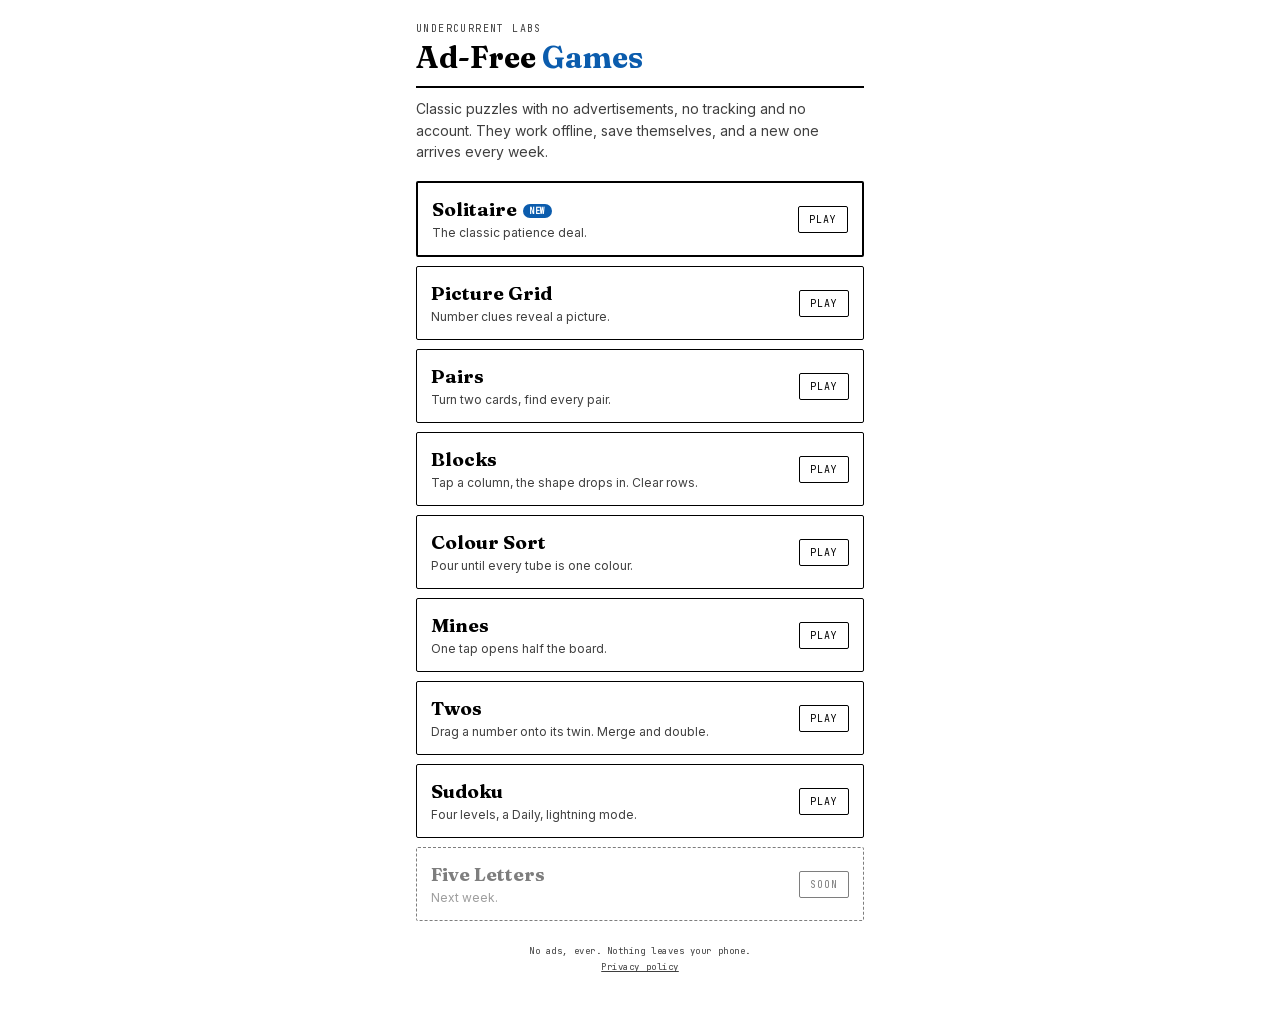
<file: docs/index.html>
<!DOCTYPE html>
<html lang="en"><head><meta charset="UTF-8">
<meta name="viewport" content="width=device-width, initial-scale=1.0">
<title>Undercurrent Labs — Ad-Free Games</title>
<style>
@font-face{font-family:'Fraunces';src:url([data-uri]) format('woff2');font-weight:600 700;font-style:normal;font-display:block}
@font-face{font-family:'Inter';src:url([data-uri]) format('woff2');font-weight:400 700;font-style:normal;font-display:block}
@font-face{font-family:'JetBrains Mono';src:url([data-uri]) format('woff2');font-weight:400 500;font-style:normal;font-display:block}
</style>
<style>
:root{
  --cream:#FCFAF6; --ink:#22201A; --gold:#B08D3E; --gold-deep:#8C6D2C;
  --muted:#8A8578; --line:#E4DECF; --line-strong:#22201A;
  --sel:#F2EAD8; --peer:#F7F3E9; --same:#EADFC4; --err:#A63D2F; --err-bg:#F6E4E0;
  --ok:#4A6B4F; --cellbg:#FFFFFF; --radius:2px;
}
[data-theme="clear"]{
  --cream:#FFFFFF; --ink:#000000; --gold:#0B5CAD; --gold-deep:#084A8C;
  --muted:#3F3F3F; --line:#ABABAB; --sel:#CFE5FB; --peer:#EFF5FB; --same:#B4D6F6;
  --err:#C62828; --err-bg:#FBDCDC; --cellbg:#FFFFFF; --radius:2px;
}
[data-theme="night"]{
  --cream:#171612; --ink:#F2EFE7; --gold:#D2A94E; --gold-deep:#E4C06A;
  --muted:#9A947F; --line:#3A372E; --sel:#3A3320; --peer:#22201A; --same:#4A3E1E;
  --err:#E06552; --err-bg:#46231D; --cellbg:#211F1A; --radius:2px;
}
[data-theme="candy"]{
  --cream:#FFF6E5; --ink:#3D2B56; --gold:#F26B3A; --gold-deep:#D8541F;
  --muted:#8A7AA0; --line:#F0DBB2; --sel:#FFE3B3; --peer:#FFF0D6; --same:#FFD48A;
  --err:#E5484D; --err-bg:#FFE1E1; --cellbg:#FFFFFF; --radius:12px;
}
[data-theme="forest"]{
  --cream:#F2F6EF; --ink:#1E2A20; --gold:#3F6B45; --gold-deep:#2E5133;
  --muted:#6E7C6F; --line:#D3DFD1; --sel:#DCEBDA; --peer:#EDF3EB; --same:#C3DDC0;
  --err:#A63D2F; --err-bg:#F6E4E0; --cellbg:#FFFFFF; --radius:4px;
}
[data-theme="ocean"]{
  --cream:#F1F6FA; --ink:#12242E; --gold:#1C6E8C; --gold-deep:#14556E;
  --muted:#69808C; --line:#CFDFE8; --sel:#D8EBF4; --peer:#EAF3F8; --same:#B7DCEC;
  --err:#B3402F; --err-bg:#F8E3DE; --cellbg:#FFFFFF; --radius:4px;
}
[data-theme="rose"]{
  --cream:#FDF3F3; --ink:#2B1A1E; --gold:#A8455C; --gold-deep:#87344A;
  --muted:#8C7076; --line:#EBD5D8; --sel:#F8E1E6; --peer:#FCEFF1; --same:#F3C9D3;
  --err:#9E3B2F; --err-bg:#F8E2DE; --cellbg:#FFFFFF; --radius:8px;
}
html{background:var(--cream)} *{margin:0;padding:0;box-sizing:border-box}
body{background:var(--cream);color:var(--ink);font-family:'Inter',system-ui,sans-serif;display:flex;justify-content:center}
.hub{width:100%;max-width:480px;padding:22px 16px 40px}
.eyebrow{font-family:'JetBrains Mono',monospace;font-size:10px;letter-spacing:.14em;text-transform:uppercase;color:var(--muted)}
h1{font-family:'Fraunces',serif;font-weight:700;font-size:30px;line-height:1.1;margin:6px 0 10px;border-bottom:2px solid var(--ink);padding-bottom:12px}
h1 span{color:var(--gold)}
.lead{font-size:14px;line-height:1.55;color:var(--muted);margin-bottom:18px}
.game{display:flex;justify-content:space-between;align-items:center;gap:12px;border:1px solid var(--ink);background:var(--cellbg);border-radius:var(--radius);padding:14px;margin-bottom:9px;text-decoration:none;color:var(--ink)}
.game b{font-family:'Fraunces',serif;font-weight:700;font-size:19px;display:block}
.game small{font-size:12px;color:var(--muted)}
.game .go{font-family:'JetBrains Mono',monospace;font-size:10px;letter-spacing:.1em;text-transform:uppercase;border:1px solid var(--ink);padding:6px 10px;border-radius:var(--radius);white-space:nowrap}
.game.new{border-width:2px} .game.soon{opacity:.5;border-style:dashed;pointer-events:none}
.tag{font-family:'JetBrains Mono',monospace;font-size:8px;letter-spacing:.08em;background:var(--gold);color:#fff;border-radius:999px;padding:2px 6px;margin-left:6px;vertical-align:middle}
.foot{text-align:center;font-family:'JetBrains Mono',monospace;font-size:9px;letter-spacing:.06em;color:var(--muted);margin-top:22px;line-height:1.8}
.foot a{color:var(--muted)}
</style></head>
<body><div class="hub">
  <div class="eyebrow">Undercurrent Labs</div>
  <h1>Ad-Free <span>Games</span></h1>
  <p class="lead">Classic puzzles with no advertisements, no tracking and no account. They work offline, save themselves, and a new one arrives every week.</p>
  <div id="list"></div>
  <div class="foot">No ads, ever. Nothing leaves your phone.<br><a href="privacy/">Privacy policy</a></div>
</div>
<script>
/* One line per game. Newest first. status: "new" | "live" | "soon" */
const GAMES = [
  {name:"Solitaire", blurb:"The classic patience deal.",            url:"solitaire/", status:"new"},
  {name:"Picture Grid", blurb:"Number clues reveal a picture.",     url:"grid/",   status:"live"},
  {name:"Pairs",  blurb:"Turn two cards, find every pair.",         url:"pairs/",  status:"live"},
  {name:"Blocks", blurb:"Tap a column, the shape drops in. Clear rows.", url:"blocks/", status:"live"},
  {name:"Colour Sort", blurb:"Pour until every tube is one colour.",  url:"sort/",   status:"live"},
  {name:"Mines",  blurb:"One tap opens half the board.",            url:"mines/",  status:"live"},
  {name:"Twos",   blurb:"Drag a number onto its twin. Merge and double.", url:"twos/", status:"live"},
  {name:"Sudoku", blurb:"Four levels, a Daily, lightning mode.",    url:"../adfreesudoku/", status:"live"},
  {name:"Five Letters", blurb:"Next week.",                         url:"#",       status:"soon"}
];
const FAMILY_HASH = "fc0b91ea84d8294bbaacbaf19726c66b726bd75bb28d8acf3cd7e9646d3e2efc";  /* SHA-256 of the family key; the key itself is not stored here */
function ulHash(s){const K=[],H=[1779033703,-1150833019,1013904242,-1521486534,1359893119,-1694144372,528734635,1541459225];
for(let n=2,c=0;c<64;n++){let p=1;for(let d=2;d*d<=n;d++)if(n%d===0){p=0;break}if(p)K[c++]=(Math.pow(n,1/3)%1)*4294967296|0}
const b=unescape(encodeURIComponent(s)),l=b.length,w=[];for(let i=0;i<l;i++)w[i>>2]|=b.charCodeAt(i)<<(24-(i%4)*8);
w[l>>2]|=0x80<<(24-(l%4)*8);w[((l+8>>6)+1)*16-1]=l*8;
for(let j=0;j<w.length;j+=16){const W=[],a=H.slice();for(let i=0;i<64;i++){if(i<16)W[i]=w[j+i]|0;else{const x=W[i-15],y=W[i-2];
W[i]=(((x>>>7|x<<25)^(x>>>18|x<<14)^x>>>3)+W[i-7]+((y>>>17|y<<15)^(y>>>19|y<<13)^y>>>10)+W[i-16])|0}
const e=a[4],t1=a[7]+((e>>>6|e<<26)^(e>>>11|e<<21)^(e>>>25|e<<7))+((e&a[5])^(~e&a[6]))+K[i]+W[i],o=a[0],
t2=((o>>>2|o<<30)^(o>>>13|o<<19)^(o>>>22|o<<10))+((o&a[1])^(o&a[2])^(a[1]&a[2]));a.pop();a.unshift((t1+t2)|0);a[4]=(a[4]+t1)|0}
for(let i=0;i<8;i++)H[i]=(H[i]+a[i])|0}return H.map(h=>(h>>>0).toString(16).padStart(8,"0")).join("")}
let key = "";
try{ const k = new URLSearchParams(location.search).get("k"); if(k && ulHash(k)===FAMILY_HASH){ key = "?k="+k; localStorage.setItem("ul_pro","true"); }
     document.documentElement.setAttribute("data-theme", JSON.parse(localStorage.getItem("ul_theme")||localStorage.getItem("sdk_theme2")||'"clear"')); }catch(e){ document.documentElement.setAttribute("data-theme","clear"); }
document.getElementById("list").innerHTML = GAMES.map(g =>
  '<a class="game '+g.status+'" href="'+g.url+(g.status==="soon"?"":key)+'"><span><b>'+g.name+(g.status==="new"?'<span class="tag">NEW</span>':'')+'</b><small>'+g.blurb+'</small></span>'+
  '<span class="go">'+(g.status==="soon"?"Soon":"Play")+'</span></a>').join("");
</script></body></html>
</file>
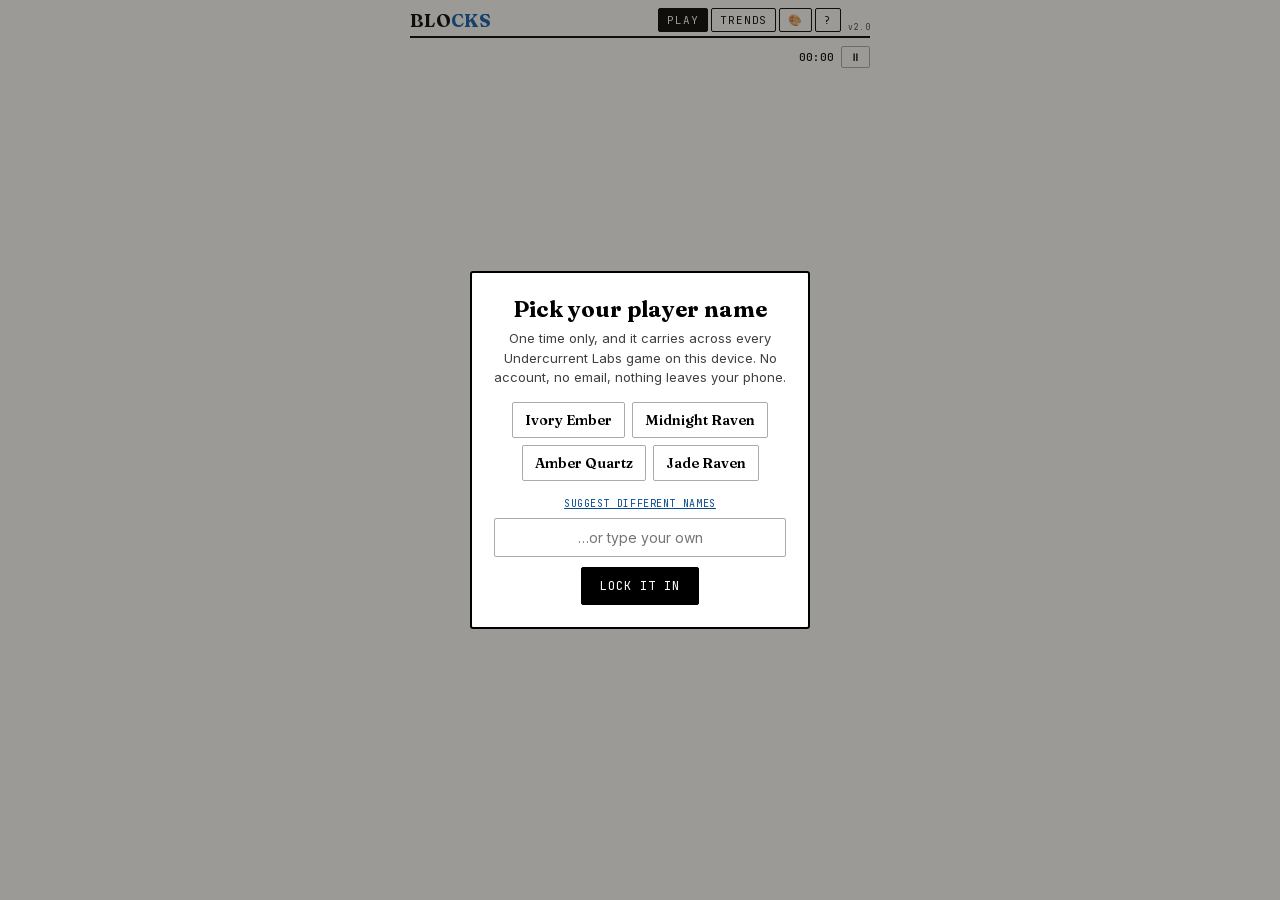
<file: docs/blocks/index.html>
<!DOCTYPE html>
<html lang="en">
<head>
<meta charset="UTF-8">
<meta name="viewport" content="width=device-width, initial-scale=1.0, maximum-scale=1.0, user-scalable=no">
<meta name="theme-color" content="#101820">
<title>Undercurrent Labs Ad-Free Games</title>
<style>
/* ---- fonts, built in so the game looks the same offline ---- */
@font-face{font-family:'Fraunces';src:url([data-uri]) format('woff2');font-weight:600 700;font-style:normal;font-display:block}
@font-face{font-family:'Inter';src:url([data-uri]) format('woff2');font-weight:400 700;font-style:normal;font-display:block}
@font-face{font-family:'JetBrains Mono';src:url([data-uri]) format('woff2');font-weight:400 500;font-style:normal;font-display:block}
</style>
<style>
/* ---- SHELL STYLES (shared, do not edit per game) ---- */
:root{
  --cream:#FCFAF6; --ink:#22201A; --gold:#B08D3E; --gold-deep:#8C6D2C;
  --muted:#8A8578; --line:#E4DECF; --line-strong:#22201A;
  --sel:#F2EAD8; --peer:#F7F3E9; --same:#EADFC4; --err:#A63D2F; --err-bg:#F6E4E0;
  --ok:#4A6B4F; --cellbg:#FFFFFF; --radius:2px;
}
[data-theme="clear"]{
  --cream:#FFFFFF; --ink:#000000; --gold:#0B5CAD; --gold-deep:#084A8C;
  --muted:#3F3F3F; --line:#ABABAB; --sel:#CFE5FB; --peer:#EFF5FB; --same:#B4D6F6;
  --err:#C62828; --err-bg:#FBDCDC; --cellbg:#FFFFFF; --radius:2px;
}
[data-theme="night"]{
  --cream:#171612; --ink:#F2EFE7; --gold:#D2A94E; --gold-deep:#E4C06A;
  --muted:#9A947F; --line:#3A372E; --sel:#3A3320; --peer:#22201A; --same:#4A3E1E;
  --err:#E06552; --err-bg:#46231D; --cellbg:#211F1A; --radius:2px;
}
[data-theme="candy"]{
  --cream:#FFF6E5; --ink:#3D2B56; --gold:#F26B3A; --gold-deep:#D8541F;
  --muted:#8A7AA0; --line:#F0DBB2; --sel:#FFE3B3; --peer:#FFF0D6; --same:#FFD48A;
  --err:#E5484D; --err-bg:#FFE1E1; --cellbg:#FFFFFF; --radius:12px;
}
[data-theme="forest"]{
  --cream:#F2F6EF; --ink:#1E2A20; --gold:#3F6B45; --gold-deep:#2E5133;
  --muted:#6E7C6F; --line:#D3DFD1; --sel:#DCEBDA; --peer:#EDF3EB; --same:#C3DDC0;
  --err:#A63D2F; --err-bg:#F6E4E0; --cellbg:#FFFFFF; --radius:4px;
}
[data-theme="ocean"]{
  --cream:#F1F6FA; --ink:#12242E; --gold:#1C6E8C; --gold-deep:#14556E;
  --muted:#69808C; --line:#CFDFE8; --sel:#D8EBF4; --peer:#EAF3F8; --same:#B7DCEC;
  --err:#B3402F; --err-bg:#F8E3DE; --cellbg:#FFFFFF; --radius:4px;
}
[data-theme="rose"]{
  --cream:#FDF3F3; --ink:#2B1A1E; --gold:#A8455C; --gold-deep:#87344A;
  --muted:#8C7076; --line:#EBD5D8; --sel:#F8E1E6; --peer:#FCEFF1; --same:#F3C9D3;
  --err:#9E3B2F; --err-bg:#F8E2DE; --cellbg:#FFFFFF; --radius:8px;
}
html{background:var(--cream)}
*{margin:0;padding:0;box-sizing:border-box;-webkit-tap-highlight-color:transparent}
button,.chip,.lvl,.ctrl,.tab{touch-action:manipulation}
html,body{height:100%}
body{background:var(--cream);color:var(--ink);font-family:'Inter',system-ui,sans-serif;display:flex;justify-content:center;
  user-select:none;-webkit-user-select:none;overscroll-behavior:none}
.app{width:100%;max-width:480px;padding:8px 10px 10px;display:flex;flex-direction:column;gap:7px}

.masthead{display:flex;align-items:center;justify-content:space-between;border-bottom:2px solid var(--ink);padding-bottom:4px}
.masthead h1{font-family:'Fraunces',serif;font-weight:700;font-size:18px;letter-spacing:.02em;text-transform:uppercase}
.masthead h1 span{color:var(--gold)}
.tabs{display:flex;gap:3px;align-items:center}
.tab{font-family:'JetBrains Mono',monospace;font-size:11px;letter-spacing:.08em;text-transform:uppercase;
  padding:4px 8px;border:1px solid var(--ink);background:transparent;color:var(--ink);cursor:pointer;border-radius:var(--radius)}
.tab.active{background:var(--ink);color:var(--cream)}
.vchip{font-family:'JetBrains Mono',monospace;font-size:8px;letter-spacing:.06em;color:var(--muted);border:none;background:none;cursor:pointer;padding:0 0 0 4px;align-self:flex-end}

.statusbar{display:flex;justify-content:space-between;align-items:center;font-family:'JetBrains Mono',monospace;font-size:11px;color:var(--muted);min-height:24px}
.statusbar b{color:var(--ink);font-weight:500}
#pauseBtn{border:1px solid var(--line);background:var(--cellbg);border-radius:var(--radius);padding:3px 8px;cursor:pointer;font-family:inherit;font-size:11px;color:var(--ink)}

/* The stage is the square the game draws in. It always fits one phone screen with the controls below it. */
.stage-wrap{position:relative;margin:0 auto;width:min(100%, max(250px, calc(100dvh - 265px)))}
#stage{position:relative;width:100%;aspect-ratio:1;touch-action:none}
.pause-veil{position:absolute;inset:0;background:var(--cream);border:2px solid var(--ink);display:none;flex-direction:column;align-items:center;justify-content:center;gap:10px;z-index:30}
.pause-veil.show{display:flex}
.pause-veil p{font-family:'Fraunces',serif;font-weight:600;font-size:20px}

.controls{display:grid;grid-auto-flow:column;grid-auto-columns:1fr;gap:4px}
.ctrl{border:1px solid var(--line);background:var(--cellbg);border-radius:var(--radius);padding:6px 2px;cursor:pointer;
  display:flex;flex-direction:column;align-items:center;gap:2px;color:var(--ink)}
.ctrl svg{width:15px;height:15px;stroke:var(--ink);fill:none;stroke-width:1.6;stroke-linecap:round;stroke-linejoin:round}
.ctrl small{font-family:'JetBrains Mono',monospace;font-size:8px;letter-spacing:.03em;text-transform:uppercase;color:var(--muted);white-space:nowrap}
.ctrl.on{border-color:var(--gold);background:var(--sel)}
.ctrl.on small{color:var(--gold-deep)}
.ctrl.dim{opacity:.35}
.ctrl:active{transform:translateY(1px)}

.veil{position:fixed;inset:0;background:rgba(34,32,26,.45);display:none;align-items:center;justify-content:center;padding:20px;z-index:50}
.veil.show{display:flex}
.card{background:var(--cream);border:2px solid var(--ink);border-radius:calc(var(--radius) + 1px);max-width:340px;width:100%;padding:22px;text-align:center;max-height:92dvh;overflow:auto}
.card h2{font-family:'Fraunces',serif;font-weight:700;font-size:22px;margin-bottom:6px}
.card p{font-size:13px;color:var(--muted);margin-bottom:14px;line-height:1.5}
.lvl-list{display:flex;flex-direction:column;gap:8px;margin-top:6px}
.lvl{border:1px solid var(--ink);background:var(--cellbg);padding:11px;cursor:pointer;border-radius:var(--radius);display:flex;justify-content:space-between;align-items:center;color:var(--ink)}
.lvl b{font-family:'Fraunces',serif;font-weight:600;font-size:16px}
.lvl small{font-family:'JetBrains Mono',monospace;font-size:10px;color:var(--muted)}
.lvl.locked{opacity:.6}
.lvl.picked{border-color:var(--gold);background:var(--sel)}
.btn{border:1px solid var(--ink);background:var(--ink);color:var(--cream);padding:10px 18px;border-radius:var(--radius);cursor:pointer;
  font-family:'JetBrains Mono',monospace;font-size:12px;letter-spacing:.08em;text-transform:uppercase;margin-top:10px}
.btn.ghost{background:transparent;color:var(--ink)}
.big-score{font-family:'Fraunces',serif;font-weight:700;font-size:40px;color:var(--gold);margin:8px 0 2px}
.probadge{font-family:'JetBrains Mono',monospace;font-size:8px;letter-spacing:.08em;background:var(--gold);color:#fff;border-radius:999px;padding:2px 6px;margin-left:5px;vertical-align:middle}
.pay-list{text-align:left;margin:10px 0;font-size:13px;line-height:1.75}
.pay-list div{display:flex;gap:8px}
.pay-list span{color:var(--gold-deep)}
.price{font-family:'Fraunces',serif;font-weight:700;font-size:34px;color:var(--gold);margin:6px 0 0}
.price small{font-size:12px;color:var(--muted);font-family:'Inter',sans-serif;font-weight:400;display:block;margin-top:2px}
.note{font-size:10px;color:var(--muted);line-height:1.5;margin-top:8px}
.chips{display:flex;flex-wrap:wrap;gap:7px;justify-content:center;margin:8px 0 10px}
.chip{border:1px solid var(--line);background:var(--cellbg);border-radius:var(--radius);padding:8px 12px;cursor:pointer;font-family:'Fraunces',serif;font-weight:600;font-size:14px;color:var(--ink)}
.chip.picked{border-color:var(--gold);background:var(--sel);box-shadow:inset 0 0 0 1px var(--gold)}
.linkbtn{background:none;border:none;color:var(--gold-deep);cursor:pointer;font-family:'JetBrains Mono',monospace;font-size:10px;letter-spacing:.06em;text-transform:uppercase;text-decoration:underline;margin-bottom:8px}
.name-input{width:100%;border:1px solid var(--line);border-radius:var(--radius);padding:10px;font-family:'Inter',sans-serif;font-size:14px;text-align:center;background:var(--cellbg);color:var(--ink)}
.name-input:focus{outline:none;border-color:var(--gold)}
.tut-step{font-family:'JetBrains Mono',monospace;font-size:10px;letter-spacing:.1em;color:var(--gold-deep);margin-bottom:4px}
.tut-icon{font-size:30px;margin-bottom:6px}
.upd-list{text-align:left;font-size:12px;line-height:1.6;margin:8px 0 4px}
.upd-list b{font-family:'JetBrains Mono',monospace;font-size:10px;color:var(--gold-deep);display:block;margin-top:8px}
.sw{width:15px;height:15px;border-radius:50%;display:inline-block;border:1px solid rgba(0,0,0,.2);margin-left:4px;vertical-align:middle}
.theme-row .tname{display:flex;flex-direction:column;gap:2px;text-align:left}
.theme-row .tname small{font-family:'Inter',sans-serif;font-size:11px;letter-spacing:0;text-transform:none}

.view{display:none;flex-direction:column;gap:12px}
.view.show{display:flex}
.trend-grid{display:grid;grid-template-columns:1fr 1fr;gap:8px}
.tcard{border:1px solid var(--line);background:var(--cellbg);border-radius:var(--radius);padding:12px}
.tcard small{font-family:'JetBrains Mono',monospace;font-size:9px;letter-spacing:.08em;text-transform:uppercase;color:var(--muted);display:block;margin-bottom:4px}
.tcard b{font-family:'Fraunces',serif;font-size:22px;font-weight:600}
.tcard span{font-size:11px;color:var(--muted)}
.chart-card{border:1px solid var(--line);background:var(--cellbg);border-radius:var(--radius);padding:14px}
.chart-card h3{font-family:'Fraunces',serif;font-weight:600;font-size:15px;margin-bottom:8px}
canvas{width:100%;height:auto;display:block}
.diff-table{width:100%;border-collapse:collapse;font-size:12px}
.diff-table th{font-family:'JetBrains Mono',monospace;font-size:9px;letter-spacing:.08em;text-transform:uppercase;color:var(--muted);text-align:left;padding:6px 4px;border-bottom:1px solid var(--line)}
.diff-table td{padding:7px 4px;border-bottom:1px solid var(--line);font-family:'JetBrains Mono',monospace}
.rank-card{border:2px solid var(--ink);background:var(--cellbg);border-radius:calc(var(--radius) + 1px);padding:16px;text-align:center}
.rank-card .pname{font-family:'Fraunces',serif;font-size:22px;font-weight:700}
.rank-card .rating{font-family:'Fraunces',serif;font-weight:700;font-size:38px;color:var(--gold)}
.rank-card .sub{font-size:11px;color:var(--muted);margin-top:2px}
.empty-note{text-align:center;color:var(--muted);font-size:13px;padding:30px 10px;line-height:1.6}
.footer-note{text-align:center;font-family:'JetBrains Mono',monospace;font-size:9px;letter-spacing:.06em;color:var(--muted);margin-top:4px}

.toast{position:fixed;top:14px;left:50%;transform:translateX(-50%);background:var(--ink);color:var(--cream);padding:10px 16px;border-radius:var(--radius);
  font-family:'JetBrains Mono',monospace;font-size:11px;z-index:90;opacity:0;transition:opacity .25s;pointer-events:none;max-width:92%;text-align:center;line-height:1.5}
.toast.show{opacity:1}

/* Reward beats, shared by every game */
.praise{position:absolute;transform:translate(-50%,-100%);z-index:45;pointer-events:none;white-space:nowrap;font-family:'Fraunces',serif;font-weight:700;font-size:15px;color:var(--gold-deep);
  background:var(--cellbg);border:1px solid var(--gold);border-radius:999px;padding:4px 11px;box-shadow:0 3px 10px rgba(0,0,0,.18);animation:praiseUp .95s ease-out forwards}
.praise.big{font-size:19px;padding:6px 15px;border-width:2px;box-shadow:0 5px 18px rgba(0,0,0,.26);animation-duration:1.2s}
@keyframes praiseUp{0%{opacity:0;margin-top:4px}18%{opacity:1}75%{opacity:1}100%{opacity:0;margin-top:-36px}}
@keyframes ulpop{0%{transform:scale(.6)}70%{transform:scale(1.15)}100%{transform:scale(1)}}
.ul-pop{animation:ulpop .18s ease-out}
@keyframes ulsweep{0%{filter:brightness(1)}40%{filter:brightness(1.18) saturate(1.5)}100%{filter:brightness(1)}}
.ul-sweep{animation:ulsweep .55s ease-out}
@keyframes ulshake{0%,100%{transform:translateX(0)}25%{transform:translateX(-5px)}75%{transform:translateX(5px)}}
.ul-shake{animation:ulshake .22s ease-in-out}
@media (prefers-reduced-motion: reduce){.praise,.ul-pop,.ul-sweep,.ul-shake{animation-duration:.01s}}

/* ==== GAME STYLES START ==== */
/* Ad Free Blocks. Theme tokens only: each shape family is a different shade of the theme colour. */
.bk-wrap{position:absolute;inset:0}
.bk-board{position:absolute;inset:0;display:grid;grid-template-columns:repeat(var(--n),1fr);grid-template-rows:repeat(var(--n),1fr);gap:3px;padding:5px;
  border:2px solid var(--ink);border-radius:calc(var(--radius) + 6px);background:color-mix(in srgb, var(--gold) 12%, var(--cellbg))}
.bk-cell{position:relative;border-radius:calc(var(--radius) + 3px);background:color-mix(in srgb, var(--gold) 4%, var(--cellbg));
  box-shadow:inset 0 0 0 1px color-mix(in srgb, var(--gold) 16%, var(--cellbg))}
.bk-cell.on,.bk-piece i{box-shadow:inset 0 -3px 0 color-mix(in srgb, var(--gold-deep) 55%, transparent), inset 0 2px 0 color-mix(in srgb, var(--cellbg) 45%, transparent)}
.bk-cell.f0,.bk-piece.f0 i{background:color-mix(in srgb, var(--gold) 38%, var(--cellbg))}
.bk-cell.f1,.bk-piece.f1 i{background:color-mix(in srgb, var(--gold) 55%, var(--cellbg))}
.bk-cell.f2,.bk-piece.f2 i{background:color-mix(in srgb, var(--gold) 72%, var(--cellbg))}
.bk-cell.f3,.bk-piece.f3 i{background:color-mix(in srgb, var(--gold) 88%, var(--cellbg))}
.bk-cell.f4,.bk-piece.f4 i{background:color-mix(in srgb, var(--gold-deep) 92%, var(--ink))}
.bk-cell.ghost{background:color-mix(in srgb, var(--gold) 26%, var(--cellbg));box-shadow:inset 0 0 0 2px var(--gold-deep)}
.bk-cell.clearing{outline:2px solid var(--gold-deep);outline-offset:-1px}
.bk-cell.clearing.on{background:color-mix(in srgb, var(--gold) 45%, var(--cellbg))}
.bk-cell.bk-gone::after{content:"";position:absolute;inset:0;border-radius:inherit;background:var(--gold);animation:bk-gone .24s ease-out forwards}
@keyframes bk-gone{from{opacity:.95;transform:scale(1)}to{opacity:0;transform:scale(.35)}}
/* the queue under the board: the shape to drop now, and the next ones */
.bk-queue{display:grid;grid-template-columns:1.5fr 1fr 1fr;gap:6px;margin-top:6px}
.bk-queue:has(.hold){grid-template-columns:1.4fr 1fr 1fr 1fr}
.bk-q{position:relative;height:118px;display:flex;align-items:center;justify-content:center;border:1px solid var(--line);border-radius:calc(var(--radius) + 4px);background:var(--cellbg)}
.bk-q.now{border:2px solid var(--gold-deep)}
.bk-q.hold{border-style:dashed}
.bk-q small{position:absolute;top:5px;left:0;right:0;text-align:center;font-family:'JetBrains Mono',monospace;font-size:10px;letter-spacing:.08em;color:var(--muted)}
.bk-q.now small{color:var(--gold-deep);font-weight:700}
.bk-piece{--cs:15px;display:grid;grid-template-columns:repeat(var(--w),var(--cs));grid-template-rows:repeat(var(--h),var(--cs));gap:2px;pointer-events:none;margin-top:10px}
.bk-q.now .bk-piece{--cs:21px}
.bk-piece i{border-radius:calc(var(--radius) + 2px)}
.bk-board{touch-action:none;cursor:pointer}
/* the falling shape */
.bk-fall{position:absolute;z-index:4;margin:0;gap:3px;animation:bk-fall linear both}
@keyframes bk-fall{from{transform:translateY(var(--from))}to{transform:translateY(0)}}
@media (max-height:760px){.bk-q{height:96px}.bk-q.now .bk-piece{--cs:17px}.bk-piece{--cs:12px}}
@media (max-height:660px){.bk-q{height:82px}.bk-q.now .bk-piece{--cs:14px}.bk-piece{--cs:10px}}
@media (prefers-reduced-motion: reduce){.bk-cell.bk-gone::after,.bk-fall{animation-duration:.01s !important}}
/* ==== GAME STYLES END ==== */
</style>
</head>
<body>
<div class="app">
  <div class="masthead">
    <h1 id="ulTitle"></h1>
    <div class="tabs">
      <button class="tab active" id="tabPlay">Play</button>
      <button class="tab" id="tabTrends">Trends</button>
      <button class="tab" id="themeBtn" title="Themes">🎨</button>
      <button class="tab" id="helpBtn" title="How to play">?</button>
      <button class="vchip" id="verChip" title="Version"></button>
      <button class="tab" id="proChip" title="Pro" style="display:none">★</button>
    </div>
  </div>

  <div class="view show" id="viewPlay">
    <div class="statusbar">
      <span id="ulLevel"></span>
      <span id="ulStatA"></span>
      <span id="ulStatB"></span>
      <span><b id="ulTimer">00:00</b> <button id="pauseBtn">⏸</button></span>
    </div>
    <div class="stage-wrap" id="stageWrap">
      <div id="stage"></div>
      <div class="pause-veil" id="pauseVeil">
        <p>Paused</p>
        <button class="btn" id="resumeBtn">Resume</button>
        <button class="btn ghost" id="pauseRestart">Restart this game</button>
      </div>
    </div>
    <div class="controls" id="controls"></div>
    <div id="below"></div>
  </div>

  <div class="view" id="viewTrends">
    <div id="trendsBody"></div>
    <div class="footer-note" id="footNote"></div>
  </div>
</div>

<div class="toast" id="toast"></div>

<div class="veil" id="lvlVeil"><div class="card">
  <h2>New game</h2>
  <p id="lvlBlurb"></p>
  <div class="lvl-list" id="lvlList"></div>
  <button class="btn ghost" id="lvlCancel">Cancel</button>
</div></div>

<div class="veil" id="endVeil"><div class="card">
  <h2 id="endTitle"></h2>
  <div class="big-score" id="endScore"></div>
  <p id="endDetail"></p>
  <button class="btn" id="waShare">Share on WhatsApp</button>
  <button class="btn ghost" id="endNew">New game</button>
  <button class="btn ghost" id="endClose">View the board</button>
</div></div>

<div class="veil" id="nameVeil"><div class="card">
  <h2>Pick your player name</h2>
  <p>One time only, and it carries across every Undercurrent Labs game on this device. No account, no email, nothing leaves your phone.</p>
  <div class="chips" id="nameChips"></div>
  <button class="linkbtn" id="reroll">Suggest different names</button>
  <input class="name-input" id="nameInput" maxlength="20" placeholder="…or type your own">
  <button class="btn" id="nameSave">Lock it in</button>
</div></div>

<div class="veil" id="tutVeil"><div class="card">
  <div class="tut-step" id="tutStep"></div>
  <div class="tut-icon" id="tutIcon"></div>
  <h2 id="tutTitle"></h2>
  <p id="tutBody"></p>
  <button class="btn" id="tutNext">Next</button>
  <button class="btn ghost" id="tutSkip">Skip</button>
</div></div>

<div class="veil" id="themeVeil"><div class="card">
  <h2>Theme</h2>
  <p>Your choice carries across every Undercurrent Labs game.</p>
  <div class="lvl-list" id="themeList"></div>
  <button class="btn" id="themeDone">Done</button>
</div></div>

<div class="veil" id="proVeil"><div class="card">
  <h2 id="proTitle">Pro</h2>
  <p id="proWhy"></p>
  <div class="pay-list" id="proPerks"></div>
  <div class="price" id="proPrice"></div>
  <button class="btn" id="proBuy">Unlock Pro</button>
  <div class="note" id="webNote" style="display:none">Pro unlocks are handled by Google Play, so they're available in the Android app.</div>
  <button class="btn ghost" id="proRestore">Restore purchase</button>
  <button class="btn ghost" id="proClose">Not now</button>
</div></div>

<div class="veil" id="verVeil"><div class="card">
  <h2 id="verTitle"></h2>
  <p>Ad-free, offline, private. Made by Undercurrent Labs.</p>
  <div class="upd-list" id="verNotes"></div>
  <button class="btn" id="verGoPro">Unlock Pro</button>
  <button class="btn ghost" id="verReset">Reset scores &amp; start clean</button>
  <button class="btn ghost" id="verClose">Close</button>
</div></div>

<script>
"use strict";
/* =====================================================================
   UNDERCURRENT LABS — AD-FREE GAMES SHELL  (shared by every game)
   Do not edit per game. A game supplies a GAME object (see GAME CONTRACT
   in the game section below) and draws inside #stage. Everything else —
   player name, themes, Pro, saving, timer, trends, rewards, sharing,
   tutorial, versioning — lives here.
   ===================================================================== */
const SHELL_VERSION = "1.0";
/* Family unlock: only a SHA-256 fingerprint of the key lives here, never the key itself. */
const FAMILY_HASH = "fc0b91ea84d8294bbaacbaf19726c66b726bd75bb28d8acf3cd7e9646d3e2efc";
function ulHash(s){const K=[],H=[1779033703,-1150833019,1013904242,-1521486534,1359893119,-1694144372,528734635,1541459225];
for(let n=2,c=0;c<64;n++){let p=1;for(let d=2;d*d<=n;d++)if(n%d===0){p=0;break}if(p)K[c++]=(Math.pow(n,1/3)%1)*4294967296|0}
const b=unescape(encodeURIComponent(s)),l=b.length,w=[];for(let i=0;i<l;i++)w[i>>2]|=b.charCodeAt(i)<<(24-(i%4)*8);
w[l>>2]|=0x80<<(24-(l%4)*8);w[((l+8>>6)+1)*16-1]=l*8;
for(let j=0;j<w.length;j+=16){const W=[],a=H.slice();for(let i=0;i<64;i++){if(i<16)W[i]=w[j+i]|0;else{const x=W[i-15],y=W[i-2];
W[i]=(((x>>>7|x<<25)^(x>>>18|x<<14)^x>>>3)+W[i-7]+((y>>>17|y<<15)^(y>>>19|y<<13)^y>>>10)+W[i-16])|0}
const e=a[4],t1=a[7]+((e>>>6|e<<26)^(e>>>11|e<<21)^(e>>>25|e<<7))+((e&a[5])^(~e&a[6]))+K[i]+W[i],o=a[0],
t2=((o>>>2|o<<30)^(o>>>13|o<<19)^(o>>>22|o<<10))+((o&a[1])^(o&a[2])^(a[1]&a[2]));a.pop();a.unshift((t1+t2)|0);a[4]=(a[4]+t1)|0}
for(let i=0;i<8;i++)H[i]=(H[i]+a[i])|0}return H.map(h=>(h>>>0).toString(16).padStart(8,"0")).join("")}
const $ = id => document.getElementById(id);

const store = (() => {
  let mem = {}, ok = false;
  try { localStorage.setItem("__t","1"); localStorage.removeItem("__t"); ok = true; } catch(e){ ok = false; }
  return {
    get(k, fb){ try { if(ok){ const v = localStorage.getItem(k); return v==null ? fb : JSON.parse(v); } } catch(e){} return (k in mem) ? mem[k] : fb; },
    set(k, v){ try { if(ok){ localStorage.setItem(k, JSON.stringify(v)); return; } } catch(e){} mem[k] = v; }
  };
})();

const UL = {};
UL.store = store;
UL.kv    = (k, fb) => store.get("ul_"+GAME.id+"_"+k, fb);      // storage scoped to this game
UL.setKv = (k, v)  => store.set("ul_"+GAME.id+"_"+k, v);

/* ---------- seeded randomness: every game is replayable from its seed ---------- */
function mulberry(seed){
  return { s: seed|0, next(){ this.s = (this.s + 0x6D2B79F5)|0; let t = Math.imul(this.s ^ this.s>>>15, 1|this.s);
    t = t + Math.imul(t ^ t>>>7, 61|t) ^ t; return ((t ^ t>>>14)>>>0) / 4294967296; } };
}
UL.rng = mulberry(1);
UL.random  = () => UL.rng.next();
UL.rnd     = n => Math.floor(UL.rng.next()*n);
UL.pick    = a => a[UL.rnd(a.length)];
UL.shuffle = a => { a = a.slice(); for(let i=a.length-1;i>0;i--){ const j=UL.rnd(i+1); [a[i],a[j]]=[a[j],a[i]]; } return a; };
function strHash(s){ let h=2166136261; for(let i=0;i<s.length;i++){ h^=s.charCodeAt(i); h=Math.imul(h,16777619); } return h>>>0; }
UL.dailyNum = () => { const d=new Date(); return Math.floor((Date.UTC(d.getFullYear(),d.getMonth(),d.getDate())-Date.UTC(2026,0,1))/86400000)+1; };
const dailySeed = n => ((strHash(GAME.id)%100000)*7919 + n*2654435761) % 2147483647 | 0;

/* ---------- small utilities ---------- */
UL.fmtTime = sec => String(Math.floor(sec/60)).padStart(2,"0")+":"+String(sec%60).padStart(2,"0");
const BZ = { tap:10, act:15, err:180, wow:[16,38,24], win:[40,60,40,60,180] };
UL.buzz = p => { const v = (typeof p==="string") ? BZ[p] : p; if(navigator.vibrate){ try{ navigator.vibrate(v); }catch(e){} } };
let toastTimer = null;
UL.toast = (msg, ms) => { const t=$("toast"); t.textContent=msg; t.classList.add("show"); clearTimeout(toastTimer); toastTimer=setTimeout(()=>t.classList.remove("show"), ms||2600); };
const animOnce = (el, cls) => { if(!el) return; el.classList.remove(cls); void el.offsetWidth; el.classList.add(cls);
  el.addEventListener("animationend", ()=>el.classList.remove(cls), {once:true}); };
UL.pop   = el => animOnce(el, "ul-pop");
UL.shake = el => animOnce(el, "ul-shake");
UL.sweep = (els, stepMs) => { [...els].forEach((el,i)=>{ if(!el) return; el.style.animationDelay=(i*(stepMs==null?32:stepMs))+"ms"; animOnce(el,"ul-sweep");
  el.addEventListener("animationend", ()=>{ el.style.animationDelay=""; }, {once:true}); }); };
UL.isNative = () => !!(window.Capacitor && window.Capacitor.isNativePlatform && window.Capacitor.isNativePlatform());

/* ---------- reward beats ---------- */
const PRAISE = {
  1:{odds:0.30, icon:"",   words:["Nice","Clean","Tidy","Neat","Smooth","Crisp","Steady"]},
  2:{odds:0.60, icon:"✦",  words:["Sharp","Slick","Good eye","Well spotted","Eagle-eyed","Nicely seen","Keen"]},
  3:{odds:1,    icon:"💎", words:["Clever","Intelligent","Shrewd","Astute","Incisive","Canny","Crafty"]},
  4:{odds:1,    icon:"🔥", big:1, words:["Genius!","Brilliant!","Masterful!","Outstanding!","Remarkable!","Virtuoso!","Inspired!"]}
};
let lastWord = "", lastBadgeAt = 0;
/* target: an element inside the stage, or {x,y} in px relative to the stage wrap */
UL.badge = (target, text, big, hold) => {
  const wrap = $("stageWrap"); if(!wrap) return;
  wrap.querySelectorAll(".praise").forEach(e=>e.remove());            // one at a time, newest wins
  const el = document.createElement("div");
  el.className = "praise"+(big?" big":""); el.textContent = text;
  const wr = wrap.getBoundingClientRect();
  let x = wr.width/2, y = wr.height*0.3;
  try{
    if(target && target.getBoundingClientRect){ const r=target.getBoundingClientRect(); x=r.left-wr.left+r.width/2; y=r.top-wr.top; }
    else if(target && typeof target.x==="number"){ x=target.x; y=target.y; }
  }catch(e){}
  el.style.left = x+"px"; el.style.top = y+"px";
  wrap.appendChild(el);
  try{
    const br = el.getBoundingClientRect(), pad = 6; let shift = 0;
    if(br.left < wr.left+pad)   shift = (wr.left+pad) - br.left;
    if(br.right > wr.right-pad) shift = (wr.right-pad) - br.right;
    if(shift) el.style.left = (x+shift)+"px";
    if(y < br.height+pad) el.style.top = (br.height+pad)+"px";
  }catch(e){}
  lastBadgeAt = Date.now();
  setTimeout(()=>el.remove(), hold || (big?1250:1000));
};
/* tier 1 = routine good move … tier 4 = measurably hard. Tiers 1-2 are throttled, 3-4 always show. */
UL.praise = (target, tier) => {
  const P = PRAISE[tier]; if(!P) return false;
  const now = Date.now();
  if(P.odds < 1){ if(Math.random() > P.odds) return false; if(now-lastBadgeAt < 1600) return false; }
  let w = P.words[Math.floor(Math.random()*P.words.length)], g = 0;
  while(w===lastWord && g++<6) w = P.words[Math.floor(Math.random()*P.words.length)];
  lastWord = w;
  if(P.big) UL.buzz("wow");
  UL.badge(target, (P.icon?P.icon+" ":"")+w, P.big);
  return true;
};
/* a rare, named moment: "✨ Row and box complete", "✨ 512!" */
UL.milestone = (target, text) => { UL.buzz("wow"); UL.badge(target, "✨ "+text, true, 1300); };
UL.confetti = () => {
  const wrap = $("stageWrap"), cv = document.createElement("canvas");
  cv.style.cssText = "position:absolute;inset:0;width:100%;height:100%;pointer-events:none;z-index:40";
  cv.width = wrap.clientWidth||360; cv.height = wrap.clientHeight||360; wrap.appendChild(cv);
  const ctx = cv.getContext && cv.getContext("2d"); if(!ctx){ cv.remove(); return; }
  const css = getComputedStyle(document.documentElement);
  const cols = [css.getPropertyValue("--gold"), css.getPropertyValue("--err"), "#4A6B4F", "#0B5CAD", "#7C4DFF"].map(s=>s.trim()||"#B08D3E");
  const P = []; for(let i=0;i<90;i++) P.push({x:Math.random()*cv.width, y:-10-Math.random()*90, vy:2+Math.random()*3, vx:-1+Math.random()*2, s:3+Math.random()*4, c:cols[i%cols.length], r:Math.random()*6.3});
  let t = 0; const id = setInterval(()=>{ t++; ctx.clearRect(0,0,cv.width,cv.height);
    for(const p of P){ p.x+=p.vx; p.y+=p.vy; p.r+=.1; ctx.save(); ctx.translate(p.x,p.y); ctx.rotate(p.r); ctx.fillStyle=p.c; ctx.fillRect(-p.s/2,-p.s/2,p.s,p.s*1.6); ctx.restore(); }
    if(t>110){ clearInterval(id); cv.remove(); } }, 16);
};

/* ---------- Pro ---------- */
let PRO = store.get("ul_pro", false) || store.get("sdk_pro", false);
(function familyUnlock(){ try{ const k = new URLSearchParams(location.search).get("k");
  if(k && ulHash(k)===FAMILY_HASH){ PRO = true; store.set("ul_pro", true); history.replaceState(null, "", location.pathname); } }catch(e){} })();
UL.isPro = () => !!PRO;
function applyPro(){
  document.body.classList.toggle("pro", UL.isPro());
  $("proChip").style.display = UL.isPro() ? "" : "none";
  $("webNote").style.display = (!UL.isNative() && !UL.isPro()) ? "" : "none";
}
function grantPro(){ PRO = true; store.set("ul_pro", true); applyPro(); $("proVeil").classList.remove("show");
  UL.toast("Pro unlocked. Thank you — enjoy the full game."); if(GAME.onPro) GAME.onPro(); }
UL.paywall = reason => {
  $("proTitle").textContent = GAME.name+" Pro";
  $("proWhy").textContent = reason || "No ads in either version — Pro opens the rest of the game. One payment, no subscription.";
  $("proPerks").innerHTML = (GAME.proPerks||[]).map((p,i)=>"<div><span>✓</span>"+(i===0?"<b>"+p+"</b>":p)+"</div>").join("");
  $("proPrice").innerHTML = (GAME.price||"₹99")+"<small>one-time · includes every future update</small>";
  pauseGame(); $("proVeil").classList.add("show");
};
/* use at the top of any Pro-only action:  if(!UL.requirePro("Unlimited undo is part of Pro.")) return; */
UL.requirePro = reason => { if(UL.isPro()) return true; UL.paywall(reason); return false; };
const Billing = {
  async purchase(sku){
    if(window.PlayBilling && window.PlayBilling.purchase) return await window.PlayBilling.purchase(sku);
    if(UL.isNative()){ UL.toast("Pro isn't on sale yet — coming in the next update."); return false; }
    const localDev = ["localhost","127.0.0.1","::1"].includes(location.hostname) || location.protocol==="file:";
    if(localDev) return confirm("[Local build] Simulate a successful purchase for testing?");
    UL.toast("Pro is available in the Android app on Google Play."); return false;
  },
  async restore(){
    if(window.PlayBilling && window.PlayBilling.restore) return await window.PlayBilling.restore();
    UL.toast(UL.isNative() ? "Pro isn't on sale yet — coming in the next update." : "Purchases are restored in the Android app on Google Play."); return false;
  }
};
$("proClose").addEventListener("click", ()=>$("proVeil").classList.remove("show"));
$("proBuy").addEventListener("click", async ()=>{ try{ if(await Billing.purchase(GAME.sku||"ul_pro_unlock")) grantPro(); }catch(e){ UL.toast("Purchase could not be completed."); } });
$("proRestore").addEventListener("click", async ()=>{ try{ if(await Billing.restore()) grantPro(); }catch(e){ UL.toast("Could not reach Google Play."); } });
$("proChip").addEventListener("click", ()=>UL.toast("Pro is active on this device. Thank you."));

/* ---------- themes (shared across games) ---------- */
const THEMES = [
  {id:"clear",   name:"Clear",        desc:"Big contrast, easy reading", sw:["#FFFFFF","#0B5CAD","#000000"]},
  {id:"classic", name:"Classic Gold", desc:"Warm and calm", sw:["#FCFAF6","#B08D3E","#22201A"]},
  {id:"night",   name:"Night",        desc:"Easy on the eyes after dark", sw:["#171612","#D2A94E","#F2EFE7"]},
  {id:"candy",   name:"Candy",        desc:"Bright and fun for kids", sw:["#FFF6E5","#F26B3A","#3D2B56"]},
  {id:"forest",  name:"Forest", pro:1, desc:"Deep green, low glare", sw:["#F2F6EF","#3F6B45","#1E2A20"]},
  {id:"ocean",   name:"Ocean",  pro:1, desc:"Cool blues, calm focus", sw:["#F1F6FA","#1C6E8C","#12242E"]},
  {id:"rose",    name:"Rose",   pro:1, desc:"Soft and warm", sw:["#FDF3F3","#A8455C","#2B1A1E"]},
];
function applyTheme(id){
  const t = THEMES.find(x=>x.id===id); if(!t || (t.pro && !UL.isPro())) id = "clear";
  document.documentElement.setAttribute("data-theme", id); store.set("ul_theme", id);
  document.querySelectorAll(".theme-row").forEach(r=>r.classList.toggle("picked", r.dataset.t===id));
  if(GAME.onTheme) GAME.onTheme(id);
  if($("viewTrends").classList.contains("show")) renderTrends();
}
function buildThemeList(){
  const list = $("themeList"); list.innerHTML = "";
  for(const t of THEMES){
    const locked = t.pro && !UL.isPro(), b = document.createElement("button");
    b.className = "lvl theme-row"+(locked?" locked":""); b.dataset.t = t.id;
    b.innerHTML = '<span class="tname"><b>'+t.name+(t.pro?'<span class="probadge">PRO</span>':'')+'</b><small>'+t.desc+'</small></span><span>'+
      (locked ? "🔒" : t.sw.map(c=>'<span class="sw" style="background:'+c+'"></span>').join(""))+'</span>';
    b.addEventListener("click", ()=>{ if(locked){ $("themeVeil").classList.remove("show"); UL.paywall("Forest, Ocean and Rose are Pro themes."); return; } applyTheme(t.id); });
    list.appendChild(b);
  }
}
$("themeBtn").addEventListener("click", ()=>{ buildThemeList(); applyTheme(document.documentElement.getAttribute("data-theme")||"clear"); $("themeVeil").classList.add("show"); });
$("themeDone").addEventListener("click", ()=>$("themeVeil").classList.remove("show"));

/* ---------- player name (shared across games) ---------- */
let profile = store.get("ul_profile", null) || store.get("sdk_profile", null);
UL.playerName = () => profile ? profile.name : "Player";
const ADJ = ["Blue","Crimson","Indigo","Golden","Silver","Emerald","Cobalt","Amber","Ivory","Onyx","Scarlet","Teal","Violet","Copper","Jade","Slate","Coral","Saffron","Pearl","Midnight"];
const NOUN = ["Tokai","Falcon","Panther","Lotus","Comet","Harbour","Summit","Willow","Orchid","Raven","Tiger","Heron","Cedar","Nimbus","Ember","Delta","Quartz","Mango","Monsoon","Peak"];
let chosenChip = "";
function fillChips(){
  chosenChip = ""; const wrap = $("nameChips"); wrap.innerHTML = ""; const seen = new Set();
  while(seen.size < 4) seen.add(ADJ[Math.floor(Math.random()*ADJ.length)]+" "+NOUN[Math.floor(Math.random()*NOUN.length)]);
  for(const nm of seen){ const b = document.createElement("button"); b.className = "chip"; b.textContent = nm;
    b.addEventListener("click", ()=>{ chosenChip = nm; $("nameInput").value = ""; wrap.querySelectorAll(".chip").forEach(c=>c.classList.toggle("picked", c===b)); });
    wrap.appendChild(b); }
}
$("reroll").addEventListener("click", fillChips);
$("nameInput").addEventListener("input", ()=>{ chosenChip = ""; $("nameChips").querySelectorAll(".chip").forEach(c=>c.classList.remove("picked")); });
$("nameSave").addEventListener("click", ()=>{
  const name = ($("nameInput").value.trim() || chosenChip).replace(/\s+/g," ").slice(0,20); if(name.length < 3) return;
  profile = {name, created:Date.now()}; store.set("ul_profile", profile); $("nameVeil").classList.remove("show"); afterName();
});

/* ---------- tutorial ---------- */
const COMMON_TUT = [
  {icon:"↻", title:"Start over", body:"Pause, or tap New game, and choose Restart to replay the very same game from the beginning."},
  {icon:"⏸️", title:"Leave anytime", body:"Your game saves itself. Close the app and come back whenever — it will be waiting exactly where you left it."}
];
let tutIdx = 0, tutAfter = null, tutSteps = [];
function showTutorial(after){ tutSteps = (GAME.tutorial||[]).concat(COMMON_TUT); tutIdx = 0; tutAfter = after||null; renderTut(); $("tutVeil").classList.add("show"); }
function renderTut(){ const s = tutSteps[tutIdx]; $("tutStep").textContent = (tutIdx+1)+" / "+tutSteps.length; $("tutIcon").textContent = s.icon;
  $("tutTitle").textContent = s.title; $("tutBody").textContent = s.body; $("tutNext").textContent = tutIdx===tutSteps.length-1 ? "Let's play" : "Next"; }
function endTut(){ $("tutVeil").classList.remove("show"); UL.setKv("tut", true); if(tutAfter){ const f = tutAfter; tutAfter = null; f(); } }
$("tutNext").addEventListener("click", ()=>{ tutIdx++; if(tutIdx >= tutSteps.length) endTut(); else renderTut(); });
$("tutSkip").addEventListener("click", endTut);
$("helpBtn").addEventListener("click", ()=>{ pauseGame(); showTutorial(null); });

/* ---------- the running game ---------- */
UL.cur = null;                    // {level, daily, seed, sec, score, over, paused}
let wakeLock = null;
async function keepAwake(){ try{ if(navigator.wakeLock && !wakeLock){ wakeLock = await navigator.wakeLock.request("screen"); wakeLock.addEventListener("release", ()=>{ wakeLock = null; }); } }catch(e){ wakeLock = null; } }
function releaseWake(){ try{ if(wakeLock){ wakeLock.release(); wakeLock = null; } }catch(e){} }
const levelOf = id => GAME.levels.find(l=>l.id===id) || GAME.levels[0];
UL.setScore = n => { if(UL.cur) UL.cur.score = n; $("ulStatB").innerHTML = "Score <b>"+n+"</b>"; };
UL.addScore = n => UL.setScore((UL.cur?UL.cur.score:0)+n);
UL.setStat  = html => { $("ulStatA").innerHTML = html||""; };             // the game's own status slot
function tickLabel(){ $("ulTimer").textContent = UL.fmtTime(UL.cur ? UL.cur.sec : 0); }

const ICONS = {
  undo:'<path d="M9 14L4 9l5-5"/><path d="M4 9h11a5 5 0 0 1 0 10h-3"/>',
  erase:'<path d="M20 20H8L3 15a2 2 0 0 1 0-3l8-8a2 2 0 0 1 3 0l6 6a2 2 0 0 1 0 3l-6 7"/>',
  pencil:'<path d="M17 3a2.8 2.8 0 1 1 4 4L7.5 20.5 2 22l1.5-5.5Z"/>',
  bolt:'<path d="M13 2L4 14h6l-1 8 9-12h-6l1-8z"/>',
  hint:'<path d="M9 18h6"/><path d="M10 22h4"/><path d="M12 2a7 7 0 0 1 4.9 12 5 5 0 0 0-1.4 2.5V18h-7v-1.5A5 5 0 0 0 7.1 14 7 7 0 0 1 12 2z"/>',
  fresh:'<path d="M21 12a9 9 0 1 1-2.64-6.36"/><path d="M21 3v6h-6"/>',
  flag:'<path d="M5 22V4"/><path d="M5 4h12l-2 4 2 4H5"/>',
  shuffle:'<path d="M16 3h5v5"/><path d="M4 20L21 3"/><path d="M21 16v5h-5"/><path d="M15 15l6 6"/><path d="M4 4l5 5"/>'
};
/* add a button to the control row. Returns the element; el.setLabel("Undo 2") updates its caption. */
UL.ctrl = ({icon, label, onTap}) => {
  const b = document.createElement("button"); b.className = "ctrl";
  b.innerHTML = '<svg viewBox="0 0 24 24">'+(ICONS[icon]||ICONS.fresh)+'</svg><small></small>';
  b.setLabel = t => { b.querySelector("small").textContent = t; }; b.setLabel(label);
  b.addEventListener("pointerdown", e=>{ e.preventDefault(); UL.buzz("tap"); if(UL.cur && UL.cur.paused) return; onTap(b); });
  $("controls").appendChild(b); return b;
};

UL.start = (levelId, opts) => {
  opts = opts||{};
  const lvl = levelOf(levelId), sv = opts.restore||null;
  const seed = sv ? sv.seed : (opts.seed!=null ? opts.seed : (opts.daily ? dailySeed(opts.daily) : (Math.random()*2147483647)|0));
  UL.cur = {level:lvl.id, daily:opts.daily||null, seed, sec:0, score:0, over:false, paused:false};
  UL.rng = mulberry(seed); lastBadgeAt = 0;
  $("stage").innerHTML = ""; $("controls").innerHTML = ""; $("below").innerHTML = "";
  $("stageWrap").querySelectorAll(".praise,canvas").forEach(e=>e.remove());
  $("ulLevel").innerHTML = "<b>"+(UL.cur.daily ? "Daily #"+UL.cur.daily : lvl.name)+"</b>";
  $("ulTimer").style.visibility = (GAME.timer===false || lvl.timer===false) ? "hidden" : "";
  UL.setScore(0); UL.setStat("");
  $("pauseVeil").classList.remove("show"); $("endVeil").classList.remove("show");
  GAME.start({level:lvl, daily:UL.cur.daily, restore: sv ? sv.state : null});
  UL.ctrl({icon:"fresh", label:"New game", onTap:()=>showLevelPicker()});
  if(sv){ UL.cur.sec = sv.sec||0; UL.setScore(sv.score||0); UL.rng.s = sv.rng|0; UL.cur.paused = true; $("pauseVeil").classList.add("show"); }
  else { keepAwake(); UL.save(); }
  tickLabel();
};
UL.save = () => {
  if(!UL.cur || UL.cur.over){ UL.setKv("save", null); return; }
  let state = null; try{ state = GAME.serialize(); }catch(e){ return; }
  UL.setKv("save", {level:UL.cur.level, daily:UL.cur.daily, seed:UL.cur.seed, sec:UL.cur.sec, score:UL.cur.score, rng:UL.rng.s, state});
};
UL.restart = () => {
  if(!UL.cur) return;
  if(!UL.cur.over && UL.cur.sec > 20 && !confirm("Restart this game?\n\nThe same game starts over — your progress, score and timer all reset.")) return;
  $("lvlVeil").classList.remove("show");
  UL.start(UL.cur.level, {daily:UL.cur.daily, seed:UL.cur.seed});
  UL.toast("Same game, fresh start.");
};
setInterval(()=>{ const c = UL.cur; if(c && !c.paused && !c.over){ c.sec++; tickLabel(); if(c.sec%5===0) UL.save(); } }, 1000);

function pauseGame(){ const c = UL.cur; if(!c || c.over || c.paused) return; c.paused = true; $("pauseVeil").classList.add("show"); releaseWake(); UL.save(); if(GAME.onPause) GAME.onPause(); }
function resumeGame(){ const c = UL.cur; if(!c || !c.paused) return; c.paused = false; $("pauseVeil").classList.remove("show"); keepAwake(); if(GAME.onResume) GAME.onResume(); }
UL.paused = () => !UL.cur || UL.cur.paused || UL.cur.over;       // games check this before accepting input
$("pauseBtn").addEventListener("click", pauseGame);
$("resumeBtn").addEventListener("click", resumeGame);
$("pauseRestart").addEventListener("click", ()=>UL.restart());
document.addEventListener("visibilitychange", ()=>{ if(document.hidden) pauseGame(); });
window.addEventListener("pagehide", ()=>UL.save());

/* the game calls this exactly once when a game finishes.
   won: did the player reach the goal · title: heading · line: one factual sentence for the end card and the share text */
UL.end = ({won, title, line}) => {
  const c = UL.cur; if(!c || c.over) return;
  c.over = true; UL.setKv("save", null); releaseWake();
  const recs = UL.kv("records", []);
  recs.push({t:Date.now(), lvl:c.level, sec:c.sec, sc:c.score, w:won?1:0, dl:c.daily||0});
  if(recs.length > 500) recs.splice(0, recs.length-500);
  UL.setKv("records", recs);
  const best = Math.max(...recs.filter(r=>r.lvl===c.level).map(r=>r.sc));
  const isBest = c.score > 0 && c.score >= best && recs.filter(r=>r.lvl===c.level).length > 1;
  const head = c.daily ? "⭐ "+GAME.name+" Daily #"+c.daily : (GAME.icon||"🎮")+" "+GAME.name+" · "+levelOf(c.level).name;
  c.shareTxt = head+" — "+UL.playerName()+"\n"+(line?line+" · ":"")+"Score "+c.score+(GAME.timer===false?"":" · "+UL.fmtTime(c.sec))+"\n"+(won?"Beat that 😎":"Can you do better?");
  $("endTitle").textContent = title || (won ? "Solved" : "Game over");
  $("endScore").textContent = c.score;
  $("endDetail").innerHTML = (line||"")+(isBest ? "<br><b>New personal best.</b>" : "");
  if(won){ UL.buzz("win"); UL.confetti(); setTimeout(()=>$("endVeil").classList.add("show"), 1200); }
  else $("endVeil").classList.add("show");
};
$("waShare").addEventListener("click", ()=>{ if(UL.cur) window.open("https://wa.me/?text="+encodeURIComponent(UL.cur.shareTxt||""), "_blank"); });
$("endNew").addEventListener("click", ()=>{ $("endVeil").classList.remove("show"); showLevelPicker(); });
$("endClose").addEventListener("click", ()=>$("endVeil").classList.remove("show"));

/* ---------- level picker ---------- */
function showLevelPicker(){
  const list = $("lvlList"); list.innerHTML = "";
  $("lvlBlurb").textContent = GAME.blurb || "Pick a level.";
  const row = (html, onClick, cls) => { const b = document.createElement("button"); b.className = "lvl"+(cls?" "+cls:""); b.innerHTML = html; b.addEventListener("click", onClick); list.appendChild(b); return b; };
  if(UL.cur && !UL.cur.over) row("<b>↻ Restart this game</b><small>same game, fresh start</small>", ()=>UL.restart());
  if(GAME.daily){
    const n = UL.dailyNum(), done = UL.kv("records", []).some(r=>r.dl===n && r.w);
    const b = row("<b>⭐ Daily #"+n+"</b><small>"+(done?"✓ done — play again anytime":"same game for everyone today")+"</small>",
      ()=>{ $("lvlVeil").classList.remove("show"); switchTab(true); UL.start(GAME.daily, {daily:n}); });
    b.style.borderWidth = "2px";
  }
  for(const l of GAME.levels){
    const locked = l.pro && !UL.isPro();
    row("<b>"+l.name+"</b><small>"+(locked?"🔒 Pro":(l.note||""))+"</small>", ()=>{
      $("lvlVeil").classList.remove("show");
      if(locked){ UL.paywall(l.name+" is part of Pro."); return; }
      switchTab(true); UL.start(l.id);
    }, locked?"locked":"");
  }
  $("lvlCancel").style.display = UL.cur ? "" : "none";
  pauseGame(); $("lvlVeil").classList.add("show");
}
UL.newGame = showLevelPicker;
$("lvlCancel").addEventListener("click", ()=>{ $("lvlVeil").classList.remove("show"); });

/* ---------- trends ---------- */
function switchTab(play){
  $("tabPlay").classList.toggle("active", play); $("tabTrends").classList.toggle("active", !play);
  $("viewPlay").classList.toggle("show", play); $("viewTrends").classList.toggle("show", !play);
  if(!play){ pauseGame(); renderTrends(); }
}
$("tabPlay").addEventListener("click", ()=>switchTab(true));
$("tabTrends").addEventListener("click", ()=>switchTab(false));
function renderTrends(){
  const recs = UL.kv("records", []), body = $("trendsBody");
  const best = recs.length ? Math.max(...recs.map(r=>r.sc)) : 0, wins = recs.filter(r=>r.w).length;
  let streak = 0; for(let i=recs.length-1;i>=0;i--){ if(recs[i].w) streak++; else break; }
  const rank = '<div class="rank-card"><div class="pname">'+UL.playerName()+'</div><div class="rating">'+(best||"—")+'</div>'+
    '<div class="sub">best score in '+GAME.name+'</div><button class="btn" id="shareRank">Share my stats</button></div>';
  if(!recs.length){ body.innerHTML = rank+'<div class="empty-note">No games finished yet.<br>Your scores and streaks will build up here.</div>'; wireRank(recs, best); return; }
  const avg = Math.round(recs.reduce((a,r)=>a+r.sc,0)/recs.length);
  let rows = "";
  for(const l of GAME.levels){ const g = recs.filter(r=>r.lvl===l.id); if(!g.length) continue; const gw = g.filter(r=>r.w);
    rows += "<tr><td>"+l.name+"</td><td>"+g.length+"</td><td>"+Math.max(...g.map(r=>r.sc))+"</td><td>"+(gw.length&&GAME.timer!==false?UL.fmtTime(Math.min(...gw.map(r=>r.sec))):"—")+"</td><td>"+Math.round(100*gw.length/g.length)+"%</td></tr>"; }
  body.innerHTML = rank+
    '<div class="trend-grid"><div class="tcard"><small>Games played</small><b>'+recs.length+'</b> <span>'+Math.round(100*wins/recs.length)+'% won</span></div>'+
    '<div class="tcard"><small>Average score</small><b>'+avg+'</b></div>'+
    '<div class="tcard"><small>Win streak</small><b>'+streak+'</b></div>'+
    '<div class="tcard"><small>Dailies done</small><b>'+new Set(recs.filter(r=>r.dl&&r.w).map(r=>r.dl)).size+'</b></div></div>'+
    (UL.isPro()
      ? '<div class="chart-card"><h3>Score trend — last 20 games</h3><canvas id="chScore" width="640" height="220"></canvas></div>'+
        '<div class="chart-card"><h3>By level</h3><table class="diff-table"><tr><th>Level</th><th>Games</th><th>Best</th><th>Fastest</th><th>Won</th></tr>'+rows+'</table></div>'
      : '<div class="chart-card"><h3>Trends &amp; charts</h3><div class="note">The score chart and per-level breakdown are part of Pro.</div><button class="btn" id="trendPro" style="width:100%">See Pro</button></div>');
  wireRank(recs, best);
  const tp = $("trendPro"); if(tp) tp.onclick = ()=>UL.paywall("Full trends and charts are part of Pro.");
  if(UL.isPro()) drawLine($("chScore"), recs.slice(-20).map(r=>r.sc), recs.slice(-20).map(r=>r.w));
}
function wireRank(recs, best){ const b = $("shareRank"); if(!b) return; b.onclick = ()=>{
  const txt = (GAME.icon||"🎮")+" "+GAME.name+" — "+UL.playerName()+"\nBest score "+best+" · "+recs.filter(r=>r.w).length+"/"+recs.length+" won";
  window.open("https://wa.me/?text="+encodeURIComponent(txt), "_blank"); }; }
function drawLine(cv, data, flags){
  const ctx = cv && cv.getContext && cv.getContext("2d"); if(!ctx || !data.length) return;
  const css = getComputedStyle(document.documentElement), g = k => css.getPropertyValue(k).trim();
  const W = cv.width, H = cv.height, P = 30, min = Math.min(...data), max = Math.max(...data), span = (max-min)||1;
  const x = i => P+(W-2*P)*(data.length===1?0.5:i/(data.length-1)), y = v => H-P-(H-2*P)*((v-min)/span);
  ctx.clearRect(0,0,W,H); ctx.strokeStyle = g("--line"); ctx.lineWidth = 1;
  for(let k=0;k<4;k++){ const gy = P+(H-2*P)*k/3; ctx.beginPath(); ctx.moveTo(P,gy); ctx.lineTo(W-P,gy); ctx.stroke(); }
  ctx.strokeStyle = g("--gold"); ctx.lineWidth = 2.5; ctx.beginPath(); data.forEach((v,i)=>{ i?ctx.lineTo(x(i),y(v)):ctx.moveTo(x(i),y(v)); }); ctx.stroke();
  data.forEach((v,i)=>{ ctx.beginPath(); ctx.arc(x(i),y(v),4,0,7); ctx.fillStyle = flags[i]?g("--gold"):g("--err"); ctx.fill(); });
  ctx.font = "11px JetBrains Mono, monospace"; ctx.fillStyle = g("--muted"); ctx.fillText(max, 4, y(max)+4); ctx.fillText(min, 4, y(min)+4);
}

/* ---------- version card ---------- */
$("verChip").addEventListener("click", ()=>{
  $("verTitle").textContent = GAME.name+" v"+GAME.version+(UL.isPro()?" Pro":"");
  $("verNotes").innerHTML = (GAME.changelog||[]).map(c=>"<b>v"+c[0]+"</b>"+c[1]).join("");
  $("verGoPro").style.display = UL.isPro() ? "none" : ""; pauseGame(); $("verVeil").classList.add("show");
});
$("verClose").addEventListener("click", ()=>$("verVeil").classList.remove("show"));
$("verGoPro").addEventListener("click", ()=>{ $("verVeil").classList.remove("show"); UL.paywall(); });
$("verReset").addEventListener("click", ()=>{
  if(!confirm("Clear all scores, trends and the saved game for "+GAME.name+"? Your player name and theme stay.")) return;
  UL.setKv("records", []); UL.setKv("save", null); if(GAME.onReset) GAME.onReset();
  $("verVeil").classList.remove("show"); UL.toast("Scores cleared. Fresh start.");
  if($("viewTrends").classList.contains("show")) renderTrends();
});

/* ---------- boot ---------- */
function afterName(){ if(!UL.kv("tut", false)) showTutorial(()=>showLevelPicker()); else showLevelPicker(); }
UL.boot = () => {
  document.title = GAME.name+" — Undercurrent Labs";
  const t = GAME.title || [GAME.name, ""]; $("ulTitle").innerHTML = t[0]+"<span>"+(t[1]||"")+"</span>";
  $("verChip").textContent = "v"+GAME.version;
  $("footNote").textContent = "v"+GAME.version+" · No ads, ever. No tracking. Your stats stay on this device.";
  applyPro(); applyTheme(store.get("ul_theme", null) || store.get("sdk_theme2", "clear"));
  const seen = UL.kv("seen", null); if(seen !== GAME.version){ UL.setKv("seen", GAME.version); if(seen) setTimeout(()=>UL.toast("Updated to v"+GAME.version+"."), 600); }
  if(GAME.mount) GAME.mount($("stage"));
  const sv = UL.kv("save", null);
  if(!profile){ fillChips(); $("nameVeil").classList.add("show"); }
  else if(sv && sv.state){ try{ UL.start(sv.level, {daily:sv.daily, restore:sv}); }catch(e){ UL.setKv("save", null); afterName(); } }
  else afterName();
};

/* ==== GAME START ==== */
/* ===================== AD FREE BLOCKS ===================== */
/* A drop puzzle: tap a column and the shape drops straight down. Full rows clear and the rows above fall. */
const BK_FAM = ["single","line","square","corner","bend"];
const BK_SHAPES = (()=>{          // every shape in its fixed orientation, with a weight for the bag and a family for its shade
  const norm = cs => { const mx = Math.min(...cs.map(c=>c[0])), my = Math.min(...cs.map(c=>c[1]));
    return cs.map(c=>[c[0]-mx, c[1]-my]).sort((a,b)=>a[1]-b[1] || a[0]-b[0]); };
  const key = cs => norm(cs).map(c=>c.join(",")).join(";");
  const rots = cs => { const out = [], seen = new Set(); let cur = cs;
    for(let r=0;r<4;r++){ const k = key(cur); if(!seen.has(k)){ seen.add(k); out.push(norm(cur)); } cur = cur.map(([x,y])=>[-y, x]); } return out; };
  const base = [
    ["single",0,[[0,0]],4], ["domino",1,[[0,0],[1,0]],3], ["line3",1,[[0,0],[1,0],[2,0]],3], ["line4",1,[[0,0],[1,0],[2,0],[3,0]],2.5],
    ["line5",1,[[0,0],[1,0],[2,0],[3,0],[4,0]],1.5], ["sq2",2,[[0,0],[1,0],[0,1],[1,1]],5], ["sq3",2,[[0,0],[1,0],[2,0],[0,1],[1,1],[2,1],[0,2],[1,2],[2,2]],1.6],
    ["l3",3,[[0,0],[0,1],[1,1]],1.5], ["l5",3,[[0,0],[0,1],[0,2],[1,2],[2,2]],0.8],
    ["t4",4,[[0,0],[1,0],[2,0],[1,1]],1], ["s4",4,[[1,0],[2,0],[0,1],[1,1]],1], ["z4",4,[[0,0],[1,0],[1,1],[2,1]],1]
  ];
  const out = [];
  for(const [name, fam, cells, w] of base){ const rs = rots(cells); rs.forEach(c=>out.push({key:key(c), name, fam, cells:c, w:w/rs.length*2})); }
  return out;
})();
const BK_BYKEY = Object.fromEntries(BK_SHAPES.map(s=>[s.key, s]));

const GAME = {
  id: "blocks",
  name: "Ad Free Blocks",
  title: ["BLO","CKS"],
  icon: "🟨",
  version: "2.0",
  changelog: [["2.0","A new way to play: the board fills the screen and each shape drops straight down where you tap. Full rows clear and everything above falls."],
    ["1.0","First release: Classic, Quick, Big and Master boards, a Daily, line streaks."]],
  blurb: "Tap a column and the shape drops in. Fill a row to clear it.",
  timer: false,
  daily: "classic",
  levels: [
    {id:"classic", name:"Classic 8×8", note:"play until a shape won't fit",  n:8},
    {id:"quick",   name:"Quick 6×6",   note:"30 shapes, highest score",     n:6, limit:30},
    {id:"big",     name:"Big 10×10",   note:"more room to plan",     pro:1, n:10},
    {id:"master",  name:"Master 8×8",  note:"rotate and hold shapes", pro:1, n:8, master:1}
  ],
  proPerks: ["Big 10×10 board","Master mode with rotate and hold","Three extra themes","Score chart and level breakdown"],
  tutorial: [
    {icon:"👆", title:"Tap to drop", body:"Touch the board: a shadow shows where the shape will land. Slide left or right to choose the column, then let go and it drops straight down."},
    {icon:"➖", title:"Fill a row to clear it", body:"A full row clears and everything above falls down. Clearing two rows at once, or one after another, scores much more."},
    {icon:"👀", title:"Plan ahead", body:"The next shapes wait under the board. The game ends when a shape no longer fits anywhere."}
  ],
  st: null, lvl: null, cells: [], board: null, tray: null, aim: null,

  /* ---------- pure logic (also used by the tests) ---------- */
  fits(b, n, sh, x, y){ for(const [dx,dy] of sh.cells){ const X = x+dx, Y = y+dy; if(X<0||Y<0||X>=n||Y>=n||b[Y*n+X]) return false; } return true; },
  width(sh){ return Math.max(...sh.cells.map(c=>c[0]))+1; },
  height(sh){ return Math.max(...sh.cells.map(c=>c[1]))+1; },
  /* where a shape dropped in column x comes to rest; -1 if it cannot enter */
  landing(b, n, sh, x){ if(x < 0 || x + this.width(sh) > n || !this.fits(b, n, sh, x, 0)) return -1; let y = 0; while(this.fits(b, n, sh, x, y+1)) y++; return y; },
  rotate(sh){ const c = sh.cells.map(([x,y])=>[-y, x]), mx = Math.min(...c.map(p=>p[0])), my = Math.min(...c.map(p=>p[1]));
    const k = c.map(p=>[p[0]-mx, p[1]-my]).sort((a,b)=>a[1]-b[1]||a[0]-b[0]).map(p=>p.join(",")).join(";"); return BK_BYKEY[k]; },
  forms(sh, master){ if(!master) return [sh]; const out = [sh]; let c = sh; for(let i=0;i<3;i++){ c = this.rotate(c); if(!out.includes(c)) out.push(c); } return out; },
  dropsAnywhere(b, n, sh){ for(let x=0;x+this.width(sh)<=n;x++) if(this.landing(b, n, sh, x) >= 0) return true; return false; },
  canPlay(st){
    const list = [st.queue[0]].concat(st.master && st.hold ? [st.hold] : []).map(k=>BK_BYKEY[k]);
    return list.some(sh=>this.forms(sh, st.master).some(f=>this.dropsAnywhere(st.board, st.n, f)));
  },
  /* drop the current shape into column x. Full rows clear and the rows above fall. */
  drop(st, x){
    const key = st.queue[0], sh = BK_BYKEY[key], n = st.n, b = st.board, y = this.landing(b, n, sh, x);
    if(y < 0) return null;
    const placed = sh.cells.map(([dx,dy])=>(y+dy)*n + x+dx); placed.forEach(i=>b[i] = sh.fam+1);
    const rows = []; for(let r=0;r<n;r++){ let f = true; for(let c=0;c<n;c++) if(!b[r*n+c]){ f = false; break; } if(f) rows.push(r); }
    if(rows.length){ const keep = []; for(let r=0;r<n;r++) if(!rows.includes(r)) keep.push(b.slice(r*n, r*n+n));
      const fresh = []; for(let k=0;k<rows.length;k++) fresh.push(new Array(n).fill(0));
      const nb = fresh.concat(keep).flat(); for(let i=0;i<n*n;i++) b[i] = nb[i]; }
    const lines = rows.length;
    st.streak = lines ? st.streak + 1 : 0;
    const points = sh.cells.length + 10*lines*lines + (lines ? st.streak*5 : 0);
    st.placed++; st.lines += lines;
    st.queue.shift(); this.refill(st);
    return {placed, y, rows, lines, points, empty: b.every(v=>!v), streak: st.streak};
  },
  bag(n){ return n <= 6 ? BK_SHAPES.filter(s=>!["sq3","line5","l5"].includes(s.name)) : BK_SHAPES; },
  drawShape(n){ const bag = this.bag(n||8), tot = bag.reduce((a,s)=>a+s.w, 0); let r = UL.random()*tot; for(const s of bag){ r -= s.w; if(r <= 0) return s; } return bag[0]; },
  /* keep three shapes waiting; the next one to play is never a dead shape while a shape that fits exists */
  refill(st){
    while(st.queue.length < 3) st.queue.push(this.drawShape(st.n).key);
    const cur = BK_BYKEY[st.queue[0]];
    if(!this.forms(cur, st.master).some(f=>this.dropsAnywhere(st.board, st.n, f))){
      for(let t=0;t<12;t++){ const c = this.drawShape(st.n); if(this.dropsAnywhere(st.board, st.n, c)){ st.queue[0] = c.key; break; } }
    }
  },

  /* ---------- game ---------- */
  start({level, restore}){
    this.lvl = level; this.aim = null; this.ending = false;
    let st = restore ? JSON.parse(JSON.stringify(restore)) : null;
    if(!st || !st.queue) st = {n:level.n, board:new Array(level.n*level.n).fill(0), queue:[], hold:null, placed:0, lines:0, streak:0, master:!!level.master, limit:level.limit||0};
    this.st = st; if(!st.queue.length) this.refill(st);
    const stage = document.getElementById("stage"), wrap = document.createElement("div"); wrap.className = "bk-wrap";
    const b = this.board = document.createElement("div"); b.className = "bk-board"; b.style.setProperty("--n", st.n);
    this.cells = [];
    for(let i=0;i<st.n*st.n;i++){ const c = document.createElement("div"); c.className = "bk-cell"; b.appendChild(c); this.cells.push(c); }
    wrap.appendChild(b); stage.appendChild(wrap);
    if(st.master){ UL.ctrl({icon:"fresh", label:"Rotate", onTap:()=>this.rotateCur()}); UL.ctrl({icon:"shuffle", label:"Hold", onTap:()=>this.hold()}); }
    const tray = this.tray = document.createElement("div"); tray.className = "bk-queue"; document.getElementById("below").appendChild(tray);
    this.paintBoard(); this.paintQueue(); this.hud(); this.bind();
  },
  serialize(){ return JSON.parse(JSON.stringify(this.st)); },
  best(){ return UL.kv("best_"+this.lvl.id, 0); },
  hud(){ const s = this.st;
    UL.setStat((s.limit ? "Shape <b>"+Math.min(s.placed+1, s.limit)+"/"+s.limit+"</b> · " : "")+"Best <b>"+this.best()+"</b>"+(s.streak >= 2 ? " · streak <b>"+s.streak+"</b>" : "")); },
  paintBoard(){ const s = this.st; this.cells.forEach((c, i)=>{ const v = s.board[i]; c.className = "bk-cell"+(v ? " on f"+(v-1) : ""); }); this.paintAim(); },
  piece(key){
    const sh = BK_BYKEY[key], el = document.createElement("div"); el.className = "bk-piece f"+sh.fam; el.style.setProperty("--w", this.width(sh)); el.style.setProperty("--h", this.height(sh));
    sh.cells.forEach(([x,y])=>{ const c = document.createElement("i"); c.style.gridColumn = (x+1); c.style.gridRow = (y+1); el.appendChild(c); });
    return el;
  },
  paintQueue(){
    const s = this.st, t = this.tray; t.innerHTML = "";
    const slot = (k, cls, label) => { const d = document.createElement("div"); d.className = "bk-q "+cls; const l = document.createElement("small"); l.textContent = label; d.appendChild(l); if(k) d.appendChild(this.piece(k)); t.appendChild(d); return d; };
    slot(s.queue[0], "now", "Now"); slot(s.queue[1], "next", "Next"); slot(s.queue[2], "next", "Then");
    if(s.master) slot(s.hold, "next hold", "Hold");
  },
  cellSize(){ return this.board.getBoundingClientRect().width / this.st.n; },
  /* the shadow: where the current shape lands in the aimed column */
  paintAim(){
    this.cells.forEach(c=>c.classList.remove("ghost","clearing"));
    if(this.aim == null) return;
    const s = this.st, n = s.n, sh = BK_BYKEY[s.queue[0]], y = this.landing(s.board, n, sh, this.aim);
    if(y < 0) return;
    const b = s.board.slice(); sh.cells.forEach(([dx,dy])=>{ const i = (y+dy)*n + this.aim+dx; this.cells[i].classList.add("ghost"); b[i] = 9; });
    for(let r=0;r<n;r++){ let f = true; for(let c=0;c<n;c++) if(!b[r*n+c]){ f = false; break; } if(f) for(let c=0;c<n;c++) this.cells[r*n+c].classList.add("clearing"); }
  },
  colAt(clientX){ const s = this.st, sh = BK_BYKEY[s.queue[0]], r = this.board.getBoundingClientRect(), cs = r.width/s.n, w = this.width(sh);
    return Math.max(0, Math.min(s.n - w, Math.round((clientX - r.left)/cs - w/2))); },
  bind(){
    const b = this.board;
    b.addEventListener("pointerdown", e=>{ if(UL.paused() || this.ending) return; e.preventDefault(); try{ b.setPointerCapture(e.pointerId); }catch(err){}
      this.pid = e.pointerId; this.aim = this.colAt(e.clientX); this.paintAim(); });
    b.addEventListener("pointermove", e=>{ if(this.pid !== e.pointerId || this.aim == null) return; const c = this.colAt(e.clientX); if(c !== this.aim){ this.aim = c; this.paintAim(); UL.buzz("tap"); } });
    b.addEventListener("pointerup", e=>{ if(this.pid !== e.pointerId || this.aim == null) return; this.pid = null; const c = this.aim; this.aim = null; this.play(c); });
    b.addEventListener("pointercancel", ()=>{ this.pid = null; this.aim = null; this.paintAim(); });
    if(this.bound) return; this.bound = true;
    document.addEventListener("keydown", e=>{ if(!this.st || !this.board || UL.paused() || document.activeElement.tagName === "INPUT") return;
      const s = this.st, w = this.width(BK_BYKEY[s.queue[0]]);
      if(e.key==="ArrowLeft"||e.key==="ArrowRight"){ e.preventDefault(); this.aim = Math.max(0, Math.min(s.n - w, (this.aim == null ? Math.floor((s.n - w)/2) : this.aim) + (e.key==="ArrowLeft" ? -1 : 1))); this.paintAim(); }
      else if((e.key===" "||e.key==="ArrowDown"||e.key==="Enter") && this.aim != null){ e.preventDefault(); const c = this.aim; this.aim = null; this.play(c); }
      else if((e.key==="r"||e.key==="ArrowUp") && s.master){ e.preventDefault(); this.rotateCur(); } });
  },
  rotateCur(){ if(UL.paused() || this.ending) return; const s = this.st; s.queue[0] = this.rotate(BK_BYKEY[s.queue[0]]).key; UL.buzz("tap"); this.paintQueue(); this.paintAim(); UL.pop(this.tray.querySelector(".now .bk-piece")); UL.save(); },
  hold(){ if(UL.paused() || this.ending) return; const s = this.st, k = s.queue[0];
    if(s.hold){ s.queue[0] = s.hold; } else { s.queue.shift(); this.refill(s); } s.hold = k; UL.buzz("tap"); this.paintQueue(); this.paintAim(); UL.save(); this.checkEnd(); },
  /* drop the current shape into column x, with a short fall */
  play(x){
    if(UL.paused() || this.ending) return false;
    const s = this.st, key = s.queue[0], sh = BK_BYKEY[key];
    const res = this.drop(s, x);
    if(!res){ UL.shake(this.board); UL.buzz("err"); this.paintAim(); return false; }
    UL.addScore(res.points);
    // the fall: a copy of the shape slides down from the top to where it landed (transform only, under 250ms)
    const anchor = this.cells[res.y*s.n + x], cw = anchor.offsetWidth, step = (this.cells[1].offsetLeft - this.cells[0].offsetLeft) || cw;
    const fall = this.piece(key); fall.classList.add("bk-fall"); fall.style.setProperty("--cs", cw+"px"); fall.style.gap = (step - cw)+"px";
    fall.style.left = anchor.offsetLeft+"px"; fall.style.top = anchor.offsetTop+"px"; fall.style.setProperty("--from", (-(res.y + this.height(sh))*step)+"px");
    fall.style.animationDuration = Math.min(240, 90 + res.y*18)+"ms"; this.board.appendChild(fall);
    const done = () => { fall.remove(); this.paintBoard();
      if(!res.lines) res.placed.forEach(i=>UL.pop(this.cells[i]));
      this.cells.forEach(c=>c.classList.remove("bk-gone"));
    };
    if(res.lines){                                     // flash the full rows before they clear
      const before = this.cells; res.rows.forEach(r=>{ for(let c=0;c<s.n;c++){ const cell = before[r*s.n+c]; cell.className = "bk-cell on f"+sh.fam+" bk-gone"; } });
      UL.sweep(res.rows.flatMap(r=>[...Array(s.n).keys()].map(c=>before[r*s.n+c])), Math.min(18, 200/(res.rows.length*s.n)));
      const mid = before[res.rows[0]*s.n + Math.floor(s.n/2)];
      const tier = (res.streak >= 5 || res.lines >= 4 || res.empty) ? 4 : res.lines >= 3 ? 3 : res.lines === 2 ? 2 : 1;
      UL.praise(mid, tier);
    }
    setTimeout(done, res.lines ? 240 : Math.min(240, 90 + res.y*18));
    UL.buzz(res.lines ? "act" : "tap");
    this.paintQueue(); this.hud(); UL.save();
    setTimeout(()=>this.checkEnd(), res.lines ? 260 : 120);
    return true;
  },
  checkEnd(){
    const s = this.st; if(this.ending) return;
    if(s.limit && s.placed >= s.limit) return this.finish("30 shapes placed");
    if(!this.canPlay(s)) return this.finish("No room for the next shape");
  },
  finish(why){
    if(this.ending) return; this.ending = true;
    const s = this.st, sc = UL.cur.score, best = this.best(), pb = sc > best;
    if(pb){ UL.setKv("best_"+this.lvl.id, sc); UL.milestone(this.board, "New best!"); }
    this.hud();
    setTimeout(()=>UL.end({won:true, title: pb ? "New best" : "Well played", line: why+" · "+s.lines+" row"+(s.lines===1?"":"s")+" cleared"}), 450);
  },
  onPause(){ this.aim = null; this.pid = null; if(this.board) this.paintAim(); },
  onPro(){ if(this.tray) this.paintQueue(); }
};
/* ==== GAME END ==== */

UL.boot();
</script>
</body>
</html>
</file>
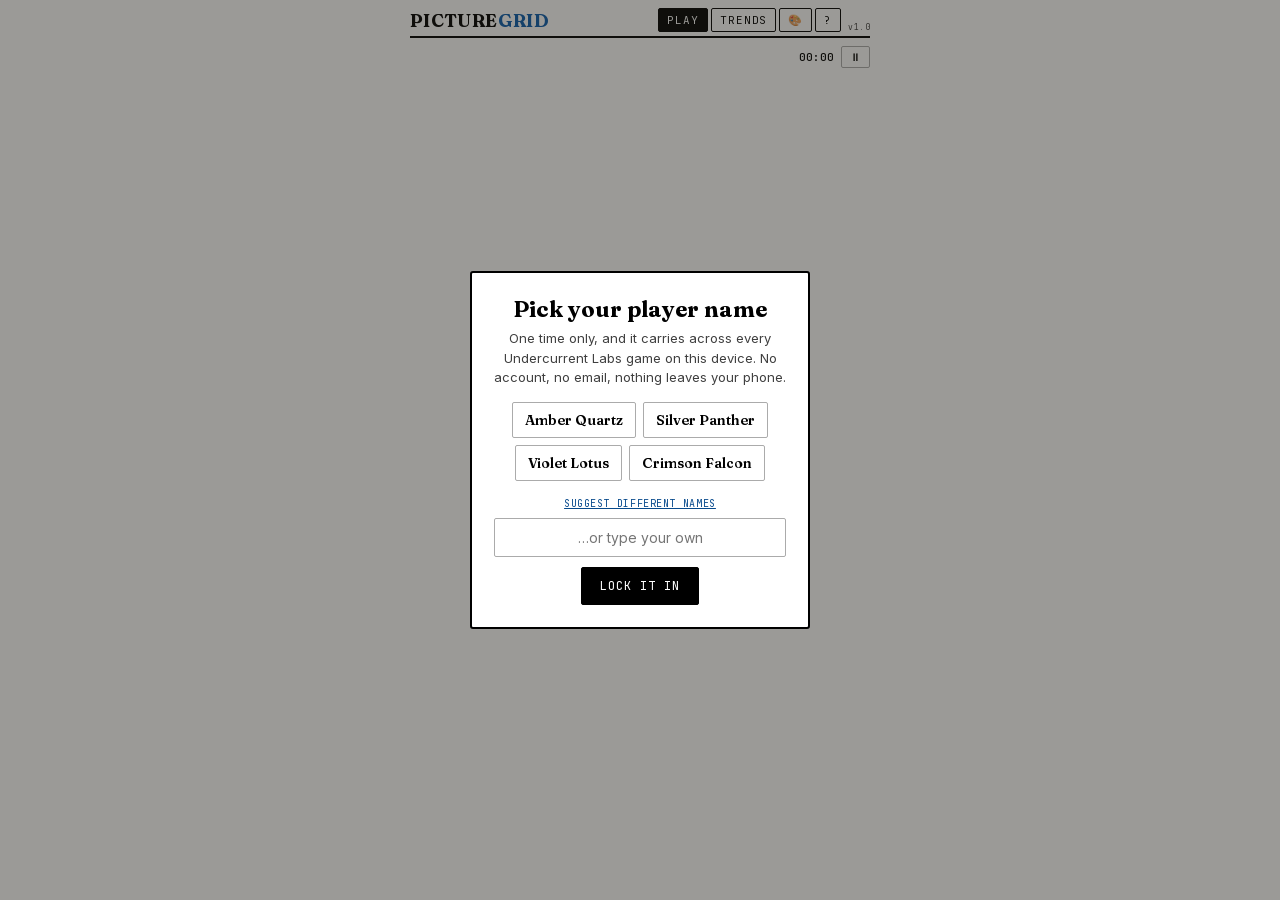
<file: docs/grid/index.html>
<!DOCTYPE html>
<html lang="en">
<head>
<meta charset="UTF-8">
<meta name="viewport" content="width=device-width, initial-scale=1.0, maximum-scale=1.0, user-scalable=no">
<meta name="theme-color" content="#101820">
<title>Undercurrent Labs Ad-Free Games</title>
<style>
/* ---- fonts, built in so the game looks the same offline ---- */
@font-face{font-family:'Fraunces';src:url([data-uri]) format('woff2');font-weight:600 700;font-style:normal;font-display:block}
@font-face{font-family:'Inter';src:url([data-uri]) format('woff2');font-weight:400 700;font-style:normal;font-display:block}
@font-face{font-family:'JetBrains Mono';src:url([data-uri]) format('woff2');font-weight:400 500;font-style:normal;font-display:block}
</style>
<style>
/* ---- SHELL STYLES (shared, do not edit per game) ---- */
:root{
  --cream:#FCFAF6; --ink:#22201A; --gold:#B08D3E; --gold-deep:#8C6D2C;
  --muted:#8A8578; --line:#E4DECF; --line-strong:#22201A;
  --sel:#F2EAD8; --peer:#F7F3E9; --same:#EADFC4; --err:#A63D2F; --err-bg:#F6E4E0;
  --ok:#4A6B4F; --cellbg:#FFFFFF; --radius:2px;
}
[data-theme="clear"]{
  --cream:#FFFFFF; --ink:#000000; --gold:#0B5CAD; --gold-deep:#084A8C;
  --muted:#3F3F3F; --line:#ABABAB; --sel:#CFE5FB; --peer:#EFF5FB; --same:#B4D6F6;
  --err:#C62828; --err-bg:#FBDCDC; --cellbg:#FFFFFF; --radius:2px;
}
[data-theme="night"]{
  --cream:#171612; --ink:#F2EFE7; --gold:#D2A94E; --gold-deep:#E4C06A;
  --muted:#9A947F; --line:#3A372E; --sel:#3A3320; --peer:#22201A; --same:#4A3E1E;
  --err:#E06552; --err-bg:#46231D; --cellbg:#211F1A; --radius:2px;
}
[data-theme="candy"]{
  --cream:#FFF6E5; --ink:#3D2B56; --gold:#F26B3A; --gold-deep:#D8541F;
  --muted:#8A7AA0; --line:#F0DBB2; --sel:#FFE3B3; --peer:#FFF0D6; --same:#FFD48A;
  --err:#E5484D; --err-bg:#FFE1E1; --cellbg:#FFFFFF; --radius:12px;
}
[data-theme="forest"]{
  --cream:#F2F6EF; --ink:#1E2A20; --gold:#3F6B45; --gold-deep:#2E5133;
  --muted:#6E7C6F; --line:#D3DFD1; --sel:#DCEBDA; --peer:#EDF3EB; --same:#C3DDC0;
  --err:#A63D2F; --err-bg:#F6E4E0; --cellbg:#FFFFFF; --radius:4px;
}
[data-theme="ocean"]{
  --cream:#F1F6FA; --ink:#12242E; --gold:#1C6E8C; --gold-deep:#14556E;
  --muted:#69808C; --line:#CFDFE8; --sel:#D8EBF4; --peer:#EAF3F8; --same:#B7DCEC;
  --err:#B3402F; --err-bg:#F8E3DE; --cellbg:#FFFFFF; --radius:4px;
}
[data-theme="rose"]{
  --cream:#FDF3F3; --ink:#2B1A1E; --gold:#A8455C; --gold-deep:#87344A;
  --muted:#8C7076; --line:#EBD5D8; --sel:#F8E1E6; --peer:#FCEFF1; --same:#F3C9D3;
  --err:#9E3B2F; --err-bg:#F8E2DE; --cellbg:#FFFFFF; --radius:8px;
}
html{background:var(--cream)}
*{margin:0;padding:0;box-sizing:border-box;-webkit-tap-highlight-color:transparent}
button,.chip,.lvl,.ctrl,.tab{touch-action:manipulation}
html,body{height:100%}
body{background:var(--cream);color:var(--ink);font-family:'Inter',system-ui,sans-serif;display:flex;justify-content:center;
  user-select:none;-webkit-user-select:none;overscroll-behavior:none}
.app{width:100%;max-width:480px;padding:8px 10px 10px;display:flex;flex-direction:column;gap:7px}

.masthead{display:flex;align-items:center;justify-content:space-between;border-bottom:2px solid var(--ink);padding-bottom:4px}
.masthead h1{font-family:'Fraunces',serif;font-weight:700;font-size:18px;letter-spacing:.02em;text-transform:uppercase}
.masthead h1 span{color:var(--gold)}
.tabs{display:flex;gap:3px;align-items:center}
.tab{font-family:'JetBrains Mono',monospace;font-size:11px;letter-spacing:.08em;text-transform:uppercase;
  padding:4px 8px;border:1px solid var(--ink);background:transparent;color:var(--ink);cursor:pointer;border-radius:var(--radius)}
.tab.active{background:var(--ink);color:var(--cream)}
.vchip{font-family:'JetBrains Mono',monospace;font-size:8px;letter-spacing:.06em;color:var(--muted);border:none;background:none;cursor:pointer;padding:0 0 0 4px;align-self:flex-end}

.statusbar{display:flex;justify-content:space-between;align-items:center;font-family:'JetBrains Mono',monospace;font-size:11px;color:var(--muted);min-height:24px}
.statusbar b{color:var(--ink);font-weight:500}
#pauseBtn{border:1px solid var(--line);background:var(--cellbg);border-radius:var(--radius);padding:3px 8px;cursor:pointer;font-family:inherit;font-size:11px;color:var(--ink)}

/* The stage is the square the game draws in. It always fits one phone screen with the controls below it. */
.stage-wrap{position:relative;margin:0 auto;width:min(100%, max(250px, calc(100dvh - 265px)))}
#stage{position:relative;width:100%;aspect-ratio:1;touch-action:none}
.pause-veil{position:absolute;inset:0;background:var(--cream);border:2px solid var(--ink);display:none;flex-direction:column;align-items:center;justify-content:center;gap:10px;z-index:30}
.pause-veil.show{display:flex}
.pause-veil p{font-family:'Fraunces',serif;font-weight:600;font-size:20px}

.controls{display:grid;grid-auto-flow:column;grid-auto-columns:1fr;gap:4px}
.ctrl{border:1px solid var(--line);background:var(--cellbg);border-radius:var(--radius);padding:6px 2px;cursor:pointer;
  display:flex;flex-direction:column;align-items:center;gap:2px;color:var(--ink)}
.ctrl svg{width:15px;height:15px;stroke:var(--ink);fill:none;stroke-width:1.6;stroke-linecap:round;stroke-linejoin:round}
.ctrl small{font-family:'JetBrains Mono',monospace;font-size:8px;letter-spacing:.03em;text-transform:uppercase;color:var(--muted);white-space:nowrap}
.ctrl.on{border-color:var(--gold);background:var(--sel)}
.ctrl.on small{color:var(--gold-deep)}
.ctrl.dim{opacity:.35}
.ctrl:active{transform:translateY(1px)}

.veil{position:fixed;inset:0;background:rgba(34,32,26,.45);display:none;align-items:center;justify-content:center;padding:20px;z-index:50}
.veil.show{display:flex}
.card{background:var(--cream);border:2px solid var(--ink);border-radius:calc(var(--radius) + 1px);max-width:340px;width:100%;padding:22px;text-align:center;max-height:92dvh;overflow:auto}
.card h2{font-family:'Fraunces',serif;font-weight:700;font-size:22px;margin-bottom:6px}
.card p{font-size:13px;color:var(--muted);margin-bottom:14px;line-height:1.5}
.lvl-list{display:flex;flex-direction:column;gap:8px;margin-top:6px}
.lvl{border:1px solid var(--ink);background:var(--cellbg);padding:11px;cursor:pointer;border-radius:var(--radius);display:flex;justify-content:space-between;align-items:center;color:var(--ink)}
.lvl b{font-family:'Fraunces',serif;font-weight:600;font-size:16px}
.lvl small{font-family:'JetBrains Mono',monospace;font-size:10px;color:var(--muted)}
.lvl.locked{opacity:.6}
.lvl.picked{border-color:var(--gold);background:var(--sel)}
.btn{border:1px solid var(--ink);background:var(--ink);color:var(--cream);padding:10px 18px;border-radius:var(--radius);cursor:pointer;
  font-family:'JetBrains Mono',monospace;font-size:12px;letter-spacing:.08em;text-transform:uppercase;margin-top:10px}
.btn.ghost{background:transparent;color:var(--ink)}
.big-score{font-family:'Fraunces',serif;font-weight:700;font-size:40px;color:var(--gold);margin:8px 0 2px}
.probadge{font-family:'JetBrains Mono',monospace;font-size:8px;letter-spacing:.08em;background:var(--gold);color:#fff;border-radius:999px;padding:2px 6px;margin-left:5px;vertical-align:middle}
.pay-list{text-align:left;margin:10px 0;font-size:13px;line-height:1.75}
.pay-list div{display:flex;gap:8px}
.pay-list span{color:var(--gold-deep)}
.price{font-family:'Fraunces',serif;font-weight:700;font-size:34px;color:var(--gold);margin:6px 0 0}
.price small{font-size:12px;color:var(--muted);font-family:'Inter',sans-serif;font-weight:400;display:block;margin-top:2px}
.note{font-size:10px;color:var(--muted);line-height:1.5;margin-top:8px}
.chips{display:flex;flex-wrap:wrap;gap:7px;justify-content:center;margin:8px 0 10px}
.chip{border:1px solid var(--line);background:var(--cellbg);border-radius:var(--radius);padding:8px 12px;cursor:pointer;font-family:'Fraunces',serif;font-weight:600;font-size:14px;color:var(--ink)}
.chip.picked{border-color:var(--gold);background:var(--sel);box-shadow:inset 0 0 0 1px var(--gold)}
.linkbtn{background:none;border:none;color:var(--gold-deep);cursor:pointer;font-family:'JetBrains Mono',monospace;font-size:10px;letter-spacing:.06em;text-transform:uppercase;text-decoration:underline;margin-bottom:8px}
.name-input{width:100%;border:1px solid var(--line);border-radius:var(--radius);padding:10px;font-family:'Inter',sans-serif;font-size:14px;text-align:center;background:var(--cellbg);color:var(--ink)}
.name-input:focus{outline:none;border-color:var(--gold)}
.tut-step{font-family:'JetBrains Mono',monospace;font-size:10px;letter-spacing:.1em;color:var(--gold-deep);margin-bottom:4px}
.tut-icon{font-size:30px;margin-bottom:6px}
.upd-list{text-align:left;font-size:12px;line-height:1.6;margin:8px 0 4px}
.upd-list b{font-family:'JetBrains Mono',monospace;font-size:10px;color:var(--gold-deep);display:block;margin-top:8px}
.sw{width:15px;height:15px;border-radius:50%;display:inline-block;border:1px solid rgba(0,0,0,.2);margin-left:4px;vertical-align:middle}
.theme-row .tname{display:flex;flex-direction:column;gap:2px;text-align:left}
.theme-row .tname small{font-family:'Inter',sans-serif;font-size:11px;letter-spacing:0;text-transform:none}

.view{display:none;flex-direction:column;gap:12px}
.view.show{display:flex}
.trend-grid{display:grid;grid-template-columns:1fr 1fr;gap:8px}
.tcard{border:1px solid var(--line);background:var(--cellbg);border-radius:var(--radius);padding:12px}
.tcard small{font-family:'JetBrains Mono',monospace;font-size:9px;letter-spacing:.08em;text-transform:uppercase;color:var(--muted);display:block;margin-bottom:4px}
.tcard b{font-family:'Fraunces',serif;font-size:22px;font-weight:600}
.tcard span{font-size:11px;color:var(--muted)}
.chart-card{border:1px solid var(--line);background:var(--cellbg);border-radius:var(--radius);padding:14px}
.chart-card h3{font-family:'Fraunces',serif;font-weight:600;font-size:15px;margin-bottom:8px}
canvas{width:100%;height:auto;display:block}
.diff-table{width:100%;border-collapse:collapse;font-size:12px}
.diff-table th{font-family:'JetBrains Mono',monospace;font-size:9px;letter-spacing:.08em;text-transform:uppercase;color:var(--muted);text-align:left;padding:6px 4px;border-bottom:1px solid var(--line)}
.diff-table td{padding:7px 4px;border-bottom:1px solid var(--line);font-family:'JetBrains Mono',monospace}
.rank-card{border:2px solid var(--ink);background:var(--cellbg);border-radius:calc(var(--radius) + 1px);padding:16px;text-align:center}
.rank-card .pname{font-family:'Fraunces',serif;font-size:22px;font-weight:700}
.rank-card .rating{font-family:'Fraunces',serif;font-weight:700;font-size:38px;color:var(--gold)}
.rank-card .sub{font-size:11px;color:var(--muted);margin-top:2px}
.empty-note{text-align:center;color:var(--muted);font-size:13px;padding:30px 10px;line-height:1.6}
.footer-note{text-align:center;font-family:'JetBrains Mono',monospace;font-size:9px;letter-spacing:.06em;color:var(--muted);margin-top:4px}

.toast{position:fixed;top:14px;left:50%;transform:translateX(-50%);background:var(--ink);color:var(--cream);padding:10px 16px;border-radius:var(--radius);
  font-family:'JetBrains Mono',monospace;font-size:11px;z-index:90;opacity:0;transition:opacity .25s;pointer-events:none;max-width:92%;text-align:center;line-height:1.5}
.toast.show{opacity:1}

/* Reward beats, shared by every game */
.praise{position:absolute;transform:translate(-50%,-100%);z-index:45;pointer-events:none;white-space:nowrap;font-family:'Fraunces',serif;font-weight:700;font-size:15px;color:var(--gold-deep);
  background:var(--cellbg);border:1px solid var(--gold);border-radius:999px;padding:4px 11px;box-shadow:0 3px 10px rgba(0,0,0,.18);animation:praiseUp .95s ease-out forwards}
.praise.big{font-size:19px;padding:6px 15px;border-width:2px;box-shadow:0 5px 18px rgba(0,0,0,.26);animation-duration:1.2s}
@keyframes praiseUp{0%{opacity:0;margin-top:4px}18%{opacity:1}75%{opacity:1}100%{opacity:0;margin-top:-36px}}
@keyframes ulpop{0%{transform:scale(.6)}70%{transform:scale(1.15)}100%{transform:scale(1)}}
.ul-pop{animation:ulpop .18s ease-out}
@keyframes ulsweep{0%{filter:brightness(1)}40%{filter:brightness(1.18) saturate(1.5)}100%{filter:brightness(1)}}
.ul-sweep{animation:ulsweep .55s ease-out}
@keyframes ulshake{0%,100%{transform:translateX(0)}25%{transform:translateX(-5px)}75%{transform:translateX(5px)}}
.ul-shake{animation:ulshake .22s ease-in-out}
@media (prefers-reduced-motion: reduce){.praise,.ul-pop,.ul-sweep,.ul-shake{animation-duration:.01s}}

/* ==== GAME STYLES START ==== */
/* Ad Free Picture Grid. Theme tokens only. */
.pg-wrap{position:absolute;inset:0}
.pg-cc,.pg-rc{position:absolute;display:flex}
.pg-cc{flex-direction:row}
.pg-rc{flex-direction:column}
.pg-clue{flex:1;display:flex;align-items:center;justify-content:flex-end;gap:calc(var(--cs) * .16);font-family:'JetBrains Mono',monospace;font-weight:700;
  font-size:max(9px, calc(var(--cs) * .5));color:var(--ink);line-height:1}
.pg-cc .pg-clue{flex-direction:column;justify-content:flex-end;padding-bottom:calc(var(--cs) * .14)}
.pg-rc .pg-clue{padding-right:calc(var(--cs) * .18)}
.pg-clue.ok{color:var(--muted);opacity:.45}
.pg-clue.act{background:var(--peer);border-radius:var(--radius)}
.pg-board{position:absolute;display:grid;grid-template-columns:repeat(var(--n),1fr);grid-template-rows:repeat(var(--n),1fr);
  border:2px solid var(--ink);background:var(--cellbg);touch-action:none;box-sizing:content-box;margin:-2px 0 0 -2px}
.pg-cell{position:relative;border-right:1px solid var(--line);border-bottom:1px solid var(--line)}
.pg-cell.br{border-right:2px solid var(--ink)}
.pg-cell.bb{border-bottom:2px solid var(--ink)}
.pg-cell.act{background:var(--peer)}
.pg-cell.on{background:var(--ink)}
.pg-cell.x::before,.pg-cell.x::after{content:"";position:absolute;left:22%;right:22%;top:50%;height:max(1.5px, calc(var(--cs) * .09));margin-top:calc(var(--cs) * -.045);
  background:var(--gold-deep);border-radius:2px;transform:rotate(45deg)}
.pg-cell.x::after{transform:rotate(-45deg)}
/* finished: the grid lines fade so the picture stands out */
.pg-board.pg-done{border-color:transparent;transition:border-color .2s}
.pg-board.pg-done .pg-cell{border-color:transparent;transition:border-color .2s, background .2s}
.pg-board.pg-done .pg-cell.x::before,.pg-board.pg-done .pg-cell.x::after{opacity:0}
.pg-wrap.pg-done .pg-clue{opacity:.25}
.pg-opt{display:block;margin:8px auto 0;border:1px solid var(--line);background:var(--cellbg);color:var(--muted);border-radius:var(--radius);
  font-family:'JetBrains Mono',monospace;font-size:11px;padding:9px 14px;min-height:40px;cursor:pointer}
@media (prefers-reduced-motion: reduce){.pg-board.pg-done,.pg-board.pg-done .pg-cell{transition:none}}
/* ==== GAME STYLES END ==== */
</style>
</head>
<body>
<div class="app">
  <div class="masthead">
    <h1 id="ulTitle"></h1>
    <div class="tabs">
      <button class="tab active" id="tabPlay">Play</button>
      <button class="tab" id="tabTrends">Trends</button>
      <button class="tab" id="themeBtn" title="Themes">🎨</button>
      <button class="tab" id="helpBtn" title="How to play">?</button>
      <button class="vchip" id="verChip" title="Version"></button>
      <button class="tab" id="proChip" title="Pro" style="display:none">★</button>
    </div>
  </div>

  <div class="view show" id="viewPlay">
    <div class="statusbar">
      <span id="ulLevel"></span>
      <span id="ulStatA"></span>
      <span id="ulStatB"></span>
      <span><b id="ulTimer">00:00</b> <button id="pauseBtn">⏸</button></span>
    </div>
    <div class="stage-wrap" id="stageWrap">
      <div id="stage"></div>
      <div class="pause-veil" id="pauseVeil">
        <p>Paused</p>
        <button class="btn" id="resumeBtn">Resume</button>
        <button class="btn ghost" id="pauseRestart">Restart this game</button>
      </div>
    </div>
    <div class="controls" id="controls"></div>
    <div id="below"></div>
  </div>

  <div class="view" id="viewTrends">
    <div id="trendsBody"></div>
    <div class="footer-note" id="footNote"></div>
  </div>
</div>

<div class="toast" id="toast"></div>

<div class="veil" id="lvlVeil"><div class="card">
  <h2>New game</h2>
  <p id="lvlBlurb"></p>
  <div class="lvl-list" id="lvlList"></div>
  <button class="btn ghost" id="lvlCancel">Cancel</button>
</div></div>

<div class="veil" id="endVeil"><div class="card">
  <h2 id="endTitle"></h2>
  <div class="big-score" id="endScore"></div>
  <p id="endDetail"></p>
  <button class="btn" id="waShare">Share on WhatsApp</button>
  <button class="btn ghost" id="endNew">New game</button>
  <button class="btn ghost" id="endClose">View the board</button>
</div></div>

<div class="veil" id="nameVeil"><div class="card">
  <h2>Pick your player name</h2>
  <p>One time only, and it carries across every Undercurrent Labs game on this device. No account, no email, nothing leaves your phone.</p>
  <div class="chips" id="nameChips"></div>
  <button class="linkbtn" id="reroll">Suggest different names</button>
  <input class="name-input" id="nameInput" maxlength="20" placeholder="…or type your own">
  <button class="btn" id="nameSave">Lock it in</button>
</div></div>

<div class="veil" id="tutVeil"><div class="card">
  <div class="tut-step" id="tutStep"></div>
  <div class="tut-icon" id="tutIcon"></div>
  <h2 id="tutTitle"></h2>
  <p id="tutBody"></p>
  <button class="btn" id="tutNext">Next</button>
  <button class="btn ghost" id="tutSkip">Skip</button>
</div></div>

<div class="veil" id="themeVeil"><div class="card">
  <h2>Theme</h2>
  <p>Your choice carries across every Undercurrent Labs game.</p>
  <div class="lvl-list" id="themeList"></div>
  <button class="btn" id="themeDone">Done</button>
</div></div>

<div class="veil" id="proVeil"><div class="card">
  <h2 id="proTitle">Pro</h2>
  <p id="proWhy"></p>
  <div class="pay-list" id="proPerks"></div>
  <div class="price" id="proPrice"></div>
  <button class="btn" id="proBuy">Unlock Pro</button>
  <div class="note" id="webNote" style="display:none">Pro unlocks are handled by Google Play, so they're available in the Android app.</div>
  <button class="btn ghost" id="proRestore">Restore purchase</button>
  <button class="btn ghost" id="proClose">Not now</button>
</div></div>

<div class="veil" id="verVeil"><div class="card">
  <h2 id="verTitle"></h2>
  <p>Ad-free, offline, private. Made by Undercurrent Labs.</p>
  <div class="upd-list" id="verNotes"></div>
  <button class="btn" id="verGoPro">Unlock Pro</button>
  <button class="btn ghost" id="verReset">Reset scores &amp; start clean</button>
  <button class="btn ghost" id="verClose">Close</button>
</div></div>

<script>
"use strict";
/* =====================================================================
   UNDERCURRENT LABS — AD-FREE GAMES SHELL  (shared by every game)
   Do not edit per game. A game supplies a GAME object (see GAME CONTRACT
   in the game section below) and draws inside #stage. Everything else —
   player name, themes, Pro, saving, timer, trends, rewards, sharing,
   tutorial, versioning — lives here.
   ===================================================================== */
const SHELL_VERSION = "1.0";
/* Family unlock: only a SHA-256 fingerprint of the key lives here, never the key itself. */
const FAMILY_HASH = "fc0b91ea84d8294bbaacbaf19726c66b726bd75bb28d8acf3cd7e9646d3e2efc";
function ulHash(s){const K=[],H=[1779033703,-1150833019,1013904242,-1521486534,1359893119,-1694144372,528734635,1541459225];
for(let n=2,c=0;c<64;n++){let p=1;for(let d=2;d*d<=n;d++)if(n%d===0){p=0;break}if(p)K[c++]=(Math.pow(n,1/3)%1)*4294967296|0}
const b=unescape(encodeURIComponent(s)),l=b.length,w=[];for(let i=0;i<l;i++)w[i>>2]|=b.charCodeAt(i)<<(24-(i%4)*8);
w[l>>2]|=0x80<<(24-(l%4)*8);w[((l+8>>6)+1)*16-1]=l*8;
for(let j=0;j<w.length;j+=16){const W=[],a=H.slice();for(let i=0;i<64;i++){if(i<16)W[i]=w[j+i]|0;else{const x=W[i-15],y=W[i-2];
W[i]=(((x>>>7|x<<25)^(x>>>18|x<<14)^x>>>3)+W[i-7]+((y>>>17|y<<15)^(y>>>19|y<<13)^y>>>10)+W[i-16])|0}
const e=a[4],t1=a[7]+((e>>>6|e<<26)^(e>>>11|e<<21)^(e>>>25|e<<7))+((e&a[5])^(~e&a[6]))+K[i]+W[i],o=a[0],
t2=((o>>>2|o<<30)^(o>>>13|o<<19)^(o>>>22|o<<10))+((o&a[1])^(o&a[2])^(a[1]&a[2]));a.pop();a.unshift((t1+t2)|0);a[4]=(a[4]+t1)|0}
for(let i=0;i<8;i++)H[i]=(H[i]+a[i])|0}return H.map(h=>(h>>>0).toString(16).padStart(8,"0")).join("")}
const $ = id => document.getElementById(id);

const store = (() => {
  let mem = {}, ok = false;
  try { localStorage.setItem("__t","1"); localStorage.removeItem("__t"); ok = true; } catch(e){ ok = false; }
  return {
    get(k, fb){ try { if(ok){ const v = localStorage.getItem(k); return v==null ? fb : JSON.parse(v); } } catch(e){} return (k in mem) ? mem[k] : fb; },
    set(k, v){ try { if(ok){ localStorage.setItem(k, JSON.stringify(v)); return; } } catch(e){} mem[k] = v; }
  };
})();

const UL = {};
UL.store = store;
UL.kv    = (k, fb) => store.get("ul_"+GAME.id+"_"+k, fb);      // storage scoped to this game
UL.setKv = (k, v)  => store.set("ul_"+GAME.id+"_"+k, v);

/* ---------- seeded randomness: every game is replayable from its seed ---------- */
function mulberry(seed){
  return { s: seed|0, next(){ this.s = (this.s + 0x6D2B79F5)|0; let t = Math.imul(this.s ^ this.s>>>15, 1|this.s);
    t = t + Math.imul(t ^ t>>>7, 61|t) ^ t; return ((t ^ t>>>14)>>>0) / 4294967296; } };
}
UL.rng = mulberry(1);
UL.random  = () => UL.rng.next();
UL.rnd     = n => Math.floor(UL.rng.next()*n);
UL.pick    = a => a[UL.rnd(a.length)];
UL.shuffle = a => { a = a.slice(); for(let i=a.length-1;i>0;i--){ const j=UL.rnd(i+1); [a[i],a[j]]=[a[j],a[i]]; } return a; };
function strHash(s){ let h=2166136261; for(let i=0;i<s.length;i++){ h^=s.charCodeAt(i); h=Math.imul(h,16777619); } return h>>>0; }
UL.dailyNum = () => { const d=new Date(); return Math.floor((Date.UTC(d.getFullYear(),d.getMonth(),d.getDate())-Date.UTC(2026,0,1))/86400000)+1; };
const dailySeed = n => ((strHash(GAME.id)%100000)*7919 + n*2654435761) % 2147483647 | 0;

/* ---------- small utilities ---------- */
UL.fmtTime = sec => String(Math.floor(sec/60)).padStart(2,"0")+":"+String(sec%60).padStart(2,"0");
const BZ = { tap:10, act:15, err:180, wow:[16,38,24], win:[40,60,40,60,180] };
UL.buzz = p => { const v = (typeof p==="string") ? BZ[p] : p; if(navigator.vibrate){ try{ navigator.vibrate(v); }catch(e){} } };
let toastTimer = null;
UL.toast = (msg, ms) => { const t=$("toast"); t.textContent=msg; t.classList.add("show"); clearTimeout(toastTimer); toastTimer=setTimeout(()=>t.classList.remove("show"), ms||2600); };
const animOnce = (el, cls) => { if(!el) return; el.classList.remove(cls); void el.offsetWidth; el.classList.add(cls);
  el.addEventListener("animationend", ()=>el.classList.remove(cls), {once:true}); };
UL.pop   = el => animOnce(el, "ul-pop");
UL.shake = el => animOnce(el, "ul-shake");
UL.sweep = (els, stepMs) => { [...els].forEach((el,i)=>{ if(!el) return; el.style.animationDelay=(i*(stepMs==null?32:stepMs))+"ms"; animOnce(el,"ul-sweep");
  el.addEventListener("animationend", ()=>{ el.style.animationDelay=""; }, {once:true}); }); };
UL.isNative = () => !!(window.Capacitor && window.Capacitor.isNativePlatform && window.Capacitor.isNativePlatform());

/* ---------- reward beats ---------- */
const PRAISE = {
  1:{odds:0.30, icon:"",   words:["Nice","Clean","Tidy","Neat","Smooth","Crisp","Steady"]},
  2:{odds:0.60, icon:"✦",  words:["Sharp","Slick","Good eye","Well spotted","Eagle-eyed","Nicely seen","Keen"]},
  3:{odds:1,    icon:"💎", words:["Clever","Intelligent","Shrewd","Astute","Incisive","Canny","Crafty"]},
  4:{odds:1,    icon:"🔥", big:1, words:["Genius!","Brilliant!","Masterful!","Outstanding!","Remarkable!","Virtuoso!","Inspired!"]}
};
let lastWord = "", lastBadgeAt = 0;
/* target: an element inside the stage, or {x,y} in px relative to the stage wrap */
UL.badge = (target, text, big, hold) => {
  const wrap = $("stageWrap"); if(!wrap) return;
  wrap.querySelectorAll(".praise").forEach(e=>e.remove());            // one at a time, newest wins
  const el = document.createElement("div");
  el.className = "praise"+(big?" big":""); el.textContent = text;
  const wr = wrap.getBoundingClientRect();
  let x = wr.width/2, y = wr.height*0.3;
  try{
    if(target && target.getBoundingClientRect){ const r=target.getBoundingClientRect(); x=r.left-wr.left+r.width/2; y=r.top-wr.top; }
    else if(target && typeof target.x==="number"){ x=target.x; y=target.y; }
  }catch(e){}
  el.style.left = x+"px"; el.style.top = y+"px";
  wrap.appendChild(el);
  try{
    const br = el.getBoundingClientRect(), pad = 6; let shift = 0;
    if(br.left < wr.left+pad)   shift = (wr.left+pad) - br.left;
    if(br.right > wr.right-pad) shift = (wr.right-pad) - br.right;
    if(shift) el.style.left = (x+shift)+"px";
    if(y < br.height+pad) el.style.top = (br.height+pad)+"px";
  }catch(e){}
  lastBadgeAt = Date.now();
  setTimeout(()=>el.remove(), hold || (big?1250:1000));
};
/* tier 1 = routine good move … tier 4 = measurably hard. Tiers 1-2 are throttled, 3-4 always show. */
UL.praise = (target, tier) => {
  const P = PRAISE[tier]; if(!P) return false;
  const now = Date.now();
  if(P.odds < 1){ if(Math.random() > P.odds) return false; if(now-lastBadgeAt < 1600) return false; }
  let w = P.words[Math.floor(Math.random()*P.words.length)], g = 0;
  while(w===lastWord && g++<6) w = P.words[Math.floor(Math.random()*P.words.length)];
  lastWord = w;
  if(P.big) UL.buzz("wow");
  UL.badge(target, (P.icon?P.icon+" ":"")+w, P.big);
  return true;
};
/* a rare, named moment: "✨ Row and box complete", "✨ 512!" */
UL.milestone = (target, text) => { UL.buzz("wow"); UL.badge(target, "✨ "+text, true, 1300); };
UL.confetti = () => {
  const wrap = $("stageWrap"), cv = document.createElement("canvas");
  cv.style.cssText = "position:absolute;inset:0;width:100%;height:100%;pointer-events:none;z-index:40";
  cv.width = wrap.clientWidth||360; cv.height = wrap.clientHeight||360; wrap.appendChild(cv);
  const ctx = cv.getContext && cv.getContext("2d"); if(!ctx){ cv.remove(); return; }
  const css = getComputedStyle(document.documentElement);
  const cols = [css.getPropertyValue("--gold"), css.getPropertyValue("--err"), "#4A6B4F", "#0B5CAD", "#7C4DFF"].map(s=>s.trim()||"#B08D3E");
  const P = []; for(let i=0;i<90;i++) P.push({x:Math.random()*cv.width, y:-10-Math.random()*90, vy:2+Math.random()*3, vx:-1+Math.random()*2, s:3+Math.random()*4, c:cols[i%cols.length], r:Math.random()*6.3});
  let t = 0; const id = setInterval(()=>{ t++; ctx.clearRect(0,0,cv.width,cv.height);
    for(const p of P){ p.x+=p.vx; p.y+=p.vy; p.r+=.1; ctx.save(); ctx.translate(p.x,p.y); ctx.rotate(p.r); ctx.fillStyle=p.c; ctx.fillRect(-p.s/2,-p.s/2,p.s,p.s*1.6); ctx.restore(); }
    if(t>110){ clearInterval(id); cv.remove(); } }, 16);
};

/* ---------- Pro ---------- */
let PRO = store.get("ul_pro", false) || store.get("sdk_pro", false);
(function familyUnlock(){ try{ const k = new URLSearchParams(location.search).get("k");
  if(k && ulHash(k)===FAMILY_HASH){ PRO = true; store.set("ul_pro", true); history.replaceState(null, "", location.pathname); } }catch(e){} })();
UL.isPro = () => !!PRO;
function applyPro(){
  document.body.classList.toggle("pro", UL.isPro());
  $("proChip").style.display = UL.isPro() ? "" : "none";
  $("webNote").style.display = (!UL.isNative() && !UL.isPro()) ? "" : "none";
}
function grantPro(){ PRO = true; store.set("ul_pro", true); applyPro(); $("proVeil").classList.remove("show");
  UL.toast("Pro unlocked. Thank you — enjoy the full game."); if(GAME.onPro) GAME.onPro(); }
UL.paywall = reason => {
  $("proTitle").textContent = GAME.name+" Pro";
  $("proWhy").textContent = reason || "No ads in either version — Pro opens the rest of the game. One payment, no subscription.";
  $("proPerks").innerHTML = (GAME.proPerks||[]).map((p,i)=>"<div><span>✓</span>"+(i===0?"<b>"+p+"</b>":p)+"</div>").join("");
  $("proPrice").innerHTML = (GAME.price||"₹99")+"<small>one-time · includes every future update</small>";
  pauseGame(); $("proVeil").classList.add("show");
};
/* use at the top of any Pro-only action:  if(!UL.requirePro("Unlimited undo is part of Pro.")) return; */
UL.requirePro = reason => { if(UL.isPro()) return true; UL.paywall(reason); return false; };
const Billing = {
  async purchase(sku){
    if(window.PlayBilling && window.PlayBilling.purchase) return await window.PlayBilling.purchase(sku);
    if(UL.isNative()){ UL.toast("Pro isn't on sale yet — coming in the next update."); return false; }
    const localDev = ["localhost","127.0.0.1","::1"].includes(location.hostname) || location.protocol==="file:";
    if(localDev) return confirm("[Local build] Simulate a successful purchase for testing?");
    UL.toast("Pro is available in the Android app on Google Play."); return false;
  },
  async restore(){
    if(window.PlayBilling && window.PlayBilling.restore) return await window.PlayBilling.restore();
    UL.toast(UL.isNative() ? "Pro isn't on sale yet — coming in the next update." : "Purchases are restored in the Android app on Google Play."); return false;
  }
};
$("proClose").addEventListener("click", ()=>$("proVeil").classList.remove("show"));
$("proBuy").addEventListener("click", async ()=>{ try{ if(await Billing.purchase(GAME.sku||"ul_pro_unlock")) grantPro(); }catch(e){ UL.toast("Purchase could not be completed."); } });
$("proRestore").addEventListener("click", async ()=>{ try{ if(await Billing.restore()) grantPro(); }catch(e){ UL.toast("Could not reach Google Play."); } });
$("proChip").addEventListener("click", ()=>UL.toast("Pro is active on this device. Thank you."));

/* ---------- themes (shared across games) ---------- */
const THEMES = [
  {id:"clear",   name:"Clear",        desc:"Big contrast, easy reading", sw:["#FFFFFF","#0B5CAD","#000000"]},
  {id:"classic", name:"Classic Gold", desc:"Warm and calm", sw:["#FCFAF6","#B08D3E","#22201A"]},
  {id:"night",   name:"Night",        desc:"Easy on the eyes after dark", sw:["#171612","#D2A94E","#F2EFE7"]},
  {id:"candy",   name:"Candy",        desc:"Bright and fun for kids", sw:["#FFF6E5","#F26B3A","#3D2B56"]},
  {id:"forest",  name:"Forest", pro:1, desc:"Deep green, low glare", sw:["#F2F6EF","#3F6B45","#1E2A20"]},
  {id:"ocean",   name:"Ocean",  pro:1, desc:"Cool blues, calm focus", sw:["#F1F6FA","#1C6E8C","#12242E"]},
  {id:"rose",    name:"Rose",   pro:1, desc:"Soft and warm", sw:["#FDF3F3","#A8455C","#2B1A1E"]},
];
function applyTheme(id){
  const t = THEMES.find(x=>x.id===id); if(!t || (t.pro && !UL.isPro())) id = "clear";
  document.documentElement.setAttribute("data-theme", id); store.set("ul_theme", id);
  document.querySelectorAll(".theme-row").forEach(r=>r.classList.toggle("picked", r.dataset.t===id));
  if(GAME.onTheme) GAME.onTheme(id);
  if($("viewTrends").classList.contains("show")) renderTrends();
}
function buildThemeList(){
  const list = $("themeList"); list.innerHTML = "";
  for(const t of THEMES){
    const locked = t.pro && !UL.isPro(), b = document.createElement("button");
    b.className = "lvl theme-row"+(locked?" locked":""); b.dataset.t = t.id;
    b.innerHTML = '<span class="tname"><b>'+t.name+(t.pro?'<span class="probadge">PRO</span>':'')+'</b><small>'+t.desc+'</small></span><span>'+
      (locked ? "🔒" : t.sw.map(c=>'<span class="sw" style="background:'+c+'"></span>').join(""))+'</span>';
    b.addEventListener("click", ()=>{ if(locked){ $("themeVeil").classList.remove("show"); UL.paywall("Forest, Ocean and Rose are Pro themes."); return; } applyTheme(t.id); });
    list.appendChild(b);
  }
}
$("themeBtn").addEventListener("click", ()=>{ buildThemeList(); applyTheme(document.documentElement.getAttribute("data-theme")||"clear"); $("themeVeil").classList.add("show"); });
$("themeDone").addEventListener("click", ()=>$("themeVeil").classList.remove("show"));

/* ---------- player name (shared across games) ---------- */
let profile = store.get("ul_profile", null) || store.get("sdk_profile", null);
UL.playerName = () => profile ? profile.name : "Player";
const ADJ = ["Blue","Crimson","Indigo","Golden","Silver","Emerald","Cobalt","Amber","Ivory","Onyx","Scarlet","Teal","Violet","Copper","Jade","Slate","Coral","Saffron","Pearl","Midnight"];
const NOUN = ["Tokai","Falcon","Panther","Lotus","Comet","Harbour","Summit","Willow","Orchid","Raven","Tiger","Heron","Cedar","Nimbus","Ember","Delta","Quartz","Mango","Monsoon","Peak"];
let chosenChip = "";
function fillChips(){
  chosenChip = ""; const wrap = $("nameChips"); wrap.innerHTML = ""; const seen = new Set();
  while(seen.size < 4) seen.add(ADJ[Math.floor(Math.random()*ADJ.length)]+" "+NOUN[Math.floor(Math.random()*NOUN.length)]);
  for(const nm of seen){ const b = document.createElement("button"); b.className = "chip"; b.textContent = nm;
    b.addEventListener("click", ()=>{ chosenChip = nm; $("nameInput").value = ""; wrap.querySelectorAll(".chip").forEach(c=>c.classList.toggle("picked", c===b)); });
    wrap.appendChild(b); }
}
$("reroll").addEventListener("click", fillChips);
$("nameInput").addEventListener("input", ()=>{ chosenChip = ""; $("nameChips").querySelectorAll(".chip").forEach(c=>c.classList.remove("picked")); });
$("nameSave").addEventListener("click", ()=>{
  const name = ($("nameInput").value.trim() || chosenChip).replace(/\s+/g," ").slice(0,20); if(name.length < 3) return;
  profile = {name, created:Date.now()}; store.set("ul_profile", profile); $("nameVeil").classList.remove("show"); afterName();
});

/* ---------- tutorial ---------- */
const COMMON_TUT = [
  {icon:"↻", title:"Start over", body:"Pause, or tap New game, and choose Restart to replay the very same game from the beginning."},
  {icon:"⏸️", title:"Leave anytime", body:"Your game saves itself. Close the app and come back whenever — it will be waiting exactly where you left it."}
];
let tutIdx = 0, tutAfter = null, tutSteps = [];
function showTutorial(after){ tutSteps = (GAME.tutorial||[]).concat(COMMON_TUT); tutIdx = 0; tutAfter = after||null; renderTut(); $("tutVeil").classList.add("show"); }
function renderTut(){ const s = tutSteps[tutIdx]; $("tutStep").textContent = (tutIdx+1)+" / "+tutSteps.length; $("tutIcon").textContent = s.icon;
  $("tutTitle").textContent = s.title; $("tutBody").textContent = s.body; $("tutNext").textContent = tutIdx===tutSteps.length-1 ? "Let's play" : "Next"; }
function endTut(){ $("tutVeil").classList.remove("show"); UL.setKv("tut", true); if(tutAfter){ const f = tutAfter; tutAfter = null; f(); } }
$("tutNext").addEventListener("click", ()=>{ tutIdx++; if(tutIdx >= tutSteps.length) endTut(); else renderTut(); });
$("tutSkip").addEventListener("click", endTut);
$("helpBtn").addEventListener("click", ()=>{ pauseGame(); showTutorial(null); });

/* ---------- the running game ---------- */
UL.cur = null;                    // {level, daily, seed, sec, score, over, paused}
let wakeLock = null;
async function keepAwake(){ try{ if(navigator.wakeLock && !wakeLock){ wakeLock = await navigator.wakeLock.request("screen"); wakeLock.addEventListener("release", ()=>{ wakeLock = null; }); } }catch(e){ wakeLock = null; } }
function releaseWake(){ try{ if(wakeLock){ wakeLock.release(); wakeLock = null; } }catch(e){} }
const levelOf = id => GAME.levels.find(l=>l.id===id) || GAME.levels[0];
UL.setScore = n => { if(UL.cur) UL.cur.score = n; $("ulStatB").innerHTML = "Score <b>"+n+"</b>"; };
UL.addScore = n => UL.setScore((UL.cur?UL.cur.score:0)+n);
UL.setStat  = html => { $("ulStatA").innerHTML = html||""; };             // the game's own status slot
function tickLabel(){ $("ulTimer").textContent = UL.fmtTime(UL.cur ? UL.cur.sec : 0); }

const ICONS = {
  undo:'<path d="M9 14L4 9l5-5"/><path d="M4 9h11a5 5 0 0 1 0 10h-3"/>',
  erase:'<path d="M20 20H8L3 15a2 2 0 0 1 0-3l8-8a2 2 0 0 1 3 0l6 6a2 2 0 0 1 0 3l-6 7"/>',
  pencil:'<path d="M17 3a2.8 2.8 0 1 1 4 4L7.5 20.5 2 22l1.5-5.5Z"/>',
  bolt:'<path d="M13 2L4 14h6l-1 8 9-12h-6l1-8z"/>',
  hint:'<path d="M9 18h6"/><path d="M10 22h4"/><path d="M12 2a7 7 0 0 1 4.9 12 5 5 0 0 0-1.4 2.5V18h-7v-1.5A5 5 0 0 0 7.1 14 7 7 0 0 1 12 2z"/>',
  fresh:'<path d="M21 12a9 9 0 1 1-2.64-6.36"/><path d="M21 3v6h-6"/>',
  flag:'<path d="M5 22V4"/><path d="M5 4h12l-2 4 2 4H5"/>',
  shuffle:'<path d="M16 3h5v5"/><path d="M4 20L21 3"/><path d="M21 16v5h-5"/><path d="M15 15l6 6"/><path d="M4 4l5 5"/>'
};
/* add a button to the control row. Returns the element; el.setLabel("Undo 2") updates its caption. */
UL.ctrl = ({icon, label, onTap}) => {
  const b = document.createElement("button"); b.className = "ctrl";
  b.innerHTML = '<svg viewBox="0 0 24 24">'+(ICONS[icon]||ICONS.fresh)+'</svg><small></small>';
  b.setLabel = t => { b.querySelector("small").textContent = t; }; b.setLabel(label);
  b.addEventListener("pointerdown", e=>{ e.preventDefault(); UL.buzz("tap"); if(UL.cur && UL.cur.paused) return; onTap(b); });
  $("controls").appendChild(b); return b;
};

UL.start = (levelId, opts) => {
  opts = opts||{};
  const lvl = levelOf(levelId), sv = opts.restore||null;
  const seed = sv ? sv.seed : (opts.seed!=null ? opts.seed : (opts.daily ? dailySeed(opts.daily) : (Math.random()*2147483647)|0));
  UL.cur = {level:lvl.id, daily:opts.daily||null, seed, sec:0, score:0, over:false, paused:false};
  UL.rng = mulberry(seed); lastBadgeAt = 0;
  $("stage").innerHTML = ""; $("controls").innerHTML = ""; $("below").innerHTML = "";
  $("stageWrap").querySelectorAll(".praise,canvas").forEach(e=>e.remove());
  $("ulLevel").innerHTML = "<b>"+(UL.cur.daily ? "Daily #"+UL.cur.daily : lvl.name)+"</b>";
  $("ulTimer").style.visibility = (GAME.timer===false || lvl.timer===false) ? "hidden" : "";
  UL.setScore(0); UL.setStat("");
  $("pauseVeil").classList.remove("show"); $("endVeil").classList.remove("show");
  GAME.start({level:lvl, daily:UL.cur.daily, restore: sv ? sv.state : null});
  UL.ctrl({icon:"fresh", label:"New game", onTap:()=>showLevelPicker()});
  if(sv){ UL.cur.sec = sv.sec||0; UL.setScore(sv.score||0); UL.rng.s = sv.rng|0; UL.cur.paused = true; $("pauseVeil").classList.add("show"); }
  else { keepAwake(); UL.save(); }
  tickLabel();
};
UL.save = () => {
  if(!UL.cur || UL.cur.over){ UL.setKv("save", null); return; }
  let state = null; try{ state = GAME.serialize(); }catch(e){ return; }
  UL.setKv("save", {level:UL.cur.level, daily:UL.cur.daily, seed:UL.cur.seed, sec:UL.cur.sec, score:UL.cur.score, rng:UL.rng.s, state});
};
UL.restart = () => {
  if(!UL.cur) return;
  if(!UL.cur.over && UL.cur.sec > 20 && !confirm("Restart this game?\n\nThe same game starts over — your progress, score and timer all reset.")) return;
  $("lvlVeil").classList.remove("show");
  UL.start(UL.cur.level, {daily:UL.cur.daily, seed:UL.cur.seed});
  UL.toast("Same game, fresh start.");
};
setInterval(()=>{ const c = UL.cur; if(c && !c.paused && !c.over){ c.sec++; tickLabel(); if(c.sec%5===0) UL.save(); } }, 1000);

function pauseGame(){ const c = UL.cur; if(!c || c.over || c.paused) return; c.paused = true; $("pauseVeil").classList.add("show"); releaseWake(); UL.save(); if(GAME.onPause) GAME.onPause(); }
function resumeGame(){ const c = UL.cur; if(!c || !c.paused) return; c.paused = false; $("pauseVeil").classList.remove("show"); keepAwake(); if(GAME.onResume) GAME.onResume(); }
UL.paused = () => !UL.cur || UL.cur.paused || UL.cur.over;       // games check this before accepting input
$("pauseBtn").addEventListener("click", pauseGame);
$("resumeBtn").addEventListener("click", resumeGame);
$("pauseRestart").addEventListener("click", ()=>UL.restart());
document.addEventListener("visibilitychange", ()=>{ if(document.hidden) pauseGame(); });
window.addEventListener("pagehide", ()=>UL.save());

/* the game calls this exactly once when a game finishes.
   won: did the player reach the goal · title: heading · line: one factual sentence for the end card and the share text */
UL.end = ({won, title, line}) => {
  const c = UL.cur; if(!c || c.over) return;
  c.over = true; UL.setKv("save", null); releaseWake();
  const recs = UL.kv("records", []);
  recs.push({t:Date.now(), lvl:c.level, sec:c.sec, sc:c.score, w:won?1:0, dl:c.daily||0});
  if(recs.length > 500) recs.splice(0, recs.length-500);
  UL.setKv("records", recs);
  const best = Math.max(...recs.filter(r=>r.lvl===c.level).map(r=>r.sc));
  const isBest = c.score > 0 && c.score >= best && recs.filter(r=>r.lvl===c.level).length > 1;
  const head = c.daily ? "⭐ "+GAME.name+" Daily #"+c.daily : (GAME.icon||"🎮")+" "+GAME.name+" · "+levelOf(c.level).name;
  c.shareTxt = head+" — "+UL.playerName()+"\n"+(line?line+" · ":"")+"Score "+c.score+(GAME.timer===false?"":" · "+UL.fmtTime(c.sec))+"\n"+(won?"Beat that 😎":"Can you do better?");
  $("endTitle").textContent = title || (won ? "Solved" : "Game over");
  $("endScore").textContent = c.score;
  $("endDetail").innerHTML = (line||"")+(isBest ? "<br><b>New personal best.</b>" : "");
  if(won){ UL.buzz("win"); UL.confetti(); setTimeout(()=>$("endVeil").classList.add("show"), 1200); }
  else $("endVeil").classList.add("show");
};
$("waShare").addEventListener("click", ()=>{ if(UL.cur) window.open("https://wa.me/?text="+encodeURIComponent(UL.cur.shareTxt||""), "_blank"); });
$("endNew").addEventListener("click", ()=>{ $("endVeil").classList.remove("show"); showLevelPicker(); });
$("endClose").addEventListener("click", ()=>$("endVeil").classList.remove("show"));

/* ---------- level picker ---------- */
function showLevelPicker(){
  const list = $("lvlList"); list.innerHTML = "";
  $("lvlBlurb").textContent = GAME.blurb || "Pick a level.";
  const row = (html, onClick, cls) => { const b = document.createElement("button"); b.className = "lvl"+(cls?" "+cls:""); b.innerHTML = html; b.addEventListener("click", onClick); list.appendChild(b); return b; };
  if(UL.cur && !UL.cur.over) row("<b>↻ Restart this game</b><small>same game, fresh start</small>", ()=>UL.restart());
  if(GAME.daily){
    const n = UL.dailyNum(), done = UL.kv("records", []).some(r=>r.dl===n && r.w);
    const b = row("<b>⭐ Daily #"+n+"</b><small>"+(done?"✓ done — play again anytime":"same game for everyone today")+"</small>",
      ()=>{ $("lvlVeil").classList.remove("show"); switchTab(true); UL.start(GAME.daily, {daily:n}); });
    b.style.borderWidth = "2px";
  }
  for(const l of GAME.levels){
    const locked = l.pro && !UL.isPro();
    row("<b>"+l.name+"</b><small>"+(locked?"🔒 Pro":(l.note||""))+"</small>", ()=>{
      $("lvlVeil").classList.remove("show");
      if(locked){ UL.paywall(l.name+" is part of Pro."); return; }
      switchTab(true); UL.start(l.id);
    }, locked?"locked":"");
  }
  $("lvlCancel").style.display = UL.cur ? "" : "none";
  pauseGame(); $("lvlVeil").classList.add("show");
}
UL.newGame = showLevelPicker;
$("lvlCancel").addEventListener("click", ()=>{ $("lvlVeil").classList.remove("show"); });

/* ---------- trends ---------- */
function switchTab(play){
  $("tabPlay").classList.toggle("active", play); $("tabTrends").classList.toggle("active", !play);
  $("viewPlay").classList.toggle("show", play); $("viewTrends").classList.toggle("show", !play);
  if(!play){ pauseGame(); renderTrends(); }
}
$("tabPlay").addEventListener("click", ()=>switchTab(true));
$("tabTrends").addEventListener("click", ()=>switchTab(false));
function renderTrends(){
  const recs = UL.kv("records", []), body = $("trendsBody");
  const best = recs.length ? Math.max(...recs.map(r=>r.sc)) : 0, wins = recs.filter(r=>r.w).length;
  let streak = 0; for(let i=recs.length-1;i>=0;i--){ if(recs[i].w) streak++; else break; }
  const rank = '<div class="rank-card"><div class="pname">'+UL.playerName()+'</div><div class="rating">'+(best||"—")+'</div>'+
    '<div class="sub">best score in '+GAME.name+'</div><button class="btn" id="shareRank">Share my stats</button></div>';
  if(!recs.length){ body.innerHTML = rank+'<div class="empty-note">No games finished yet.<br>Your scores and streaks will build up here.</div>'; wireRank(recs, best); return; }
  const avg = Math.round(recs.reduce((a,r)=>a+r.sc,0)/recs.length);
  let rows = "";
  for(const l of GAME.levels){ const g = recs.filter(r=>r.lvl===l.id); if(!g.length) continue; const gw = g.filter(r=>r.w);
    rows += "<tr><td>"+l.name+"</td><td>"+g.length+"</td><td>"+Math.max(...g.map(r=>r.sc))+"</td><td>"+(gw.length&&GAME.timer!==false?UL.fmtTime(Math.min(...gw.map(r=>r.sec))):"—")+"</td><td>"+Math.round(100*gw.length/g.length)+"%</td></tr>"; }
  body.innerHTML = rank+
    '<div class="trend-grid"><div class="tcard"><small>Games played</small><b>'+recs.length+'</b> <span>'+Math.round(100*wins/recs.length)+'% won</span></div>'+
    '<div class="tcard"><small>Average score</small><b>'+avg+'</b></div>'+
    '<div class="tcard"><small>Win streak</small><b>'+streak+'</b></div>'+
    '<div class="tcard"><small>Dailies done</small><b>'+new Set(recs.filter(r=>r.dl&&r.w).map(r=>r.dl)).size+'</b></div></div>'+
    (UL.isPro()
      ? '<div class="chart-card"><h3>Score trend — last 20 games</h3><canvas id="chScore" width="640" height="220"></canvas></div>'+
        '<div class="chart-card"><h3>By level</h3><table class="diff-table"><tr><th>Level</th><th>Games</th><th>Best</th><th>Fastest</th><th>Won</th></tr>'+rows+'</table></div>'
      : '<div class="chart-card"><h3>Trends &amp; charts</h3><div class="note">The score chart and per-level breakdown are part of Pro.</div><button class="btn" id="trendPro" style="width:100%">See Pro</button></div>');
  wireRank(recs, best);
  const tp = $("trendPro"); if(tp) tp.onclick = ()=>UL.paywall("Full trends and charts are part of Pro.");
  if(UL.isPro()) drawLine($("chScore"), recs.slice(-20).map(r=>r.sc), recs.slice(-20).map(r=>r.w));
}
function wireRank(recs, best){ const b = $("shareRank"); if(!b) return; b.onclick = ()=>{
  const txt = (GAME.icon||"🎮")+" "+GAME.name+" — "+UL.playerName()+"\nBest score "+best+" · "+recs.filter(r=>r.w).length+"/"+recs.length+" won";
  window.open("https://wa.me/?text="+encodeURIComponent(txt), "_blank"); }; }
function drawLine(cv, data, flags){
  const ctx = cv && cv.getContext && cv.getContext("2d"); if(!ctx || !data.length) return;
  const css = getComputedStyle(document.documentElement), g = k => css.getPropertyValue(k).trim();
  const W = cv.width, H = cv.height, P = 30, min = Math.min(...data), max = Math.max(...data), span = (max-min)||1;
  const x = i => P+(W-2*P)*(data.length===1?0.5:i/(data.length-1)), y = v => H-P-(H-2*P)*((v-min)/span);
  ctx.clearRect(0,0,W,H); ctx.strokeStyle = g("--line"); ctx.lineWidth = 1;
  for(let k=0;k<4;k++){ const gy = P+(H-2*P)*k/3; ctx.beginPath(); ctx.moveTo(P,gy); ctx.lineTo(W-P,gy); ctx.stroke(); }
  ctx.strokeStyle = g("--gold"); ctx.lineWidth = 2.5; ctx.beginPath(); data.forEach((v,i)=>{ i?ctx.lineTo(x(i),y(v)):ctx.moveTo(x(i),y(v)); }); ctx.stroke();
  data.forEach((v,i)=>{ ctx.beginPath(); ctx.arc(x(i),y(v),4,0,7); ctx.fillStyle = flags[i]?g("--gold"):g("--err"); ctx.fill(); });
  ctx.font = "11px JetBrains Mono, monospace"; ctx.fillStyle = g("--muted"); ctx.fillText(max, 4, y(max)+4); ctx.fillText(min, 4, y(min)+4);
}

/* ---------- version card ---------- */
$("verChip").addEventListener("click", ()=>{
  $("verTitle").textContent = GAME.name+" v"+GAME.version+(UL.isPro()?" Pro":"");
  $("verNotes").innerHTML = (GAME.changelog||[]).map(c=>"<b>v"+c[0]+"</b>"+c[1]).join("");
  $("verGoPro").style.display = UL.isPro() ? "none" : ""; pauseGame(); $("verVeil").classList.add("show");
});
$("verClose").addEventListener("click", ()=>$("verVeil").classList.remove("show"));
$("verGoPro").addEventListener("click", ()=>{ $("verVeil").classList.remove("show"); UL.paywall(); });
$("verReset").addEventListener("click", ()=>{
  if(!confirm("Clear all scores, trends and the saved game for "+GAME.name+"? Your player name and theme stay.")) return;
  UL.setKv("records", []); UL.setKv("save", null); if(GAME.onReset) GAME.onReset();
  $("verVeil").classList.remove("show"); UL.toast("Scores cleared. Fresh start.");
  if($("viewTrends").classList.contains("show")) renderTrends();
});

/* ---------- boot ---------- */
function afterName(){ if(!UL.kv("tut", false)) showTutorial(()=>showLevelPicker()); else showLevelPicker(); }
UL.boot = () => {
  document.title = GAME.name+" — Undercurrent Labs";
  const t = GAME.title || [GAME.name, ""]; $("ulTitle").innerHTML = t[0]+"<span>"+(t[1]||"")+"</span>";
  $("verChip").textContent = "v"+GAME.version;
  $("footNote").textContent = "v"+GAME.version+" · No ads, ever. No tracking. Your stats stay on this device.";
  applyPro(); applyTheme(store.get("ul_theme", null) || store.get("sdk_theme2", "clear"));
  const seen = UL.kv("seen", null); if(seen !== GAME.version){ UL.setKv("seen", GAME.version); if(seen) setTimeout(()=>UL.toast("Updated to v"+GAME.version+"."), 600); }
  if(GAME.mount) GAME.mount($("stage"));
  const sv = UL.kv("save", null);
  if(!profile){ fillChips(); $("nameVeil").classList.add("show"); }
  else if(sv && sv.state){ try{ UL.start(sv.level, {daily:sv.daily, restore:sv}); }catch(e){ UL.setKv("save", null); afterName(); } }
  else afterName();
};

/* ==== GAME START ==== */
/* ===================== AD FREE PICTURE GRID ===================== */
/* Number clues give the runs of filled squares in each row and column. Every puzzle is made in code from a
   seeded random pattern and kept only if row-by-row and column-by-column logic alone can finish it. */
const PG_UNKNOWN = 0, PG_FILL = 1, PG_MARK = 2;

const GAME = {
  id: "grid",
  name: "Ad Free Picture Grid",
  title: ["PICTURE","GRID"],
  icon: "🖼️",
  version: "1.0",
  changelog: [["1.0","First release: 5×5, 10×10, 15×15 and 20×20 puzzles, a Daily, gentle or pure mistakes, hints."]],
  blurb: "Number clues reveal a picture. Fill the squares that belong.",
  timer: true,
  daily: "medium",
  levels: [
    {id:"small",  name:"Small 5×5",   note:"a quick warm-up",            n:5,  base:100, par:60},
    {id:"medium", name:"Medium 10×10",note:"a proper puzzle",            n:10, base:200, par:240},
    {id:"large",  name:"Large 15×15", note:"room for a real picture", pro:1, n:15, base:350, par:600},
    {id:"huge",   name:"Huge 20×20",  note:"the long one",          pro:1, n:20, base:500, par:1200}
  ],
  proPerks: ["15×15 and 20×20 puzzles","Five hints a game","Three extra themes","Score chart and level breakdown"],
  tutorial: [
    {icon:"🔢", title:"What a clue means", body:"The numbers beside a row say how many filled squares it has, in order. A row marked 4 on a 5-wide board has four filled squares side by side: the middle three must be filled, whichever end it starts."},
    {icon:"➖", title:"Several numbers, several runs", body:"A clue of 2 1 means a run of two, then at least one gap, then a run of one. On a 4-wide row, 2 1 fits only one way: two filled, one gap, one filled."},
    {icon:"✕", title:"Mark what is empty", body:"Switch to Mark and tap squares you know are empty. A row marked 0 is all empty. Crosses help the other lines fall into place."},
    {icon:"🎯", title:"Start with the big clues", body:"Big numbers leave little room. Fill what overlaps, mark what cannot be filled, then follow the columns. Drag along a row or column to fill several at once."}
  ],
  FREE_HINTS: 1, PRO_HINTS: 5,
  st: null, lvl: null, cells: [], board: null, fillBtn: null, markBtn: null, undoBtn: null, hintBtn: null, stroke: null,

  /* ---------- pure logic (also used by the tests) ---------- */
  runs(line){ const out = []; let r = 0; for(const v of line){ if(v === 1){ r++; } else if(r){ out.push(r); r = 0; } } if(r) out.push(r); return out; },
  clues(sol, n){ const rows = [], cols = [];
    for(let r=0;r<n;r++) rows.push(this.runs(sol.slice(r*n, r*n+n)));
    for(let c=0;c<n;c++){ const col = []; for(let r=0;r<n;r++) col.push(sol[r*n+c]); cols.push(this.runs(col)); }
    return {rows, cols}; },
  /* one line: which squares are certainly filled or empty given the clue and what is known (0 unknown, 1 filled, 2 empty) */
  settle(clue, s){
    const L = s.length, k = clue.length, emptyPre = [0];
    for(let i=0;i<L;i++) emptyPre.push(emptyPre[i] + (s[i] === 2 ? 1 : 0));
    const noEmpty = (a, b) => emptyPre[b] - emptyPre[a] === 0;              // [a, b) has no known-empty square
    const fwd = Array.from({length:L+2}, ()=>new Uint8Array(k+1)), bwd = Array.from({length:L+2}, ()=>new Uint8Array(k+1));
    fwd[0][0] = 1;
    for(let i=0;i<=L;i++) for(let j=0;j<=k;j++){ if(!fwd[i][j]) continue;
      if(i < L && s[i] !== 1) fwd[i+1][j] = 1;
      if(j < k){ const b = clue[j]; if(i + b <= L && noEmpty(i, i+b)){ if(i + b === L) fwd[L][j+1] = 1; else if(s[i+b] !== 1) fwd[i+b+1][j+1] = 1; } } }
    bwd[L][k] = 1; bwd[L+1][k] = 1;
    for(let i=L;i>=0;i--) for(let j=k;j>=0;j--){
      let v = 0;
      if(i === L) v = j === k ? 1 : 0;
      else { if(s[i] !== 1 && bwd[i+1][j]) v = 1;
        if(!v && j < k){ const b = clue[j]; if(i + b <= L && noEmpty(i, i+b)){ if(i + b === L) v = j+1 === k ? 1 : 0; else if(s[i+b] !== 1 && bwd[i+b+1][j+1]) v = 1; } } }
      bwd[i][j] = v; }
    if(!bwd[0][0]) return null;                                              // contradiction
    const canFill = new Uint8Array(L), canEmpty = new Uint8Array(L);
    for(let i=0;i<L;i++) for(let j=0;j<=k;j++) if(fwd[i][j] && s[i] !== 1 && bwd[i+1][j]){ canEmpty[i] = 1; break; }
    for(let i=0;i<L;i++){ if(canEmpty[i] || s[i] === 1) continue;           // the gap right after block j-1 is empty too
      for(let j=1;j<=k;j++){ const b = clue[j-1], q = i - b; if(q >= 0 && fwd[q][j-1] && noEmpty(q, i) && bwd[i+1][j]){ canEmpty[i] = 1; break; } } }
    for(let j=0;j<k;j++){ const b = clue[j];
      for(let p=0;p+b<=L;p++){ if(!fwd[p][j] || !noEmpty(p, p+b)) continue;
        const ok = p + b === L ? (j+1 === k) : (s[p+b] !== 1 && bwd[p+b+1][j+1]);
        if(ok) for(let q=p;q<p+b;q++) canFill[q] = 1; } }
    const out = s.slice();
    for(let i=0;i<L;i++){ if(out[i]) continue; if(canFill[i] && !canEmpty[i]) out[i] = 1; else if(canEmpty[i] && !canFill[i]) out[i] = 2; }
    return out;
  },
  /* solve by line logic alone; returns the grid (1 filled / 2 empty) or null if logic gets stuck */
  solve(cl, n){
    const g = new Array(n*n).fill(0); let dirty = true, guard = 0;
    while(dirty && guard++ < 400){ dirty = false;
      for(let r=0;r<n;r++){ const line = g.slice(r*n, r*n+n), out = this.settle(cl.rows[r], line); if(!out) return null;
        for(let c=0;c<n;c++) if(out[c] !== line[c]){ g[r*n+c] = out[c]; dirty = true; } }
      for(let c=0;c<n;c++){ const line = []; for(let r=0;r<n;r++) line.push(g[r*n+c]); const out = this.settle(cl.cols[c], line); if(!out) return null;
        for(let r=0;r<n;r++) if(out[r] !== line[r]){ g[r*n+c] = out[r]; dirty = true; } } }
    return g.every(v=>v) ? g : null;
  },
  /* a random pattern that looks like shapes: smoothed once, sometimes mirrored left to right; make() keeps only 55-65% (about) filled */
  pattern(n){
    const dens = 0.50 + UL.random()*0.08, sym = UL.random() < 0.8, g = new Array(n*n).fill(0);
    for(let i=0;i<n*n;i++) g[i] = UL.random() < dens ? 1 : 0;
    const s = g.slice();
    for(let r=0;r<n;r++) for(let c=0;c<n;c++){ let on = 0, all = 0;
      for(let dr=-1;dr<=1;dr++) for(let dc=-1;dc<=1;dc++){ const R = r+dr, C = c+dc; if(R<0||C<0||R>=n||C>=n) continue; all++; on += g[R*n+C]; }
      s[r*n+c] = on*2 > all ? 1 : on*2 < all ? 0 : g[r*n+c]; }
    if(sym) for(let r=0;r<n;r++) for(let c=0;c<n/2;c++) s[r*n+(n-1-c)] = s[r*n+c];
    return s;
  },
  make(n){
    const lo = n <= 5 ? 0.48 : 0.52, hi = n <= 5 ? 0.72 : 0.68;
    for(let t=0;t<400;t++){ const sol = this.pattern(n), d = sol.filter(Boolean).length/(n*n); if(d < lo || d > hi) continue;
      const cl = this.clues(sol, n), g = this.solve(cl, n);
      if(g && g.every((v,i)=>(v===1) === (sol[i]===1))) return {sol, clues:cl, tries:t+1}; }
    throw new Error("Picture Grid could not build a puzzle");
  },

  /* ---------- game ---------- */
  start({level, restore}){
    this.lvl = level; this.stroke = null; this.ending = false;
    let st = restore ? JSON.parse(JSON.stringify(restore)) : null;
    if(!st){ const m = this.make(level.n); st = {n:level.n, sol:m.sol, g:new Array(level.n*level.n).fill(0), tool:"fill", mistakes:0, hints:0, undo:[], done:[]}; }
    this.st = st; this.cl = this.clues(st.sol, st.n);
    this.build(); this.paint(); this.hud();
  },
  serialize(){ const s = this.st; return {n:s.n, sol:s.sol, g:s.g, tool:s.tool, mistakes:s.mistakes, hints:s.hints, undo:s.undo.slice(-40), done:s.done}; },
  pure(){ return UL.kv("pure", false); },
  build(){
    const s = this.st, n = s.n, cl = this.cl, stage = document.getElementById("stage"), S = Math.min(stage.clientWidth, stage.clientHeight) || 340;
    const maxR = Math.max(1, ...cl.rows.map(r=>r.length)), maxC = Math.max(1, ...cl.cols.map(c=>c.length));
    const cs = Math.floor((S - 4) / (n + Math.max(maxR, maxC)*0.62 + 0.4)), cw = Math.ceil(maxR*cs*0.62 + cs*0.3), ch = Math.ceil(maxC*cs*0.62 + cs*0.3);
    const wrap = document.createElement("div"); wrap.className = "pg-wrap"; wrap.style.setProperty("--cs", cs+"px");
    const total = cw + cs*n, left = Math.max(0, Math.floor((S - total)/2)), top = Math.max(0, Math.floor((S - (ch + cs*n))/2));
    const colClues = document.createElement("div"); colClues.className = "pg-cc"; colClues.style.left = (left+cw)+"px"; colClues.style.top = top+"px"; colClues.style.width = (cs*n)+"px"; colClues.style.height = ch+"px";
    const rowClues = document.createElement("div"); rowClues.className = "pg-rc"; rowClues.style.left = left+"px"; rowClues.style.top = (top+ch)+"px"; rowClues.style.width = cw+"px"; rowClues.style.height = (cs*n)+"px";
    this.colEls = cl.cols.map(c=>{ const d = document.createElement("div"); d.className = "pg-clue"; d.innerHTML = (c.length ? c : [0]).map(x=>"<span>"+x+"</span>").join(""); colClues.appendChild(d); return d; });
    this.rowEls = cl.rows.map(r=>{ const d = document.createElement("div"); d.className = "pg-clue"; d.innerHTML = (r.length ? r : [0]).map(x=>"<span>"+x+"</span>").join(""); rowClues.appendChild(d); return d; });
    const b = this.board = document.createElement("div"); b.className = "pg-board"; b.style.setProperty("--n", n);
    b.style.left = (left+cw)+"px"; b.style.top = (top+ch)+"px"; b.style.width = (cs*n)+"px"; b.style.height = (cs*n)+"px";
    this.cells = [];
    for(let i=0;i<n*n;i++){ const c = document.createElement("div"); c.className = "pg-cell"; const r = Math.floor(i/n), k = i%n;
      if(k%5===4 && k<n-1) c.classList.add("br"); if(r%5===4 && r<n-1) c.classList.add("bb"); b.appendChild(c); this.cells.push(c); }
    wrap.append(colClues, rowClues, b); stage.appendChild(wrap); this.wrap = wrap;
    this.fillBtn = UL.ctrl({icon:"pencil", label:"Fill", onTap:()=>this.setTool("fill")});
    this.markBtn = UL.ctrl({icon:"erase", label:"Mark", onTap:()=>this.setTool("mark")});
    this.undoBtn = UL.ctrl({icon:"undo", label:"Undo", onTap:()=>this.undoMove()});
    this.hintBtn = UL.ctrl({icon:"hint", label:"Hint", onTap:()=>this.hint()});
    const below = document.getElementById("below"), opt = document.createElement("button"); opt.className = "pg-opt"; below.appendChild(opt); this.optBtn = opt;
    opt.addEventListener("click", ()=>{ UL.setKv("pure", !this.pure()); this.paintOpt(); UL.toast(this.pure() ? "Pure mode: no mistake help until the picture is complete." : "Gentle mode: a wrong square shakes and becomes a cross."); });
    this.paintOpt(); this.bind();
  },
  paintOpt(){ this.optBtn.textContent = this.pure() ? "Mistake help: off (pure)" : "Mistake help: on (gentle)"; },
  setTool(t){ this.st.tool = t; this.hud(); UL.save(); },
  hud(){ const s = this.st;
    this.fillBtn.classList.toggle("on", s.tool==="fill"); this.markBtn.classList.toggle("on", s.tool==="mark");
    this.undoBtn.classList.toggle("dim", !s.undo.length);
    const left = Math.max(0, (UL.isPro() ? this.PRO_HINTS : this.FREE_HINTS) - s.hints); this.hintBtn.setLabel("Hint "+left); this.hintBtn.classList.toggle("dim", left===0);
    UL.setStat(this.pure() ? "Pure mode" : "Mistakes <b>"+s.mistakes+"</b>"); },
  lineDone(kind, k){ const s = this.st, n = s.n, line = [];
    for(let j=0;j<n;j++) line.push(s.g[kind==="r" ? k*n+j : j*n+k] === 1 ? 1 : 0);
    const want = kind==="r" ? this.cl.rows[k] : this.cl.cols[k], got = this.runs(line);
    return got.length === want.length && got.every((v,i)=>v===want[i]); },
  paint(){ const s = this.st, n = s.n;
    this.cells.forEach((c, i)=>{ c.classList.toggle("on", s.g[i]===1); c.classList.toggle("x", s.g[i]===2); });
    for(let k=0;k<n;k++){ this.rowEls[k].classList.toggle("ok", this.lineDone("r", k)); this.colEls[k].classList.toggle("ok", this.lineDone("c", k)); } },
  focus(i){ const n = this.st.n, r = i < 0 ? -1 : Math.floor(i/n), c = i < 0 ? -1 : i%n;
    this.cells.forEach((el, j)=>el.classList.toggle("act", i >= 0 && (Math.floor(j/n)===r || j%n===c)));
    this.rowEls.forEach((el, k)=>el.classList.toggle("act", k===r)); this.colEls.forEach((el, k)=>el.classList.toggle("act", k===c)); },

  /* ---------- strokes: tap or drag along one row or column ---------- */
  cellAt(x, y){ const r = this.board.getBoundingClientRect(), n = this.st.n, c = Math.floor((x - r.left)/r.width*n), w = Math.floor((y - r.top)/r.height*n);
    return (c<0||w<0||c>=n||w>=n) ? -1 : w*n + c; },
  bind(){
    const b = this.board;
    b.addEventListener("pointerdown", e=>{ if(UL.paused() || this.ending) return; const i = this.cellAt(e.clientX, e.clientY); if(i < 0) return;
      e.preventDefault(); try{ b.setPointerCapture(e.pointerId); }catch(err){}
      const s = this.st, cur = s.g[i], want = s.tool==="fill" ? (cur===1 ? 0 : 1) : (cur===2 ? 0 : 2);
      this.stroke = {id:e.pointerId, start:i, from:cur, to:want, axis:null, touched:new Set(), snap:s.g.slice(), stopped:false};
      this.focus(i); this.apply(i); });
    b.addEventListener("pointermove", e=>{ const k = this.stroke; if(!k || k.id !== e.pointerId || k.stopped) return; const i = this.cellAt(e.clientX, e.clientY); if(i < 0) return;
      const n = this.st.n, r0 = Math.floor(k.start/n), c0 = k.start%n, r = Math.floor(i/n), c = i%n;
      if(!k.axis){ if(r === r0 && c === c0) return; k.axis = Math.abs(r - r0) >= Math.abs(c - c0) ? "c" : "r"; }  // the drag locks to the row or column it starts in
      const lo = k.axis==="r" ? Math.min(c, c0) : Math.min(r, r0), hi = k.axis==="r" ? Math.max(c, c0) : Math.max(r, r0);
      for(let t=lo;t<=hi;t++){ const j = k.axis==="r" ? r0*n + t : t*n + c0; this.apply(j); if(k.stopped) break; }
      this.focus(k.axis==="r" ? r0*n + Math.max(0, Math.min(n-1, c)) : Math.max(0, Math.min(n-1, r))*n + c0); });
    const end = e=>{ const k = this.stroke; if(!k || k.id !== e.pointerId) return; this.stroke = null; this.finishStroke(k); };
    b.addEventListener("pointerup", end); b.addEventListener("pointercancel", end);
  },
  apply(i){
    const s = this.st, k = this.stroke; if(!k || k.touched.has(i)) return; k.touched.add(i);
    if(s.g[i] !== k.from) return;                                      // a stroke only changes squares that looked like the first one
    if(k.to === 1 && s.sol[i] !== 1 && !this.pure()){                 // gentle mode: a wrong fill shakes, turns into a cross, and stops the stroke
      s.g[i] = 2; s.mistakes++; k.stopped = true; k.mistake = true; UL.shake(this.cells[i]); UL.buzz("err"); this.paint(); this.hud(); return; }
    s.g[i] = k.to; this.cells[i].classList.toggle("on", k.to===1); this.cells[i].classList.toggle("x", k.to===2);
    if(k.to === 1) UL.buzz("tap");
  },
  finishStroke(k){
    const s = this.st, n = s.n;
    this.focus(-1);
    if(k.snap.every((v,i)=>v===s.g[i])) return;
    s.undo.push(k.snap); if(s.undo.length > 60) s.undo.shift();
    this.paint();
    // rows and columns completed by this stroke
    const before = {r:[], c:[]}, nowDone = [];
    const doneIn = (g, kind, j) => { const line = []; for(let t=0;t<n;t++) line.push(g[kind==="r" ? j*n+t : t*n+j]===1 ? 1 : 0); const want = kind==="r" ? this.cl.rows[j] : this.cl.cols[j], got = this.runs(line); return got.length===want.length && got.every((v,x)=>v===want[x]); };
    const right = (kind, j) => { for(let t=0;t<n;t++){ const i = kind==="r" ? j*n+t : t*n+j; if((s.g[i]===1) !== (s.sol[i]===1)) return false; } return true; };
    const rows = new Set(), cols = new Set(); k.touched.forEach(i=>{ rows.add(Math.floor(i/n)); cols.add(i%n); });
    rows.forEach(r=>{ if(!doneIn(k.snap,"r",r) && doneIn(s.g,"r",r) && (this.pure() || right("r",r))) nowDone.push(["r",r]); });
    cols.forEach(c=>{ if(!doneIn(k.snap,"c",c) && doneIn(s.g,"c",c) && (this.pure() || right("c",c))) nowDone.push(["c",c]); });
    if(nowDone.length && !this.pure()){
      nowDone.forEach(([kind, j])=>{ const els = []; for(let t=0;t<n;t++) els.push(this.cells[kind==="r" ? j*n+t : t*n+j]); UL.sweep(els, 14); });
      UL.buzz("act");
      const both = nowDone.some(d=>d[0]==="r") && nowDone.some(d=>d[0]==="c"), at = this.cells[[...k.touched].pop()];
      if(!this.solvedNow()) UL.praise(at, both ? 2 : 1);
    }
    this.hud(); UL.save();
    if(this.solvedNow()) this.win();
  },
  solvedNow(){ const s = this.st; return s.sol.every((v,i)=>(v===1) === (s.g[i]===1)); },
  win(){
    if(this.ending) return; this.ending = true;
    const s = this.st, lvl = this.lvl, sec = UL.cur.sec;
    this.board.classList.add("pg-done"); this.wrap.classList.add("pg-done");
    UL.setScore(Math.max(10, lvl.base + Math.max(0, lvl.par - sec) - 20*s.mistakes - 50*s.hints));
    const clean = s.mistakes === 0 && !this.pure(), big = lvl.id==="large" || lvl.id==="huge", mid = this.cells[Math.floor(s.n/2)*s.n + Math.floor(s.n/2)];
    if(clean && big && s.hints === 0) UL.praise(mid, 4); else if(clean) UL.praise(mid, 3); else UL.milestone(mid, "Picture done!");
    UL.end({won:true, title:"Picture complete", line:lvl.name+" in "+UL.fmtTime(sec)+(this.pure() ? "" : ", "+s.mistakes+" mistake"+(s.mistakes===1?"":"s"))+(s.hints ? ", "+s.hints+" hint"+(s.hints===1?"":"s") : "")});
  },
  undoMove(){ if(UL.paused() || this.ending) return; const s = this.st; if(!s.undo.length) return; s.g = s.undo.pop(); this.paint(); this.hud(); UL.save(); },
  /* Hint: reveals one row or column that is not right yet: filled where it belongs, crossed elsewhere */
  hint(){
    if(UL.paused() || this.ending) return;
    const s = this.st, n = s.n, cap = UL.isPro() ? this.PRO_HINTS : this.FREE_HINTS;
    if(s.hints >= cap){ if(!UL.isPro()) UL.requirePro("Free games include one hint. Pro gives five."); else UL.toast("No hints left in this game."); return; }
    const wrongIn = (kind, j) => { let w = 0; for(let t=0;t<n;t++){ const i = kind==="r" ? j*n+t : t*n+j, want = s.sol[i]===1 ? 1 : 2; if(s.g[i] !== want) w++; } return w; };
    let best = null; for(const kind of ["r","c"]) for(let j=0;j<n;j++){ const w = wrongIn(kind, j); if(w && (!best || w > best.w)) best = {kind, j, w}; }
    if(!best) return;
    s.undo.push(s.g.slice()); s.hints++;
    const els = []; for(let t=0;t<n;t++){ const i = best.kind==="r" ? best.j*n+t : t*n+best.j; s.g[i] = s.sol[i]===1 ? 1 : 2; els.push(this.cells[i]); }
    this.paint(); UL.sweep(els, 16); UL.buzz("act"); this.hud(); UL.save();
    if(this.solvedNow()) this.win();
  },
  onPause(){ if(this.stroke){ const k = this.stroke; this.stroke = null; this.finishStroke(k); } },
  onPro(){ if(this.hintBtn) this.hud(); }
};
/* ==== GAME END ==== */

UL.boot();
</script>
</body>
</html>
</file>
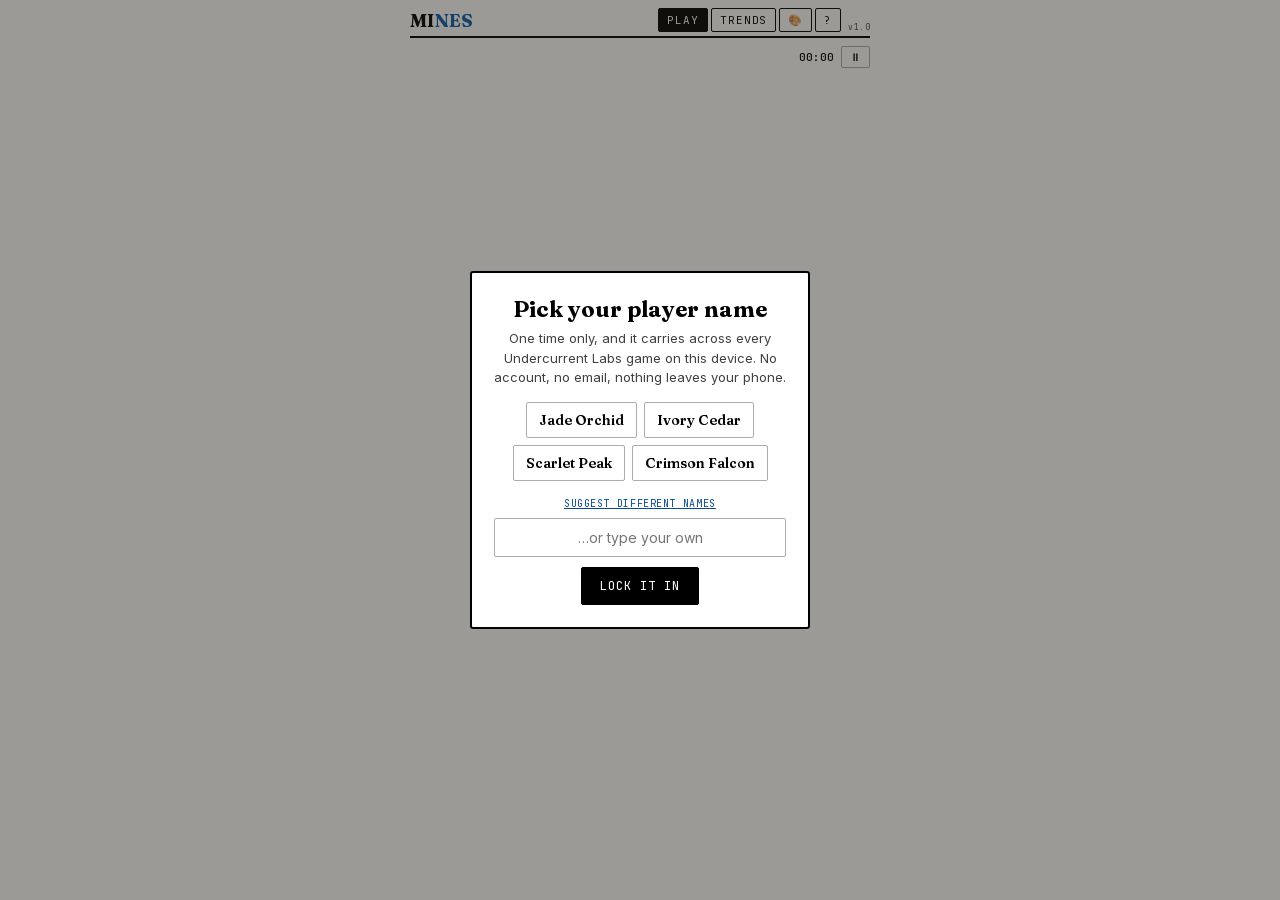
<file: docs/mines/index.html>
<!DOCTYPE html>
<html lang="en">
<head>
<meta charset="UTF-8">
<meta name="viewport" content="width=device-width, initial-scale=1.0, maximum-scale=1.0, user-scalable=no">
<meta name="theme-color" content="#101820">
<title>Undercurrent Labs Ad-Free Games</title>
<style>
/* ---- fonts, built in so the game looks the same offline ---- */
@font-face{font-family:'Fraunces';src:url([data-uri]) format('woff2');font-weight:600 700;font-style:normal;font-display:block}
@font-face{font-family:'Inter';src:url([data-uri]) format('woff2');font-weight:400 700;font-style:normal;font-display:block}
@font-face{font-family:'JetBrains Mono';src:url([data-uri]) format('woff2');font-weight:400 500;font-style:normal;font-display:block}
</style>
<style>
/* ---- SHELL STYLES (shared, do not edit per game) ---- */
:root{
  --cream:#FCFAF6; --ink:#22201A; --gold:#B08D3E; --gold-deep:#8C6D2C;
  --muted:#8A8578; --line:#E4DECF; --line-strong:#22201A;
  --sel:#F2EAD8; --peer:#F7F3E9; --same:#EADFC4; --err:#A63D2F; --err-bg:#F6E4E0;
  --ok:#4A6B4F; --cellbg:#FFFFFF; --radius:2px;
}
[data-theme="clear"]{
  --cream:#FFFFFF; --ink:#000000; --gold:#0B5CAD; --gold-deep:#084A8C;
  --muted:#3F3F3F; --line:#ABABAB; --sel:#CFE5FB; --peer:#EFF5FB; --same:#B4D6F6;
  --err:#C62828; --err-bg:#FBDCDC; --cellbg:#FFFFFF; --radius:2px;
}
[data-theme="night"]{
  --cream:#171612; --ink:#F2EFE7; --gold:#D2A94E; --gold-deep:#E4C06A;
  --muted:#9A947F; --line:#3A372E; --sel:#3A3320; --peer:#22201A; --same:#4A3E1E;
  --err:#E06552; --err-bg:#46231D; --cellbg:#211F1A; --radius:2px;
}
[data-theme="candy"]{
  --cream:#FFF6E5; --ink:#3D2B56; --gold:#F26B3A; --gold-deep:#D8541F;
  --muted:#8A7AA0; --line:#F0DBB2; --sel:#FFE3B3; --peer:#FFF0D6; --same:#FFD48A;
  --err:#E5484D; --err-bg:#FFE1E1; --cellbg:#FFFFFF; --radius:12px;
}
[data-theme="forest"]{
  --cream:#F2F6EF; --ink:#1E2A20; --gold:#3F6B45; --gold-deep:#2E5133;
  --muted:#6E7C6F; --line:#D3DFD1; --sel:#DCEBDA; --peer:#EDF3EB; --same:#C3DDC0;
  --err:#A63D2F; --err-bg:#F6E4E0; --cellbg:#FFFFFF; --radius:4px;
}
[data-theme="ocean"]{
  --cream:#F1F6FA; --ink:#12242E; --gold:#1C6E8C; --gold-deep:#14556E;
  --muted:#69808C; --line:#CFDFE8; --sel:#D8EBF4; --peer:#EAF3F8; --same:#B7DCEC;
  --err:#B3402F; --err-bg:#F8E3DE; --cellbg:#FFFFFF; --radius:4px;
}
[data-theme="rose"]{
  --cream:#FDF3F3; --ink:#2B1A1E; --gold:#A8455C; --gold-deep:#87344A;
  --muted:#8C7076; --line:#EBD5D8; --sel:#F8E1E6; --peer:#FCEFF1; --same:#F3C9D3;
  --err:#9E3B2F; --err-bg:#F8E2DE; --cellbg:#FFFFFF; --radius:8px;
}
html{background:var(--cream)}
*{margin:0;padding:0;box-sizing:border-box;-webkit-tap-highlight-color:transparent}
button,.chip,.lvl,.ctrl,.tab{touch-action:manipulation}
html,body{height:100%}
body{background:var(--cream);color:var(--ink);font-family:'Inter',system-ui,sans-serif;display:flex;justify-content:center;
  user-select:none;-webkit-user-select:none;overscroll-behavior:none}
.app{width:100%;max-width:480px;padding:8px 10px 10px;display:flex;flex-direction:column;gap:7px}

.masthead{display:flex;align-items:center;justify-content:space-between;border-bottom:2px solid var(--ink);padding-bottom:4px}
.masthead h1{font-family:'Fraunces',serif;font-weight:700;font-size:18px;letter-spacing:.02em;text-transform:uppercase}
.masthead h1 span{color:var(--gold)}
.tabs{display:flex;gap:3px;align-items:center}
.tab{font-family:'JetBrains Mono',monospace;font-size:11px;letter-spacing:.08em;text-transform:uppercase;
  padding:4px 8px;border:1px solid var(--ink);background:transparent;color:var(--ink);cursor:pointer;border-radius:var(--radius)}
.tab.active{background:var(--ink);color:var(--cream)}
.vchip{font-family:'JetBrains Mono',monospace;font-size:8px;letter-spacing:.06em;color:var(--muted);border:none;background:none;cursor:pointer;padding:0 0 0 4px;align-self:flex-end}

.statusbar{display:flex;justify-content:space-between;align-items:center;font-family:'JetBrains Mono',monospace;font-size:11px;color:var(--muted);min-height:24px}
.statusbar b{color:var(--ink);font-weight:500}
#pauseBtn{border:1px solid var(--line);background:var(--cellbg);border-radius:var(--radius);padding:3px 8px;cursor:pointer;font-family:inherit;font-size:11px;color:var(--ink)}

/* The stage is the square the game draws in. It always fits one phone screen with the controls below it. */
.stage-wrap{position:relative;margin:0 auto;width:min(100%, max(250px, calc(100dvh - 265px)))}
#stage{position:relative;width:100%;aspect-ratio:1;touch-action:none}
.pause-veil{position:absolute;inset:0;background:var(--cream);border:2px solid var(--ink);display:none;flex-direction:column;align-items:center;justify-content:center;gap:10px;z-index:30}
.pause-veil.show{display:flex}
.pause-veil p{font-family:'Fraunces',serif;font-weight:600;font-size:20px}

.controls{display:grid;grid-auto-flow:column;grid-auto-columns:1fr;gap:4px}
.ctrl{border:1px solid var(--line);background:var(--cellbg);border-radius:var(--radius);padding:6px 2px;cursor:pointer;
  display:flex;flex-direction:column;align-items:center;gap:2px;color:var(--ink)}
.ctrl svg{width:15px;height:15px;stroke:var(--ink);fill:none;stroke-width:1.6;stroke-linecap:round;stroke-linejoin:round}
.ctrl small{font-family:'JetBrains Mono',monospace;font-size:8px;letter-spacing:.03em;text-transform:uppercase;color:var(--muted);white-space:nowrap}
.ctrl.on{border-color:var(--gold);background:var(--sel)}
.ctrl.on small{color:var(--gold-deep)}
.ctrl.dim{opacity:.35}
.ctrl:active{transform:translateY(1px)}

.veil{position:fixed;inset:0;background:rgba(34,32,26,.45);display:none;align-items:center;justify-content:center;padding:20px;z-index:50}
.veil.show{display:flex}
.card{background:var(--cream);border:2px solid var(--ink);border-radius:calc(var(--radius) + 1px);max-width:340px;width:100%;padding:22px;text-align:center;max-height:92dvh;overflow:auto}
.card h2{font-family:'Fraunces',serif;font-weight:700;font-size:22px;margin-bottom:6px}
.card p{font-size:13px;color:var(--muted);margin-bottom:14px;line-height:1.5}
.lvl-list{display:flex;flex-direction:column;gap:8px;margin-top:6px}
.lvl{border:1px solid var(--ink);background:var(--cellbg);padding:11px;cursor:pointer;border-radius:var(--radius);display:flex;justify-content:space-between;align-items:center;color:var(--ink)}
.lvl b{font-family:'Fraunces',serif;font-weight:600;font-size:16px}
.lvl small{font-family:'JetBrains Mono',monospace;font-size:10px;color:var(--muted)}
.lvl.locked{opacity:.6}
.lvl.picked{border-color:var(--gold);background:var(--sel)}
.btn{border:1px solid var(--ink);background:var(--ink);color:var(--cream);padding:10px 18px;border-radius:var(--radius);cursor:pointer;
  font-family:'JetBrains Mono',monospace;font-size:12px;letter-spacing:.08em;text-transform:uppercase;margin-top:10px}
.btn.ghost{background:transparent;color:var(--ink)}
.big-score{font-family:'Fraunces',serif;font-weight:700;font-size:40px;color:var(--gold);margin:8px 0 2px}
.probadge{font-family:'JetBrains Mono',monospace;font-size:8px;letter-spacing:.08em;background:var(--gold);color:#fff;border-radius:999px;padding:2px 6px;margin-left:5px;vertical-align:middle}
.pay-list{text-align:left;margin:10px 0;font-size:13px;line-height:1.75}
.pay-list div{display:flex;gap:8px}
.pay-list span{color:var(--gold-deep)}
.price{font-family:'Fraunces',serif;font-weight:700;font-size:34px;color:var(--gold);margin:6px 0 0}
.price small{font-size:12px;color:var(--muted);font-family:'Inter',sans-serif;font-weight:400;display:block;margin-top:2px}
.note{font-size:10px;color:var(--muted);line-height:1.5;margin-top:8px}
.chips{display:flex;flex-wrap:wrap;gap:7px;justify-content:center;margin:8px 0 10px}
.chip{border:1px solid var(--line);background:var(--cellbg);border-radius:var(--radius);padding:8px 12px;cursor:pointer;font-family:'Fraunces',serif;font-weight:600;font-size:14px;color:var(--ink)}
.chip.picked{border-color:var(--gold);background:var(--sel);box-shadow:inset 0 0 0 1px var(--gold)}
.linkbtn{background:none;border:none;color:var(--gold-deep);cursor:pointer;font-family:'JetBrains Mono',monospace;font-size:10px;letter-spacing:.06em;text-transform:uppercase;text-decoration:underline;margin-bottom:8px}
.name-input{width:100%;border:1px solid var(--line);border-radius:var(--radius);padding:10px;font-family:'Inter',sans-serif;font-size:14px;text-align:center;background:var(--cellbg);color:var(--ink)}
.name-input:focus{outline:none;border-color:var(--gold)}
.tut-step{font-family:'JetBrains Mono',monospace;font-size:10px;letter-spacing:.1em;color:var(--gold-deep);margin-bottom:4px}
.tut-icon{font-size:30px;margin-bottom:6px}
.upd-list{text-align:left;font-size:12px;line-height:1.6;margin:8px 0 4px}
.upd-list b{font-family:'JetBrains Mono',monospace;font-size:10px;color:var(--gold-deep);display:block;margin-top:8px}
.sw{width:15px;height:15px;border-radius:50%;display:inline-block;border:1px solid rgba(0,0,0,.2);margin-left:4px;vertical-align:middle}
.theme-row .tname{display:flex;flex-direction:column;gap:2px;text-align:left}
.theme-row .tname small{font-family:'Inter',sans-serif;font-size:11px;letter-spacing:0;text-transform:none}

.view{display:none;flex-direction:column;gap:12px}
.view.show{display:flex}
.trend-grid{display:grid;grid-template-columns:1fr 1fr;gap:8px}
.tcard{border:1px solid var(--line);background:var(--cellbg);border-radius:var(--radius);padding:12px}
.tcard small{font-family:'JetBrains Mono',monospace;font-size:9px;letter-spacing:.08em;text-transform:uppercase;color:var(--muted);display:block;margin-bottom:4px}
.tcard b{font-family:'Fraunces',serif;font-size:22px;font-weight:600}
.tcard span{font-size:11px;color:var(--muted)}
.chart-card{border:1px solid var(--line);background:var(--cellbg);border-radius:var(--radius);padding:14px}
.chart-card h3{font-family:'Fraunces',serif;font-weight:600;font-size:15px;margin-bottom:8px}
canvas{width:100%;height:auto;display:block}
.diff-table{width:100%;border-collapse:collapse;font-size:12px}
.diff-table th{font-family:'JetBrains Mono',monospace;font-size:9px;letter-spacing:.08em;text-transform:uppercase;color:var(--muted);text-align:left;padding:6px 4px;border-bottom:1px solid var(--line)}
.diff-table td{padding:7px 4px;border-bottom:1px solid var(--line);font-family:'JetBrains Mono',monospace}
.rank-card{border:2px solid var(--ink);background:var(--cellbg);border-radius:calc(var(--radius) + 1px);padding:16px;text-align:center}
.rank-card .pname{font-family:'Fraunces',serif;font-size:22px;font-weight:700}
.rank-card .rating{font-family:'Fraunces',serif;font-weight:700;font-size:38px;color:var(--gold)}
.rank-card .sub{font-size:11px;color:var(--muted);margin-top:2px}
.empty-note{text-align:center;color:var(--muted);font-size:13px;padding:30px 10px;line-height:1.6}
.footer-note{text-align:center;font-family:'JetBrains Mono',monospace;font-size:9px;letter-spacing:.06em;color:var(--muted);margin-top:4px}

.toast{position:fixed;top:14px;left:50%;transform:translateX(-50%);background:var(--ink);color:var(--cream);padding:10px 16px;border-radius:var(--radius);
  font-family:'JetBrains Mono',monospace;font-size:11px;z-index:90;opacity:0;transition:opacity .25s;pointer-events:none;max-width:92%;text-align:center;line-height:1.5}
.toast.show{opacity:1}

/* Reward beats, shared by every game */
.praise{position:absolute;transform:translate(-50%,-100%);z-index:45;pointer-events:none;white-space:nowrap;font-family:'Fraunces',serif;font-weight:700;font-size:15px;color:var(--gold-deep);
  background:var(--cellbg);border:1px solid var(--gold);border-radius:999px;padding:4px 11px;box-shadow:0 3px 10px rgba(0,0,0,.18);animation:praiseUp .95s ease-out forwards}
.praise.big{font-size:19px;padding:6px 15px;border-width:2px;box-shadow:0 5px 18px rgba(0,0,0,.26);animation-duration:1.2s}
@keyframes praiseUp{0%{opacity:0;margin-top:4px}18%{opacity:1}75%{opacity:1}100%{opacity:0;margin-top:-36px}}
@keyframes ulpop{0%{transform:scale(.6)}70%{transform:scale(1.15)}100%{transform:scale(1)}}
.ul-pop{animation:ulpop .18s ease-out}
@keyframes ulsweep{0%{filter:brightness(1)}40%{filter:brightness(1.18) saturate(1.5)}100%{filter:brightness(1)}}
.ul-sweep{animation:ulsweep .55s ease-out}
@keyframes ulshake{0%,100%{transform:translateX(0)}25%{transform:translateX(-5px)}75%{transform:translateX(5px)}}
.ul-shake{animation:ulshake .22s ease-in-out}
@media (prefers-reduced-motion: reduce){.praise,.ul-pop,.ul-sweep,.ul-shake{animation-duration:.01s}}

/* ==== GAME STYLES START ==== */
/* Ad Free Mines. Theme tokens only; numbers are told apart by the digit itself, colour is a second cue. */
.mn-wrap{position:absolute;inset:0}
.mn-board{position:absolute;display:grid;background:color-mix(in srgb, var(--gold) 14%, var(--cellbg));
  border:2px solid var(--ink);border-radius:calc(var(--radius) + 4px);padding:1px;box-sizing:content-box;touch-action:none}
.mn-cell{position:relative;display:flex;align-items:center;justify-content:center;margin:1px;border-radius:calc(var(--radius) + 2px);
  font-family:'Fraunces',serif;font-weight:800;line-height:1;cursor:pointer}
.mn-cell.mn-c{background:color-mix(in srgb, var(--gold) 34%, var(--cellbg));
  box-shadow:inset 0 -3px 0 color-mix(in srgb, var(--gold) 55%, var(--cellbg)), inset 0 2px 0 color-mix(in srgb, var(--gold) 12%, var(--cellbg))}
.mn-cell.mn-o{background:var(--cellbg);box-shadow:inset 0 0 0 1px var(--line);cursor:default}
.mn-cell[data-n="1"]{color:var(--gold-deep)}
.mn-cell[data-n="2"]{color:color-mix(in srgb, var(--gold-deep) 65%, var(--err))}
.mn-cell[data-n="3"]{color:color-mix(in srgb, var(--gold-deep) 30%, var(--err))}
.mn-cell[data-n="4"],.mn-cell[data-n="5"],.mn-cell[data-n="6"],.mn-cell[data-n="7"],.mn-cell[data-n="8"]{color:var(--err)}
.mn-cell.mn-boom{background:var(--err-bg);box-shadow:inset 0 0 0 2px var(--err)}
.mn-cell svg{width:62%;height:62%;overflow:visible}
.mn-flag path.p{fill:var(--err);stroke:var(--err);stroke-width:1.5;stroke-linejoin:round}
.mn-flag path.s{fill:none;stroke:var(--ink);stroke-width:2.2;stroke-linecap:round}
.mn-mine circle{fill:var(--ink)} .mn-mine path{stroke:var(--ink);stroke-width:2.4;stroke-linecap:round}
.mn-mine circle.g{fill:var(--cellbg)}
.mn-wrong path.x{stroke:var(--err);stroke-width:2.6;stroke-linecap:round}
@keyframes mn-rip{from{opacity:.25;transform:scale(.78)}to{opacity:1;transform:scale(1)}}
.mn-cell.mn-rip{animation:mn-rip .11s ease-out both}
@media (prefers-reduced-motion: reduce){.mn-cell.mn-rip{animation-duration:.01s;animation-delay:0s !important}}
/* ==== GAME STYLES END ==== */
</style>
</head>
<body>
<div class="app">
  <div class="masthead">
    <h1 id="ulTitle"></h1>
    <div class="tabs">
      <button class="tab active" id="tabPlay">Play</button>
      <button class="tab" id="tabTrends">Trends</button>
      <button class="tab" id="themeBtn" title="Themes">🎨</button>
      <button class="tab" id="helpBtn" title="How to play">?</button>
      <button class="vchip" id="verChip" title="Version"></button>
      <button class="tab" id="proChip" title="Pro" style="display:none">★</button>
    </div>
  </div>

  <div class="view show" id="viewPlay">
    <div class="statusbar">
      <span id="ulLevel"></span>
      <span id="ulStatA"></span>
      <span id="ulStatB"></span>
      <span><b id="ulTimer">00:00</b> <button id="pauseBtn">⏸</button></span>
    </div>
    <div class="stage-wrap" id="stageWrap">
      <div id="stage"></div>
      <div class="pause-veil" id="pauseVeil">
        <p>Paused</p>
        <button class="btn" id="resumeBtn">Resume</button>
        <button class="btn ghost" id="pauseRestart">Restart this game</button>
      </div>
    </div>
    <div class="controls" id="controls"></div>
    <div id="below"></div>
  </div>

  <div class="view" id="viewTrends">
    <div id="trendsBody"></div>
    <div class="footer-note" id="footNote"></div>
  </div>
</div>

<div class="toast" id="toast"></div>

<div class="veil" id="lvlVeil"><div class="card">
  <h2>New game</h2>
  <p id="lvlBlurb"></p>
  <div class="lvl-list" id="lvlList"></div>
  <button class="btn ghost" id="lvlCancel">Cancel</button>
</div></div>

<div class="veil" id="endVeil"><div class="card">
  <h2 id="endTitle"></h2>
  <div class="big-score" id="endScore"></div>
  <p id="endDetail"></p>
  <button class="btn" id="waShare">Share on WhatsApp</button>
  <button class="btn ghost" id="endNew">New game</button>
  <button class="btn ghost" id="endClose">View the board</button>
</div></div>

<div class="veil" id="nameVeil"><div class="card">
  <h2>Pick your player name</h2>
  <p>One time only, and it carries across every Undercurrent Labs game on this device. No account, no email, nothing leaves your phone.</p>
  <div class="chips" id="nameChips"></div>
  <button class="linkbtn" id="reroll">Suggest different names</button>
  <input class="name-input" id="nameInput" maxlength="20" placeholder="…or type your own">
  <button class="btn" id="nameSave">Lock it in</button>
</div></div>

<div class="veil" id="tutVeil"><div class="card">
  <div class="tut-step" id="tutStep"></div>
  <div class="tut-icon" id="tutIcon"></div>
  <h2 id="tutTitle"></h2>
  <p id="tutBody"></p>
  <button class="btn" id="tutNext">Next</button>
  <button class="btn ghost" id="tutSkip">Skip</button>
</div></div>

<div class="veil" id="themeVeil"><div class="card">
  <h2>Theme</h2>
  <p>Your choice carries across every Undercurrent Labs game.</p>
  <div class="lvl-list" id="themeList"></div>
  <button class="btn" id="themeDone">Done</button>
</div></div>

<div class="veil" id="proVeil"><div class="card">
  <h2 id="proTitle">Pro</h2>
  <p id="proWhy"></p>
  <div class="pay-list" id="proPerks"></div>
  <div class="price" id="proPrice"></div>
  <button class="btn" id="proBuy">Unlock Pro</button>
  <div class="note" id="webNote" style="display:none">Pro unlocks are handled by Google Play, so they're available in the Android app.</div>
  <button class="btn ghost" id="proRestore">Restore purchase</button>
  <button class="btn ghost" id="proClose">Not now</button>
</div></div>

<div class="veil" id="verVeil"><div class="card">
  <h2 id="verTitle"></h2>
  <p>Ad-free, offline, private. Made by Undercurrent Labs.</p>
  <div class="upd-list" id="verNotes"></div>
  <button class="btn" id="verGoPro">Unlock Pro</button>
  <button class="btn ghost" id="verReset">Reset scores &amp; start clean</button>
  <button class="btn ghost" id="verClose">Close</button>
</div></div>

<script>
"use strict";
/* =====================================================================
   UNDERCURRENT LABS — AD-FREE GAMES SHELL  (shared by every game)
   Do not edit per game. A game supplies a GAME object (see GAME CONTRACT
   in the game section below) and draws inside #stage. Everything else —
   player name, themes, Pro, saving, timer, trends, rewards, sharing,
   tutorial, versioning — lives here.
   ===================================================================== */
const SHELL_VERSION = "1.0";
/* Family unlock: only a SHA-256 fingerprint of the key lives here, never the key itself. */
const FAMILY_HASH = "fc0b91ea84d8294bbaacbaf19726c66b726bd75bb28d8acf3cd7e9646d3e2efc";
function ulHash(s){const K=[],H=[1779033703,-1150833019,1013904242,-1521486534,1359893119,-1694144372,528734635,1541459225];
for(let n=2,c=0;c<64;n++){let p=1;for(let d=2;d*d<=n;d++)if(n%d===0){p=0;break}if(p)K[c++]=(Math.pow(n,1/3)%1)*4294967296|0}
const b=unescape(encodeURIComponent(s)),l=b.length,w=[];for(let i=0;i<l;i++)w[i>>2]|=b.charCodeAt(i)<<(24-(i%4)*8);
w[l>>2]|=0x80<<(24-(l%4)*8);w[((l+8>>6)+1)*16-1]=l*8;
for(let j=0;j<w.length;j+=16){const W=[],a=H.slice();for(let i=0;i<64;i++){if(i<16)W[i]=w[j+i]|0;else{const x=W[i-15],y=W[i-2];
W[i]=(((x>>>7|x<<25)^(x>>>18|x<<14)^x>>>3)+W[i-7]+((y>>>17|y<<15)^(y>>>19|y<<13)^y>>>10)+W[i-16])|0}
const e=a[4],t1=a[7]+((e>>>6|e<<26)^(e>>>11|e<<21)^(e>>>25|e<<7))+((e&a[5])^(~e&a[6]))+K[i]+W[i],o=a[0],
t2=((o>>>2|o<<30)^(o>>>13|o<<19)^(o>>>22|o<<10))+((o&a[1])^(o&a[2])^(a[1]&a[2]));a.pop();a.unshift((t1+t2)|0);a[4]=(a[4]+t1)|0}
for(let i=0;i<8;i++)H[i]=(H[i]+a[i])|0}return H.map(h=>(h>>>0).toString(16).padStart(8,"0")).join("")}
const $ = id => document.getElementById(id);

const store = (() => {
  let mem = {}, ok = false;
  try { localStorage.setItem("__t","1"); localStorage.removeItem("__t"); ok = true; } catch(e){ ok = false; }
  return {
    get(k, fb){ try { if(ok){ const v = localStorage.getItem(k); return v==null ? fb : JSON.parse(v); } } catch(e){} return (k in mem) ? mem[k] : fb; },
    set(k, v){ try { if(ok){ localStorage.setItem(k, JSON.stringify(v)); return; } } catch(e){} mem[k] = v; }
  };
})();

const UL = {};
UL.store = store;
UL.kv    = (k, fb) => store.get("ul_"+GAME.id+"_"+k, fb);      // storage scoped to this game
UL.setKv = (k, v)  => store.set("ul_"+GAME.id+"_"+k, v);

/* ---------- seeded randomness: every game is replayable from its seed ---------- */
function mulberry(seed){
  return { s: seed|0, next(){ this.s = (this.s + 0x6D2B79F5)|0; let t = Math.imul(this.s ^ this.s>>>15, 1|this.s);
    t = t + Math.imul(t ^ t>>>7, 61|t) ^ t; return ((t ^ t>>>14)>>>0) / 4294967296; } };
}
UL.rng = mulberry(1);
UL.random  = () => UL.rng.next();
UL.rnd     = n => Math.floor(UL.rng.next()*n);
UL.pick    = a => a[UL.rnd(a.length)];
UL.shuffle = a => { a = a.slice(); for(let i=a.length-1;i>0;i--){ const j=UL.rnd(i+1); [a[i],a[j]]=[a[j],a[i]]; } return a; };
function strHash(s){ let h=2166136261; for(let i=0;i<s.length;i++){ h^=s.charCodeAt(i); h=Math.imul(h,16777619); } return h>>>0; }
UL.dailyNum = () => { const d=new Date(); return Math.floor((Date.UTC(d.getFullYear(),d.getMonth(),d.getDate())-Date.UTC(2026,0,1))/86400000)+1; };
const dailySeed = n => ((strHash(GAME.id)%100000)*7919 + n*2654435761) % 2147483647 | 0;

/* ---------- small utilities ---------- */
UL.fmtTime = sec => String(Math.floor(sec/60)).padStart(2,"0")+":"+String(sec%60).padStart(2,"0");
const BZ = { tap:10, act:15, err:180, wow:[16,38,24], win:[40,60,40,60,180] };
UL.buzz = p => { const v = (typeof p==="string") ? BZ[p] : p; if(navigator.vibrate){ try{ navigator.vibrate(v); }catch(e){} } };
let toastTimer = null;
UL.toast = (msg, ms) => { const t=$("toast"); t.textContent=msg; t.classList.add("show"); clearTimeout(toastTimer); toastTimer=setTimeout(()=>t.classList.remove("show"), ms||2600); };
const animOnce = (el, cls) => { if(!el) return; el.classList.remove(cls); void el.offsetWidth; el.classList.add(cls);
  el.addEventListener("animationend", ()=>el.classList.remove(cls), {once:true}); };
UL.pop   = el => animOnce(el, "ul-pop");
UL.shake = el => animOnce(el, "ul-shake");
UL.sweep = (els, stepMs) => { [...els].forEach((el,i)=>{ if(!el) return; el.style.animationDelay=(i*(stepMs==null?32:stepMs))+"ms"; animOnce(el,"ul-sweep");
  el.addEventListener("animationend", ()=>{ el.style.animationDelay=""; }, {once:true}); }); };
UL.isNative = () => !!(window.Capacitor && window.Capacitor.isNativePlatform && window.Capacitor.isNativePlatform());

/* ---------- reward beats ---------- */
const PRAISE = {
  1:{odds:0.30, icon:"",   words:["Nice","Clean","Tidy","Neat","Smooth","Crisp","Steady"]},
  2:{odds:0.60, icon:"✦",  words:["Sharp","Slick","Good eye","Well spotted","Eagle-eyed","Nicely seen","Keen"]},
  3:{odds:1,    icon:"💎", words:["Clever","Intelligent","Shrewd","Astute","Incisive","Canny","Crafty"]},
  4:{odds:1,    icon:"🔥", big:1, words:["Genius!","Brilliant!","Masterful!","Outstanding!","Remarkable!","Virtuoso!","Inspired!"]}
};
let lastWord = "", lastBadgeAt = 0;
/* target: an element inside the stage, or {x,y} in px relative to the stage wrap */
UL.badge = (target, text, big, hold) => {
  const wrap = $("stageWrap"); if(!wrap) return;
  wrap.querySelectorAll(".praise").forEach(e=>e.remove());            // one at a time, newest wins
  const el = document.createElement("div");
  el.className = "praise"+(big?" big":""); el.textContent = text;
  const wr = wrap.getBoundingClientRect();
  let x = wr.width/2, y = wr.height*0.3;
  try{
    if(target && target.getBoundingClientRect){ const r=target.getBoundingClientRect(); x=r.left-wr.left+r.width/2; y=r.top-wr.top; }
    else if(target && typeof target.x==="number"){ x=target.x; y=target.y; }
  }catch(e){}
  el.style.left = x+"px"; el.style.top = y+"px";
  wrap.appendChild(el);
  try{
    const br = el.getBoundingClientRect(), pad = 6; let shift = 0;
    if(br.left < wr.left+pad)   shift = (wr.left+pad) - br.left;
    if(br.right > wr.right-pad) shift = (wr.right-pad) - br.right;
    if(shift) el.style.left = (x+shift)+"px";
    if(y < br.height+pad) el.style.top = (br.height+pad)+"px";
  }catch(e){}
  lastBadgeAt = Date.now();
  setTimeout(()=>el.remove(), hold || (big?1250:1000));
};
/* tier 1 = routine good move … tier 4 = measurably hard. Tiers 1-2 are throttled, 3-4 always show. */
UL.praise = (target, tier) => {
  const P = PRAISE[tier]; if(!P) return false;
  const now = Date.now();
  if(P.odds < 1){ if(Math.random() > P.odds) return false; if(now-lastBadgeAt < 1600) return false; }
  let w = P.words[Math.floor(Math.random()*P.words.length)], g = 0;
  while(w===lastWord && g++<6) w = P.words[Math.floor(Math.random()*P.words.length)];
  lastWord = w;
  if(P.big) UL.buzz("wow");
  UL.badge(target, (P.icon?P.icon+" ":"")+w, P.big);
  return true;
};
/* a rare, named moment: "✨ Row and box complete", "✨ 512!" */
UL.milestone = (target, text) => { UL.buzz("wow"); UL.badge(target, "✨ "+text, true, 1300); };
UL.confetti = () => {
  const wrap = $("stageWrap"), cv = document.createElement("canvas");
  cv.style.cssText = "position:absolute;inset:0;width:100%;height:100%;pointer-events:none;z-index:40";
  cv.width = wrap.clientWidth||360; cv.height = wrap.clientHeight||360; wrap.appendChild(cv);
  const ctx = cv.getContext && cv.getContext("2d"); if(!ctx){ cv.remove(); return; }
  const css = getComputedStyle(document.documentElement);
  const cols = [css.getPropertyValue("--gold"), css.getPropertyValue("--err"), "#4A6B4F", "#0B5CAD", "#7C4DFF"].map(s=>s.trim()||"#B08D3E");
  const P = []; for(let i=0;i<90;i++) P.push({x:Math.random()*cv.width, y:-10-Math.random()*90, vy:2+Math.random()*3, vx:-1+Math.random()*2, s:3+Math.random()*4, c:cols[i%cols.length], r:Math.random()*6.3});
  let t = 0; const id = setInterval(()=>{ t++; ctx.clearRect(0,0,cv.width,cv.height);
    for(const p of P){ p.x+=p.vx; p.y+=p.vy; p.r+=.1; ctx.save(); ctx.translate(p.x,p.y); ctx.rotate(p.r); ctx.fillStyle=p.c; ctx.fillRect(-p.s/2,-p.s/2,p.s,p.s*1.6); ctx.restore(); }
    if(t>110){ clearInterval(id); cv.remove(); } }, 16);
};

/* ---------- Pro ---------- */
let PRO = store.get("ul_pro", false) || store.get("sdk_pro", false);
(function familyUnlock(){ try{ const k = new URLSearchParams(location.search).get("k");
  if(k && ulHash(k)===FAMILY_HASH){ PRO = true; store.set("ul_pro", true); history.replaceState(null, "", location.pathname); } }catch(e){} })();
UL.isPro = () => !!PRO;
function applyPro(){
  document.body.classList.toggle("pro", UL.isPro());
  $("proChip").style.display = UL.isPro() ? "" : "none";
  $("webNote").style.display = (!UL.isNative() && !UL.isPro()) ? "" : "none";
}
function grantPro(){ PRO = true; store.set("ul_pro", true); applyPro(); $("proVeil").classList.remove("show");
  UL.toast("Pro unlocked. Thank you — enjoy the full game."); if(GAME.onPro) GAME.onPro(); }
UL.paywall = reason => {
  $("proTitle").textContent = GAME.name+" Pro";
  $("proWhy").textContent = reason || "No ads in either version — Pro opens the rest of the game. One payment, no subscription.";
  $("proPerks").innerHTML = (GAME.proPerks||[]).map((p,i)=>"<div><span>✓</span>"+(i===0?"<b>"+p+"</b>":p)+"</div>").join("");
  $("proPrice").innerHTML = (GAME.price||"₹99")+"<small>one-time · includes every future update</small>";
  pauseGame(); $("proVeil").classList.add("show");
};
/* use at the top of any Pro-only action:  if(!UL.requirePro("Unlimited undo is part of Pro.")) return; */
UL.requirePro = reason => { if(UL.isPro()) return true; UL.paywall(reason); return false; };
const Billing = {
  async purchase(sku){
    if(window.PlayBilling && window.PlayBilling.purchase) return await window.PlayBilling.purchase(sku);
    if(UL.isNative()){ UL.toast("Pro isn't on sale yet — coming in the next update."); return false; }
    const localDev = ["localhost","127.0.0.1","::1"].includes(location.hostname) || location.protocol==="file:";
    if(localDev) return confirm("[Local build] Simulate a successful purchase for testing?");
    UL.toast("Pro is available in the Android app on Google Play."); return false;
  },
  async restore(){
    if(window.PlayBilling && window.PlayBilling.restore) return await window.PlayBilling.restore();
    UL.toast(UL.isNative() ? "Pro isn't on sale yet — coming in the next update." : "Purchases are restored in the Android app on Google Play."); return false;
  }
};
$("proClose").addEventListener("click", ()=>$("proVeil").classList.remove("show"));
$("proBuy").addEventListener("click", async ()=>{ try{ if(await Billing.purchase(GAME.sku||"ul_pro_unlock")) grantPro(); }catch(e){ UL.toast("Purchase could not be completed."); } });
$("proRestore").addEventListener("click", async ()=>{ try{ if(await Billing.restore()) grantPro(); }catch(e){ UL.toast("Could not reach Google Play."); } });
$("proChip").addEventListener("click", ()=>UL.toast("Pro is active on this device. Thank you."));

/* ---------- themes (shared across games) ---------- */
const THEMES = [
  {id:"clear",   name:"Clear",        desc:"Big contrast, easy reading", sw:["#FFFFFF","#0B5CAD","#000000"]},
  {id:"classic", name:"Classic Gold", desc:"Warm and calm", sw:["#FCFAF6","#B08D3E","#22201A"]},
  {id:"night",   name:"Night",        desc:"Easy on the eyes after dark", sw:["#171612","#D2A94E","#F2EFE7"]},
  {id:"candy",   name:"Candy",        desc:"Bright and fun for kids", sw:["#FFF6E5","#F26B3A","#3D2B56"]},
  {id:"forest",  name:"Forest", pro:1, desc:"Deep green, low glare", sw:["#F2F6EF","#3F6B45","#1E2A20"]},
  {id:"ocean",   name:"Ocean",  pro:1, desc:"Cool blues, calm focus", sw:["#F1F6FA","#1C6E8C","#12242E"]},
  {id:"rose",    name:"Rose",   pro:1, desc:"Soft and warm", sw:["#FDF3F3","#A8455C","#2B1A1E"]},
];
function applyTheme(id){
  const t = THEMES.find(x=>x.id===id); if(!t || (t.pro && !UL.isPro())) id = "clear";
  document.documentElement.setAttribute("data-theme", id); store.set("ul_theme", id);
  document.querySelectorAll(".theme-row").forEach(r=>r.classList.toggle("picked", r.dataset.t===id));
  if(GAME.onTheme) GAME.onTheme(id);
  if($("viewTrends").classList.contains("show")) renderTrends();
}
function buildThemeList(){
  const list = $("themeList"); list.innerHTML = "";
  for(const t of THEMES){
    const locked = t.pro && !UL.isPro(), b = document.createElement("button");
    b.className = "lvl theme-row"+(locked?" locked":""); b.dataset.t = t.id;
    b.innerHTML = '<span class="tname"><b>'+t.name+(t.pro?'<span class="probadge">PRO</span>':'')+'</b><small>'+t.desc+'</small></span><span>'+
      (locked ? "🔒" : t.sw.map(c=>'<span class="sw" style="background:'+c+'"></span>').join(""))+'</span>';
    b.addEventListener("click", ()=>{ if(locked){ $("themeVeil").classList.remove("show"); UL.paywall("Forest, Ocean and Rose are Pro themes."); return; } applyTheme(t.id); });
    list.appendChild(b);
  }
}
$("themeBtn").addEventListener("click", ()=>{ buildThemeList(); applyTheme(document.documentElement.getAttribute("data-theme")||"clear"); $("themeVeil").classList.add("show"); });
$("themeDone").addEventListener("click", ()=>$("themeVeil").classList.remove("show"));

/* ---------- player name (shared across games) ---------- */
let profile = store.get("ul_profile", null) || store.get("sdk_profile", null);
UL.playerName = () => profile ? profile.name : "Player";
const ADJ = ["Blue","Crimson","Indigo","Golden","Silver","Emerald","Cobalt","Amber","Ivory","Onyx","Scarlet","Teal","Violet","Copper","Jade","Slate","Coral","Saffron","Pearl","Midnight"];
const NOUN = ["Tokai","Falcon","Panther","Lotus","Comet","Harbour","Summit","Willow","Orchid","Raven","Tiger","Heron","Cedar","Nimbus","Ember","Delta","Quartz","Mango","Monsoon","Peak"];
let chosenChip = "";
function fillChips(){
  chosenChip = ""; const wrap = $("nameChips"); wrap.innerHTML = ""; const seen = new Set();
  while(seen.size < 4) seen.add(ADJ[Math.floor(Math.random()*ADJ.length)]+" "+NOUN[Math.floor(Math.random()*NOUN.length)]);
  for(const nm of seen){ const b = document.createElement("button"); b.className = "chip"; b.textContent = nm;
    b.addEventListener("click", ()=>{ chosenChip = nm; $("nameInput").value = ""; wrap.querySelectorAll(".chip").forEach(c=>c.classList.toggle("picked", c===b)); });
    wrap.appendChild(b); }
}
$("reroll").addEventListener("click", fillChips);
$("nameInput").addEventListener("input", ()=>{ chosenChip = ""; $("nameChips").querySelectorAll(".chip").forEach(c=>c.classList.remove("picked")); });
$("nameSave").addEventListener("click", ()=>{
  const name = ($("nameInput").value.trim() || chosenChip).replace(/\s+/g," ").slice(0,20); if(name.length < 3) return;
  profile = {name, created:Date.now()}; store.set("ul_profile", profile); $("nameVeil").classList.remove("show"); afterName();
});

/* ---------- tutorial ---------- */
const COMMON_TUT = [
  {icon:"↻", title:"Start over", body:"Pause, or tap New game, and choose Restart to replay the very same game from the beginning."},
  {icon:"⏸️", title:"Leave anytime", body:"Your game saves itself. Close the app and come back whenever — it will be waiting exactly where you left it."}
];
let tutIdx = 0, tutAfter = null, tutSteps = [];
function showTutorial(after){ tutSteps = (GAME.tutorial||[]).concat(COMMON_TUT); tutIdx = 0; tutAfter = after||null; renderTut(); $("tutVeil").classList.add("show"); }
function renderTut(){ const s = tutSteps[tutIdx]; $("tutStep").textContent = (tutIdx+1)+" / "+tutSteps.length; $("tutIcon").textContent = s.icon;
  $("tutTitle").textContent = s.title; $("tutBody").textContent = s.body; $("tutNext").textContent = tutIdx===tutSteps.length-1 ? "Let's play" : "Next"; }
function endTut(){ $("tutVeil").classList.remove("show"); UL.setKv("tut", true); if(tutAfter){ const f = tutAfter; tutAfter = null; f(); } }
$("tutNext").addEventListener("click", ()=>{ tutIdx++; if(tutIdx >= tutSteps.length) endTut(); else renderTut(); });
$("tutSkip").addEventListener("click", endTut);
$("helpBtn").addEventListener("click", ()=>{ pauseGame(); showTutorial(null); });

/* ---------- the running game ---------- */
UL.cur = null;                    // {level, daily, seed, sec, score, over, paused}
let wakeLock = null;
async function keepAwake(){ try{ if(navigator.wakeLock && !wakeLock){ wakeLock = await navigator.wakeLock.request("screen"); wakeLock.addEventListener("release", ()=>{ wakeLock = null; }); } }catch(e){ wakeLock = null; } }
function releaseWake(){ try{ if(wakeLock){ wakeLock.release(); wakeLock = null; } }catch(e){} }
const levelOf = id => GAME.levels.find(l=>l.id===id) || GAME.levels[0];
UL.setScore = n => { if(UL.cur) UL.cur.score = n; $("ulStatB").innerHTML = "Score <b>"+n+"</b>"; };
UL.addScore = n => UL.setScore((UL.cur?UL.cur.score:0)+n);
UL.setStat  = html => { $("ulStatA").innerHTML = html||""; };             // the game's own status slot
function tickLabel(){ $("ulTimer").textContent = UL.fmtTime(UL.cur ? UL.cur.sec : 0); }

const ICONS = {
  undo:'<path d="M9 14L4 9l5-5"/><path d="M4 9h11a5 5 0 0 1 0 10h-3"/>',
  erase:'<path d="M20 20H8L3 15a2 2 0 0 1 0-3l8-8a2 2 0 0 1 3 0l6 6a2 2 0 0 1 0 3l-6 7"/>',
  pencil:'<path d="M17 3a2.8 2.8 0 1 1 4 4L7.5 20.5 2 22l1.5-5.5Z"/>',
  bolt:'<path d="M13 2L4 14h6l-1 8 9-12h-6l1-8z"/>',
  hint:'<path d="M9 18h6"/><path d="M10 22h4"/><path d="M12 2a7 7 0 0 1 4.9 12 5 5 0 0 0-1.4 2.5V18h-7v-1.5A5 5 0 0 0 7.1 14 7 7 0 0 1 12 2z"/>',
  fresh:'<path d="M21 12a9 9 0 1 1-2.64-6.36"/><path d="M21 3v6h-6"/>',
  flag:'<path d="M5 22V4"/><path d="M5 4h12l-2 4 2 4H5"/>',
  shuffle:'<path d="M16 3h5v5"/><path d="M4 20L21 3"/><path d="M21 16v5h-5"/><path d="M15 15l6 6"/><path d="M4 4l5 5"/>'
};
/* add a button to the control row. Returns the element; el.setLabel("Undo 2") updates its caption. */
UL.ctrl = ({icon, label, onTap}) => {
  const b = document.createElement("button"); b.className = "ctrl";
  b.innerHTML = '<svg viewBox="0 0 24 24">'+(ICONS[icon]||ICONS.fresh)+'</svg><small></small>';
  b.setLabel = t => { b.querySelector("small").textContent = t; }; b.setLabel(label);
  b.addEventListener("pointerdown", e=>{ e.preventDefault(); UL.buzz("tap"); if(UL.cur && UL.cur.paused) return; onTap(b); });
  $("controls").appendChild(b); return b;
};

UL.start = (levelId, opts) => {
  opts = opts||{};
  const lvl = levelOf(levelId), sv = opts.restore||null;
  const seed = sv ? sv.seed : (opts.seed!=null ? opts.seed : (opts.daily ? dailySeed(opts.daily) : (Math.random()*2147483647)|0));
  UL.cur = {level:lvl.id, daily:opts.daily||null, seed, sec:0, score:0, over:false, paused:false};
  UL.rng = mulberry(seed); lastBadgeAt = 0;
  $("stage").innerHTML = ""; $("controls").innerHTML = ""; $("below").innerHTML = "";
  $("stageWrap").querySelectorAll(".praise,canvas").forEach(e=>e.remove());
  $("ulLevel").innerHTML = "<b>"+(UL.cur.daily ? "Daily #"+UL.cur.daily : lvl.name)+"</b>";
  $("ulTimer").style.visibility = (GAME.timer===false || lvl.timer===false) ? "hidden" : "";
  UL.setScore(0); UL.setStat("");
  $("pauseVeil").classList.remove("show"); $("endVeil").classList.remove("show");
  GAME.start({level:lvl, daily:UL.cur.daily, restore: sv ? sv.state : null});
  UL.ctrl({icon:"fresh", label:"New game", onTap:()=>showLevelPicker()});
  if(sv){ UL.cur.sec = sv.sec||0; UL.setScore(sv.score||0); UL.rng.s = sv.rng|0; UL.cur.paused = true; $("pauseVeil").classList.add("show"); }
  else { keepAwake(); UL.save(); }
  tickLabel();
};
UL.save = () => {
  if(!UL.cur || UL.cur.over){ UL.setKv("save", null); return; }
  let state = null; try{ state = GAME.serialize(); }catch(e){ return; }
  UL.setKv("save", {level:UL.cur.level, daily:UL.cur.daily, seed:UL.cur.seed, sec:UL.cur.sec, score:UL.cur.score, rng:UL.rng.s, state});
};
UL.restart = () => {
  if(!UL.cur) return;
  if(!UL.cur.over && UL.cur.sec > 20 && !confirm("Restart this game?\n\nThe same game starts over — your progress, score and timer all reset.")) return;
  $("lvlVeil").classList.remove("show");
  UL.start(UL.cur.level, {daily:UL.cur.daily, seed:UL.cur.seed});
  UL.toast("Same game, fresh start.");
};
setInterval(()=>{ const c = UL.cur; if(c && !c.paused && !c.over){ c.sec++; tickLabel(); if(c.sec%5===0) UL.save(); } }, 1000);

function pauseGame(){ const c = UL.cur; if(!c || c.over || c.paused) return; c.paused = true; $("pauseVeil").classList.add("show"); releaseWake(); UL.save(); if(GAME.onPause) GAME.onPause(); }
function resumeGame(){ const c = UL.cur; if(!c || !c.paused) return; c.paused = false; $("pauseVeil").classList.remove("show"); keepAwake(); if(GAME.onResume) GAME.onResume(); }
UL.paused = () => !UL.cur || UL.cur.paused || UL.cur.over;       // games check this before accepting input
$("pauseBtn").addEventListener("click", pauseGame);
$("resumeBtn").addEventListener("click", resumeGame);
$("pauseRestart").addEventListener("click", ()=>UL.restart());
document.addEventListener("visibilitychange", ()=>{ if(document.hidden) pauseGame(); });
window.addEventListener("pagehide", ()=>UL.save());

/* the game calls this exactly once when a game finishes.
   won: did the player reach the goal · title: heading · line: one factual sentence for the end card and the share text */
UL.end = ({won, title, line}) => {
  const c = UL.cur; if(!c || c.over) return;
  c.over = true; UL.setKv("save", null); releaseWake();
  const recs = UL.kv("records", []);
  recs.push({t:Date.now(), lvl:c.level, sec:c.sec, sc:c.score, w:won?1:0, dl:c.daily||0});
  if(recs.length > 500) recs.splice(0, recs.length-500);
  UL.setKv("records", recs);
  const best = Math.max(...recs.filter(r=>r.lvl===c.level).map(r=>r.sc));
  const isBest = c.score > 0 && c.score >= best && recs.filter(r=>r.lvl===c.level).length > 1;
  const head = c.daily ? "⭐ "+GAME.name+" Daily #"+c.daily : (GAME.icon||"🎮")+" "+GAME.name+" · "+levelOf(c.level).name;
  c.shareTxt = head+" — "+UL.playerName()+"\n"+(line?line+" · ":"")+"Score "+c.score+(GAME.timer===false?"":" · "+UL.fmtTime(c.sec))+"\n"+(won?"Beat that 😎":"Can you do better?");
  $("endTitle").textContent = title || (won ? "Solved" : "Game over");
  $("endScore").textContent = c.score;
  $("endDetail").innerHTML = (line||"")+(isBest ? "<br><b>New personal best.</b>" : "");
  if(won){ UL.buzz("win"); UL.confetti(); setTimeout(()=>$("endVeil").classList.add("show"), 1200); }
  else $("endVeil").classList.add("show");
};
$("waShare").addEventListener("click", ()=>{ if(UL.cur) window.open("https://wa.me/?text="+encodeURIComponent(UL.cur.shareTxt||""), "_blank"); });
$("endNew").addEventListener("click", ()=>{ $("endVeil").classList.remove("show"); showLevelPicker(); });
$("endClose").addEventListener("click", ()=>$("endVeil").classList.remove("show"));

/* ---------- level picker ---------- */
function showLevelPicker(){
  const list = $("lvlList"); list.innerHTML = "";
  $("lvlBlurb").textContent = GAME.blurb || "Pick a level.";
  const row = (html, onClick, cls) => { const b = document.createElement("button"); b.className = "lvl"+(cls?" "+cls:""); b.innerHTML = html; b.addEventListener("click", onClick); list.appendChild(b); return b; };
  if(UL.cur && !UL.cur.over) row("<b>↻ Restart this game</b><small>same game, fresh start</small>", ()=>UL.restart());
  if(GAME.daily){
    const n = UL.dailyNum(), done = UL.kv("records", []).some(r=>r.dl===n && r.w);
    const b = row("<b>⭐ Daily #"+n+"</b><small>"+(done?"✓ done — play again anytime":"same game for everyone today")+"</small>",
      ()=>{ $("lvlVeil").classList.remove("show"); switchTab(true); UL.start(GAME.daily, {daily:n}); });
    b.style.borderWidth = "2px";
  }
  for(const l of GAME.levels){
    const locked = l.pro && !UL.isPro();
    row("<b>"+l.name+"</b><small>"+(locked?"🔒 Pro":(l.note||""))+"</small>", ()=>{
      $("lvlVeil").classList.remove("show");
      if(locked){ UL.paywall(l.name+" is part of Pro."); return; }
      switchTab(true); UL.start(l.id);
    }, locked?"locked":"");
  }
  $("lvlCancel").style.display = UL.cur ? "" : "none";
  pauseGame(); $("lvlVeil").classList.add("show");
}
UL.newGame = showLevelPicker;
$("lvlCancel").addEventListener("click", ()=>{ $("lvlVeil").classList.remove("show"); });

/* ---------- trends ---------- */
function switchTab(play){
  $("tabPlay").classList.toggle("active", play); $("tabTrends").classList.toggle("active", !play);
  $("viewPlay").classList.toggle("show", play); $("viewTrends").classList.toggle("show", !play);
  if(!play){ pauseGame(); renderTrends(); }
}
$("tabPlay").addEventListener("click", ()=>switchTab(true));
$("tabTrends").addEventListener("click", ()=>switchTab(false));
function renderTrends(){
  const recs = UL.kv("records", []), body = $("trendsBody");
  const best = recs.length ? Math.max(...recs.map(r=>r.sc)) : 0, wins = recs.filter(r=>r.w).length;
  let streak = 0; for(let i=recs.length-1;i>=0;i--){ if(recs[i].w) streak++; else break; }
  const rank = '<div class="rank-card"><div class="pname">'+UL.playerName()+'</div><div class="rating">'+(best||"—")+'</div>'+
    '<div class="sub">best score in '+GAME.name+'</div><button class="btn" id="shareRank">Share my stats</button></div>';
  if(!recs.length){ body.innerHTML = rank+'<div class="empty-note">No games finished yet.<br>Your scores and streaks will build up here.</div>'; wireRank(recs, best); return; }
  const avg = Math.round(recs.reduce((a,r)=>a+r.sc,0)/recs.length);
  let rows = "";
  for(const l of GAME.levels){ const g = recs.filter(r=>r.lvl===l.id); if(!g.length) continue; const gw = g.filter(r=>r.w);
    rows += "<tr><td>"+l.name+"</td><td>"+g.length+"</td><td>"+Math.max(...g.map(r=>r.sc))+"</td><td>"+(gw.length&&GAME.timer!==false?UL.fmtTime(Math.min(...gw.map(r=>r.sec))):"—")+"</td><td>"+Math.round(100*gw.length/g.length)+"%</td></tr>"; }
  body.innerHTML = rank+
    '<div class="trend-grid"><div class="tcard"><small>Games played</small><b>'+recs.length+'</b> <span>'+Math.round(100*wins/recs.length)+'% won</span></div>'+
    '<div class="tcard"><small>Average score</small><b>'+avg+'</b></div>'+
    '<div class="tcard"><small>Win streak</small><b>'+streak+'</b></div>'+
    '<div class="tcard"><small>Dailies done</small><b>'+new Set(recs.filter(r=>r.dl&&r.w).map(r=>r.dl)).size+'</b></div></div>'+
    (UL.isPro()
      ? '<div class="chart-card"><h3>Score trend — last 20 games</h3><canvas id="chScore" width="640" height="220"></canvas></div>'+
        '<div class="chart-card"><h3>By level</h3><table class="diff-table"><tr><th>Level</th><th>Games</th><th>Best</th><th>Fastest</th><th>Won</th></tr>'+rows+'</table></div>'
      : '<div class="chart-card"><h3>Trends &amp; charts</h3><div class="note">The score chart and per-level breakdown are part of Pro.</div><button class="btn" id="trendPro" style="width:100%">See Pro</button></div>');
  wireRank(recs, best);
  const tp = $("trendPro"); if(tp) tp.onclick = ()=>UL.paywall("Full trends and charts are part of Pro.");
  if(UL.isPro()) drawLine($("chScore"), recs.slice(-20).map(r=>r.sc), recs.slice(-20).map(r=>r.w));
}
function wireRank(recs, best){ const b = $("shareRank"); if(!b) return; b.onclick = ()=>{
  const txt = (GAME.icon||"🎮")+" "+GAME.name+" — "+UL.playerName()+"\nBest score "+best+" · "+recs.filter(r=>r.w).length+"/"+recs.length+" won";
  window.open("https://wa.me/?text="+encodeURIComponent(txt), "_blank"); }; }
function drawLine(cv, data, flags){
  const ctx = cv && cv.getContext && cv.getContext("2d"); if(!ctx || !data.length) return;
  const css = getComputedStyle(document.documentElement), g = k => css.getPropertyValue(k).trim();
  const W = cv.width, H = cv.height, P = 30, min = Math.min(...data), max = Math.max(...data), span = (max-min)||1;
  const x = i => P+(W-2*P)*(data.length===1?0.5:i/(data.length-1)), y = v => H-P-(H-2*P)*((v-min)/span);
  ctx.clearRect(0,0,W,H); ctx.strokeStyle = g("--line"); ctx.lineWidth = 1;
  for(let k=0;k<4;k++){ const gy = P+(H-2*P)*k/3; ctx.beginPath(); ctx.moveTo(P,gy); ctx.lineTo(W-P,gy); ctx.stroke(); }
  ctx.strokeStyle = g("--gold"); ctx.lineWidth = 2.5; ctx.beginPath(); data.forEach((v,i)=>{ i?ctx.lineTo(x(i),y(v)):ctx.moveTo(x(i),y(v)); }); ctx.stroke();
  data.forEach((v,i)=>{ ctx.beginPath(); ctx.arc(x(i),y(v),4,0,7); ctx.fillStyle = flags[i]?g("--gold"):g("--err"); ctx.fill(); });
  ctx.font = "11px JetBrains Mono, monospace"; ctx.fillStyle = g("--muted"); ctx.fillText(max, 4, y(max)+4); ctx.fillText(min, 4, y(min)+4);
}

/* ---------- version card ---------- */
$("verChip").addEventListener("click", ()=>{
  $("verTitle").textContent = GAME.name+" v"+GAME.version+(UL.isPro()?" Pro":"");
  $("verNotes").innerHTML = (GAME.changelog||[]).map(c=>"<b>v"+c[0]+"</b>"+c[1]).join("");
  $("verGoPro").style.display = UL.isPro() ? "none" : ""; pauseGame(); $("verVeil").classList.add("show");
});
$("verClose").addEventListener("click", ()=>$("verVeil").classList.remove("show"));
$("verGoPro").addEventListener("click", ()=>{ $("verVeil").classList.remove("show"); UL.paywall(); });
$("verReset").addEventListener("click", ()=>{
  if(!confirm("Clear all scores, trends and the saved game for "+GAME.name+"? Your player name and theme stay.")) return;
  UL.setKv("records", []); UL.setKv("save", null); if(GAME.onReset) GAME.onReset();
  $("verVeil").classList.remove("show"); UL.toast("Scores cleared. Fresh start.");
  if($("viewTrends").classList.contains("show")) renderTrends();
});

/* ---------- boot ---------- */
function afterName(){ if(!UL.kv("tut", false)) showTutorial(()=>showLevelPicker()); else showLevelPicker(); }
UL.boot = () => {
  document.title = GAME.name+" — Undercurrent Labs";
  const t = GAME.title || [GAME.name, ""]; $("ulTitle").innerHTML = t[0]+"<span>"+(t[1]||"")+"</span>";
  $("verChip").textContent = "v"+GAME.version;
  $("footNote").textContent = "v"+GAME.version+" · No ads, ever. No tracking. Your stats stay on this device.";
  applyPro(); applyTheme(store.get("ul_theme", null) || store.get("sdk_theme2", "clear"));
  const seen = UL.kv("seen", null); if(seen !== GAME.version){ UL.setKv("seen", GAME.version); if(seen) setTimeout(()=>UL.toast("Updated to v"+GAME.version+"."), 600); }
  if(GAME.mount) GAME.mount($("stage"));
  const sv = UL.kv("save", null);
  if(!profile){ fillChips(); $("nameVeil").classList.add("show"); }
  else if(sv && sv.state){ try{ UL.start(sv.level, {daily:sv.daily, restore:sv}); }catch(e){ UL.setKv("save", null); afterName(); } }
  else afterName();
};

/* ==== GAME START ==== */
/* ===================== AD FREE MINES ===================== */
const MN_FLAG = '<svg class="mn-flag" viewBox="0 0 24 24"><path class="s" d="M7 21V3"/><path class="p" d="M7 4h11l-3 4 3 4H7z"/></svg>';
const MN_MINE = '<svg class="mn-mine" viewBox="0 0 24 24"><path d="M12 2v20M2 12h20M5 5l14 14M19 5L5 19"/><circle cx="12" cy="12" r="6.5"/><circle class="g" cx="10" cy="10" r="1.8"/></svg>';
const MN_WRONG = '<svg class="mn-flag mn-wrong" viewBox="0 0 24 24"><path class="s" d="M7 21V3"/><path class="p" d="M7 4h11l-3 4 3 4H7z"/><path class="x" d="M3 3l18 18M21 3L3 21"/></svg>';

const GAME = {
  id: "mines",
  name: "Ad Free Mines",
  title: ["MI","NES"],
  icon: "💣",
  version: "1.0",
  changelog: [["1.0","First release: Small, Medium, Large and Expert boards, a Daily, flag mode, chording and no-guess boards."]],
  blurb: "Open every safe square. Numbers count the mines next door.",
  timer: true,
  daily: "medium",
  levels: [
    {id:"small",  name:"Small 8×8",    note:"10 mines",          c:8,  r:8,  m:10, mult:1, par:45},
    {id:"medium", name:"Medium 10×12", note:"20 mines",          c:10, r:12, m:20, mult:2, par:100},
    {id:"large",  name:"Large 10×13",  note:"24 mines", pro:1,   c:10, r:13, m:24, mult:3, par:120},
    {id:"expert", name:"Expert 12×15", note:"43 mines", pro:1,   c:12, r:15, m:43, mult:4, par:240}
  ],
  proPerks: ["Large and Expert boards","No-guess boards","Three extra themes","Score chart and level breakdown"],
  tutorial: [
    {icon:"🔢", title:"Numbers count mines", body:"Tap a square to open it. A number tells you how many of the 8 squares around it hide a mine."},
    {icon:"🚩", title:"Flag what you are sure of", body:"Turn on Flag and tap a square to mark a mine, or press and hold. Tap a number whose mines are all flagged to open the rest around it."},
    {icon:"🛟", title:"The first tap is safe", body:"Your first tap never hits a mine and always opens an area. Open every safe square to win."}
  ],
  unsound: 0,        // counts any wrong deduction by the solver; the tests require it to stay 0
  st: null, els: [], board: null, flagBtn: null, ngBtn: null, lvl: null,

  /* ---------- pure helpers (also used by the tests) ---------- */
  nbrs(i, c, r){ const x = i%c, y = (i-x)/c, out = [];
    for(let dy=-1;dy<=1;dy++) for(let dx=-1;dx<=1;dx++){ if(!dx && !dy) continue; const nx=x+dx, ny=y+dy;
      if(nx>=0 && ny>=0 && nx<c && ny<r) out.push(ny*c+nx); }
    return out; },
  /* place m mines with the seeded random functions, keeping the first tap and its neighbours clear */
  layout(c, r, m, first){
    const keep = new Set([first, ...this.nbrs(first, c, r)]), cand = [];
    for(let i=0;i<c*r;i++) if(!keep.has(i)) cand.push(i);
    return UL.shuffle(cand).slice(0, m).sort((a,b)=>a-b);
  },
  counts(c, r, mines){ const isM = new Uint8Array(c*r); mines.forEach(i=>isM[i]=1);
    const n = new Int8Array(c*r); for(let i=0;i<c*r;i++) n[i] = isM[i] ? -1 : this.nbrs(i,c,r).reduce((a,j)=>a+isM[j],0); return n; },
  /* logic-only solver: single-cell rule, subset rule, and the remaining-mine count. true = solvable without guessing */
  solve(c, r, mines, first){
    const N = c*r, num = this.counts(c, r, mines), open = new Uint8Array(N), mk = new Uint8Array(N); let opened = 0;
    const reveal = s => { const q = [s]; while(q.length){ const i = q.pop(); if(open[i] || mk[i]) continue; if(num[i] < 0){ this.unsound++; return false; }
      open[i] = 1; opened++; if(num[i] === 0) for(const j of this.nbrs(i,c,r)) if(!open[j]) q.push(j); } return true; };
    reveal(first);
    const mark = j => { if(num[j] >= 0) this.unsound++; mk[j] = 1; };
    const safeTotal = N - mines.length;
    for(let guard=0; guard<N*4 && opened < safeTotal; guard++){
      let prog = false; const cons = [];
      for(let i=0;i<N;i++){ if(!open[i] || num[i] <= 0) continue;
        const unk = [], nb = this.nbrs(i,c,r); let need = num[i];
        for(const j of nb){ if(mk[j]) need--; else if(!open[j]) unk.push(j); }
        if(!unk.length) continue;
        if(need === 0){ unk.forEach(j=>reveal(j)); prog = true; }
        else if(need === unk.length){ unk.forEach(mark); prog = true; }
        else cons.push({set:new Set(unk), cells:unk, need});
      }
      if(!prog){            // pair rule (covers the subset rule): two numbers whose squares overlap
        const by = new Map(); cons.forEach((C,k)=>C.cells.forEach(j=>{ if(!by.has(j)) by.set(j, []); by.get(j).push(k); }));
        for(let a=0;a<cons.length && !prog;a++){ const A = cons[a], seen = new Set();
          for(const j of A.cells) for(const bI of by.get(j)){ if(bI===a || seen.has(bI) || prog) continue; seen.add(bI); const B = cons[bI];
            const onlyA = A.cells.filter(x=>!B.set.has(x)), onlyB = B.cells.filter(x=>!A.set.has(x));
            if(A.need - onlyA.length === B.need && (onlyA.length || onlyB.length)){   // A's extra squares must all be mines, B's extras all safe
              onlyA.forEach(mark); onlyB.forEach(x=>reveal(x)); prog = true; } } }
      }
      if(!prog){            // count rule: every unknown is a mine, or no mines are left
        let unk = 0, marked = 0; for(let i=0;i<N;i++){ if(mk[i]) marked++; else if(!open[i]) unk++; }
        const left = mines.length - marked;
        if(left === 0 && unk){ for(let i=0;i<N;i++) if(!open[i] && !mk[i]) reveal(i); prog = true; }
        else if(left === unk && unk){ for(let i=0;i<N;i++) if(!open[i] && !mk[i]) mark(i); prog = true; }
      }
      if(!prog) break;
    }
    return opened === safeTotal;
  },

  /* ---------- game ---------- */
  start({level, daily, restore}){
    this.lvl = level;
    const st = this.st = restore ? this.thaw(restore) : {c:level.c, r:level.r, m:level.m, mines:null, open:new Array(level.c*level.r).fill(0),
      flag:new Array(level.c*level.r).fill(0), flagMode:false, opened:0, wrongEver:false, flagsPlaced:0, ng:false, first:-1, boom:-1};
    this.num = st.mines ? this.counts(st.c, st.r, st.mines) : null;
    const stage = document.getElementById("stage"), wrap = document.createElement("div"); wrap.className = "mn-wrap";
    const b = this.board = document.createElement("div"); b.className = "mn-board";
    b.style.gridTemplateColumns = "repeat("+st.c+", 1fr)";
    this.els = [];
    for(let i=0;i<st.c*st.r;i++){ const e = document.createElement("div"); e.className = "mn-cell"; e.dataset.i = i;
      e.addEventListener("animationend", ()=>e.classList.remove("mn-rip")); b.appendChild(e); this.els.push(e); }
    wrap.appendChild(b); stage.appendChild(wrap);
    this.size();
    this.flagBtn = UL.ctrl({icon:"flag", label:"Flag", onTap:()=>this.setFlagMode(!this.st.flagMode)});
    this.ngBtn = UL.ctrl({icon:"bolt", label:"No-guess", onTap:()=>this.toggleNoGuess()});
    this.bind();
    for(let i=0;i<st.c*st.r;i++) this.paint(i);
    this.hud();
  },
  thaw(o){ return {c:o.c, r:o.r, m:o.m, mines:o.mines, open:o.open.split("").map(Number), flag:o.flag.split("").map(Number),
    flagMode:!!o.flagMode, opened:o.opened, wrongEver:!!o.wrongEver, flagsPlaced:o.flagsPlaced||0, ng:!!o.ng, first:o.first, boom:-1}; },
  serialize(){ const s = this.st; return {c:s.c, r:s.r, m:s.m, mines:s.mines, open:s.open.join(""), flag:s.flag.join(""),
    flagMode:s.flagMode, opened:s.opened, wrongEver:s.wrongEver, flagsPlaced:s.flagsPlaced, ng:s.ng, first:s.first}; },
  size(){
    const stage = document.getElementById("stage"), S = Math.min(stage.clientWidth, stage.clientHeight) || 340, s = this.st;
    const cs = Math.floor((S - 6) / Math.max(s.c, s.r)), b = this.board;
    b.style.width = (cs*s.c)+"px"; b.style.height = (cs*s.r)+"px";
    b.style.gridTemplateRows = "repeat("+s.r+", "+cs+"px)";
    b.style.left = Math.round((S - cs*s.c - 6)/2)+"px"; b.style.top = Math.round((S - cs*s.r - 6)/2)+"px";
    b.style.fontSize = Math.round(cs*0.56)+"px";
  },
  paint(i){
    const s = this.st, e = this.els[i];
    if(s.open[i]){ const n = this.num[i]; e.className = "mn-cell mn-o"; e.dataset.n = n; e.textContent = n > 0 ? n : ""; }
    else { e.className = "mn-cell mn-c"; delete e.dataset.n; e.innerHTML = s.flag[i] ? MN_FLAG : ""; }
  },
  hud(){
    const s = this.st, flags = s.flag.reduce((a,b)=>a+b,0);
    UL.setStat("Mines left <b>"+(s.m - flags)+"</b>");
    this.flagBtn.setLabel(s.flagMode ? "Flag: on" : "Flag: off"); this.flagBtn.classList.toggle("on", s.flagMode);
    const daily = !!(UL.cur && UL.cur.daily), on = UL.kv("noguess", false) && UL.isPro();
    this.ngBtn.setLabel(daily ? "No-guess: not on Daily" : on ? "No-guess: on" : "No-guess: off");
    this.ngBtn.classList.toggle("on", on && !daily); this.ngBtn.classList.toggle("dim", daily);
  },
  setFlagMode(v){ if(UL.paused()) return; this.st.flagMode = v; this.hud(); UL.save(); },
  toggleNoGuess(){
    if(UL.cur && UL.cur.daily){ UL.toast("The Daily is the same board for everyone, so it never uses no-guess."); return; }
    if(!UL.requirePro("No-guess boards are part of Pro.")) return;
    const v = !UL.kv("noguess", false); UL.setKv("noguess", v); this.hud();
    UL.toast(v ? (this.st.mines ? "No-guess boards are on from your next game." : "No-guess is on.") : "No-guess boards are off.");
  },
  /* first tap: place the mines (no-guess retries from the same seeded stream, up to 200 boards) */
  place(first){
    const s = this.st, daily = !!(UL.cur && UL.cur.daily), ng = !daily && UL.isPro() && UL.kv("noguess", false);
    let mines = null, ok = false;
    for(let a=0; a<(ng ? 200 : 1); a++){ mines = this.layout(s.c, s.r, s.m, first); if(!ng || this.solve(s.c, s.r, mines, first)){ ok = true; break; } }
    if(ng && !ok) UL.toast("No no-guess board found this time. This board may need a guess.");
    s.mines = mines; s.first = first; s.ng = ng && ok; this.num = this.counts(s.c, s.r, mines);
    const isM = new Set(mines); s.flag.forEach((f,i)=>{ if(f && !isM.has(i)) s.wrongEver = true; });
  },
  /* open from cell i with the zero cascade; returns [{i,d}] in ripple order, or null if i is a mine */
  openFrom(i){
    const s = this.st, out = [], q = [[i,0]];
    if(this.num[i] < 0) return null;
    while(q.length){ const [j,d] = q.shift(); if(s.open[j] || s.flag[j]) continue; s.open[j] = 1; s.opened++; out.push({i:j, d});
      if(this.num[j] === 0) for(const k of this.nbrs(j, s.c, s.r)) if(!s.open[k] && !s.flag[k]) q.push([k, d+1]); }
    return out;
  },
  show(list, src){
    list.forEach(o=>this.paint(o.i));
    if(list.length === 1){ UL.pop(this.els[list[0].i]); return; }
    for(const o of list){ const e = this.els[o.i]; e.style.animationDelay = Math.min(o.d*30, 270)+"ms"; e.classList.remove("mn-rip"); void e.offsetWidth; e.classList.add("mn-rip"); }
  },
  tap(i){
    if(UL.paused()) return;
    const s = this.st, firstTap = !s.mines;
    if(firstTap){ if(s.flagMode || s.flag[i]){ this.toggleFlag(i); return; } this.place(i); }
    if(s.open[i]){ this.chord(i); return; }
    if(s.flagMode){ this.toggleFlag(i); return; }
    if(s.flag[i]){ UL.shake(this.els[i]); return; }
    const got = this.openFrom(i);
    if(!got){ this.lose(i); return; }
    this.after(got, i);
    if(!firstTap){ if(got.length >= 20) UL.praise(this.els[i], 2); else if(got.length >= 8) UL.praise(this.els[i], 1); }   // the safe first opening is the game's doing, not praised
    this.check();
  },
  after(got, i){
    const s = this.st; this.show(got, i); UL.buzz("tap"); UL.addScore(got.length * this.lvl.mult); this.hud(); UL.save();
  },
  chord(i){
    const s = this.st, n = this.num[i]; if(n <= 0) return;
    const nb = this.nbrs(i, s.c, s.r), flags = nb.filter(j=>s.flag[j]).length, todo = nb.filter(j=>!s.flag[j] && !s.open[j]);
    if(flags !== n || !todo.length){ if(todo.length) UL.shake(this.els[i]); return; }
    const boom = todo.find(j=>this.num[j] < 0);
    if(boom != null){ this.lose(boom); return; }
    let got = []; todo.forEach(j=>{ const g = this.openFrom(j); if(g) got = got.concat(g); });
    if(!got.length) return;
    this.after(got, i);
    if(got.length >= 3) UL.praise(this.els[i], 2);
    this.check();
  },
  toggleFlag(i){
    const s = this.st; if(s.open[i]) return;
    s.flag[i] ^= 1;
    if(s.flag[i]){ s.flagsPlaced++; if(s.mines && this.num[i] >= 0) s.wrongEver = true; }
    this.paint(i); UL.pop(this.els[i]); UL.buzz("tap"); this.hud(); UL.save();
  },
  check(){
    const s = this.st; if(s.opened < s.c*s.r - s.m) return;
    const sec = UL.cur.sec, lvl = this.lvl;
    s.mines.forEach(i=>{ s.flag[i] = 1; this.paint(i); });
    this.hud();
    UL.addScore(Math.max(0, 2*lvl.par - sec) * lvl.mult);
    const clean = !s.wrongEver && s.flagsPlaced >= Math.ceil(s.m/3);
    const fast = (lvl.id === "large" || lvl.id === "expert") && sec <= lvl.par;
    const mid = this.els[Math.floor(s.r/2)*s.c + Math.floor(s.c/2)];
    if(fast) UL.praise(mid, 4); else if(clean) UL.praise(mid, 3); else UL.milestone(mid, "Cleared!");
    UL.end({won:true, title:"Board cleared", line:"All "+s.m+" mines found"+(clean ? ", no wrong flags" : "")});
  },
  lose(i){
    const s = this.st; s.boom = i;
    s.mines.forEach(j=>{ if(!s.flag[j]){ const e = this.els[j]; e.className = "mn-cell mn-o"; e.innerHTML = MN_MINE; } });
    this.els[i].classList.add("mn-boom");
    s.flag.forEach((f,j)=>{ if(f && this.num[j] >= 0) this.els[j].innerHTML = MN_WRONG; });
    UL.buzz("err"); UL.shake(this.board);
    const pct = Math.round(100 * s.opened / (s.c*s.r - s.m));
    UL.end({won:false, title:"Mine hit", line:"Opened "+pct+"% of the safe squares"});
  },
  bind(){
    const b = this.board; let down = null, timer = null;
    const cellAt = e => { const t = e.target.closest(".mn-cell"); return t ? +t.dataset.i : -1; };
    b.addEventListener("contextmenu", e=>e.preventDefault());
    b.addEventListener("pointerdown", e=>{
      const i = cellAt(e); if(i < 0 || UL.paused()) return;
      down = {i, x:e.clientX, y:e.clientY, long:false};
      clearTimeout(timer);
      timer = setTimeout(()=>{ if(!down || this.st.open[down.i]) return; down.long = true; UL.buzz("act"); this.toggleFlag(down.i); }, 420);
    });
    b.addEventListener("pointermove", e=>{ if(down && Math.hypot(e.clientX-down.x, e.clientY-down.y) > 12){ clearTimeout(timer); down = null; } });
    b.addEventListener("pointerup", e=>{ clearTimeout(timer); const d = down; down = null; if(!d || d.long) return;
      if(cellAt(e) === d.i) this.tap(d.i); });
    b.addEventListener("pointercancel", ()=>{ clearTimeout(timer); down = null; });
    if(!this.bound){ this.bound = true;
      document.addEventListener("keydown", e=>{ if((e.key==="f"||e.key==="F") && this.st && document.activeElement.tagName !== "INPUT") this.setFlagMode(!this.st.flagMode); });
      window.addEventListener("resize", ()=>{ if(this.board && this.st) this.size(); }); }
  },
  onPro(){ if(this.ngBtn) this.hud(); }
};
/* ==== GAME END ==== */

UL.boot();
</script>
</body>
</html>
</file>
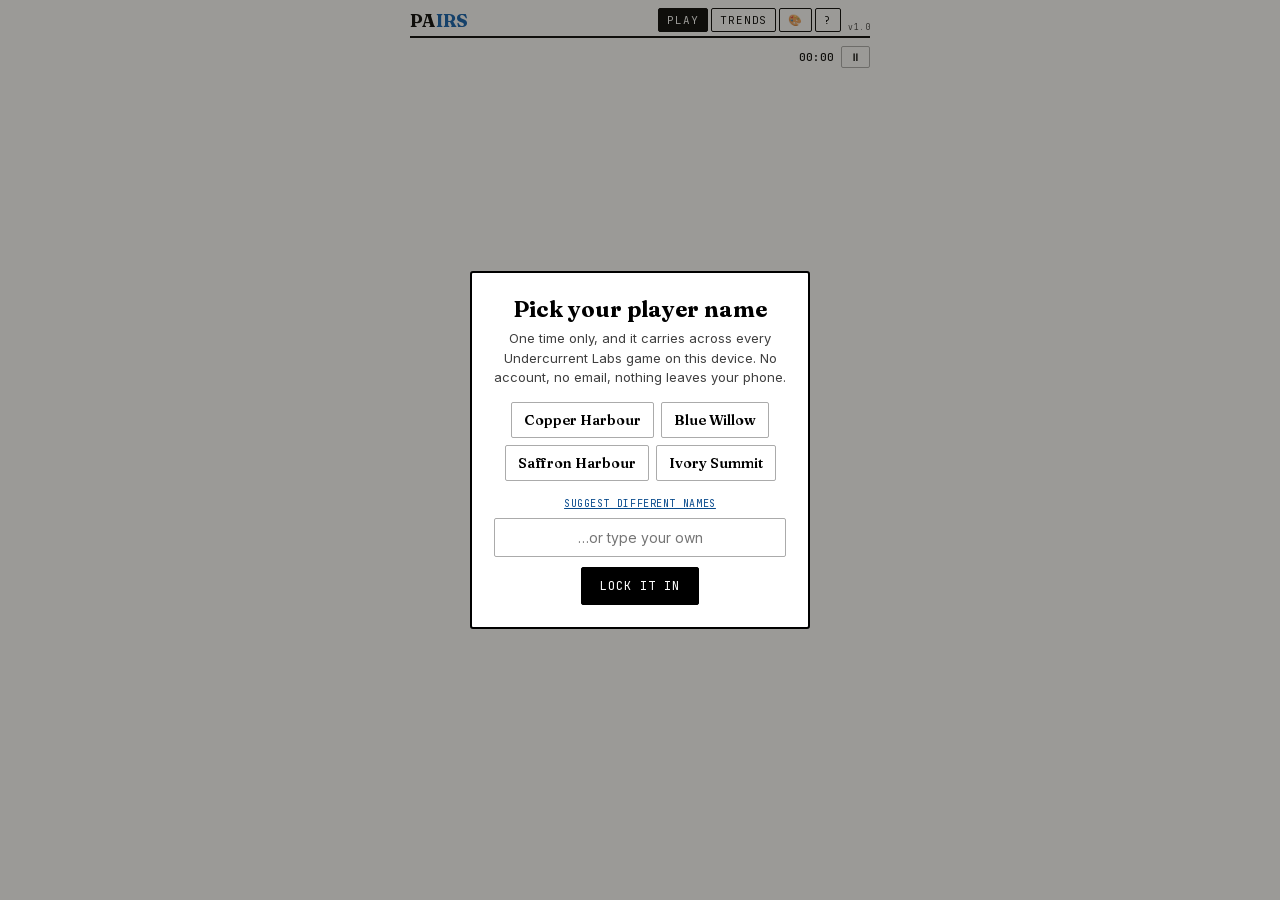
<file: docs/pairs/index.html>
<!DOCTYPE html>
<html lang="en">
<head>
<meta charset="UTF-8">
<meta name="viewport" content="width=device-width, initial-scale=1.0, maximum-scale=1.0, user-scalable=no">
<meta name="theme-color" content="#101820">
<title>Undercurrent Labs Ad-Free Games</title>
<style>
/* ---- fonts, built in so the game looks the same offline ---- */
@font-face{font-family:'Fraunces';src:url([data-uri]) format('woff2');font-weight:600 700;font-style:normal;font-display:block}
@font-face{font-family:'Inter';src:url([data-uri]) format('woff2');font-weight:400 700;font-style:normal;font-display:block}
@font-face{font-family:'JetBrains Mono';src:url([data-uri]) format('woff2');font-weight:400 500;font-style:normal;font-display:block}
</style>
<style>
/* ---- SHELL STYLES (shared, do not edit per game) ---- */
:root{
  --cream:#FCFAF6; --ink:#22201A; --gold:#B08D3E; --gold-deep:#8C6D2C;
  --muted:#8A8578; --line:#E4DECF; --line-strong:#22201A;
  --sel:#F2EAD8; --peer:#F7F3E9; --same:#EADFC4; --err:#A63D2F; --err-bg:#F6E4E0;
  --ok:#4A6B4F; --cellbg:#FFFFFF; --radius:2px;
}
[data-theme="clear"]{
  --cream:#FFFFFF; --ink:#000000; --gold:#0B5CAD; --gold-deep:#084A8C;
  --muted:#3F3F3F; --line:#ABABAB; --sel:#CFE5FB; --peer:#EFF5FB; --same:#B4D6F6;
  --err:#C62828; --err-bg:#FBDCDC; --cellbg:#FFFFFF; --radius:2px;
}
[data-theme="night"]{
  --cream:#171612; --ink:#F2EFE7; --gold:#D2A94E; --gold-deep:#E4C06A;
  --muted:#9A947F; --line:#3A372E; --sel:#3A3320; --peer:#22201A; --same:#4A3E1E;
  --err:#E06552; --err-bg:#46231D; --cellbg:#211F1A; --radius:2px;
}
[data-theme="candy"]{
  --cream:#FFF6E5; --ink:#3D2B56; --gold:#F26B3A; --gold-deep:#D8541F;
  --muted:#8A7AA0; --line:#F0DBB2; --sel:#FFE3B3; --peer:#FFF0D6; --same:#FFD48A;
  --err:#E5484D; --err-bg:#FFE1E1; --cellbg:#FFFFFF; --radius:12px;
}
[data-theme="forest"]{
  --cream:#F2F6EF; --ink:#1E2A20; --gold:#3F6B45; --gold-deep:#2E5133;
  --muted:#6E7C6F; --line:#D3DFD1; --sel:#DCEBDA; --peer:#EDF3EB; --same:#C3DDC0;
  --err:#A63D2F; --err-bg:#F6E4E0; --cellbg:#FFFFFF; --radius:4px;
}
[data-theme="ocean"]{
  --cream:#F1F6FA; --ink:#12242E; --gold:#1C6E8C; --gold-deep:#14556E;
  --muted:#69808C; --line:#CFDFE8; --sel:#D8EBF4; --peer:#EAF3F8; --same:#B7DCEC;
  --err:#B3402F; --err-bg:#F8E3DE; --cellbg:#FFFFFF; --radius:4px;
}
[data-theme="rose"]{
  --cream:#FDF3F3; --ink:#2B1A1E; --gold:#A8455C; --gold-deep:#87344A;
  --muted:#8C7076; --line:#EBD5D8; --sel:#F8E1E6; --peer:#FCEFF1; --same:#F3C9D3;
  --err:#9E3B2F; --err-bg:#F8E2DE; --cellbg:#FFFFFF; --radius:8px;
}
html{background:var(--cream)}
*{margin:0;padding:0;box-sizing:border-box;-webkit-tap-highlight-color:transparent}
button,.chip,.lvl,.ctrl,.tab{touch-action:manipulation}
html,body{height:100%}
body{background:var(--cream);color:var(--ink);font-family:'Inter',system-ui,sans-serif;display:flex;justify-content:center;
  user-select:none;-webkit-user-select:none;overscroll-behavior:none}
.app{width:100%;max-width:480px;padding:8px 10px 10px;display:flex;flex-direction:column;gap:7px}

.masthead{display:flex;align-items:center;justify-content:space-between;border-bottom:2px solid var(--ink);padding-bottom:4px}
.masthead h1{font-family:'Fraunces',serif;font-weight:700;font-size:18px;letter-spacing:.02em;text-transform:uppercase}
.masthead h1 span{color:var(--gold)}
.tabs{display:flex;gap:3px;align-items:center}
.tab{font-family:'JetBrains Mono',monospace;font-size:11px;letter-spacing:.08em;text-transform:uppercase;
  padding:4px 8px;border:1px solid var(--ink);background:transparent;color:var(--ink);cursor:pointer;border-radius:var(--radius)}
.tab.active{background:var(--ink);color:var(--cream)}
.vchip{font-family:'JetBrains Mono',monospace;font-size:8px;letter-spacing:.06em;color:var(--muted);border:none;background:none;cursor:pointer;padding:0 0 0 4px;align-self:flex-end}

.statusbar{display:flex;justify-content:space-between;align-items:center;font-family:'JetBrains Mono',monospace;font-size:11px;color:var(--muted);min-height:24px}
.statusbar b{color:var(--ink);font-weight:500}
#pauseBtn{border:1px solid var(--line);background:var(--cellbg);border-radius:var(--radius);padding:3px 8px;cursor:pointer;font-family:inherit;font-size:11px;color:var(--ink)}

/* The stage is the square the game draws in. It always fits one phone screen with the controls below it. */
.stage-wrap{position:relative;margin:0 auto;width:min(100%, max(250px, calc(100dvh - 265px)))}
#stage{position:relative;width:100%;aspect-ratio:1;touch-action:none}
.pause-veil{position:absolute;inset:0;background:var(--cream);border:2px solid var(--ink);display:none;flex-direction:column;align-items:center;justify-content:center;gap:10px;z-index:30}
.pause-veil.show{display:flex}
.pause-veil p{font-family:'Fraunces',serif;font-weight:600;font-size:20px}

.controls{display:grid;grid-auto-flow:column;grid-auto-columns:1fr;gap:4px}
.ctrl{border:1px solid var(--line);background:var(--cellbg);border-radius:var(--radius);padding:6px 2px;cursor:pointer;
  display:flex;flex-direction:column;align-items:center;gap:2px;color:var(--ink)}
.ctrl svg{width:15px;height:15px;stroke:var(--ink);fill:none;stroke-width:1.6;stroke-linecap:round;stroke-linejoin:round}
.ctrl small{font-family:'JetBrains Mono',monospace;font-size:8px;letter-spacing:.03em;text-transform:uppercase;color:var(--muted);white-space:nowrap}
.ctrl.on{border-color:var(--gold);background:var(--sel)}
.ctrl.on small{color:var(--gold-deep)}
.ctrl.dim{opacity:.35}
.ctrl:active{transform:translateY(1px)}

.veil{position:fixed;inset:0;background:rgba(34,32,26,.45);display:none;align-items:center;justify-content:center;padding:20px;z-index:50}
.veil.show{display:flex}
.card{background:var(--cream);border:2px solid var(--ink);border-radius:calc(var(--radius) + 1px);max-width:340px;width:100%;padding:22px;text-align:center;max-height:92dvh;overflow:auto}
.card h2{font-family:'Fraunces',serif;font-weight:700;font-size:22px;margin-bottom:6px}
.card p{font-size:13px;color:var(--muted);margin-bottom:14px;line-height:1.5}
.lvl-list{display:flex;flex-direction:column;gap:8px;margin-top:6px}
.lvl{border:1px solid var(--ink);background:var(--cellbg);padding:11px;cursor:pointer;border-radius:var(--radius);display:flex;justify-content:space-between;align-items:center;color:var(--ink)}
.lvl b{font-family:'Fraunces',serif;font-weight:600;font-size:16px}
.lvl small{font-family:'JetBrains Mono',monospace;font-size:10px;color:var(--muted)}
.lvl.locked{opacity:.6}
.lvl.picked{border-color:var(--gold);background:var(--sel)}
.btn{border:1px solid var(--ink);background:var(--ink);color:var(--cream);padding:10px 18px;border-radius:var(--radius);cursor:pointer;
  font-family:'JetBrains Mono',monospace;font-size:12px;letter-spacing:.08em;text-transform:uppercase;margin-top:10px}
.btn.ghost{background:transparent;color:var(--ink)}
.big-score{font-family:'Fraunces',serif;font-weight:700;font-size:40px;color:var(--gold);margin:8px 0 2px}
.probadge{font-family:'JetBrains Mono',monospace;font-size:8px;letter-spacing:.08em;background:var(--gold);color:#fff;border-radius:999px;padding:2px 6px;margin-left:5px;vertical-align:middle}
.pay-list{text-align:left;margin:10px 0;font-size:13px;line-height:1.75}
.pay-list div{display:flex;gap:8px}
.pay-list span{color:var(--gold-deep)}
.price{font-family:'Fraunces',serif;font-weight:700;font-size:34px;color:var(--gold);margin:6px 0 0}
.price small{font-size:12px;color:var(--muted);font-family:'Inter',sans-serif;font-weight:400;display:block;margin-top:2px}
.note{font-size:10px;color:var(--muted);line-height:1.5;margin-top:8px}
.chips{display:flex;flex-wrap:wrap;gap:7px;justify-content:center;margin:8px 0 10px}
.chip{border:1px solid var(--line);background:var(--cellbg);border-radius:var(--radius);padding:8px 12px;cursor:pointer;font-family:'Fraunces',serif;font-weight:600;font-size:14px;color:var(--ink)}
.chip.picked{border-color:var(--gold);background:var(--sel);box-shadow:inset 0 0 0 1px var(--gold)}
.linkbtn{background:none;border:none;color:var(--gold-deep);cursor:pointer;font-family:'JetBrains Mono',monospace;font-size:10px;letter-spacing:.06em;text-transform:uppercase;text-decoration:underline;margin-bottom:8px}
.name-input{width:100%;border:1px solid var(--line);border-radius:var(--radius);padding:10px;font-family:'Inter',sans-serif;font-size:14px;text-align:center;background:var(--cellbg);color:var(--ink)}
.name-input:focus{outline:none;border-color:var(--gold)}
.tut-step{font-family:'JetBrains Mono',monospace;font-size:10px;letter-spacing:.1em;color:var(--gold-deep);margin-bottom:4px}
.tut-icon{font-size:30px;margin-bottom:6px}
.upd-list{text-align:left;font-size:12px;line-height:1.6;margin:8px 0 4px}
.upd-list b{font-family:'JetBrains Mono',monospace;font-size:10px;color:var(--gold-deep);display:block;margin-top:8px}
.sw{width:15px;height:15px;border-radius:50%;display:inline-block;border:1px solid rgba(0,0,0,.2);margin-left:4px;vertical-align:middle}
.theme-row .tname{display:flex;flex-direction:column;gap:2px;text-align:left}
.theme-row .tname small{font-family:'Inter',sans-serif;font-size:11px;letter-spacing:0;text-transform:none}

.view{display:none;flex-direction:column;gap:12px}
.view.show{display:flex}
.trend-grid{display:grid;grid-template-columns:1fr 1fr;gap:8px}
.tcard{border:1px solid var(--line);background:var(--cellbg);border-radius:var(--radius);padding:12px}
.tcard small{font-family:'JetBrains Mono',monospace;font-size:9px;letter-spacing:.08em;text-transform:uppercase;color:var(--muted);display:block;margin-bottom:4px}
.tcard b{font-family:'Fraunces',serif;font-size:22px;font-weight:600}
.tcard span{font-size:11px;color:var(--muted)}
.chart-card{border:1px solid var(--line);background:var(--cellbg);border-radius:var(--radius);padding:14px}
.chart-card h3{font-family:'Fraunces',serif;font-weight:600;font-size:15px;margin-bottom:8px}
canvas{width:100%;height:auto;display:block}
.diff-table{width:100%;border-collapse:collapse;font-size:12px}
.diff-table th{font-family:'JetBrains Mono',monospace;font-size:9px;letter-spacing:.08em;text-transform:uppercase;color:var(--muted);text-align:left;padding:6px 4px;border-bottom:1px solid var(--line)}
.diff-table td{padding:7px 4px;border-bottom:1px solid var(--line);font-family:'JetBrains Mono',monospace}
.rank-card{border:2px solid var(--ink);background:var(--cellbg);border-radius:calc(var(--radius) + 1px);padding:16px;text-align:center}
.rank-card .pname{font-family:'Fraunces',serif;font-size:22px;font-weight:700}
.rank-card .rating{font-family:'Fraunces',serif;font-weight:700;font-size:38px;color:var(--gold)}
.rank-card .sub{font-size:11px;color:var(--muted);margin-top:2px}
.empty-note{text-align:center;color:var(--muted);font-size:13px;padding:30px 10px;line-height:1.6}
.footer-note{text-align:center;font-family:'JetBrains Mono',monospace;font-size:9px;letter-spacing:.06em;color:var(--muted);margin-top:4px}

.toast{position:fixed;top:14px;left:50%;transform:translateX(-50%);background:var(--ink);color:var(--cream);padding:10px 16px;border-radius:var(--radius);
  font-family:'JetBrains Mono',monospace;font-size:11px;z-index:90;opacity:0;transition:opacity .25s;pointer-events:none;max-width:92%;text-align:center;line-height:1.5}
.toast.show{opacity:1}

/* Reward beats, shared by every game */
.praise{position:absolute;transform:translate(-50%,-100%);z-index:45;pointer-events:none;white-space:nowrap;font-family:'Fraunces',serif;font-weight:700;font-size:15px;color:var(--gold-deep);
  background:var(--cellbg);border:1px solid var(--gold);border-radius:999px;padding:4px 11px;box-shadow:0 3px 10px rgba(0,0,0,.18);animation:praiseUp .95s ease-out forwards}
.praise.big{font-size:19px;padding:6px 15px;border-width:2px;box-shadow:0 5px 18px rgba(0,0,0,.26);animation-duration:1.2s}
@keyframes praiseUp{0%{opacity:0;margin-top:4px}18%{opacity:1}75%{opacity:1}100%{opacity:0;margin-top:-36px}}
@keyframes ulpop{0%{transform:scale(.6)}70%{transform:scale(1.15)}100%{transform:scale(1)}}
.ul-pop{animation:ulpop .18s ease-out}
@keyframes ulsweep{0%{filter:brightness(1)}40%{filter:brightness(1.18) saturate(1.5)}100%{filter:brightness(1)}}
.ul-sweep{animation:ulsweep .55s ease-out}
@keyframes ulshake{0%,100%{transform:translateX(0)}25%{transform:translateX(-5px)}75%{transform:translateX(5px)}}
.ul-shake{animation:ulshake .22s ease-in-out}
@media (prefers-reduced-motion: reduce){.praise,.ul-pop,.ul-sweep,.ul-shake{animation-duration:.01s}}

/* ==== GAME STYLES START ==== */
/* Ad Free Pairs. Theme tokens only. Faces are shapes with a count, drawn in the ink colour. */
.pr-grid{position:absolute;display:grid;grid-template-columns:repeat(var(--c),1fr);grid-template-rows:repeat(var(--r),1fr)}
.pr-card{position:relative;margin:3px;padding:0;border:0;background:none;cursor:pointer;perspective:600px;touch-action:manipulation;-webkit-tap-highlight-color:transparent}
.pr-in{position:absolute;inset:0;transform-style:preserve-3d;transition:transform .18s ease-out}
.pr-card.up .pr-in{transform:rotateY(180deg)}
.pr-back,.pr-front{position:absolute;inset:0;backface-visibility:hidden;-webkit-backface-visibility:hidden;border-radius:calc(var(--radius) + 6px);
  display:flex;align-items:center;justify-content:center}
.pr-back{border:2px solid var(--ink);
  background:repeating-linear-gradient(45deg, color-mix(in srgb, var(--gold) 30%, var(--cellbg)) 0 7px, color-mix(in srgb, var(--gold) 16%, var(--cellbg)) 7px 14px)}
.pr-back::after{content:"";width:34%;aspect-ratio:1;border-radius:50%;border:2px solid color-mix(in srgb, var(--gold-deep) 55%, var(--cellbg));background:var(--cellbg)}
.pr-front{transform:rotateY(180deg);background:var(--cellbg);border:2px solid var(--ink)}
.pr-front svg{width:78%;height:78%;fill:var(--ink);stroke:var(--ink);stroke-width:0}
.pr-card.got .pr-front{border-color:var(--gold);box-shadow:inset 0 0 0 2px var(--gold);background:color-mix(in srgb, var(--gold) 10%, var(--cellbg))}
.pr-card.got .pr-front svg{fill:var(--gold-deep);stroke:var(--gold-deep)}
.pr-card:focus-visible{outline:2px solid var(--gold);outline-offset:1px}
@media (prefers-reduced-motion: reduce){.pr-in{transition-duration:.01s}}
/* ==== GAME STYLES END ==== */
</style>
</head>
<body>
<div class="app">
  <div class="masthead">
    <h1 id="ulTitle"></h1>
    <div class="tabs">
      <button class="tab active" id="tabPlay">Play</button>
      <button class="tab" id="tabTrends">Trends</button>
      <button class="tab" id="themeBtn" title="Themes">🎨</button>
      <button class="tab" id="helpBtn" title="How to play">?</button>
      <button class="vchip" id="verChip" title="Version"></button>
      <button class="tab" id="proChip" title="Pro" style="display:none">★</button>
    </div>
  </div>

  <div class="view show" id="viewPlay">
    <div class="statusbar">
      <span id="ulLevel"></span>
      <span id="ulStatA"></span>
      <span id="ulStatB"></span>
      <span><b id="ulTimer">00:00</b> <button id="pauseBtn">⏸</button></span>
    </div>
    <div class="stage-wrap" id="stageWrap">
      <div id="stage"></div>
      <div class="pause-veil" id="pauseVeil">
        <p>Paused</p>
        <button class="btn" id="resumeBtn">Resume</button>
        <button class="btn ghost" id="pauseRestart">Restart this game</button>
      </div>
    </div>
    <div class="controls" id="controls"></div>
    <div id="below"></div>
  </div>

  <div class="view" id="viewTrends">
    <div id="trendsBody"></div>
    <div class="footer-note" id="footNote"></div>
  </div>
</div>

<div class="toast" id="toast"></div>

<div class="veil" id="lvlVeil"><div class="card">
  <h2>New game</h2>
  <p id="lvlBlurb"></p>
  <div class="lvl-list" id="lvlList"></div>
  <button class="btn ghost" id="lvlCancel">Cancel</button>
</div></div>

<div class="veil" id="endVeil"><div class="card">
  <h2 id="endTitle"></h2>
  <div class="big-score" id="endScore"></div>
  <p id="endDetail"></p>
  <button class="btn" id="waShare">Share on WhatsApp</button>
  <button class="btn ghost" id="endNew">New game</button>
  <button class="btn ghost" id="endClose">View the board</button>
</div></div>

<div class="veil" id="nameVeil"><div class="card">
  <h2>Pick your player name</h2>
  <p>One time only, and it carries across every Undercurrent Labs game on this device. No account, no email, nothing leaves your phone.</p>
  <div class="chips" id="nameChips"></div>
  <button class="linkbtn" id="reroll">Suggest different names</button>
  <input class="name-input" id="nameInput" maxlength="20" placeholder="…or type your own">
  <button class="btn" id="nameSave">Lock it in</button>
</div></div>

<div class="veil" id="tutVeil"><div class="card">
  <div class="tut-step" id="tutStep"></div>
  <div class="tut-icon" id="tutIcon"></div>
  <h2 id="tutTitle"></h2>
  <p id="tutBody"></p>
  <button class="btn" id="tutNext">Next</button>
  <button class="btn ghost" id="tutSkip">Skip</button>
</div></div>

<div class="veil" id="themeVeil"><div class="card">
  <h2>Theme</h2>
  <p>Your choice carries across every Undercurrent Labs game.</p>
  <div class="lvl-list" id="themeList"></div>
  <button class="btn" id="themeDone">Done</button>
</div></div>

<div class="veil" id="proVeil"><div class="card">
  <h2 id="proTitle">Pro</h2>
  <p id="proWhy"></p>
  <div class="pay-list" id="proPerks"></div>
  <div class="price" id="proPrice"></div>
  <button class="btn" id="proBuy">Unlock Pro</button>
  <div class="note" id="webNote" style="display:none">Pro unlocks are handled by Google Play, so they're available in the Android app.</div>
  <button class="btn ghost" id="proRestore">Restore purchase</button>
  <button class="btn ghost" id="proClose">Not now</button>
</div></div>

<div class="veil" id="verVeil"><div class="card">
  <h2 id="verTitle"></h2>
  <p>Ad-free, offline, private. Made by Undercurrent Labs.</p>
  <div class="upd-list" id="verNotes"></div>
  <button class="btn" id="verGoPro">Unlock Pro</button>
  <button class="btn ghost" id="verReset">Reset scores &amp; start clean</button>
  <button class="btn ghost" id="verClose">Close</button>
</div></div>

<script>
"use strict";
/* =====================================================================
   UNDERCURRENT LABS — AD-FREE GAMES SHELL  (shared by every game)
   Do not edit per game. A game supplies a GAME object (see GAME CONTRACT
   in the game section below) and draws inside #stage. Everything else —
   player name, themes, Pro, saving, timer, trends, rewards, sharing,
   tutorial, versioning — lives here.
   ===================================================================== */
const SHELL_VERSION = "1.0";
/* Family unlock: only a SHA-256 fingerprint of the key lives here, never the key itself. */
const FAMILY_HASH = "fc0b91ea84d8294bbaacbaf19726c66b726bd75bb28d8acf3cd7e9646d3e2efc";
function ulHash(s){const K=[],H=[1779033703,-1150833019,1013904242,-1521486534,1359893119,-1694144372,528734635,1541459225];
for(let n=2,c=0;c<64;n++){let p=1;for(let d=2;d*d<=n;d++)if(n%d===0){p=0;break}if(p)K[c++]=(Math.pow(n,1/3)%1)*4294967296|0}
const b=unescape(encodeURIComponent(s)),l=b.length,w=[];for(let i=0;i<l;i++)w[i>>2]|=b.charCodeAt(i)<<(24-(i%4)*8);
w[l>>2]|=0x80<<(24-(l%4)*8);w[((l+8>>6)+1)*16-1]=l*8;
for(let j=0;j<w.length;j+=16){const W=[],a=H.slice();for(let i=0;i<64;i++){if(i<16)W[i]=w[j+i]|0;else{const x=W[i-15],y=W[i-2];
W[i]=(((x>>>7|x<<25)^(x>>>18|x<<14)^x>>>3)+W[i-7]+((y>>>17|y<<15)^(y>>>19|y<<13)^y>>>10)+W[i-16])|0}
const e=a[4],t1=a[7]+((e>>>6|e<<26)^(e>>>11|e<<21)^(e>>>25|e<<7))+((e&a[5])^(~e&a[6]))+K[i]+W[i],o=a[0],
t2=((o>>>2|o<<30)^(o>>>13|o<<19)^(o>>>22|o<<10))+((o&a[1])^(o&a[2])^(a[1]&a[2]));a.pop();a.unshift((t1+t2)|0);a[4]=(a[4]+t1)|0}
for(let i=0;i<8;i++)H[i]=(H[i]+a[i])|0}return H.map(h=>(h>>>0).toString(16).padStart(8,"0")).join("")}
const $ = id => document.getElementById(id);

const store = (() => {
  let mem = {}, ok = false;
  try { localStorage.setItem("__t","1"); localStorage.removeItem("__t"); ok = true; } catch(e){ ok = false; }
  return {
    get(k, fb){ try { if(ok){ const v = localStorage.getItem(k); return v==null ? fb : JSON.parse(v); } } catch(e){} return (k in mem) ? mem[k] : fb; },
    set(k, v){ try { if(ok){ localStorage.setItem(k, JSON.stringify(v)); return; } } catch(e){} mem[k] = v; }
  };
})();

const UL = {};
UL.store = store;
UL.kv    = (k, fb) => store.get("ul_"+GAME.id+"_"+k, fb);      // storage scoped to this game
UL.setKv = (k, v)  => store.set("ul_"+GAME.id+"_"+k, v);

/* ---------- seeded randomness: every game is replayable from its seed ---------- */
function mulberry(seed){
  return { s: seed|0, next(){ this.s = (this.s + 0x6D2B79F5)|0; let t = Math.imul(this.s ^ this.s>>>15, 1|this.s);
    t = t + Math.imul(t ^ t>>>7, 61|t) ^ t; return ((t ^ t>>>14)>>>0) / 4294967296; } };
}
UL.rng = mulberry(1);
UL.random  = () => UL.rng.next();
UL.rnd     = n => Math.floor(UL.rng.next()*n);
UL.pick    = a => a[UL.rnd(a.length)];
UL.shuffle = a => { a = a.slice(); for(let i=a.length-1;i>0;i--){ const j=UL.rnd(i+1); [a[i],a[j]]=[a[j],a[i]]; } return a; };
function strHash(s){ let h=2166136261; for(let i=0;i<s.length;i++){ h^=s.charCodeAt(i); h=Math.imul(h,16777619); } return h>>>0; }
UL.dailyNum = () => { const d=new Date(); return Math.floor((Date.UTC(d.getFullYear(),d.getMonth(),d.getDate())-Date.UTC(2026,0,1))/86400000)+1; };
const dailySeed = n => ((strHash(GAME.id)%100000)*7919 + n*2654435761) % 2147483647 | 0;

/* ---------- small utilities ---------- */
UL.fmtTime = sec => String(Math.floor(sec/60)).padStart(2,"0")+":"+String(sec%60).padStart(2,"0");
const BZ = { tap:10, act:15, err:180, wow:[16,38,24], win:[40,60,40,60,180] };
UL.buzz = p => { const v = (typeof p==="string") ? BZ[p] : p; if(navigator.vibrate){ try{ navigator.vibrate(v); }catch(e){} } };
let toastTimer = null;
UL.toast = (msg, ms) => { const t=$("toast"); t.textContent=msg; t.classList.add("show"); clearTimeout(toastTimer); toastTimer=setTimeout(()=>t.classList.remove("show"), ms||2600); };
const animOnce = (el, cls) => { if(!el) return; el.classList.remove(cls); void el.offsetWidth; el.classList.add(cls);
  el.addEventListener("animationend", ()=>el.classList.remove(cls), {once:true}); };
UL.pop   = el => animOnce(el, "ul-pop");
UL.shake = el => animOnce(el, "ul-shake");
UL.sweep = (els, stepMs) => { [...els].forEach((el,i)=>{ if(!el) return; el.style.animationDelay=(i*(stepMs==null?32:stepMs))+"ms"; animOnce(el,"ul-sweep");
  el.addEventListener("animationend", ()=>{ el.style.animationDelay=""; }, {once:true}); }); };
UL.isNative = () => !!(window.Capacitor && window.Capacitor.isNativePlatform && window.Capacitor.isNativePlatform());

/* ---------- reward beats ---------- */
const PRAISE = {
  1:{odds:0.30, icon:"",   words:["Nice","Clean","Tidy","Neat","Smooth","Crisp","Steady"]},
  2:{odds:0.60, icon:"✦",  words:["Sharp","Slick","Good eye","Well spotted","Eagle-eyed","Nicely seen","Keen"]},
  3:{odds:1,    icon:"💎", words:["Clever","Intelligent","Shrewd","Astute","Incisive","Canny","Crafty"]},
  4:{odds:1,    icon:"🔥", big:1, words:["Genius!","Brilliant!","Masterful!","Outstanding!","Remarkable!","Virtuoso!","Inspired!"]}
};
let lastWord = "", lastBadgeAt = 0;
/* target: an element inside the stage, or {x,y} in px relative to the stage wrap */
UL.badge = (target, text, big, hold) => {
  const wrap = $("stageWrap"); if(!wrap) return;
  wrap.querySelectorAll(".praise").forEach(e=>e.remove());            // one at a time, newest wins
  const el = document.createElement("div");
  el.className = "praise"+(big?" big":""); el.textContent = text;
  const wr = wrap.getBoundingClientRect();
  let x = wr.width/2, y = wr.height*0.3;
  try{
    if(target && target.getBoundingClientRect){ const r=target.getBoundingClientRect(); x=r.left-wr.left+r.width/2; y=r.top-wr.top; }
    else if(target && typeof target.x==="number"){ x=target.x; y=target.y; }
  }catch(e){}
  el.style.left = x+"px"; el.style.top = y+"px";
  wrap.appendChild(el);
  try{
    const br = el.getBoundingClientRect(), pad = 6; let shift = 0;
    if(br.left < wr.left+pad)   shift = (wr.left+pad) - br.left;
    if(br.right > wr.right-pad) shift = (wr.right-pad) - br.right;
    if(shift) el.style.left = (x+shift)+"px";
    if(y < br.height+pad) el.style.top = (br.height+pad)+"px";
  }catch(e){}
  lastBadgeAt = Date.now();
  setTimeout(()=>el.remove(), hold || (big?1250:1000));
};
/* tier 1 = routine good move … tier 4 = measurably hard. Tiers 1-2 are throttled, 3-4 always show. */
UL.praise = (target, tier) => {
  const P = PRAISE[tier]; if(!P) return false;
  const now = Date.now();
  if(P.odds < 1){ if(Math.random() > P.odds) return false; if(now-lastBadgeAt < 1600) return false; }
  let w = P.words[Math.floor(Math.random()*P.words.length)], g = 0;
  while(w===lastWord && g++<6) w = P.words[Math.floor(Math.random()*P.words.length)];
  lastWord = w;
  if(P.big) UL.buzz("wow");
  UL.badge(target, (P.icon?P.icon+" ":"")+w, P.big);
  return true;
};
/* a rare, named moment: "✨ Row and box complete", "✨ 512!" */
UL.milestone = (target, text) => { UL.buzz("wow"); UL.badge(target, "✨ "+text, true, 1300); };
UL.confetti = () => {
  const wrap = $("stageWrap"), cv = document.createElement("canvas");
  cv.style.cssText = "position:absolute;inset:0;width:100%;height:100%;pointer-events:none;z-index:40";
  cv.width = wrap.clientWidth||360; cv.height = wrap.clientHeight||360; wrap.appendChild(cv);
  const ctx = cv.getContext && cv.getContext("2d"); if(!ctx){ cv.remove(); return; }
  const css = getComputedStyle(document.documentElement);
  const cols = [css.getPropertyValue("--gold"), css.getPropertyValue("--err"), "#4A6B4F", "#0B5CAD", "#7C4DFF"].map(s=>s.trim()||"#B08D3E");
  const P = []; for(let i=0;i<90;i++) P.push({x:Math.random()*cv.width, y:-10-Math.random()*90, vy:2+Math.random()*3, vx:-1+Math.random()*2, s:3+Math.random()*4, c:cols[i%cols.length], r:Math.random()*6.3});
  let t = 0; const id = setInterval(()=>{ t++; ctx.clearRect(0,0,cv.width,cv.height);
    for(const p of P){ p.x+=p.vx; p.y+=p.vy; p.r+=.1; ctx.save(); ctx.translate(p.x,p.y); ctx.rotate(p.r); ctx.fillStyle=p.c; ctx.fillRect(-p.s/2,-p.s/2,p.s,p.s*1.6); ctx.restore(); }
    if(t>110){ clearInterval(id); cv.remove(); } }, 16);
};

/* ---------- Pro ---------- */
let PRO = store.get("ul_pro", false) || store.get("sdk_pro", false);
(function familyUnlock(){ try{ const k = new URLSearchParams(location.search).get("k");
  if(k && ulHash(k)===FAMILY_HASH){ PRO = true; store.set("ul_pro", true); history.replaceState(null, "", location.pathname); } }catch(e){} })();
UL.isPro = () => !!PRO;
function applyPro(){
  document.body.classList.toggle("pro", UL.isPro());
  $("proChip").style.display = UL.isPro() ? "" : "none";
  $("webNote").style.display = (!UL.isNative() && !UL.isPro()) ? "" : "none";
}
function grantPro(){ PRO = true; store.set("ul_pro", true); applyPro(); $("proVeil").classList.remove("show");
  UL.toast("Pro unlocked. Thank you — enjoy the full game."); if(GAME.onPro) GAME.onPro(); }
UL.paywall = reason => {
  $("proTitle").textContent = GAME.name+" Pro";
  $("proWhy").textContent = reason || "No ads in either version — Pro opens the rest of the game. One payment, no subscription.";
  $("proPerks").innerHTML = (GAME.proPerks||[]).map((p,i)=>"<div><span>✓</span>"+(i===0?"<b>"+p+"</b>":p)+"</div>").join("");
  $("proPrice").innerHTML = (GAME.price||"₹99")+"<small>one-time · includes every future update</small>";
  pauseGame(); $("proVeil").classList.add("show");
};
/* use at the top of any Pro-only action:  if(!UL.requirePro("Unlimited undo is part of Pro.")) return; */
UL.requirePro = reason => { if(UL.isPro()) return true; UL.paywall(reason); return false; };
const Billing = {
  async purchase(sku){
    if(window.PlayBilling && window.PlayBilling.purchase) return await window.PlayBilling.purchase(sku);
    if(UL.isNative()){ UL.toast("Pro isn't on sale yet — coming in the next update."); return false; }
    const localDev = ["localhost","127.0.0.1","::1"].includes(location.hostname) || location.protocol==="file:";
    if(localDev) return confirm("[Local build] Simulate a successful purchase for testing?");
    UL.toast("Pro is available in the Android app on Google Play."); return false;
  },
  async restore(){
    if(window.PlayBilling && window.PlayBilling.restore) return await window.PlayBilling.restore();
    UL.toast(UL.isNative() ? "Pro isn't on sale yet — coming in the next update." : "Purchases are restored in the Android app on Google Play."); return false;
  }
};
$("proClose").addEventListener("click", ()=>$("proVeil").classList.remove("show"));
$("proBuy").addEventListener("click", async ()=>{ try{ if(await Billing.purchase(GAME.sku||"ul_pro_unlock")) grantPro(); }catch(e){ UL.toast("Purchase could not be completed."); } });
$("proRestore").addEventListener("click", async ()=>{ try{ if(await Billing.restore()) grantPro(); }catch(e){ UL.toast("Could not reach Google Play."); } });
$("proChip").addEventListener("click", ()=>UL.toast("Pro is active on this device. Thank you."));

/* ---------- themes (shared across games) ---------- */
const THEMES = [
  {id:"clear",   name:"Clear",        desc:"Big contrast, easy reading", sw:["#FFFFFF","#0B5CAD","#000000"]},
  {id:"classic", name:"Classic Gold", desc:"Warm and calm", sw:["#FCFAF6","#B08D3E","#22201A"]},
  {id:"night",   name:"Night",        desc:"Easy on the eyes after dark", sw:["#171612","#D2A94E","#F2EFE7"]},
  {id:"candy",   name:"Candy",        desc:"Bright and fun for kids", sw:["#FFF6E5","#F26B3A","#3D2B56"]},
  {id:"forest",  name:"Forest", pro:1, desc:"Deep green, low glare", sw:["#F2F6EF","#3F6B45","#1E2A20"]},
  {id:"ocean",   name:"Ocean",  pro:1, desc:"Cool blues, calm focus", sw:["#F1F6FA","#1C6E8C","#12242E"]},
  {id:"rose",    name:"Rose",   pro:1, desc:"Soft and warm", sw:["#FDF3F3","#A8455C","#2B1A1E"]},
];
function applyTheme(id){
  const t = THEMES.find(x=>x.id===id); if(!t || (t.pro && !UL.isPro())) id = "clear";
  document.documentElement.setAttribute("data-theme", id); store.set("ul_theme", id);
  document.querySelectorAll(".theme-row").forEach(r=>r.classList.toggle("picked", r.dataset.t===id));
  if(GAME.onTheme) GAME.onTheme(id);
  if($("viewTrends").classList.contains("show")) renderTrends();
}
function buildThemeList(){
  const list = $("themeList"); list.innerHTML = "";
  for(const t of THEMES){
    const locked = t.pro && !UL.isPro(), b = document.createElement("button");
    b.className = "lvl theme-row"+(locked?" locked":""); b.dataset.t = t.id;
    b.innerHTML = '<span class="tname"><b>'+t.name+(t.pro?'<span class="probadge">PRO</span>':'')+'</b><small>'+t.desc+'</small></span><span>'+
      (locked ? "🔒" : t.sw.map(c=>'<span class="sw" style="background:'+c+'"></span>').join(""))+'</span>';
    b.addEventListener("click", ()=>{ if(locked){ $("themeVeil").classList.remove("show"); UL.paywall("Forest, Ocean and Rose are Pro themes."); return; } applyTheme(t.id); });
    list.appendChild(b);
  }
}
$("themeBtn").addEventListener("click", ()=>{ buildThemeList(); applyTheme(document.documentElement.getAttribute("data-theme")||"clear"); $("themeVeil").classList.add("show"); });
$("themeDone").addEventListener("click", ()=>$("themeVeil").classList.remove("show"));

/* ---------- player name (shared across games) ---------- */
let profile = store.get("ul_profile", null) || store.get("sdk_profile", null);
UL.playerName = () => profile ? profile.name : "Player";
const ADJ = ["Blue","Crimson","Indigo","Golden","Silver","Emerald","Cobalt","Amber","Ivory","Onyx","Scarlet","Teal","Violet","Copper","Jade","Slate","Coral","Saffron","Pearl","Midnight"];
const NOUN = ["Tokai","Falcon","Panther","Lotus","Comet","Harbour","Summit","Willow","Orchid","Raven","Tiger","Heron","Cedar","Nimbus","Ember","Delta","Quartz","Mango","Monsoon","Peak"];
let chosenChip = "";
function fillChips(){
  chosenChip = ""; const wrap = $("nameChips"); wrap.innerHTML = ""; const seen = new Set();
  while(seen.size < 4) seen.add(ADJ[Math.floor(Math.random()*ADJ.length)]+" "+NOUN[Math.floor(Math.random()*NOUN.length)]);
  for(const nm of seen){ const b = document.createElement("button"); b.className = "chip"; b.textContent = nm;
    b.addEventListener("click", ()=>{ chosenChip = nm; $("nameInput").value = ""; wrap.querySelectorAll(".chip").forEach(c=>c.classList.toggle("picked", c===b)); });
    wrap.appendChild(b); }
}
$("reroll").addEventListener("click", fillChips);
$("nameInput").addEventListener("input", ()=>{ chosenChip = ""; $("nameChips").querySelectorAll(".chip").forEach(c=>c.classList.remove("picked")); });
$("nameSave").addEventListener("click", ()=>{
  const name = ($("nameInput").value.trim() || chosenChip).replace(/\s+/g," ").slice(0,20); if(name.length < 3) return;
  profile = {name, created:Date.now()}; store.set("ul_profile", profile); $("nameVeil").classList.remove("show"); afterName();
});

/* ---------- tutorial ---------- */
const COMMON_TUT = [
  {icon:"↻", title:"Start over", body:"Pause, or tap New game, and choose Restart to replay the very same game from the beginning."},
  {icon:"⏸️", title:"Leave anytime", body:"Your game saves itself. Close the app and come back whenever — it will be waiting exactly where you left it."}
];
let tutIdx = 0, tutAfter = null, tutSteps = [];
function showTutorial(after){ tutSteps = (GAME.tutorial||[]).concat(COMMON_TUT); tutIdx = 0; tutAfter = after||null; renderTut(); $("tutVeil").classList.add("show"); }
function renderTut(){ const s = tutSteps[tutIdx]; $("tutStep").textContent = (tutIdx+1)+" / "+tutSteps.length; $("tutIcon").textContent = s.icon;
  $("tutTitle").textContent = s.title; $("tutBody").textContent = s.body; $("tutNext").textContent = tutIdx===tutSteps.length-1 ? "Let's play" : "Next"; }
function endTut(){ $("tutVeil").classList.remove("show"); UL.setKv("tut", true); if(tutAfter){ const f = tutAfter; tutAfter = null; f(); } }
$("tutNext").addEventListener("click", ()=>{ tutIdx++; if(tutIdx >= tutSteps.length) endTut(); else renderTut(); });
$("tutSkip").addEventListener("click", endTut);
$("helpBtn").addEventListener("click", ()=>{ pauseGame(); showTutorial(null); });

/* ---------- the running game ---------- */
UL.cur = null;                    // {level, daily, seed, sec, score, over, paused}
let wakeLock = null;
async function keepAwake(){ try{ if(navigator.wakeLock && !wakeLock){ wakeLock = await navigator.wakeLock.request("screen"); wakeLock.addEventListener("release", ()=>{ wakeLock = null; }); } }catch(e){ wakeLock = null; } }
function releaseWake(){ try{ if(wakeLock){ wakeLock.release(); wakeLock = null; } }catch(e){} }
const levelOf = id => GAME.levels.find(l=>l.id===id) || GAME.levels[0];
UL.setScore = n => { if(UL.cur) UL.cur.score = n; $("ulStatB").innerHTML = "Score <b>"+n+"</b>"; };
UL.addScore = n => UL.setScore((UL.cur?UL.cur.score:0)+n);
UL.setStat  = html => { $("ulStatA").innerHTML = html||""; };             // the game's own status slot
function tickLabel(){ $("ulTimer").textContent = UL.fmtTime(UL.cur ? UL.cur.sec : 0); }

const ICONS = {
  undo:'<path d="M9 14L4 9l5-5"/><path d="M4 9h11a5 5 0 0 1 0 10h-3"/>',
  erase:'<path d="M20 20H8L3 15a2 2 0 0 1 0-3l8-8a2 2 0 0 1 3 0l6 6a2 2 0 0 1 0 3l-6 7"/>',
  pencil:'<path d="M17 3a2.8 2.8 0 1 1 4 4L7.5 20.5 2 22l1.5-5.5Z"/>',
  bolt:'<path d="M13 2L4 14h6l-1 8 9-12h-6l1-8z"/>',
  hint:'<path d="M9 18h6"/><path d="M10 22h4"/><path d="M12 2a7 7 0 0 1 4.9 12 5 5 0 0 0-1.4 2.5V18h-7v-1.5A5 5 0 0 0 7.1 14 7 7 0 0 1 12 2z"/>',
  fresh:'<path d="M21 12a9 9 0 1 1-2.64-6.36"/><path d="M21 3v6h-6"/>',
  flag:'<path d="M5 22V4"/><path d="M5 4h12l-2 4 2 4H5"/>',
  shuffle:'<path d="M16 3h5v5"/><path d="M4 20L21 3"/><path d="M21 16v5h-5"/><path d="M15 15l6 6"/><path d="M4 4l5 5"/>'
};
/* add a button to the control row. Returns the element; el.setLabel("Undo 2") updates its caption. */
UL.ctrl = ({icon, label, onTap}) => {
  const b = document.createElement("button"); b.className = "ctrl";
  b.innerHTML = '<svg viewBox="0 0 24 24">'+(ICONS[icon]||ICONS.fresh)+'</svg><small></small>';
  b.setLabel = t => { b.querySelector("small").textContent = t; }; b.setLabel(label);
  b.addEventListener("pointerdown", e=>{ e.preventDefault(); UL.buzz("tap"); if(UL.cur && UL.cur.paused) return; onTap(b); });
  $("controls").appendChild(b); return b;
};

UL.start = (levelId, opts) => {
  opts = opts||{};
  const lvl = levelOf(levelId), sv = opts.restore||null;
  const seed = sv ? sv.seed : (opts.seed!=null ? opts.seed : (opts.daily ? dailySeed(opts.daily) : (Math.random()*2147483647)|0));
  UL.cur = {level:lvl.id, daily:opts.daily||null, seed, sec:0, score:0, over:false, paused:false};
  UL.rng = mulberry(seed); lastBadgeAt = 0;
  $("stage").innerHTML = ""; $("controls").innerHTML = ""; $("below").innerHTML = "";
  $("stageWrap").querySelectorAll(".praise,canvas").forEach(e=>e.remove());
  $("ulLevel").innerHTML = "<b>"+(UL.cur.daily ? "Daily #"+UL.cur.daily : lvl.name)+"</b>";
  $("ulTimer").style.visibility = (GAME.timer===false || lvl.timer===false) ? "hidden" : "";
  UL.setScore(0); UL.setStat("");
  $("pauseVeil").classList.remove("show"); $("endVeil").classList.remove("show");
  GAME.start({level:lvl, daily:UL.cur.daily, restore: sv ? sv.state : null});
  UL.ctrl({icon:"fresh", label:"New game", onTap:()=>showLevelPicker()});
  if(sv){ UL.cur.sec = sv.sec||0; UL.setScore(sv.score||0); UL.rng.s = sv.rng|0; UL.cur.paused = true; $("pauseVeil").classList.add("show"); }
  else { keepAwake(); UL.save(); }
  tickLabel();
};
UL.save = () => {
  if(!UL.cur || UL.cur.over){ UL.setKv("save", null); return; }
  let state = null; try{ state = GAME.serialize(); }catch(e){ return; }
  UL.setKv("save", {level:UL.cur.level, daily:UL.cur.daily, seed:UL.cur.seed, sec:UL.cur.sec, score:UL.cur.score, rng:UL.rng.s, state});
};
UL.restart = () => {
  if(!UL.cur) return;
  if(!UL.cur.over && UL.cur.sec > 20 && !confirm("Restart this game?\n\nThe same game starts over — your progress, score and timer all reset.")) return;
  $("lvlVeil").classList.remove("show");
  UL.start(UL.cur.level, {daily:UL.cur.daily, seed:UL.cur.seed});
  UL.toast("Same game, fresh start.");
};
setInterval(()=>{ const c = UL.cur; if(c && !c.paused && !c.over){ c.sec++; tickLabel(); if(c.sec%5===0) UL.save(); } }, 1000);

function pauseGame(){ const c = UL.cur; if(!c || c.over || c.paused) return; c.paused = true; $("pauseVeil").classList.add("show"); releaseWake(); UL.save(); if(GAME.onPause) GAME.onPause(); }
function resumeGame(){ const c = UL.cur; if(!c || !c.paused) return; c.paused = false; $("pauseVeil").classList.remove("show"); keepAwake(); if(GAME.onResume) GAME.onResume(); }
UL.paused = () => !UL.cur || UL.cur.paused || UL.cur.over;       // games check this before accepting input
$("pauseBtn").addEventListener("click", pauseGame);
$("resumeBtn").addEventListener("click", resumeGame);
$("pauseRestart").addEventListener("click", ()=>UL.restart());
document.addEventListener("visibilitychange", ()=>{ if(document.hidden) pauseGame(); });
window.addEventListener("pagehide", ()=>UL.save());

/* the game calls this exactly once when a game finishes.
   won: did the player reach the goal · title: heading · line: one factual sentence for the end card and the share text */
UL.end = ({won, title, line}) => {
  const c = UL.cur; if(!c || c.over) return;
  c.over = true; UL.setKv("save", null); releaseWake();
  const recs = UL.kv("records", []);
  recs.push({t:Date.now(), lvl:c.level, sec:c.sec, sc:c.score, w:won?1:0, dl:c.daily||0});
  if(recs.length > 500) recs.splice(0, recs.length-500);
  UL.setKv("records", recs);
  const best = Math.max(...recs.filter(r=>r.lvl===c.level).map(r=>r.sc));
  const isBest = c.score > 0 && c.score >= best && recs.filter(r=>r.lvl===c.level).length > 1;
  const head = c.daily ? "⭐ "+GAME.name+" Daily #"+c.daily : (GAME.icon||"🎮")+" "+GAME.name+" · "+levelOf(c.level).name;
  c.shareTxt = head+" — "+UL.playerName()+"\n"+(line?line+" · ":"")+"Score "+c.score+(GAME.timer===false?"":" · "+UL.fmtTime(c.sec))+"\n"+(won?"Beat that 😎":"Can you do better?");
  $("endTitle").textContent = title || (won ? "Solved" : "Game over");
  $("endScore").textContent = c.score;
  $("endDetail").innerHTML = (line||"")+(isBest ? "<br><b>New personal best.</b>" : "");
  if(won){ UL.buzz("win"); UL.confetti(); setTimeout(()=>$("endVeil").classList.add("show"), 1200); }
  else $("endVeil").classList.add("show");
};
$("waShare").addEventListener("click", ()=>{ if(UL.cur) window.open("https://wa.me/?text="+encodeURIComponent(UL.cur.shareTxt||""), "_blank"); });
$("endNew").addEventListener("click", ()=>{ $("endVeil").classList.remove("show"); showLevelPicker(); });
$("endClose").addEventListener("click", ()=>$("endVeil").classList.remove("show"));

/* ---------- level picker ---------- */
function showLevelPicker(){
  const list = $("lvlList"); list.innerHTML = "";
  $("lvlBlurb").textContent = GAME.blurb || "Pick a level.";
  const row = (html, onClick, cls) => { const b = document.createElement("button"); b.className = "lvl"+(cls?" "+cls:""); b.innerHTML = html; b.addEventListener("click", onClick); list.appendChild(b); return b; };
  if(UL.cur && !UL.cur.over) row("<b>↻ Restart this game</b><small>same game, fresh start</small>", ()=>UL.restart());
  if(GAME.daily){
    const n = UL.dailyNum(), done = UL.kv("records", []).some(r=>r.dl===n && r.w);
    const b = row("<b>⭐ Daily #"+n+"</b><small>"+(done?"✓ done — play again anytime":"same game for everyone today")+"</small>",
      ()=>{ $("lvlVeil").classList.remove("show"); switchTab(true); UL.start(GAME.daily, {daily:n}); });
    b.style.borderWidth = "2px";
  }
  for(const l of GAME.levels){
    const locked = l.pro && !UL.isPro();
    row("<b>"+l.name+"</b><small>"+(locked?"🔒 Pro":(l.note||""))+"</small>", ()=>{
      $("lvlVeil").classList.remove("show");
      if(locked){ UL.paywall(l.name+" is part of Pro."); return; }
      switchTab(true); UL.start(l.id);
    }, locked?"locked":"");
  }
  $("lvlCancel").style.display = UL.cur ? "" : "none";
  pauseGame(); $("lvlVeil").classList.add("show");
}
UL.newGame = showLevelPicker;
$("lvlCancel").addEventListener("click", ()=>{ $("lvlVeil").classList.remove("show"); });

/* ---------- trends ---------- */
function switchTab(play){
  $("tabPlay").classList.toggle("active", play); $("tabTrends").classList.toggle("active", !play);
  $("viewPlay").classList.toggle("show", play); $("viewTrends").classList.toggle("show", !play);
  if(!play){ pauseGame(); renderTrends(); }
}
$("tabPlay").addEventListener("click", ()=>switchTab(true));
$("tabTrends").addEventListener("click", ()=>switchTab(false));
function renderTrends(){
  const recs = UL.kv("records", []), body = $("trendsBody");
  const best = recs.length ? Math.max(...recs.map(r=>r.sc)) : 0, wins = recs.filter(r=>r.w).length;
  let streak = 0; for(let i=recs.length-1;i>=0;i--){ if(recs[i].w) streak++; else break; }
  const rank = '<div class="rank-card"><div class="pname">'+UL.playerName()+'</div><div class="rating">'+(best||"—")+'</div>'+
    '<div class="sub">best score in '+GAME.name+'</div><button class="btn" id="shareRank">Share my stats</button></div>';
  if(!recs.length){ body.innerHTML = rank+'<div class="empty-note">No games finished yet.<br>Your scores and streaks will build up here.</div>'; wireRank(recs, best); return; }
  const avg = Math.round(recs.reduce((a,r)=>a+r.sc,0)/recs.length);
  let rows = "";
  for(const l of GAME.levels){ const g = recs.filter(r=>r.lvl===l.id); if(!g.length) continue; const gw = g.filter(r=>r.w);
    rows += "<tr><td>"+l.name+"</td><td>"+g.length+"</td><td>"+Math.max(...g.map(r=>r.sc))+"</td><td>"+(gw.length&&GAME.timer!==false?UL.fmtTime(Math.min(...gw.map(r=>r.sec))):"—")+"</td><td>"+Math.round(100*gw.length/g.length)+"%</td></tr>"; }
  body.innerHTML = rank+
    '<div class="trend-grid"><div class="tcard"><small>Games played</small><b>'+recs.length+'</b> <span>'+Math.round(100*wins/recs.length)+'% won</span></div>'+
    '<div class="tcard"><small>Average score</small><b>'+avg+'</b></div>'+
    '<div class="tcard"><small>Win streak</small><b>'+streak+'</b></div>'+
    '<div class="tcard"><small>Dailies done</small><b>'+new Set(recs.filter(r=>r.dl&&r.w).map(r=>r.dl)).size+'</b></div></div>'+
    (UL.isPro()
      ? '<div class="chart-card"><h3>Score trend — last 20 games</h3><canvas id="chScore" width="640" height="220"></canvas></div>'+
        '<div class="chart-card"><h3>By level</h3><table class="diff-table"><tr><th>Level</th><th>Games</th><th>Best</th><th>Fastest</th><th>Won</th></tr>'+rows+'</table></div>'
      : '<div class="chart-card"><h3>Trends &amp; charts</h3><div class="note">The score chart and per-level breakdown are part of Pro.</div><button class="btn" id="trendPro" style="width:100%">See Pro</button></div>');
  wireRank(recs, best);
  const tp = $("trendPro"); if(tp) tp.onclick = ()=>UL.paywall("Full trends and charts are part of Pro.");
  if(UL.isPro()) drawLine($("chScore"), recs.slice(-20).map(r=>r.sc), recs.slice(-20).map(r=>r.w));
}
function wireRank(recs, best){ const b = $("shareRank"); if(!b) return; b.onclick = ()=>{
  const txt = (GAME.icon||"🎮")+" "+GAME.name+" — "+UL.playerName()+"\nBest score "+best+" · "+recs.filter(r=>r.w).length+"/"+recs.length+" won";
  window.open("https://wa.me/?text="+encodeURIComponent(txt), "_blank"); }; }
function drawLine(cv, data, flags){
  const ctx = cv && cv.getContext && cv.getContext("2d"); if(!ctx || !data.length) return;
  const css = getComputedStyle(document.documentElement), g = k => css.getPropertyValue(k).trim();
  const W = cv.width, H = cv.height, P = 30, min = Math.min(...data), max = Math.max(...data), span = (max-min)||1;
  const x = i => P+(W-2*P)*(data.length===1?0.5:i/(data.length-1)), y = v => H-P-(H-2*P)*((v-min)/span);
  ctx.clearRect(0,0,W,H); ctx.strokeStyle = g("--line"); ctx.lineWidth = 1;
  for(let k=0;k<4;k++){ const gy = P+(H-2*P)*k/3; ctx.beginPath(); ctx.moveTo(P,gy); ctx.lineTo(W-P,gy); ctx.stroke(); }
  ctx.strokeStyle = g("--gold"); ctx.lineWidth = 2.5; ctx.beginPath(); data.forEach((v,i)=>{ i?ctx.lineTo(x(i),y(v)):ctx.moveTo(x(i),y(v)); }); ctx.stroke();
  data.forEach((v,i)=>{ ctx.beginPath(); ctx.arc(x(i),y(v),4,0,7); ctx.fillStyle = flags[i]?g("--gold"):g("--err"); ctx.fill(); });
  ctx.font = "11px JetBrains Mono, monospace"; ctx.fillStyle = g("--muted"); ctx.fillText(max, 4, y(max)+4); ctx.fillText(min, 4, y(min)+4);
}

/* ---------- version card ---------- */
$("verChip").addEventListener("click", ()=>{
  $("verTitle").textContent = GAME.name+" v"+GAME.version+(UL.isPro()?" Pro":"");
  $("verNotes").innerHTML = (GAME.changelog||[]).map(c=>"<b>v"+c[0]+"</b>"+c[1]).join("");
  $("verGoPro").style.display = UL.isPro() ? "none" : ""; pauseGame(); $("verVeil").classList.add("show");
});
$("verClose").addEventListener("click", ()=>$("verVeil").classList.remove("show"));
$("verGoPro").addEventListener("click", ()=>{ $("verVeil").classList.remove("show"); UL.paywall(); });
$("verReset").addEventListener("click", ()=>{
  if(!confirm("Clear all scores, trends and the saved game for "+GAME.name+"? Your player name and theme stay.")) return;
  UL.setKv("records", []); UL.setKv("save", null); if(GAME.onReset) GAME.onReset();
  $("verVeil").classList.remove("show"); UL.toast("Scores cleared. Fresh start.");
  if($("viewTrends").classList.contains("show")) renderTrends();
});

/* ---------- boot ---------- */
function afterName(){ if(!UL.kv("tut", false)) showTutorial(()=>showLevelPicker()); else showLevelPicker(); }
UL.boot = () => {
  document.title = GAME.name+" — Undercurrent Labs";
  const t = GAME.title || [GAME.name, ""]; $("ulTitle").innerHTML = t[0]+"<span>"+(t[1]||"")+"</span>";
  $("verChip").textContent = "v"+GAME.version;
  $("footNote").textContent = "v"+GAME.version+" · No ads, ever. No tracking. Your stats stay on this device.";
  applyPro(); applyTheme(store.get("ul_theme", null) || store.get("sdk_theme2", "clear"));
  const seen = UL.kv("seen", null); if(seen !== GAME.version){ UL.setKv("seen", GAME.version); if(seen) setTimeout(()=>UL.toast("Updated to v"+GAME.version+"."), 600); }
  if(GAME.mount) GAME.mount($("stage"));
  const sv = UL.kv("save", null);
  if(!profile){ fillChips(); $("nameVeil").classList.add("show"); }
  else if(sv && sv.state){ try{ UL.start(sv.level, {daily:sv.daily, restore:sv}); }catch(e){ UL.setKv("save", null); afterName(); } }
  else afterName();
};

/* ==== GAME START ==== */
/* ===================== AD FREE PAIRS ===================== */
/* 24 faces: eight shapes, each shown once, twice or three times. Drawn as inline SVG in theme colours. */
const PR_SHAPES = [
  r=>'<circle cx="0" cy="0" r="'+r+'"/>',
  r=>'<rect x="'+(-r*.85)+'" y="'+(-r*.85)+'" width="'+(r*1.7)+'" height="'+(r*1.7)+'" rx="'+(r*.15)+'"/>',
  r=>'<path d="M0 '+(-r)+' L'+(r*.95)+' '+(r*.75)+' L'+(-r*.95)+' '+(r*.75)+'Z"/>',
  r=>'<path d="M0 '+(-r)+' L'+r+' 0 L0 '+r+' L'+(-r)+' 0Z"/>',
  r=>{ let d=""; for(let i=0;i<10;i++){ const a=-Math.PI/2+i*Math.PI/5, q=i%2?r*.45:r; d+=(i?"L":"M")+(q*Math.cos(a)).toFixed(2)+" "+(q*Math.sin(a)).toFixed(2); } return '<path d="'+d+'Z"/>'; },
  r=>{ let d=""; for(let i=0;i<6;i++){ const a=i*Math.PI/3; d+=(i?"L":"M")+(r*Math.cos(a)).toFixed(2)+" "+(r*Math.sin(a)).toFixed(2); } return '<path d="'+d+'Z"/>'; },
  r=>{ const t=r*.36; return '<path d="M'+(-t)+' '+(-r)+'H'+t+'V'+(-t)+'H'+r+'V'+t+'H'+t+'V'+r+'H'+(-t)+'V'+t+'H'+(-r)+'V'+(-t)+'H'+(-t)+'Z"/>'; },
  r=>'<circle cx="0" cy="0" r="'+(r*.74)+'" fill="none" stroke-width="'+(r*.42)+'"/>'
];
const PR_NAMES = ["circle","square","triangle","diamond","star","hexagon","cross","ring"];
function prFace(id){                 // id 0..23: shape = id % 8, count = 1..3
  const sh = id % 8, n = Math.floor(id/8) + 1, pos = n===1 ? [[0,0]] : n===2 ? [[-13,0],[13,0]] : [[0,-12],[-12,10],[12,10]], r = n===1 ? 20 : n===2 ? 11 : 9.5;
  return '<svg viewBox="-30 -30 60 60" aria-hidden="true">'+pos.map(([x,y])=>'<g transform="translate('+x+' '+y+')">'+PR_SHAPES[sh](r)+'</g>').join("")+'</svg>';
}

const GAME = {
  id: "pairs",
  name: "Ad Free Pairs",
  title: ["PA","IRS"],
  icon: "🧠",
  version: "1.0",
  changelog: [["1.0","First release: Small, Medium, Large, Huge and Triples, a Daily, turn bests."]],
  blurb: "Turn two cards. Find every pair in as few turns as you can.",
  timer: true,
  daily: "medium",
  levels: [
    {id:"small",   name:"Small 4×4",  note:"8 pairs",                     c:4, r:4, k:2, base:100, par:60},
    {id:"medium",  name:"Medium 4×5", note:"10 pairs",                    c:4, r:5, k:2, base:150, par:90},
    {id:"large",   name:"Large 6×6",  note:"18 pairs",          pro:1,    c:6, r:6, k:2, base:250, par:180},
    {id:"huge",    name:"Huge 6×7",   note:"21 pairs",          pro:1,    c:6, r:7, k:2, base:300, par:240},
    {id:"triples", name:"Triples 5×6",note:"10 sets of three",  pro:1,    c:5, r:6, k:3, base:300, par:200}
  ],
  proPerks: ["Large and Huge boards","Triples mode","Three extra themes","Score chart and level breakdown"],
  tutorial: [
    {icon:"🃏", title:"Find the pairs", body:"Tap two cards to turn them over. If they match they stay up. If not, they turn back, so remember where they were."},
    {icon:"🎯", title:"Fewer turns, higher score", body:"Every two cards is one turn. Finish in as few turns as you can, and fast, for a higher score."}
  ],
  st: null, lvl: null, els: [], grid: null, closeTimer: null,

  /* ---------- pure logic ---------- */
  deal(level){ const sets = level.c*level.r/level.k, faces = UL.shuffle([...Array(24).keys()]).slice(0, sets), deck = [];
    faces.forEach(f=>{ for(let j=0;j<level.k;j++) deck.push(f); }); return UL.shuffle(deck); },

  /* ---------- game ---------- */
  start({level, restore}){
    this.lvl = level; clearTimeout(this.closeTimer); this.closeTimer = null;
    const st = this.st = restore ? JSON.parse(JSON.stringify(restore))
      : {deck:this.deal(level), k:level.k, matched:[], open:[], openSeen:[], closing:[], seen:[], turns:0, found:0, streak:0, misses:0};
    if(!st.openSeen) st.openSeen = st.open.map(()=>true);
    if(st.closing.length){ st.closing = []; }           // a mismatch shown when the game was saved is turned back on reload
    const stage = document.getElementById("stage"), g = this.grid = document.createElement("div"); g.className = "pr-grid";
    const S = Math.min(stage.clientWidth, stage.clientHeight) || 340, cs = Math.floor(Math.min(S/level.c, S/level.r));
    g.style.setProperty("--c", level.c); g.style.setProperty("--r", level.r);
    g.style.width = (cs*level.c)+"px"; g.style.height = (cs*level.r)+"px"; g.style.left = ((S - cs*level.c)/2)+"px"; g.style.top = ((S - cs*level.r)/2)+"px";
    this.els = st.deck.map((f, i)=>{
      const card = document.createElement("button"); card.className = "pr-card"; card.dataset.i = i; card.setAttribute("aria-label", "Card "+(i+1));
      card.innerHTML = '<span class="pr-in"><span class="pr-back"></span><span class="pr-front">'+prFace(f)+'</span></span>';
      card.addEventListener("pointerdown", e=>{ e.preventDefault(); this.tap(i); });
      g.appendChild(card); return card;
    });
    stage.appendChild(g); this.paint(); this.hud();
  },
  serialize(){ return JSON.parse(JSON.stringify(this.st)); },
  sets(){ return this.st.deck.length / this.st.k; },
  hud(){ const s = this.st; UL.setStat("Turns <b>"+s.turns+"</b> · "+(this.sets() - s.found)+(s.k===3 ? " sets" : " pairs")+" left"); },
  paint(){ const s = this.st; this.els.forEach((e, i)=>{ const up = s.matched.includes(i) || s.open.includes(i) || s.closing.includes(i);
    e.classList.toggle("up", up); e.classList.toggle("got", s.matched.includes(i));
    e.setAttribute("aria-label", up ? PR_NAMES[s.deck[i]%8]+" × "+(Math.floor(s.deck[i]/8)+1) : "Card "+(i+1)+", face down"); }); },
  closeNow(){ clearTimeout(this.closeTimer); this.closeTimer = null; this.st.closing = []; this.paint(); },
  tap(i){
    if(UL.paused()) return;
    const s = this.st;
    if(s.closing.length) this.closeNow();                     // a third tap turns a missed pair back at once
    if(s.matched.includes(i) || s.open.includes(i)) return;
    const wasSeen = s.seen.includes(i); if(!wasSeen) s.seen.push(i);
    s.open.push(i); s.openSeen.push(wasSeen); UL.buzz("tap"); this.paint();
    const f = s.deck[s.open[0]], same = s.open.every(j=>s.deck[j]===f);
    if(!same){                                                // a miss: the turn ends, the cards stay up for a moment
      s.turns++; s.streak = 0; s.misses++; s.closing = s.open; s.open = []; s.openSeen = [];
      this.closeTimer = setTimeout(()=>this.closeNow(), 700);
      this.hud(); UL.save(); return;
    }
    if(s.open.length < s.k){ UL.save(); return; }
    // a match
    const got = s.open, seenBefore = s.openSeen; s.open = []; s.openSeen = []; s.turns++; s.found++; s.streak++; s.matched.push(...got);
    this.paint(); got.forEach(j=>UL.pop(this.els[j])); UL.buzz("act");
    const allSeen = seenBefore.every(Boolean);            // every card of this match had been seen before this turn
    const lastCard = this.els[i];
    if(s.found === this.sets()){ this.hud(); UL.save(); return this.win(lastCard); }
    if(!wasSeen && got.length===2 && s.streak < 3){ /* the second card was new: a lucky find, the pop says enough */ }
    else if(s.streak >= 5) UL.praise(lastCard, 4);
    else if(s.streak >= 3) UL.praise(lastCard, 3);
    else if(allSeen) UL.praise(lastCard, 2);
    else UL.praise(lastCard, 1);
    this.hud(); UL.save();
  },
  win(el){
    const s = this.st, lvl = this.lvl, perfect = this.sets(), over = Math.max(0, s.turns - perfect), sec = UL.cur.sec;
    const score = Math.max(10, lvl.base - 5*over + Math.max(0, lvl.par - sec));
    UL.setScore(score);
    const best = UL.kv("best_"+lvl.id, 0), better = !best || s.turns < best; if(better) UL.setKv("best_"+lvl.id, s.turns);
    const unit = s.k===3 ? "sets" : "pairs";
    if(s.turns - perfect <= 2) UL.praise(el, 4); else UL.milestone(el, "All found!");
    UL.end({won:true, title:"All "+unit+" found", line:perfect+" "+unit+" in "+s.turns+" turns"+(better && best ? " · your best yet" : "")});
  },
  onPause(){ if(this.st && this.st.closing.length) this.closeNow(); }
};
/* ==== GAME END ==== */

UL.boot();
</script>
</body>
</html>
</file>
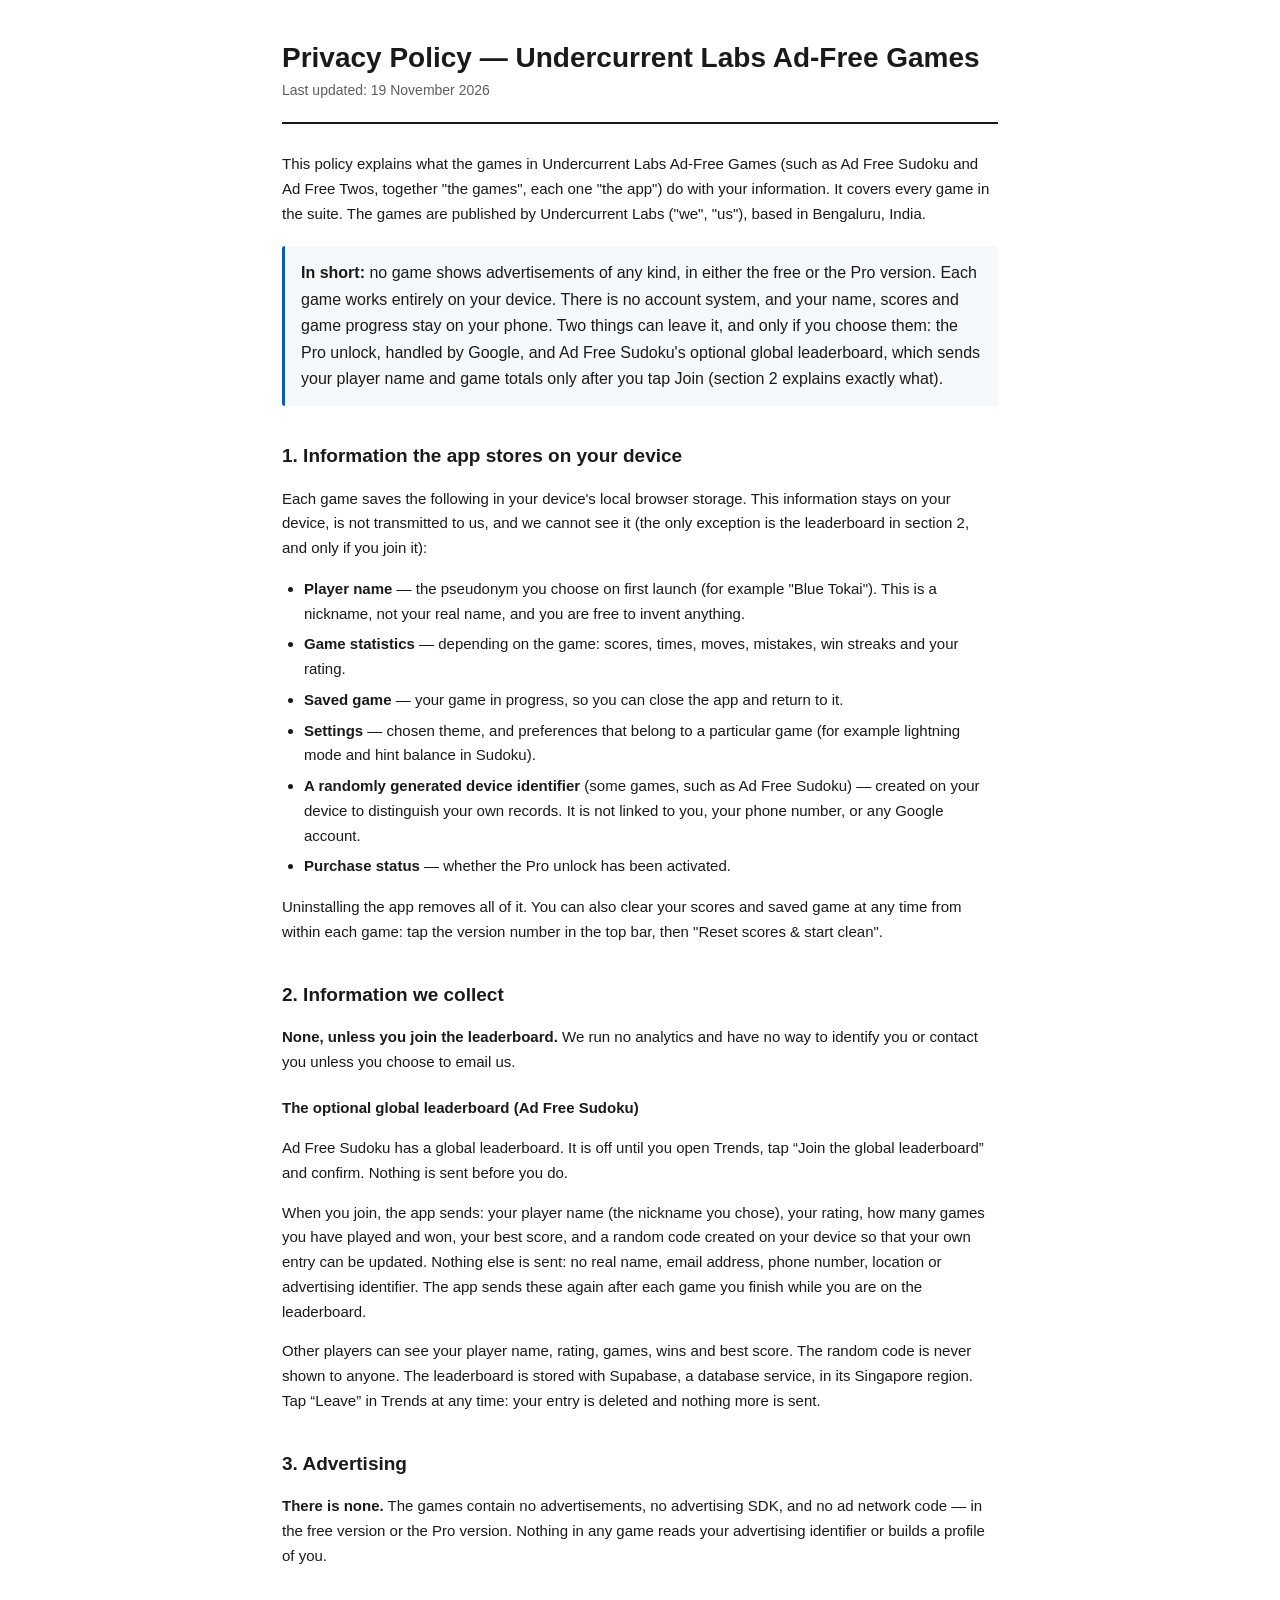
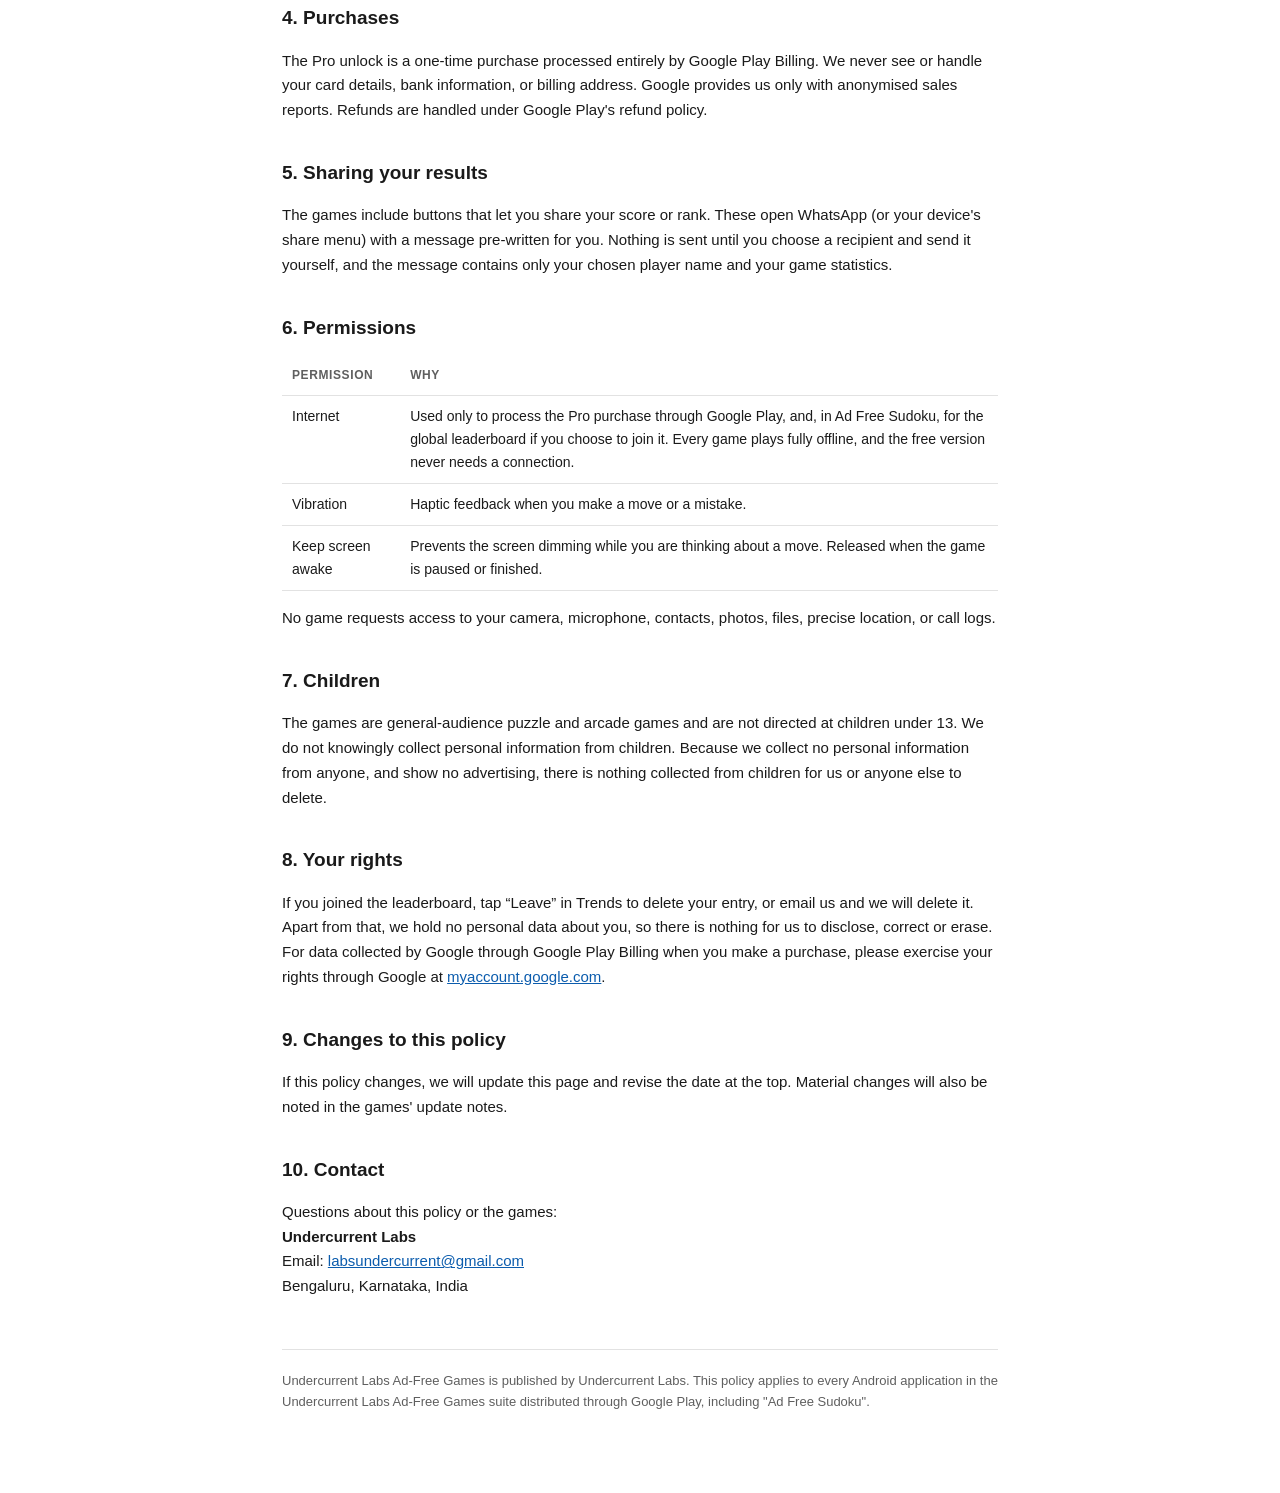
<file: docs/privacy/index.html>
<!DOCTYPE html>
<html lang="en">
<head>
<meta charset="UTF-8">
<meta name="viewport" content="width=device-width, initial-scale=1.0">
<title>Privacy Policy — Undercurrent Labs Ad-Free Games</title>
<style>
  :root{ --ink:#1a1a1a; --muted:#5f5f5f; --line:#e2e2e2; --accent:#0B5CAD; }
  *{box-sizing:border-box}
  body{
    margin:0 auto; padding:40px 22px 80px; max-width:760px;
    font-family:-apple-system,BlinkMacSystemFont,"Segoe UI",Roboto,Helvetica,Arial,sans-serif;
    color:var(--ink); line-height:1.65; background:#fff;
  }
  h1{font-size:28px; margin:0 0 4px; line-height:1.25}
  .sub{color:var(--muted); font-size:14px; margin-bottom:28px; padding-bottom:20px; border-bottom:2px solid var(--ink)}
  h2{font-size:19px; margin:34px 0 10px}
  h3{font-size:15px; margin:22px 0 6px}
  p,li{font-size:15px}
  ul{padding-left:22px}
  li{margin-bottom:6px}
  a{color:var(--accent)}
  table{border-collapse:collapse; width:100%; margin:14px 0; font-size:14px}
  th,td{text-align:left; padding:9px 10px; border-bottom:1px solid var(--line); vertical-align:top}
  th{font-size:12px; text-transform:uppercase; letter-spacing:.05em; color:var(--muted)}
  .callout{background:#f5f8fb; border-left:3px solid var(--accent); padding:14px 16px; margin:20px 0; border-radius:3px}
  footer{margin-top:50px; padding-top:20px; border-top:1px solid var(--line); color:var(--muted); font-size:13px}
</style>
</head>
<body>

<h1>Privacy Policy — Undercurrent Labs Ad-Free Games</h1>
<div class="sub">Last updated: 19 November 2026</div>

<p>This policy explains what the games in Undercurrent Labs Ad-Free Games (such as Ad Free Sudoku and Ad Free Twos, together "the games", each one "the app") do with your information. It covers every game in the suite. The games are published by Undercurrent Labs ("we", "us"), based in Bengaluru, India.</p>

<div class="callout">
  <strong>In short:</strong> no game shows advertisements of any kind, in either the free or the Pro version. Each game works entirely on your device. There is no account system, and your name, scores and game progress stay on your phone. Two things can leave it, and only if you choose them: the Pro unlock, handled by Google, and Ad Free Sudoku's optional global leaderboard, which sends your player name and game totals only after you tap Join (section 2 explains exactly what).
</div>

<h2>1. Information the app stores on your device</h2>
<p>Each game saves the following in your device's local browser storage. This information stays on your device, is not transmitted to us, and we cannot see it (the only exception is the leaderboard in section 2, and only if you join it):</p>
<ul>
  <li><strong>Player name</strong> — the pseudonym you choose on first launch (for example "Blue Tokai"). This is a nickname, not your real name, and you are free to invent anything.</li>
  <li><strong>Game statistics</strong> — depending on the game: scores, times, moves, mistakes, win streaks and your rating.</li>
  <li><strong>Saved game</strong> — your game in progress, so you can close the app and return to it.</li>
  <li><strong>Settings</strong> — chosen theme, and preferences that belong to a particular game (for example lightning mode and hint balance in Sudoku).</li>
  <li><strong>A randomly generated device identifier</strong> (some games, such as Ad Free Sudoku) — created on your device to distinguish your own records. It is not linked to you, your phone number, or any Google account.</li>
  <li><strong>Purchase status</strong> — whether the Pro unlock has been activated.</li>
</ul>
<p>Uninstalling the app removes all of it. You can also clear your scores and saved game at any time from within each game: tap the version number in the top bar, then "Reset scores &amp; start clean".</p>

<h2>2. Information we collect</h2>
<p><strong>None, unless you join the leaderboard.</strong> We run no analytics and have no way to identify you or contact you unless you choose to email us.</p>
<h3>The optional global leaderboard (Ad Free Sudoku)</h3>
<p>Ad Free Sudoku has a global leaderboard. It is off until you open Trends, tap “Join the global leaderboard” and confirm. Nothing is sent before you do.</p>
<p>When you join, the app sends: your player name (the nickname you chose), your rating, how many games you have played and won, your best score, and a random code created on your device so that your own entry can be updated. Nothing else is sent: no real name, email address, phone number, location or advertising identifier. The app sends these again after each game you finish while you are on the leaderboard.</p>
<p>Other players can see your player name, rating, games, wins and best score. The random code is never shown to anyone. The leaderboard is stored with Supabase, a database service, in its Singapore region. Tap “Leave” in Trends at any time: your entry is deleted and nothing more is sent.</p>


<h2>3. Advertising</h2>
<p><strong>There is none.</strong> The games contain no advertisements, no advertising SDK, and no ad network code — in the free version or the Pro version. Nothing in any game reads your advertising identifier or builds a profile of you.</p>

<h2>4. Purchases</h2>
<p>The Pro unlock is a one-time purchase processed entirely by Google Play Billing. We never see or handle your card details, bank information, or billing address. Google provides us only with anonymised sales reports. Refunds are handled under Google Play's refund policy.</p>

<h2>5. Sharing your results</h2>
<p>The games include buttons that let you share your score or rank. These open WhatsApp (or your device's share menu) with a message pre-written for you. Nothing is sent until you choose a recipient and send it yourself, and the message contains only your chosen player name and your game statistics.</p>

<h2>6. Permissions</h2>
<table>
  <tr><th>Permission</th><th>Why</th></tr>
  <tr><td>Internet</td><td>Used only to process the Pro purchase through Google Play, and, in Ad Free Sudoku, for the global leaderboard if you choose to join it. Every game plays fully offline, and the free version never needs a connection.</td></tr>
  <tr><td>Vibration</td><td>Haptic feedback when you make a move or a mistake.</td></tr>
  <tr><td>Keep screen awake</td><td>Prevents the screen dimming while you are thinking about a move. Released when the game is paused or finished.</td></tr>
</table>
<p>No game requests access to your camera, microphone, contacts, photos, files, precise location, or call logs.</p>

<h2>7. Children</h2>
<p>The games are general-audience puzzle and arcade games and are not directed at children under 13. We do not knowingly collect personal information from children. Because we collect no personal information from anyone, and show no advertising, there is nothing collected from children for us or anyone else to delete.</p>

<h2>8. Your rights</h2>
<p>If you joined the leaderboard, tap “Leave” in Trends to delete your entry, or email us and we will delete it. Apart from that, we hold no personal data about you, so there is nothing for us to disclose, correct or erase. For data collected by Google through Google Play Billing when you make a purchase, please exercise your rights through Google at <a href="https://myaccount.google.com">myaccount.google.com</a>.</p>

<h2>9. Changes to this policy</h2>
<p>If this policy changes, we will update this page and revise the date at the top. Material changes will also be noted in the games' update notes.</p>

<h2>10. Contact</h2>
<p>Questions about this policy or the games:<br>
<strong>Undercurrent Labs</strong><br>
Email: <a href="mailto:labsundercurrent@gmail.com">labsundercurrent@gmail.com</a><br>
Bengaluru, Karnataka, India</p>

<footer>
  Undercurrent Labs Ad-Free Games is published by Undercurrent Labs. This policy applies to every Android application in the Undercurrent Labs Ad-Free Games suite distributed through Google Play, including "Ad Free Sudoku".
</footer>

</body>
</html>
</file>
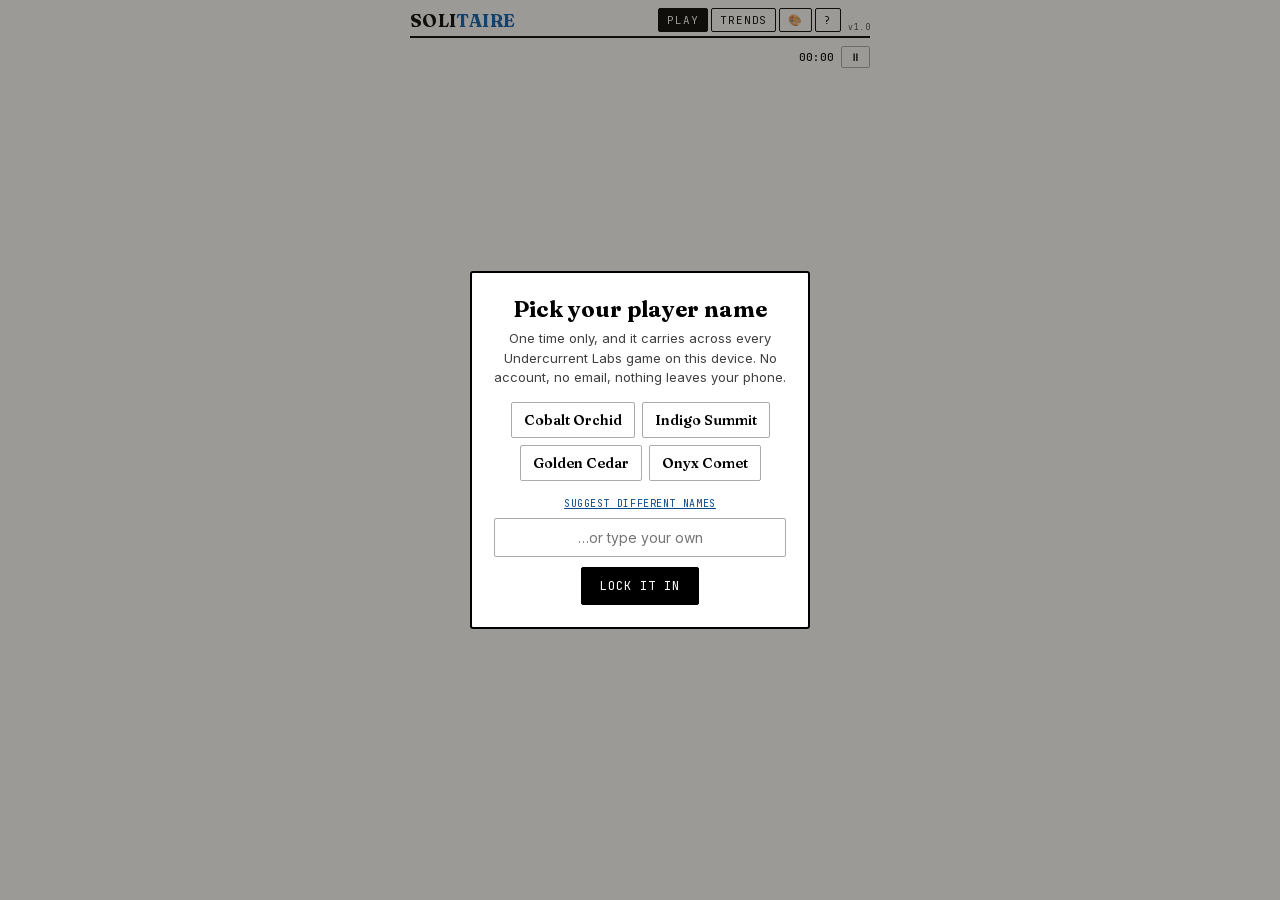
<file: docs/solitaire/index.html>
<!DOCTYPE html>
<html lang="en">
<head>
<meta charset="UTF-8">
<meta name="viewport" content="width=device-width, initial-scale=1.0, maximum-scale=1.0, user-scalable=no">
<meta name="theme-color" content="#101820">
<title>Undercurrent Labs Ad-Free Games</title>
<style>
/* ---- fonts, built in so the game looks the same offline ---- */
@font-face{font-family:'Fraunces';src:url([data-uri]) format('woff2');font-weight:600 700;font-style:normal;font-display:block}
@font-face{font-family:'Inter';src:url([data-uri]) format('woff2');font-weight:400 700;font-style:normal;font-display:block}
@font-face{font-family:'JetBrains Mono';src:url([data-uri]) format('woff2');font-weight:400 500;font-style:normal;font-display:block}
</style>
<style>
/* ---- SHELL STYLES (shared, do not edit per game) ---- */
:root{
  --cream:#FCFAF6; --ink:#22201A; --gold:#B08D3E; --gold-deep:#8C6D2C;
  --muted:#8A8578; --line:#E4DECF; --line-strong:#22201A;
  --sel:#F2EAD8; --peer:#F7F3E9; --same:#EADFC4; --err:#A63D2F; --err-bg:#F6E4E0;
  --ok:#4A6B4F; --cellbg:#FFFFFF; --radius:2px;
}
[data-theme="clear"]{
  --cream:#FFFFFF; --ink:#000000; --gold:#0B5CAD; --gold-deep:#084A8C;
  --muted:#3F3F3F; --line:#ABABAB; --sel:#CFE5FB; --peer:#EFF5FB; --same:#B4D6F6;
  --err:#C62828; --err-bg:#FBDCDC; --cellbg:#FFFFFF; --radius:2px;
}
[data-theme="night"]{
  --cream:#171612; --ink:#F2EFE7; --gold:#D2A94E; --gold-deep:#E4C06A;
  --muted:#9A947F; --line:#3A372E; --sel:#3A3320; --peer:#22201A; --same:#4A3E1E;
  --err:#E06552; --err-bg:#46231D; --cellbg:#211F1A; --radius:2px;
}
[data-theme="candy"]{
  --cream:#FFF6E5; --ink:#3D2B56; --gold:#F26B3A; --gold-deep:#D8541F;
  --muted:#8A7AA0; --line:#F0DBB2; --sel:#FFE3B3; --peer:#FFF0D6; --same:#FFD48A;
  --err:#E5484D; --err-bg:#FFE1E1; --cellbg:#FFFFFF; --radius:12px;
}
[data-theme="forest"]{
  --cream:#F2F6EF; --ink:#1E2A20; --gold:#3F6B45; --gold-deep:#2E5133;
  --muted:#6E7C6F; --line:#D3DFD1; --sel:#DCEBDA; --peer:#EDF3EB; --same:#C3DDC0;
  --err:#A63D2F; --err-bg:#F6E4E0; --cellbg:#FFFFFF; --radius:4px;
}
[data-theme="ocean"]{
  --cream:#F1F6FA; --ink:#12242E; --gold:#1C6E8C; --gold-deep:#14556E;
  --muted:#69808C; --line:#CFDFE8; --sel:#D8EBF4; --peer:#EAF3F8; --same:#B7DCEC;
  --err:#B3402F; --err-bg:#F8E3DE; --cellbg:#FFFFFF; --radius:4px;
}
[data-theme="rose"]{
  --cream:#FDF3F3; --ink:#2B1A1E; --gold:#A8455C; --gold-deep:#87344A;
  --muted:#8C7076; --line:#EBD5D8; --sel:#F8E1E6; --peer:#FCEFF1; --same:#F3C9D3;
  --err:#9E3B2F; --err-bg:#F8E2DE; --cellbg:#FFFFFF; --radius:8px;
}
html{background:var(--cream)}
*{margin:0;padding:0;box-sizing:border-box;-webkit-tap-highlight-color:transparent}
button,.chip,.lvl,.ctrl,.tab{touch-action:manipulation}
html,body{height:100%}
body{background:var(--cream);color:var(--ink);font-family:'Inter',system-ui,sans-serif;display:flex;justify-content:center;
  user-select:none;-webkit-user-select:none;overscroll-behavior:none}
.app{width:100%;max-width:480px;padding:8px 10px 10px;display:flex;flex-direction:column;gap:7px}

.masthead{display:flex;align-items:center;justify-content:space-between;border-bottom:2px solid var(--ink);padding-bottom:4px}
.masthead h1{font-family:'Fraunces',serif;font-weight:700;font-size:18px;letter-spacing:.02em;text-transform:uppercase}
.masthead h1 span{color:var(--gold)}
.tabs{display:flex;gap:3px;align-items:center}
.tab{font-family:'JetBrains Mono',monospace;font-size:11px;letter-spacing:.08em;text-transform:uppercase;
  padding:4px 8px;border:1px solid var(--ink);background:transparent;color:var(--ink);cursor:pointer;border-radius:var(--radius)}
.tab.active{background:var(--ink);color:var(--cream)}
.vchip{font-family:'JetBrains Mono',monospace;font-size:8px;letter-spacing:.06em;color:var(--muted);border:none;background:none;cursor:pointer;padding:0 0 0 4px;align-self:flex-end}

.statusbar{display:flex;justify-content:space-between;align-items:center;font-family:'JetBrains Mono',monospace;font-size:11px;color:var(--muted);min-height:24px}
.statusbar b{color:var(--ink);font-weight:500}
#pauseBtn{border:1px solid var(--line);background:var(--cellbg);border-radius:var(--radius);padding:3px 8px;cursor:pointer;font-family:inherit;font-size:11px;color:var(--ink)}

/* The stage is the square the game draws in. It always fits one phone screen with the controls below it. */
.stage-wrap{position:relative;margin:0 auto;width:min(100%, max(250px, calc(100dvh - 265px)))}
#stage{position:relative;width:100%;aspect-ratio:1;touch-action:none}
.pause-veil{position:absolute;inset:0;background:var(--cream);border:2px solid var(--ink);display:none;flex-direction:column;align-items:center;justify-content:center;gap:10px;z-index:30}
.pause-veil.show{display:flex}
.pause-veil p{font-family:'Fraunces',serif;font-weight:600;font-size:20px}

.controls{display:grid;grid-auto-flow:column;grid-auto-columns:1fr;gap:4px}
.ctrl{border:1px solid var(--line);background:var(--cellbg);border-radius:var(--radius);padding:6px 2px;cursor:pointer;
  display:flex;flex-direction:column;align-items:center;gap:2px;color:var(--ink)}
.ctrl svg{width:15px;height:15px;stroke:var(--ink);fill:none;stroke-width:1.6;stroke-linecap:round;stroke-linejoin:round}
.ctrl small{font-family:'JetBrains Mono',monospace;font-size:8px;letter-spacing:.03em;text-transform:uppercase;color:var(--muted);white-space:nowrap}
.ctrl.on{border-color:var(--gold);background:var(--sel)}
.ctrl.on small{color:var(--gold-deep)}
.ctrl.dim{opacity:.35}
.ctrl:active{transform:translateY(1px)}

.veil{position:fixed;inset:0;background:rgba(34,32,26,.45);display:none;align-items:center;justify-content:center;padding:20px;z-index:50}
.veil.show{display:flex}
.card{background:var(--cream);border:2px solid var(--ink);border-radius:calc(var(--radius) + 1px);max-width:340px;width:100%;padding:22px;text-align:center;max-height:92dvh;overflow:auto}
.card h2{font-family:'Fraunces',serif;font-weight:700;font-size:22px;margin-bottom:6px}
.card p{font-size:13px;color:var(--muted);margin-bottom:14px;line-height:1.5}
.lvl-list{display:flex;flex-direction:column;gap:8px;margin-top:6px}
.lvl{border:1px solid var(--ink);background:var(--cellbg);padding:11px;cursor:pointer;border-radius:var(--radius);display:flex;justify-content:space-between;align-items:center;color:var(--ink)}
.lvl b{font-family:'Fraunces',serif;font-weight:600;font-size:16px}
.lvl small{font-family:'JetBrains Mono',monospace;font-size:10px;color:var(--muted)}
.lvl.locked{opacity:.6}
.lvl.picked{border-color:var(--gold);background:var(--sel)}
.btn{border:1px solid var(--ink);background:var(--ink);color:var(--cream);padding:10px 18px;border-radius:var(--radius);cursor:pointer;
  font-family:'JetBrains Mono',monospace;font-size:12px;letter-spacing:.08em;text-transform:uppercase;margin-top:10px}
.btn.ghost{background:transparent;color:var(--ink)}
.big-score{font-family:'Fraunces',serif;font-weight:700;font-size:40px;color:var(--gold);margin:8px 0 2px}
.probadge{font-family:'JetBrains Mono',monospace;font-size:8px;letter-spacing:.08em;background:var(--gold);color:#fff;border-radius:999px;padding:2px 6px;margin-left:5px;vertical-align:middle}
.pay-list{text-align:left;margin:10px 0;font-size:13px;line-height:1.75}
.pay-list div{display:flex;gap:8px}
.pay-list span{color:var(--gold-deep)}
.price{font-family:'Fraunces',serif;font-weight:700;font-size:34px;color:var(--gold);margin:6px 0 0}
.price small{font-size:12px;color:var(--muted);font-family:'Inter',sans-serif;font-weight:400;display:block;margin-top:2px}
.note{font-size:10px;color:var(--muted);line-height:1.5;margin-top:8px}
.chips{display:flex;flex-wrap:wrap;gap:7px;justify-content:center;margin:8px 0 10px}
.chip{border:1px solid var(--line);background:var(--cellbg);border-radius:var(--radius);padding:8px 12px;cursor:pointer;font-family:'Fraunces',serif;font-weight:600;font-size:14px;color:var(--ink)}
.chip.picked{border-color:var(--gold);background:var(--sel);box-shadow:inset 0 0 0 1px var(--gold)}
.linkbtn{background:none;border:none;color:var(--gold-deep);cursor:pointer;font-family:'JetBrains Mono',monospace;font-size:10px;letter-spacing:.06em;text-transform:uppercase;text-decoration:underline;margin-bottom:8px}
.name-input{width:100%;border:1px solid var(--line);border-radius:var(--radius);padding:10px;font-family:'Inter',sans-serif;font-size:14px;text-align:center;background:var(--cellbg);color:var(--ink)}
.name-input:focus{outline:none;border-color:var(--gold)}
.tut-step{font-family:'JetBrains Mono',monospace;font-size:10px;letter-spacing:.1em;color:var(--gold-deep);margin-bottom:4px}
.tut-icon{font-size:30px;margin-bottom:6px}
.upd-list{text-align:left;font-size:12px;line-height:1.6;margin:8px 0 4px}
.upd-list b{font-family:'JetBrains Mono',monospace;font-size:10px;color:var(--gold-deep);display:block;margin-top:8px}
.sw{width:15px;height:15px;border-radius:50%;display:inline-block;border:1px solid rgba(0,0,0,.2);margin-left:4px;vertical-align:middle}
.theme-row .tname{display:flex;flex-direction:column;gap:2px;text-align:left}
.theme-row .tname small{font-family:'Inter',sans-serif;font-size:11px;letter-spacing:0;text-transform:none}

.view{display:none;flex-direction:column;gap:12px}
.view.show{display:flex}
.trend-grid{display:grid;grid-template-columns:1fr 1fr;gap:8px}
.tcard{border:1px solid var(--line);background:var(--cellbg);border-radius:var(--radius);padding:12px}
.tcard small{font-family:'JetBrains Mono',monospace;font-size:9px;letter-spacing:.08em;text-transform:uppercase;color:var(--muted);display:block;margin-bottom:4px}
.tcard b{font-family:'Fraunces',serif;font-size:22px;font-weight:600}
.tcard span{font-size:11px;color:var(--muted)}
.chart-card{border:1px solid var(--line);background:var(--cellbg);border-radius:var(--radius);padding:14px}
.chart-card h3{font-family:'Fraunces',serif;font-weight:600;font-size:15px;margin-bottom:8px}
canvas{width:100%;height:auto;display:block}
.diff-table{width:100%;border-collapse:collapse;font-size:12px}
.diff-table th{font-family:'JetBrains Mono',monospace;font-size:9px;letter-spacing:.08em;text-transform:uppercase;color:var(--muted);text-align:left;padding:6px 4px;border-bottom:1px solid var(--line)}
.diff-table td{padding:7px 4px;border-bottom:1px solid var(--line);font-family:'JetBrains Mono',monospace}
.rank-card{border:2px solid var(--ink);background:var(--cellbg);border-radius:calc(var(--radius) + 1px);padding:16px;text-align:center}
.rank-card .pname{font-family:'Fraunces',serif;font-size:22px;font-weight:700}
.rank-card .rating{font-family:'Fraunces',serif;font-weight:700;font-size:38px;color:var(--gold)}
.rank-card .sub{font-size:11px;color:var(--muted);margin-top:2px}
.empty-note{text-align:center;color:var(--muted);font-size:13px;padding:30px 10px;line-height:1.6}
.footer-note{text-align:center;font-family:'JetBrains Mono',monospace;font-size:9px;letter-spacing:.06em;color:var(--muted);margin-top:4px}

.toast{position:fixed;top:14px;left:50%;transform:translateX(-50%);background:var(--ink);color:var(--cream);padding:10px 16px;border-radius:var(--radius);
  font-family:'JetBrains Mono',monospace;font-size:11px;z-index:90;opacity:0;transition:opacity .25s;pointer-events:none;max-width:92%;text-align:center;line-height:1.5}
.toast.show{opacity:1}

/* Reward beats, shared by every game */
.praise{position:absolute;transform:translate(-50%,-100%);z-index:45;pointer-events:none;white-space:nowrap;font-family:'Fraunces',serif;font-weight:700;font-size:15px;color:var(--gold-deep);
  background:var(--cellbg);border:1px solid var(--gold);border-radius:999px;padding:4px 11px;box-shadow:0 3px 10px rgba(0,0,0,.18);animation:praiseUp .95s ease-out forwards}
.praise.big{font-size:19px;padding:6px 15px;border-width:2px;box-shadow:0 5px 18px rgba(0,0,0,.26);animation-duration:1.2s}
@keyframes praiseUp{0%{opacity:0;margin-top:4px}18%{opacity:1}75%{opacity:1}100%{opacity:0;margin-top:-36px}}
@keyframes ulpop{0%{transform:scale(.6)}70%{transform:scale(1.15)}100%{transform:scale(1)}}
.ul-pop{animation:ulpop .18s ease-out}
@keyframes ulsweep{0%{filter:brightness(1)}40%{filter:brightness(1.18) saturate(1.5)}100%{filter:brightness(1)}}
.ul-sweep{animation:ulsweep .55s ease-out}
@keyframes ulshake{0%,100%{transform:translateX(0)}25%{transform:translateX(-5px)}75%{transform:translateX(5px)}}
.ul-shake{animation:ulshake .22s ease-in-out}
@media (prefers-reduced-motion: reduce){.praise,.ul-pop,.ul-sweep,.ul-shake{animation-duration:.01s}}

/* ==== GAME STYLES START ==== */
/* Ad Free Solitaire. Cards drawn in CSS and inline SVG with theme tokens. */
.so-wrap{position:absolute;inset:0;touch-action:none;--suit-r:var(--err);--suit-b:var(--ink)}
.so-slot{position:absolute;left:0;top:0;width:var(--cw);height:var(--ch);border:1.5px dashed var(--line);border-radius:calc(var(--cw) * .1)}
.so-slot.recycle::after{content:"↻";position:absolute;inset:0;display:flex;align-items:center;justify-content:center;font-size:calc(var(--cw) * .5);color:var(--muted)}
.so-card{position:absolute;left:0;top:0;width:var(--cw);height:var(--ch);border-radius:calc(var(--cw) * .1);transition:transform .18s ease-out;
  border:1px solid color-mix(in srgb, var(--ink) 40%, var(--cellbg));cursor:pointer;touch-action:none;
  background:repeating-linear-gradient(45deg, color-mix(in srgb, var(--gold) 55%, var(--cellbg)) 0 4px, color-mix(in srgb, var(--gold) 35%, var(--cellbg)) 4px 8px);
  box-shadow:0 1px 2px color-mix(in srgb, var(--ink) 25%, transparent)}
.so-card > *{display:none}
.so-card.up{background:var(--cellbg)}
.so-card.up > *{display:block}
.so-r{position:absolute;left:7%;top:3%;font-family:'Fraunces',serif;font-weight:700;font-size:calc(var(--cw) * .38);line-height:1}
.so-s{position:absolute;right:6%;top:6%;width:calc(var(--cw) * .27);height:calc(var(--cw) * .27)}
.so-big{position:absolute;left:50%;bottom:9%;width:calc(var(--cw) * .5);height:calc(var(--cw) * .5);transform:translateX(-50%)}
.so-card.black{color:var(--suit-b);fill:var(--suit-b)} .so-card.red{color:var(--suit-r);fill:var(--suit-r)}
.so-card svg{fill:inherit}
/* four colours: each suit its own tone, and the shapes already differ */
.so-wrap.four .so-card.s0{color:var(--ink);fill:var(--ink)} .so-wrap.four .so-card.s1{color:var(--err);fill:var(--err)}
.so-wrap.four .so-card.s2{color:color-mix(in srgb, var(--err) 50%, var(--gold));fill:color-mix(in srgb, var(--err) 50%, var(--gold))} .so-wrap.four .so-card.s3{color:var(--gold-deep);fill:var(--gold-deep)}
.so-card.lift{transition:none;z-index:900 !important;box-shadow:0 8px 16px color-mix(in srgb, var(--ink) 35%, transparent)}
.so-card.hintme{box-shadow:0 0 0 3px var(--gold), 0 0 12px var(--gold)}
.so-dealing{position:absolute;inset:0;display:flex;align-items:center;justify-content:center;font-family:'JetBrains Mono',monospace;font-size:13px;color:var(--muted)}
.so-cascade{position:absolute;inset:-60px 0 0 0;z-index:950}
.so-opt{display:block;margin:8px auto 0;border:1px solid var(--line);background:var(--cellbg);color:var(--muted);border-radius:var(--radius);
  font-family:'JetBrains Mono',monospace;font-size:11px;padding:9px 14px;min-height:40px;cursor:pointer}
@media (prefers-reduced-motion: reduce){.so-card{transition-duration:.01s}}
/* ==== GAME STYLES END ==== */
</style>
</head>
<body>
<div class="app">
  <div class="masthead">
    <h1 id="ulTitle"></h1>
    <div class="tabs">
      <button class="tab active" id="tabPlay">Play</button>
      <button class="tab" id="tabTrends">Trends</button>
      <button class="tab" id="themeBtn" title="Themes">🎨</button>
      <button class="tab" id="helpBtn" title="How to play">?</button>
      <button class="vchip" id="verChip" title="Version"></button>
      <button class="tab" id="proChip" title="Pro" style="display:none">★</button>
    </div>
  </div>

  <div class="view show" id="viewPlay">
    <div class="statusbar">
      <span id="ulLevel"></span>
      <span id="ulStatA"></span>
      <span id="ulStatB"></span>
      <span><b id="ulTimer">00:00</b> <button id="pauseBtn">⏸</button></span>
    </div>
    <div class="stage-wrap" id="stageWrap">
      <div id="stage"></div>
      <div class="pause-veil" id="pauseVeil">
        <p>Paused</p>
        <button class="btn" id="resumeBtn">Resume</button>
        <button class="btn ghost" id="pauseRestart">Restart this game</button>
      </div>
    </div>
    <div class="controls" id="controls"></div>
    <div id="below"></div>
  </div>

  <div class="view" id="viewTrends">
    <div id="trendsBody"></div>
    <div class="footer-note" id="footNote"></div>
  </div>
</div>

<div class="toast" id="toast"></div>

<div class="veil" id="lvlVeil"><div class="card">
  <h2>New game</h2>
  <p id="lvlBlurb"></p>
  <div class="lvl-list" id="lvlList"></div>
  <button class="btn ghost" id="lvlCancel">Cancel</button>
</div></div>

<div class="veil" id="endVeil"><div class="card">
  <h2 id="endTitle"></h2>
  <div class="big-score" id="endScore"></div>
  <p id="endDetail"></p>
  <button class="btn" id="waShare">Share on WhatsApp</button>
  <button class="btn ghost" id="endNew">New game</button>
  <button class="btn ghost" id="endClose">View the board</button>
</div></div>

<div class="veil" id="nameVeil"><div class="card">
  <h2>Pick your player name</h2>
  <p>One time only, and it carries across every Undercurrent Labs game on this device. No account, no email, nothing leaves your phone.</p>
  <div class="chips" id="nameChips"></div>
  <button class="linkbtn" id="reroll">Suggest different names</button>
  <input class="name-input" id="nameInput" maxlength="20" placeholder="…or type your own">
  <button class="btn" id="nameSave">Lock it in</button>
</div></div>

<div class="veil" id="tutVeil"><div class="card">
  <div class="tut-step" id="tutStep"></div>
  <div class="tut-icon" id="tutIcon"></div>
  <h2 id="tutTitle"></h2>
  <p id="tutBody"></p>
  <button class="btn" id="tutNext">Next</button>
  <button class="btn ghost" id="tutSkip">Skip</button>
</div></div>

<div class="veil" id="themeVeil"><div class="card">
  <h2>Theme</h2>
  <p>Your choice carries across every Undercurrent Labs game.</p>
  <div class="lvl-list" id="themeList"></div>
  <button class="btn" id="themeDone">Done</button>
</div></div>

<div class="veil" id="proVeil"><div class="card">
  <h2 id="proTitle">Pro</h2>
  <p id="proWhy"></p>
  <div class="pay-list" id="proPerks"></div>
  <div class="price" id="proPrice"></div>
  <button class="btn" id="proBuy">Unlock Pro</button>
  <div class="note" id="webNote" style="display:none">Pro unlocks are handled by Google Play, so they're available in the Android app.</div>
  <button class="btn ghost" id="proRestore">Restore purchase</button>
  <button class="btn ghost" id="proClose">Not now</button>
</div></div>

<div class="veil" id="verVeil"><div class="card">
  <h2 id="verTitle"></h2>
  <p>Ad-free, offline, private. Made by Undercurrent Labs.</p>
  <div class="upd-list" id="verNotes"></div>
  <button class="btn" id="verGoPro">Unlock Pro</button>
  <button class="btn ghost" id="verReset">Reset scores &amp; start clean</button>
  <button class="btn ghost" id="verClose">Close</button>
</div></div>

<script>
"use strict";
/* =====================================================================
   UNDERCURRENT LABS — AD-FREE GAMES SHELL  (shared by every game)
   Do not edit per game. A game supplies a GAME object (see GAME CONTRACT
   in the game section below) and draws inside #stage. Everything else —
   player name, themes, Pro, saving, timer, trends, rewards, sharing,
   tutorial, versioning — lives here.
   ===================================================================== */
const SHELL_VERSION = "1.0";
/* Family unlock: only a SHA-256 fingerprint of the key lives here, never the key itself. */
const FAMILY_HASH = "fc0b91ea84d8294bbaacbaf19726c66b726bd75bb28d8acf3cd7e9646d3e2efc";
function ulHash(s){const K=[],H=[1779033703,-1150833019,1013904242,-1521486534,1359893119,-1694144372,528734635,1541459225];
for(let n=2,c=0;c<64;n++){let p=1;for(let d=2;d*d<=n;d++)if(n%d===0){p=0;break}if(p)K[c++]=(Math.pow(n,1/3)%1)*4294967296|0}
const b=unescape(encodeURIComponent(s)),l=b.length,w=[];for(let i=0;i<l;i++)w[i>>2]|=b.charCodeAt(i)<<(24-(i%4)*8);
w[l>>2]|=0x80<<(24-(l%4)*8);w[((l+8>>6)+1)*16-1]=l*8;
for(let j=0;j<w.length;j+=16){const W=[],a=H.slice();for(let i=0;i<64;i++){if(i<16)W[i]=w[j+i]|0;else{const x=W[i-15],y=W[i-2];
W[i]=(((x>>>7|x<<25)^(x>>>18|x<<14)^x>>>3)+W[i-7]+((y>>>17|y<<15)^(y>>>19|y<<13)^y>>>10)+W[i-16])|0}
const e=a[4],t1=a[7]+((e>>>6|e<<26)^(e>>>11|e<<21)^(e>>>25|e<<7))+((e&a[5])^(~e&a[6]))+K[i]+W[i],o=a[0],
t2=((o>>>2|o<<30)^(o>>>13|o<<19)^(o>>>22|o<<10))+((o&a[1])^(o&a[2])^(a[1]&a[2]));a.pop();a.unshift((t1+t2)|0);a[4]=(a[4]+t1)|0}
for(let i=0;i<8;i++)H[i]=(H[i]+a[i])|0}return H.map(h=>(h>>>0).toString(16).padStart(8,"0")).join("")}
const $ = id => document.getElementById(id);

const store = (() => {
  let mem = {}, ok = false;
  try { localStorage.setItem("__t","1"); localStorage.removeItem("__t"); ok = true; } catch(e){ ok = false; }
  return {
    get(k, fb){ try { if(ok){ const v = localStorage.getItem(k); return v==null ? fb : JSON.parse(v); } } catch(e){} return (k in mem) ? mem[k] : fb; },
    set(k, v){ try { if(ok){ localStorage.setItem(k, JSON.stringify(v)); return; } } catch(e){} mem[k] = v; }
  };
})();

const UL = {};
UL.store = store;
UL.kv    = (k, fb) => store.get("ul_"+GAME.id+"_"+k, fb);      // storage scoped to this game
UL.setKv = (k, v)  => store.set("ul_"+GAME.id+"_"+k, v);

/* ---------- seeded randomness: every game is replayable from its seed ---------- */
function mulberry(seed){
  return { s: seed|0, next(){ this.s = (this.s + 0x6D2B79F5)|0; let t = Math.imul(this.s ^ this.s>>>15, 1|this.s);
    t = t + Math.imul(t ^ t>>>7, 61|t) ^ t; return ((t ^ t>>>14)>>>0) / 4294967296; } };
}
UL.rng = mulberry(1);
UL.random  = () => UL.rng.next();
UL.rnd     = n => Math.floor(UL.rng.next()*n);
UL.pick    = a => a[UL.rnd(a.length)];
UL.shuffle = a => { a = a.slice(); for(let i=a.length-1;i>0;i--){ const j=UL.rnd(i+1); [a[i],a[j]]=[a[j],a[i]]; } return a; };
function strHash(s){ let h=2166136261; for(let i=0;i<s.length;i++){ h^=s.charCodeAt(i); h=Math.imul(h,16777619); } return h>>>0; }
UL.dailyNum = () => { const d=new Date(); return Math.floor((Date.UTC(d.getFullYear(),d.getMonth(),d.getDate())-Date.UTC(2026,0,1))/86400000)+1; };
const dailySeed = n => ((strHash(GAME.id)%100000)*7919 + n*2654435761) % 2147483647 | 0;

/* ---------- small utilities ---------- */
UL.fmtTime = sec => String(Math.floor(sec/60)).padStart(2,"0")+":"+String(sec%60).padStart(2,"0");
const BZ = { tap:10, act:15, err:180, wow:[16,38,24], win:[40,60,40,60,180] };
UL.buzz = p => { const v = (typeof p==="string") ? BZ[p] : p; if(navigator.vibrate){ try{ navigator.vibrate(v); }catch(e){} } };
let toastTimer = null;
UL.toast = (msg, ms) => { const t=$("toast"); t.textContent=msg; t.classList.add("show"); clearTimeout(toastTimer); toastTimer=setTimeout(()=>t.classList.remove("show"), ms||2600); };
const animOnce = (el, cls) => { if(!el) return; el.classList.remove(cls); void el.offsetWidth; el.classList.add(cls);
  el.addEventListener("animationend", ()=>el.classList.remove(cls), {once:true}); };
UL.pop   = el => animOnce(el, "ul-pop");
UL.shake = el => animOnce(el, "ul-shake");
UL.sweep = (els, stepMs) => { [...els].forEach((el,i)=>{ if(!el) return; el.style.animationDelay=(i*(stepMs==null?32:stepMs))+"ms"; animOnce(el,"ul-sweep");
  el.addEventListener("animationend", ()=>{ el.style.animationDelay=""; }, {once:true}); }); };
UL.isNative = () => !!(window.Capacitor && window.Capacitor.isNativePlatform && window.Capacitor.isNativePlatform());

/* ---------- reward beats ---------- */
const PRAISE = {
  1:{odds:0.30, icon:"",   words:["Nice","Clean","Tidy","Neat","Smooth","Crisp","Steady"]},
  2:{odds:0.60, icon:"✦",  words:["Sharp","Slick","Good eye","Well spotted","Eagle-eyed","Nicely seen","Keen"]},
  3:{odds:1,    icon:"💎", words:["Clever","Intelligent","Shrewd","Astute","Incisive","Canny","Crafty"]},
  4:{odds:1,    icon:"🔥", big:1, words:["Genius!","Brilliant!","Masterful!","Outstanding!","Remarkable!","Virtuoso!","Inspired!"]}
};
let lastWord = "", lastBadgeAt = 0;
/* target: an element inside the stage, or {x,y} in px relative to the stage wrap */
UL.badge = (target, text, big, hold) => {
  const wrap = $("stageWrap"); if(!wrap) return;
  wrap.querySelectorAll(".praise").forEach(e=>e.remove());            // one at a time, newest wins
  const el = document.createElement("div");
  el.className = "praise"+(big?" big":""); el.textContent = text;
  const wr = wrap.getBoundingClientRect();
  let x = wr.width/2, y = wr.height*0.3;
  try{
    if(target && target.getBoundingClientRect){ const r=target.getBoundingClientRect(); x=r.left-wr.left+r.width/2; y=r.top-wr.top; }
    else if(target && typeof target.x==="number"){ x=target.x; y=target.y; }
  }catch(e){}
  el.style.left = x+"px"; el.style.top = y+"px";
  wrap.appendChild(el);
  try{
    const br = el.getBoundingClientRect(), pad = 6; let shift = 0;
    if(br.left < wr.left+pad)   shift = (wr.left+pad) - br.left;
    if(br.right > wr.right-pad) shift = (wr.right-pad) - br.right;
    if(shift) el.style.left = (x+shift)+"px";
    if(y < br.height+pad) el.style.top = (br.height+pad)+"px";
  }catch(e){}
  lastBadgeAt = Date.now();
  setTimeout(()=>el.remove(), hold || (big?1250:1000));
};
/* tier 1 = routine good move … tier 4 = measurably hard. Tiers 1-2 are throttled, 3-4 always show. */
UL.praise = (target, tier) => {
  const P = PRAISE[tier]; if(!P) return false;
  const now = Date.now();
  if(P.odds < 1){ if(Math.random() > P.odds) return false; if(now-lastBadgeAt < 1600) return false; }
  let w = P.words[Math.floor(Math.random()*P.words.length)], g = 0;
  while(w===lastWord && g++<6) w = P.words[Math.floor(Math.random()*P.words.length)];
  lastWord = w;
  if(P.big) UL.buzz("wow");
  UL.badge(target, (P.icon?P.icon+" ":"")+w, P.big);
  return true;
};
/* a rare, named moment: "✨ Row and box complete", "✨ 512!" */
UL.milestone = (target, text) => { UL.buzz("wow"); UL.badge(target, "✨ "+text, true, 1300); };
UL.confetti = () => {
  const wrap = $("stageWrap"), cv = document.createElement("canvas");
  cv.style.cssText = "position:absolute;inset:0;width:100%;height:100%;pointer-events:none;z-index:40";
  cv.width = wrap.clientWidth||360; cv.height = wrap.clientHeight||360; wrap.appendChild(cv);
  const ctx = cv.getContext && cv.getContext("2d"); if(!ctx){ cv.remove(); return; }
  const css = getComputedStyle(document.documentElement);
  const cols = [css.getPropertyValue("--gold"), css.getPropertyValue("--err"), "#4A6B4F", "#0B5CAD", "#7C4DFF"].map(s=>s.trim()||"#B08D3E");
  const P = []; for(let i=0;i<90;i++) P.push({x:Math.random()*cv.width, y:-10-Math.random()*90, vy:2+Math.random()*3, vx:-1+Math.random()*2, s:3+Math.random()*4, c:cols[i%cols.length], r:Math.random()*6.3});
  let t = 0; const id = setInterval(()=>{ t++; ctx.clearRect(0,0,cv.width,cv.height);
    for(const p of P){ p.x+=p.vx; p.y+=p.vy; p.r+=.1; ctx.save(); ctx.translate(p.x,p.y); ctx.rotate(p.r); ctx.fillStyle=p.c; ctx.fillRect(-p.s/2,-p.s/2,p.s,p.s*1.6); ctx.restore(); }
    if(t>110){ clearInterval(id); cv.remove(); } }, 16);
};

/* ---------- Pro ---------- */
let PRO = store.get("ul_pro", false) || store.get("sdk_pro", false);
(function familyUnlock(){ try{ const k = new URLSearchParams(location.search).get("k");
  if(k && ulHash(k)===FAMILY_HASH){ PRO = true; store.set("ul_pro", true); history.replaceState(null, "", location.pathname); } }catch(e){} })();
UL.isPro = () => !!PRO;
function applyPro(){
  document.body.classList.toggle("pro", UL.isPro());
  $("proChip").style.display = UL.isPro() ? "" : "none";
  $("webNote").style.display = (!UL.isNative() && !UL.isPro()) ? "" : "none";
}
function grantPro(){ PRO = true; store.set("ul_pro", true); applyPro(); $("proVeil").classList.remove("show");
  UL.toast("Pro unlocked. Thank you — enjoy the full game."); if(GAME.onPro) GAME.onPro(); }
UL.paywall = reason => {
  $("proTitle").textContent = GAME.name+" Pro";
  $("proWhy").textContent = reason || "No ads in either version — Pro opens the rest of the game. One payment, no subscription.";
  $("proPerks").innerHTML = (GAME.proPerks||[]).map((p,i)=>"<div><span>✓</span>"+(i===0?"<b>"+p+"</b>":p)+"</div>").join("");
  $("proPrice").innerHTML = (GAME.price||"₹99")+"<small>one-time · includes every future update</small>";
  pauseGame(); $("proVeil").classList.add("show");
};
/* use at the top of any Pro-only action:  if(!UL.requirePro("Unlimited undo is part of Pro.")) return; */
UL.requirePro = reason => { if(UL.isPro()) return true; UL.paywall(reason); return false; };
const Billing = {
  async purchase(sku){
    if(window.PlayBilling && window.PlayBilling.purchase) return await window.PlayBilling.purchase(sku);
    if(UL.isNative()){ UL.toast("Pro isn't on sale yet — coming in the next update."); return false; }
    const localDev = ["localhost","127.0.0.1","::1"].includes(location.hostname) || location.protocol==="file:";
    if(localDev) return confirm("[Local build] Simulate a successful purchase for testing?");
    UL.toast("Pro is available in the Android app on Google Play."); return false;
  },
  async restore(){
    if(window.PlayBilling && window.PlayBilling.restore) return await window.PlayBilling.restore();
    UL.toast(UL.isNative() ? "Pro isn't on sale yet — coming in the next update." : "Purchases are restored in the Android app on Google Play."); return false;
  }
};
$("proClose").addEventListener("click", ()=>$("proVeil").classList.remove("show"));
$("proBuy").addEventListener("click", async ()=>{ try{ if(await Billing.purchase(GAME.sku||"ul_pro_unlock")) grantPro(); }catch(e){ UL.toast("Purchase could not be completed."); } });
$("proRestore").addEventListener("click", async ()=>{ try{ if(await Billing.restore()) grantPro(); }catch(e){ UL.toast("Could not reach Google Play."); } });
$("proChip").addEventListener("click", ()=>UL.toast("Pro is active on this device. Thank you."));

/* ---------- themes (shared across games) ---------- */
const THEMES = [
  {id:"clear",   name:"Clear",        desc:"Big contrast, easy reading", sw:["#FFFFFF","#0B5CAD","#000000"]},
  {id:"classic", name:"Classic Gold", desc:"Warm and calm", sw:["#FCFAF6","#B08D3E","#22201A"]},
  {id:"night",   name:"Night",        desc:"Easy on the eyes after dark", sw:["#171612","#D2A94E","#F2EFE7"]},
  {id:"candy",   name:"Candy",        desc:"Bright and fun for kids", sw:["#FFF6E5","#F26B3A","#3D2B56"]},
  {id:"forest",  name:"Forest", pro:1, desc:"Deep green, low glare", sw:["#F2F6EF","#3F6B45","#1E2A20"]},
  {id:"ocean",   name:"Ocean",  pro:1, desc:"Cool blues, calm focus", sw:["#F1F6FA","#1C6E8C","#12242E"]},
  {id:"rose",    name:"Rose",   pro:1, desc:"Soft and warm", sw:["#FDF3F3","#A8455C","#2B1A1E"]},
];
function applyTheme(id){
  const t = THEMES.find(x=>x.id===id); if(!t || (t.pro && !UL.isPro())) id = "clear";
  document.documentElement.setAttribute("data-theme", id); store.set("ul_theme", id);
  document.querySelectorAll(".theme-row").forEach(r=>r.classList.toggle("picked", r.dataset.t===id));
  if(GAME.onTheme) GAME.onTheme(id);
  if($("viewTrends").classList.contains("show")) renderTrends();
}
function buildThemeList(){
  const list = $("themeList"); list.innerHTML = "";
  for(const t of THEMES){
    const locked = t.pro && !UL.isPro(), b = document.createElement("button");
    b.className = "lvl theme-row"+(locked?" locked":""); b.dataset.t = t.id;
    b.innerHTML = '<span class="tname"><b>'+t.name+(t.pro?'<span class="probadge">PRO</span>':'')+'</b><small>'+t.desc+'</small></span><span>'+
      (locked ? "🔒" : t.sw.map(c=>'<span class="sw" style="background:'+c+'"></span>').join(""))+'</span>';
    b.addEventListener("click", ()=>{ if(locked){ $("themeVeil").classList.remove("show"); UL.paywall("Forest, Ocean and Rose are Pro themes."); return; } applyTheme(t.id); });
    list.appendChild(b);
  }
}
$("themeBtn").addEventListener("click", ()=>{ buildThemeList(); applyTheme(document.documentElement.getAttribute("data-theme")||"clear"); $("themeVeil").classList.add("show"); });
$("themeDone").addEventListener("click", ()=>$("themeVeil").classList.remove("show"));

/* ---------- player name (shared across games) ---------- */
let profile = store.get("ul_profile", null) || store.get("sdk_profile", null);
UL.playerName = () => profile ? profile.name : "Player";
const ADJ = ["Blue","Crimson","Indigo","Golden","Silver","Emerald","Cobalt","Amber","Ivory","Onyx","Scarlet","Teal","Violet","Copper","Jade","Slate","Coral","Saffron","Pearl","Midnight"];
const NOUN = ["Tokai","Falcon","Panther","Lotus","Comet","Harbour","Summit","Willow","Orchid","Raven","Tiger","Heron","Cedar","Nimbus","Ember","Delta","Quartz","Mango","Monsoon","Peak"];
let chosenChip = "";
function fillChips(){
  chosenChip = ""; const wrap = $("nameChips"); wrap.innerHTML = ""; const seen = new Set();
  while(seen.size < 4) seen.add(ADJ[Math.floor(Math.random()*ADJ.length)]+" "+NOUN[Math.floor(Math.random()*NOUN.length)]);
  for(const nm of seen){ const b = document.createElement("button"); b.className = "chip"; b.textContent = nm;
    b.addEventListener("click", ()=>{ chosenChip = nm; $("nameInput").value = ""; wrap.querySelectorAll(".chip").forEach(c=>c.classList.toggle("picked", c===b)); });
    wrap.appendChild(b); }
}
$("reroll").addEventListener("click", fillChips);
$("nameInput").addEventListener("input", ()=>{ chosenChip = ""; $("nameChips").querySelectorAll(".chip").forEach(c=>c.classList.remove("picked")); });
$("nameSave").addEventListener("click", ()=>{
  const name = ($("nameInput").value.trim() || chosenChip).replace(/\s+/g," ").slice(0,20); if(name.length < 3) return;
  profile = {name, created:Date.now()}; store.set("ul_profile", profile); $("nameVeil").classList.remove("show"); afterName();
});

/* ---------- tutorial ---------- */
const COMMON_TUT = [
  {icon:"↻", title:"Start over", body:"Pause, or tap New game, and choose Restart to replay the very same game from the beginning."},
  {icon:"⏸️", title:"Leave anytime", body:"Your game saves itself. Close the app and come back whenever — it will be waiting exactly where you left it."}
];
let tutIdx = 0, tutAfter = null, tutSteps = [];
function showTutorial(after){ tutSteps = (GAME.tutorial||[]).concat(COMMON_TUT); tutIdx = 0; tutAfter = after||null; renderTut(); $("tutVeil").classList.add("show"); }
function renderTut(){ const s = tutSteps[tutIdx]; $("tutStep").textContent = (tutIdx+1)+" / "+tutSteps.length; $("tutIcon").textContent = s.icon;
  $("tutTitle").textContent = s.title; $("tutBody").textContent = s.body; $("tutNext").textContent = tutIdx===tutSteps.length-1 ? "Let's play" : "Next"; }
function endTut(){ $("tutVeil").classList.remove("show"); UL.setKv("tut", true); if(tutAfter){ const f = tutAfter; tutAfter = null; f(); } }
$("tutNext").addEventListener("click", ()=>{ tutIdx++; if(tutIdx >= tutSteps.length) endTut(); else renderTut(); });
$("tutSkip").addEventListener("click", endTut);
$("helpBtn").addEventListener("click", ()=>{ pauseGame(); showTutorial(null); });

/* ---------- the running game ---------- */
UL.cur = null;                    // {level, daily, seed, sec, score, over, paused}
let wakeLock = null;
async function keepAwake(){ try{ if(navigator.wakeLock && !wakeLock){ wakeLock = await navigator.wakeLock.request("screen"); wakeLock.addEventListener("release", ()=>{ wakeLock = null; }); } }catch(e){ wakeLock = null; } }
function releaseWake(){ try{ if(wakeLock){ wakeLock.release(); wakeLock = null; } }catch(e){} }
const levelOf = id => GAME.levels.find(l=>l.id===id) || GAME.levels[0];
UL.setScore = n => { if(UL.cur) UL.cur.score = n; $("ulStatB").innerHTML = "Score <b>"+n+"</b>"; };
UL.addScore = n => UL.setScore((UL.cur?UL.cur.score:0)+n);
UL.setStat  = html => { $("ulStatA").innerHTML = html||""; };             // the game's own status slot
function tickLabel(){ $("ulTimer").textContent = UL.fmtTime(UL.cur ? UL.cur.sec : 0); }

const ICONS = {
  undo:'<path d="M9 14L4 9l5-5"/><path d="M4 9h11a5 5 0 0 1 0 10h-3"/>',
  erase:'<path d="M20 20H8L3 15a2 2 0 0 1 0-3l8-8a2 2 0 0 1 3 0l6 6a2 2 0 0 1 0 3l-6 7"/>',
  pencil:'<path d="M17 3a2.8 2.8 0 1 1 4 4L7.5 20.5 2 22l1.5-5.5Z"/>',
  bolt:'<path d="M13 2L4 14h6l-1 8 9-12h-6l1-8z"/>',
  hint:'<path d="M9 18h6"/><path d="M10 22h4"/><path d="M12 2a7 7 0 0 1 4.9 12 5 5 0 0 0-1.4 2.5V18h-7v-1.5A5 5 0 0 0 7.1 14 7 7 0 0 1 12 2z"/>',
  fresh:'<path d="M21 12a9 9 0 1 1-2.64-6.36"/><path d="M21 3v6h-6"/>',
  flag:'<path d="M5 22V4"/><path d="M5 4h12l-2 4 2 4H5"/>',
  shuffle:'<path d="M16 3h5v5"/><path d="M4 20L21 3"/><path d="M21 16v5h-5"/><path d="M15 15l6 6"/><path d="M4 4l5 5"/>'
};
/* add a button to the control row. Returns the element; el.setLabel("Undo 2") updates its caption. */
UL.ctrl = ({icon, label, onTap}) => {
  const b = document.createElement("button"); b.className = "ctrl";
  b.innerHTML = '<svg viewBox="0 0 24 24">'+(ICONS[icon]||ICONS.fresh)+'</svg><small></small>';
  b.setLabel = t => { b.querySelector("small").textContent = t; }; b.setLabel(label);
  b.addEventListener("pointerdown", e=>{ e.preventDefault(); UL.buzz("tap"); if(UL.cur && UL.cur.paused) return; onTap(b); });
  $("controls").appendChild(b); return b;
};

UL.start = (levelId, opts) => {
  opts = opts||{};
  const lvl = levelOf(levelId), sv = opts.restore||null;
  const seed = sv ? sv.seed : (opts.seed!=null ? opts.seed : (opts.daily ? dailySeed(opts.daily) : (Math.random()*2147483647)|0));
  UL.cur = {level:lvl.id, daily:opts.daily||null, seed, sec:0, score:0, over:false, paused:false};
  UL.rng = mulberry(seed); lastBadgeAt = 0;
  $("stage").innerHTML = ""; $("controls").innerHTML = ""; $("below").innerHTML = "";
  $("stageWrap").querySelectorAll(".praise,canvas").forEach(e=>e.remove());
  $("ulLevel").innerHTML = "<b>"+(UL.cur.daily ? "Daily #"+UL.cur.daily : lvl.name)+"</b>";
  $("ulTimer").style.visibility = (GAME.timer===false || lvl.timer===false) ? "hidden" : "";
  UL.setScore(0); UL.setStat("");
  $("pauseVeil").classList.remove("show"); $("endVeil").classList.remove("show");
  GAME.start({level:lvl, daily:UL.cur.daily, restore: sv ? sv.state : null});
  UL.ctrl({icon:"fresh", label:"New game", onTap:()=>showLevelPicker()});
  if(sv){ UL.cur.sec = sv.sec||0; UL.setScore(sv.score||0); UL.rng.s = sv.rng|0; UL.cur.paused = true; $("pauseVeil").classList.add("show"); }
  else { keepAwake(); UL.save(); }
  tickLabel();
};
UL.save = () => {
  if(!UL.cur || UL.cur.over){ UL.setKv("save", null); return; }
  let state = null; try{ state = GAME.serialize(); }catch(e){ return; }
  UL.setKv("save", {level:UL.cur.level, daily:UL.cur.daily, seed:UL.cur.seed, sec:UL.cur.sec, score:UL.cur.score, rng:UL.rng.s, state});
};
UL.restart = () => {
  if(!UL.cur) return;
  if(!UL.cur.over && UL.cur.sec > 20 && !confirm("Restart this game?\n\nThe same game starts over — your progress, score and timer all reset.")) return;
  $("lvlVeil").classList.remove("show");
  UL.start(UL.cur.level, {daily:UL.cur.daily, seed:UL.cur.seed});
  UL.toast("Same game, fresh start.");
};
setInterval(()=>{ const c = UL.cur; if(c && !c.paused && !c.over){ c.sec++; tickLabel(); if(c.sec%5===0) UL.save(); } }, 1000);

function pauseGame(){ const c = UL.cur; if(!c || c.over || c.paused) return; c.paused = true; $("pauseVeil").classList.add("show"); releaseWake(); UL.save(); if(GAME.onPause) GAME.onPause(); }
function resumeGame(){ const c = UL.cur; if(!c || !c.paused) return; c.paused = false; $("pauseVeil").classList.remove("show"); keepAwake(); if(GAME.onResume) GAME.onResume(); }
UL.paused = () => !UL.cur || UL.cur.paused || UL.cur.over;       // games check this before accepting input
$("pauseBtn").addEventListener("click", pauseGame);
$("resumeBtn").addEventListener("click", resumeGame);
$("pauseRestart").addEventListener("click", ()=>UL.restart());
document.addEventListener("visibilitychange", ()=>{ if(document.hidden) pauseGame(); });
window.addEventListener("pagehide", ()=>UL.save());

/* the game calls this exactly once when a game finishes.
   won: did the player reach the goal · title: heading · line: one factual sentence for the end card and the share text */
UL.end = ({won, title, line}) => {
  const c = UL.cur; if(!c || c.over) return;
  c.over = true; UL.setKv("save", null); releaseWake();
  const recs = UL.kv("records", []);
  recs.push({t:Date.now(), lvl:c.level, sec:c.sec, sc:c.score, w:won?1:0, dl:c.daily||0});
  if(recs.length > 500) recs.splice(0, recs.length-500);
  UL.setKv("records", recs);
  const best = Math.max(...recs.filter(r=>r.lvl===c.level).map(r=>r.sc));
  const isBest = c.score > 0 && c.score >= best && recs.filter(r=>r.lvl===c.level).length > 1;
  const head = c.daily ? "⭐ "+GAME.name+" Daily #"+c.daily : (GAME.icon||"🎮")+" "+GAME.name+" · "+levelOf(c.level).name;
  c.shareTxt = head+" — "+UL.playerName()+"\n"+(line?line+" · ":"")+"Score "+c.score+(GAME.timer===false?"":" · "+UL.fmtTime(c.sec))+"\n"+(won?"Beat that 😎":"Can you do better?");
  $("endTitle").textContent = title || (won ? "Solved" : "Game over");
  $("endScore").textContent = c.score;
  $("endDetail").innerHTML = (line||"")+(isBest ? "<br><b>New personal best.</b>" : "");
  if(won){ UL.buzz("win"); UL.confetti(); setTimeout(()=>$("endVeil").classList.add("show"), 1200); }
  else $("endVeil").classList.add("show");
};
$("waShare").addEventListener("click", ()=>{ if(UL.cur) window.open("https://wa.me/?text="+encodeURIComponent(UL.cur.shareTxt||""), "_blank"); });
$("endNew").addEventListener("click", ()=>{ $("endVeil").classList.remove("show"); showLevelPicker(); });
$("endClose").addEventListener("click", ()=>$("endVeil").classList.remove("show"));

/* ---------- level picker ---------- */
function showLevelPicker(){
  const list = $("lvlList"); list.innerHTML = "";
  $("lvlBlurb").textContent = GAME.blurb || "Pick a level.";
  const row = (html, onClick, cls) => { const b = document.createElement("button"); b.className = "lvl"+(cls?" "+cls:""); b.innerHTML = html; b.addEventListener("click", onClick); list.appendChild(b); return b; };
  if(UL.cur && !UL.cur.over) row("<b>↻ Restart this game</b><small>same game, fresh start</small>", ()=>UL.restart());
  if(GAME.daily){
    const n = UL.dailyNum(), done = UL.kv("records", []).some(r=>r.dl===n && r.w);
    const b = row("<b>⭐ Daily #"+n+"</b><small>"+(done?"✓ done — play again anytime":"same game for everyone today")+"</small>",
      ()=>{ $("lvlVeil").classList.remove("show"); switchTab(true); UL.start(GAME.daily, {daily:n}); });
    b.style.borderWidth = "2px";
  }
  for(const l of GAME.levels){
    const locked = l.pro && !UL.isPro();
    row("<b>"+l.name+"</b><small>"+(locked?"🔒 Pro":(l.note||""))+"</small>", ()=>{
      $("lvlVeil").classList.remove("show");
      if(locked){ UL.paywall(l.name+" is part of Pro."); return; }
      switchTab(true); UL.start(l.id);
    }, locked?"locked":"");
  }
  $("lvlCancel").style.display = UL.cur ? "" : "none";
  pauseGame(); $("lvlVeil").classList.add("show");
}
UL.newGame = showLevelPicker;
$("lvlCancel").addEventListener("click", ()=>{ $("lvlVeil").classList.remove("show"); });

/* ---------- trends ---------- */
function switchTab(play){
  $("tabPlay").classList.toggle("active", play); $("tabTrends").classList.toggle("active", !play);
  $("viewPlay").classList.toggle("show", play); $("viewTrends").classList.toggle("show", !play);
  if(!play){ pauseGame(); renderTrends(); }
}
$("tabPlay").addEventListener("click", ()=>switchTab(true));
$("tabTrends").addEventListener("click", ()=>switchTab(false));
function renderTrends(){
  const recs = UL.kv("records", []), body = $("trendsBody");
  const best = recs.length ? Math.max(...recs.map(r=>r.sc)) : 0, wins = recs.filter(r=>r.w).length;
  let streak = 0; for(let i=recs.length-1;i>=0;i--){ if(recs[i].w) streak++; else break; }
  const rank = '<div class="rank-card"><div class="pname">'+UL.playerName()+'</div><div class="rating">'+(best||"—")+'</div>'+
    '<div class="sub">best score in '+GAME.name+'</div><button class="btn" id="shareRank">Share my stats</button></div>';
  if(!recs.length){ body.innerHTML = rank+'<div class="empty-note">No games finished yet.<br>Your scores and streaks will build up here.</div>'; wireRank(recs, best); return; }
  const avg = Math.round(recs.reduce((a,r)=>a+r.sc,0)/recs.length);
  let rows = "";
  for(const l of GAME.levels){ const g = recs.filter(r=>r.lvl===l.id); if(!g.length) continue; const gw = g.filter(r=>r.w);
    rows += "<tr><td>"+l.name+"</td><td>"+g.length+"</td><td>"+Math.max(...g.map(r=>r.sc))+"</td><td>"+(gw.length&&GAME.timer!==false?UL.fmtTime(Math.min(...gw.map(r=>r.sec))):"—")+"</td><td>"+Math.round(100*gw.length/g.length)+"%</td></tr>"; }
  body.innerHTML = rank+
    '<div class="trend-grid"><div class="tcard"><small>Games played</small><b>'+recs.length+'</b> <span>'+Math.round(100*wins/recs.length)+'% won</span></div>'+
    '<div class="tcard"><small>Average score</small><b>'+avg+'</b></div>'+
    '<div class="tcard"><small>Win streak</small><b>'+streak+'</b></div>'+
    '<div class="tcard"><small>Dailies done</small><b>'+new Set(recs.filter(r=>r.dl&&r.w).map(r=>r.dl)).size+'</b></div></div>'+
    (UL.isPro()
      ? '<div class="chart-card"><h3>Score trend — last 20 games</h3><canvas id="chScore" width="640" height="220"></canvas></div>'+
        '<div class="chart-card"><h3>By level</h3><table class="diff-table"><tr><th>Level</th><th>Games</th><th>Best</th><th>Fastest</th><th>Won</th></tr>'+rows+'</table></div>'
      : '<div class="chart-card"><h3>Trends &amp; charts</h3><div class="note">The score chart and per-level breakdown are part of Pro.</div><button class="btn" id="trendPro" style="width:100%">See Pro</button></div>');
  wireRank(recs, best);
  const tp = $("trendPro"); if(tp) tp.onclick = ()=>UL.paywall("Full trends and charts are part of Pro.");
  if(UL.isPro()) drawLine($("chScore"), recs.slice(-20).map(r=>r.sc), recs.slice(-20).map(r=>r.w));
}
function wireRank(recs, best){ const b = $("shareRank"); if(!b) return; b.onclick = ()=>{
  const txt = (GAME.icon||"🎮")+" "+GAME.name+" — "+UL.playerName()+"\nBest score "+best+" · "+recs.filter(r=>r.w).length+"/"+recs.length+" won";
  window.open("https://wa.me/?text="+encodeURIComponent(txt), "_blank"); }; }
function drawLine(cv, data, flags){
  const ctx = cv && cv.getContext && cv.getContext("2d"); if(!ctx || !data.length) return;
  const css = getComputedStyle(document.documentElement), g = k => css.getPropertyValue(k).trim();
  const W = cv.width, H = cv.height, P = 30, min = Math.min(...data), max = Math.max(...data), span = (max-min)||1;
  const x = i => P+(W-2*P)*(data.length===1?0.5:i/(data.length-1)), y = v => H-P-(H-2*P)*((v-min)/span);
  ctx.clearRect(0,0,W,H); ctx.strokeStyle = g("--line"); ctx.lineWidth = 1;
  for(let k=0;k<4;k++){ const gy = P+(H-2*P)*k/3; ctx.beginPath(); ctx.moveTo(P,gy); ctx.lineTo(W-P,gy); ctx.stroke(); }
  ctx.strokeStyle = g("--gold"); ctx.lineWidth = 2.5; ctx.beginPath(); data.forEach((v,i)=>{ i?ctx.lineTo(x(i),y(v)):ctx.moveTo(x(i),y(v)); }); ctx.stroke();
  data.forEach((v,i)=>{ ctx.beginPath(); ctx.arc(x(i),y(v),4,0,7); ctx.fillStyle = flags[i]?g("--gold"):g("--err"); ctx.fill(); });
  ctx.font = "11px JetBrains Mono, monospace"; ctx.fillStyle = g("--muted"); ctx.fillText(max, 4, y(max)+4); ctx.fillText(min, 4, y(min)+4);
}

/* ---------- version card ---------- */
$("verChip").addEventListener("click", ()=>{
  $("verTitle").textContent = GAME.name+" v"+GAME.version+(UL.isPro()?" Pro":"");
  $("verNotes").innerHTML = (GAME.changelog||[]).map(c=>"<b>v"+c[0]+"</b>"+c[1]).join("");
  $("verGoPro").style.display = UL.isPro() ? "none" : ""; pauseGame(); $("verVeil").classList.add("show");
});
$("verClose").addEventListener("click", ()=>$("verVeil").classList.remove("show"));
$("verGoPro").addEventListener("click", ()=>{ $("verVeil").classList.remove("show"); UL.paywall(); });
$("verReset").addEventListener("click", ()=>{
  if(!confirm("Clear all scores, trends and the saved game for "+GAME.name+"? Your player name and theme stay.")) return;
  UL.setKv("records", []); UL.setKv("save", null); if(GAME.onReset) GAME.onReset();
  $("verVeil").classList.remove("show"); UL.toast("Scores cleared. Fresh start.");
  if($("viewTrends").classList.contains("show")) renderTrends();
});

/* ---------- boot ---------- */
function afterName(){ if(!UL.kv("tut", false)) showTutorial(()=>showLevelPicker()); else showLevelPicker(); }
UL.boot = () => {
  document.title = GAME.name+" — Undercurrent Labs";
  const t = GAME.title || [GAME.name, ""]; $("ulTitle").innerHTML = t[0]+"<span>"+(t[1]||"")+"</span>";
  $("verChip").textContent = "v"+GAME.version;
  $("footNote").textContent = "v"+GAME.version+" · No ads, ever. No tracking. Your stats stay on this device.";
  applyPro(); applyTheme(store.get("ul_theme", null) || store.get("sdk_theme2", "clear"));
  const seen = UL.kv("seen", null); if(seen !== GAME.version){ UL.setKv("seen", GAME.version); if(seen) setTimeout(()=>UL.toast("Updated to v"+GAME.version+"."), 600); }
  if(GAME.mount) GAME.mount($("stage"));
  const sv = UL.kv("save", null);
  if(!profile){ fillChips(); $("nameVeil").classList.add("show"); }
  else if(sv && sv.state){ try{ UL.start(sv.level, {daily:sv.daily, restore:sv}); }catch(e){ UL.setKv("save", null); afterName(); } }
  else afterName();
};

/* ==== GAME START ==== */
/* ===================== AD FREE SOLITAIRE ===================== */
/* The traditional single-deck patience game. Card id 0..51: suit = id/13 (0 spades, 1 hearts, 2 diamonds, 3 clubs), rank = id%13 + 1. */
const SO_SUITS = ["spades","hearts","diamonds","clubs"], SO_RANKS = ["A","2","3","4","5","6","7","8","9","10","J","Q","K"];
const soSuit = c => Math.floor(c/13), soRank = c => c%13 + 1, soRed = c => soSuit(c)===1 || soSuit(c)===2;
const SO_PIPS = [
  '<path d="M12 2C9 7 3 9.5 3 14a4.5 4.5 0 0 0 7.6 3.2L9 22h6l-1.6-4.8A4.5 4.5 0 0 0 21 14c0-4.5-6-7-9-12z"/>',
  '<path d="M12 21C6 16 2.5 12.5 2.5 8.3A4.8 4.8 0 0 1 12 6a4.8 4.8 0 0 1 9.5 2.3C21.5 12.5 18 16 12 21z"/>',
  '<path d="M12 2l7.5 10L12 22 4.5 12z"/>',
  '<path d="M12 2.5a4.3 4.3 0 0 0-3.6 6.7A4.3 4.3 0 1 0 10.6 17L9 22h6l-1.6-5a4.3 4.3 0 1 0 2.2-7.8A4.3 4.3 0 0 0 12 2.5z"/>'
];

const GAME = {
  id: "solitaire",
  name: "Ad Free Solitaire",
  title: ["SOLI","TAIRE"],
  icon: "♠️",
  version: "1.0",
  changelog: [["1.0","First release: draw one, draw three and winnable-only deals, a Daily deal, undo, hints and auto-finish."]],
  blurb: "Build the four suits from ace to king.",
  timer: true,
  daily: "one",
  levels: [
    {id:"one",      name:"Draw one",      note:"the classic deal",                 draw:1, par:600},
    {id:"three",    name:"Draw three",    note:"three cards at a time",  pro:1,    draw:3, par:900, parMoves:150},
    {id:"winnable", name:"Winnable deal", note:"every deal can be won",  pro:1,    draw:1, par:600, winnable:1}
  ],
  proPerks: ["Draw-three mode","Winnable-only deals","Unlimited undo","Three extra themes"],
  tutorial: [
    {icon:"🂡", title:"Build the four suits", body:"Move every card to the four piles at the top, one pile per suit, from ace up to king."},
    {icon:"↕️", title:"Stack down, colours alternate", body:"In the seven columns, put a card on one rank higher of the other colour: a red 6 on a black 7. Only a king goes into an empty column."},
    {icon:"👆", title:"Tap and it goes", body:"Tap a card and it moves to the best place it can. You can also drag cards, including a whole run. Tap the deck to turn over new cards."}
  ],
  FREE_UNDOS: 5, WIN_CAP: 30000,
  st: null, lvl: null, els: [], wrap: null,

  /* ---------- rules (pure; the solver and the tests use them too) ---------- */
  deal(draw, deck){
    const st = {draw, stock:[], waste:[], found:[[],[],[],[]], tab:[[],[],[],[],[],[],[]], down:[0,0,0,0,0,0,0], moves:0, passes:0};
    let k = 0; for(let c=0;c<7;c++){ for(let r=0;r<=c;r++) st.tab[c].push(deck[k++]); st.down[c] = c; }
    st.stock = deck.slice(k).reverse();              // top of the stock is the end of the array
    return st;
  },
  canFound(st, c){ return st.found[soSuit(c)].length === soRank(c)-1; },
  canTab(st, c, col){ const t = st.tab[col]; if(!t.length) return soRank(c) === 13; const top = t[t.length-1];
    return t.length > st.down[col] && soRed(top) !== soRed(c) && soRank(top) === soRank(c)+1; },
  clone(st){ return {draw:st.draw, stock:st.stock.slice(), waste:st.waste.slice(), found:st.found.map(f=>f.slice()), tab:st.tab.map(t=>t.slice()), down:st.down.slice(), moves:st.moves, passes:st.passes}; },
  /* every legal move: draw, recycle, w2f, w2t, t2f, t2t (from, idx, to), f2t */
  moves(st){
    const out = [];
    if(st.stock.length) out.push({t:"draw"}); else if(st.waste.length) out.push({t:"recycle"});
    const w = st.waste[st.waste.length-1];
    if(w != null){ if(this.canFound(st, w)) out.push({t:"w2f"}); for(let c=0;c<7;c++) if(this.canTab(st, w, c)) out.push({t:"w2t", to:c}); }
    for(let c=0;c<7;c++){ const t = st.tab[c]; if(!t.length) continue;
      if(this.canFound(st, t[t.length-1])) out.push({t:"t2f", from:c});
      for(let i=st.down[c]; i<t.length; i++) for(let d=0; d<7; d++) if(d !== c && this.canTab(st, t[i], d)) out.push({t:"t2t", from:c, idx:i, to:d}); }
    for(let s=0;s<4;s++){ const f = st.found[s]; if(!f.length) continue; const c = f[f.length-1]; for(let d=0;d<7;d++) if(this.canTab(st, c, d)) out.push({t:"f2t", suit:s, to:d}); }
    return out;
  },
  /* apply a legal move in place; returns {points, flip, moved} or null if not legal */
  apply(st, m){
    let points = 0, flip = false, moved = [];
    const reveal = c => { if(st.tab[c].length && st.down[c] >= st.tab[c].length){ st.down[c] = st.tab[c].length-1; flip = true; points += 5; } };
    switch(m.t){
      case "draw": { if(!st.stock.length) return null; const n = Math.min(st.draw, st.stock.length); for(let k=0;k<n;k++){ const c = st.stock.pop(); st.waste.push(c); moved.push(c); } break; }
      case "recycle": { if(st.stock.length || !st.waste.length) return null; st.stock = st.waste.reverse(); st.waste = []; st.passes++; break; }
      case "w2f": { const c = st.waste[st.waste.length-1]; if(c == null || !this.canFound(st, c)) return null; st.waste.pop(); st.found[soSuit(c)].push(c); points += 10; moved = [c]; break; }
      case "w2t": { const c = st.waste[st.waste.length-1]; if(c == null || !this.canTab(st, c, m.to)) return null; st.waste.pop(); st.tab[m.to].push(c); points += 5; moved = [c]; break; }
      case "t2f": { const t = st.tab[m.from], c = t[t.length-1]; if(c == null || t.length <= st.down[m.from] || !this.canFound(st, c)) return null; t.pop(); st.found[soSuit(c)].push(c); points += 10; moved = [c]; reveal(m.from); break; }
      case "t2t": { const t = st.tab[m.from]; if(m.idx < st.down[m.from] || m.idx >= t.length || m.from === m.to || !this.canTab(st, t[m.idx], m.to)) return null;
        moved = t.splice(m.idx); st.tab[m.to].push(...moved); reveal(m.from); break; }
      case "f2t": { const f = st.found[m.suit], c = f[f.length-1]; if(c == null || !this.canTab(st, c, m.to)) return null; f.pop(); st.tab[m.to].push(c); points -= 15; moved = [c]; break; }
      default: return null;
    }
    st.moves++;
    return {points, flip, moved};
  },
  won(st){ return st.found.every(f=>f.length === 13); },
  allOpen(st){ return !st.stock.length && !st.waste.length && st.tab.every((t,c)=>st.down[c]===0 || !t.length); },
  /* is there anything to do besides turning the deck? (checks every card waiting in the deck too) */
  stuck(st){
    const progress = m => m.t==="w2f" || m.t==="w2t" || m.t==="t2f" ||
      (m.t==="t2t" && ((m.idx===st.down[m.from] && st.down[m.from] > 0) || (m.idx > st.down[m.from] && this.canFound(st, st.tab[m.from][m.idx-1]))));
    if(this.moves(st).some(progress)) return false;
    const deck = st.stock.concat(st.waste);
    return !deck.some(c=>this.canFound(st, c) || [0,1,2,3,4,5,6].some(d=>this.canTab(st, c, d)));
  },
  /* depth-first search with a visited set, for the winnable deals. Returns the moves that win, or null. */
  solve(start, cap){
    cap = cap || 60000; const seen = new Set(), path = []; let nodes = 0;
    const key = s => s.tab.map((t,c)=>s.down[c]+":"+t.join(",")).sort().join("|")+"/"+s.found.map(f=>f.length).join(",")+"/"+s.stock.join(",")+"/"+s.waste.join(",");
    const go = s => {
      if(this.won(s)) return true; if(++nodes > cap) return false;
      const k = key(s); if(seen.has(k)) return false; seen.add(k);
      const ms = this.moves(s).filter(m=>{
        if(m.t==="f2t") return false;
        if(m.t==="t2t"){ const runFromBottom = m.idx === s.down[m.from];
          if(!runFromBottom) return false;                                   // only whole face-up runs
          if(m.idx === 0 && soRank(s.tab[m.from][0]) === 13) return false;  // a king already at the bottom of a column stays
          if(!s.tab[m.to].length && m.idx === 0) return false; }
        return true; });
      const prio = m => m.t==="t2f"||m.t==="w2f" ? 0 : m.t==="t2t" ? 1 : m.t==="w2t" ? 2 : 3;
      ms.sort((a,b)=>prio(a)-prio(b));
      for(const m of ms){ const n = this.clone(s); if(!this.apply(n, m)) continue; path.push(m); if(go(n)) return true; path.pop(); if(nodes > cap) return false; }
      return false; };
    return go(this.clone(start)) ? path.slice() : null;
  },
  newDeal(level){
    for(let t=0;t<(level.winnable ? 60 : 1);t++){
      const st = this.deal(level.draw, UL.shuffle([...Array(52).keys()]));
      if(!level.winnable || this.solve(st, this.WIN_CAP)) return st;
    }
    return this.deal(level.draw, UL.shuffle([...Array(52).keys()]));
  },

  /* ---------- game ---------- */
  start({level, restore}){
    this.lvl = level; this.ending = false; this.drag = null; this.hinted = null; this.token = null;
    if(restore){ this.st = JSON.parse(JSON.stringify(restore)); this.boot(); return; }
    const stage = document.getElementById("stage");
    if(level.winnable){                               // a winnable deal can take a few seconds on a slow phone: deal in steps, show it
      const w = document.createElement("div"); w.className = "so-dealing"; w.textContent = "Dealing a winnable game…"; stage.appendChild(w);
      this.st = null; const token = this.token = {}; let tries = 0;
      const step = () => { if(this.token !== token) return;
        const st = this.deal(level.draw, UL.shuffle([...Array(52).keys()])); tries++;
        if(this.solve(st, this.WIN_CAP) || tries >= 80){ w.remove(); this.st = Object.assign(st, {undo:[], undosUsed:0, hints:0, score:0}); this.boot(); UL.save(); }
        else setTimeout(step, 0); };
      setTimeout(step, 30); return;
    }
    this.st = this.newDeal(level);
    Object.assign(this.st, {undo:[], undosUsed:0, hints:0, score:0});
    this.boot();
  },
  boot(){
    const stage = document.getElementById("stage"), wrap = this.wrap = document.createElement("div"); wrap.className = "so-wrap"+(UL.kv("four", false) ? " four" : "");
    stage.appendChild(wrap);
    this.slots = [];
    for(let k=0;k<13;k++){ const s = document.createElement("div"); s.className = "so-slot"; wrap.appendChild(s); this.slots.push(s); }
    this.els = [];
    for(let c=0;c<52;c++){ const e = document.createElement("div"); e.className = "so-card "+(soRed(c) ? "red" : "black")+" s"+soSuit(c); e.dataset.c = c;
      e.innerHTML = '<span class="so-r">'+SO_RANKS[soRank(c)-1]+'</span><svg class="so-s" viewBox="0 0 24 24">'+SO_PIPS[soSuit(c)]+'</svg><svg class="so-big" viewBox="0 0 24 24">'+SO_PIPS[soSuit(c)]+'</svg>';
      e.setAttribute("aria-label", SO_RANKS[soRank(c)-1]+" of "+SO_SUITS[soSuit(c)]);
      wrap.appendChild(e); this.els.push(e); }
    this.undoBtn = UL.ctrl({icon:"undo", label:"Undo", onTap:()=>this.undoMove()});
    this.hintBtn = UL.ctrl({icon:"hint", label:"Hint", onTap:()=>this.hint()});
    this.finBtn = UL.ctrl({icon:"bolt", label:"Finish", onTap:()=>this.autoFinish()});
    this.endBtn = UL.ctrl({icon:"flag", label:"End game", onTap:()=>this.giveUp()});
    const opt = document.createElement("button"); opt.className = "so-opt"; document.getElementById("below").appendChild(opt); this.optBtn = opt;
    opt.addEventListener("click", ()=>{ const v = !UL.kv("four", false); UL.setKv("four", v); this.wrap.classList.toggle("four", v); this.paintOpt(); });
    this.paintOpt(); this.layout(); this.render(true); this.hud(); this.bind();
  },
  serialize(){ return this.st ? JSON.parse(JSON.stringify(this.st)) : null; },
  paintOpt(){ this.optBtn.textContent = UL.kv("four", false) ? "Suit colours: four" : "Suit colours: red and black"; },
  layout(){
    const stage = document.getElementById("stage"), S = Math.min(stage.clientWidth, stage.clientHeight) || 340, gap = Math.max(3, S*0.012);
    const cw = (S - gap*8)/7, ch = cw*1.4;
    this.L = {S, gap, cw, ch, x:c=>gap + c*(cw+gap), top:gap, tabY:gap*2 + ch};
    this.wrap.style.setProperty("--cw", cw+"px"); this.wrap.style.setProperty("--ch", ch+"px");
  },
  /* where every card sits; face-down and face-up overlaps squeeze so a long column still fits */
  render(instant){
    const s = this.st, L = this.L, pos = new Array(52);
    // slots: stock, waste, 4 foundations, 7 columns
    const place = (el, x, y) => { el.style.transform = "translate("+x+"px,"+y+"px)"; };
    place(this.slots[0], L.x(0), L.top); place(this.slots[1], L.x(1), L.top); for(let f=0;f<4;f++) place(this.slots[2+f], L.x(3+f), L.top);
    for(let c=0;c<7;c++) place(this.slots[6+c], L.x(c), L.tabY);
    this.slots[0].classList.toggle("recycle", !s.stock.length && s.waste.length > 0);
    s.stock.forEach((c,i)=>{ pos[c] = {x:L.x(0), y:L.top, up:false, z:i}; });
    const fan = s.draw === 3 ? Math.min(3, s.waste.length) : 1;
    s.waste.forEach((c,i)=>{ const k = i - (s.waste.length - fan), dx = k > 0 ? k*L.cw*0.32 : 0; pos[c] = {x:L.x(1) + dx, y:L.top, up:true, z:100+i}; });
    s.found.forEach((f, si)=>f.forEach((c,i)=>{ pos[c] = {x:L.x(3+si), y:L.top, up:true, z:200+i}; }));
    const avail = L.S - L.tabY - L.ch - 2;
    s.tab.forEach((t, col)=>{ const dn = s.down[col], upN = Math.max(0, t.length - dn - 1);
      let dd = L.ch*0.13, du = L.ch*0.27; const need = dd*dn + du*upN; if(need > avail){ const k = avail/need; dd *= k; du *= k; }
      let y = L.tabY; t.forEach((c,i)=>{ pos[c] = {x:L.x(col), y, up:i >= dn, z:300+i}; y += i < dn ? dd : du; }); });
    this.pos = pos;
    this.els.forEach((e, c)=>{ const p = pos[c]; if(!p) return; if(instant) e.style.transition = "none";
      place(e, p.x, p.y); e.style.zIndex = p.z; e.classList.toggle("up", p.up); e.classList.toggle("hintme", !!(this.hinted && this.hinted.includes(c)));
      if(instant){ void e.offsetWidth; e.style.transition = ""; } });
  },
  hud(){
    const s = this.st, left = UL.isPro() ? "∞" : Math.max(0, this.FREE_UNDOS - s.undosUsed);
    UL.setStat("Moves <b>"+s.moves+"</b>");
    this.undoBtn.setLabel("Undo "+left); this.undoBtn.classList.toggle("dim", !s.undo.length || left===0);
    const fin = this.allOpen(s) && !this.won(s); this.finBtn.style.display = fin ? "" : "none";
    this.endBtn.style.display = this.stuck(s) && !this.won(s) ? "" : "none";
  },
  /* ---------- playing a move ---------- */
  doMove(m, quiet){
    if(UL.paused() || this.ending) return false;
    const s = this.st, snap = JSON.stringify({stock:s.stock, waste:s.waste, found:s.found, tab:s.tab, down:s.down, moves:s.moves, passes:s.passes, score:UL.cur.score});
    const doneBefore = s.found.map(f=>f.length===13), emptyBefore = s.tab.map(t=>!t.length);
    const r = this.apply(s, m); if(!r) return false;
    s.undo.push(snap); if(s.undo.length > 60) s.undo.shift();
    this.hinted = null;
    if(r.points) UL.setScore(Math.max(0, UL.cur.score + r.points));
    this.render(); UL.buzz(r.flip ? "act" : "tap");
    const lastEl = this.els[r.moved[r.moved.length-1] ?? s.waste[s.waste.length-1]];
    if(m.t==="w2f" || m.t==="t2f"){ UL.pop(lastEl);
      const si = soSuit(r.moved[0]); if(!doneBefore[si] && s.found[si].length===13 && !this.won(s)){ UL.sweep(s.found[si].map(c=>this.els[c]).reverse().slice(0,6), 30); UL.praise(lastEl, 3); } }
    if(!quiet && !this.won(s)){
      if(m.t==="t2t" && r.moved.length >= 4) UL.praise(lastEl, 2);
      else if((m.t==="t2t" || m.t==="t2f") && !emptyBefore[m.from] && !s.tab[m.from].length) UL.praise(lastEl, 1);
    }
    this.hud(); UL.save();
    if(this.won(s)) this.win();
    else if(!quiet && this.stuck(s)) UL.toast("No moves left. Undo, restart, or tap End game.");
    return true;
  },
  /* tap: send the card (or the run from it) to the best legal place: foundation first, then a column */
  tapCard(c){
    const s = this.st;
    if(s.stock.includes(c)) return this.doMove({t:"draw"});
    if(s.waste.length && s.waste[s.waste.length-1] === c){
      if(this.canFound(s, c)) return this.doMove({t:"w2f"});
      const to = this.bestCol(c, -1); if(to >= 0) return this.doMove({t:"w2t", to});
      return this.nope(c); }
    for(let col=0;col<7;col++){ const t = s.tab[col], i = t.indexOf(c); if(i < 0) continue;
      if(i < s.down[col]) return this.nope(c);
      if(i === t.length-1 && this.canFound(s, c)) return this.doMove({t:"t2f", from:col});
      const to = this.bestCol(c, col); if(to >= 0 && !(i === 0 && soRank(c) === 13 && !s.tab[to].length)) return this.doMove({t:"t2t", from:col, idx:i, to});
      return this.nope(c); }
    for(let si=0;si<4;si++){ const f = s.found[si]; if(f[f.length-1] === c){ const to = this.bestCol(c, -1); if(to >= 0) return this.doMove({t:"f2t", suit:si, to}); return this.nope(c); } }
    return false;
  },
  bestCol(c, from){ const s = this.st; let empty = -1;
    for(let d=0; d<7; d++){ if(d === from || !this.canTab(s, c, d)) continue; if(s.tab[d].length) return d; if(empty < 0) empty = d; }
    return empty; },
  nope(c){ UL.shake(this.els[c]); UL.buzz("err"); return false; },
  /* ---------- dragging ---------- */
  pileAt(x, y){
    const r = this.wrap.getBoundingClientRect(), L = this.L, lx = x - r.left, ly = y - r.top;
    const col = Math.max(0, Math.min(6, Math.floor((lx - L.gap/2)/(L.cw + L.gap))));
    if(ly < L.tabY - L.gap/2){ if(col >= 3) return {kind:"f", i:col-3}; return null; }
    return {kind:"t", i:col};
  },
  bind(){
    const w = this.wrap;
    w.addEventListener("pointerdown", e=>{
      if(UL.paused() || this.ending) return;
      const card = e.target.closest(".so-card"), slot = e.target.closest(".so-slot");
      if(!card){ if(slot === this.slots[0]){ e.preventDefault(); this.doMove({t:"recycle"}); } return; }
      e.preventDefault(); try{ w.setPointerCapture(e.pointerId); }catch(err){}
      const c = +card.dataset.c; this.drag = {c, id:e.pointerId, x0:e.clientX, y0:e.clientY, moved:false, cards:null};
    });
    w.addEventListener("pointermove", e=>{ const d = this.drag; if(!d || d.id !== e.pointerId) return;
      const dx = e.clientX - d.x0, dy = e.clientY - d.y0; if(!d.moved && Math.hypot(dx, dy) < 8) return;
      if(!d.moved){ d.moved = true; d.cards = this.runFrom(d.c); if(!d.cards){ this.drag = null; return; } d.cards.forEach(c=>{ const el = this.els[c]; el.classList.add("lift"); }); }
      d.cards.forEach(c=>{ const p = this.pos[c]; this.els[c].style.transform = "translate("+(p.x+dx)+"px,"+(p.y+dy)+"px)"; }); });
    const up = e=>{ const d = this.drag; if(!d || d.id !== e.pointerId) return; this.drag = null;
      if(!d.moved){ this.tapCard(d.c); return; }
      d.cards.forEach(c=>this.els[c].classList.remove("lift"));
      const s = this.st, tgt = this.pileAt(e.clientX, e.clientY), src = this.where(d.c);
      let m = null;
      if(tgt && tgt.kind==="f" && d.cards.length===1 && soSuit(d.c)===tgt.i){ m = src.kind==="w" ? {t:"w2f"} : src.kind==="t" ? {t:"t2f", from:src.i} : null; }
      else if(tgt && tgt.kind==="t" && !(src.kind==="t" && src.i===tgt.i)){ m = src.kind==="w" ? {t:"w2t", to:tgt.i} : src.kind==="t" ? {t:"t2t", from:src.i, idx:src.idx, to:tgt.i} : src.kind==="f" ? {t:"f2t", suit:src.i, to:tgt.i} : null; }
      if(!m || !this.doMove(m)){ this.render(); if(tgt && !(src.kind==="t" && tgt.kind==="t" && src.i===tgt.i)) this.nope(d.c); } };
    w.addEventListener("pointerup", up); w.addEventListener("pointercancel", ()=>{ this.drag = null; this.render(); });
    if(this.bound) return; this.bound = true;
    window.addEventListener("resize", ()=>{ if(this.st && this.wrap){ this.layout(); this.render(true); } });
  },
  where(c){ const s = this.st;
    if(s.waste[s.waste.length-1] === c) return {kind:"w"};
    for(let i=0;i<7;i++){ const k = s.tab[i].indexOf(c); if(k >= 0) return {kind:"t", i, idx:k}; }
    for(let i=0;i<4;i++) if(s.found[i][s.found[i].length-1] === c) return {kind:"f", i};
    return {kind:"x"}; },
  runFrom(c){ const s = this.st, w = this.where(c);
    if(w.kind==="w" || w.kind==="f") return [c];
    if(w.kind==="t" && w.idx >= s.down[w.i]) return s.tab[w.i].slice(w.idx);
    return null; },
  /* ---------- help ---------- */
  hint(){
    if(UL.paused() || this.ending) return;
    const s = this.st, ms = this.moves(s);
    const useful = m => !(m.t==="f2t") && !(m.t==="t2t" && m.idx===0 && soRank(s.tab[m.from][0])===13 && !s.tab[m.to].length) && !(m.t==="t2t" && m.idx > s.down[m.from] && s.tab[m.from].length);
    const prio = m => (m.t==="t2f"||m.t==="w2f") ? 0 : (m.t==="t2t" && m.idx===s.down[m.from] && s.down[m.from]>0) ? 1 : m.t==="t2t" ? 2 : m.t==="w2t" ? 3 : 4;
    const best = ms.filter(useful).sort((a,b)=>prio(a)-prio(b))[0];
    if(!best){ UL.toast(this.stuck(s) ? "No moves left. Undo, restart, or tap End game." : "Nothing to do here. Try turning the deck."); return; }
    s.hints++;
    const cards = best.t==="draw" ? [s.stock[s.stock.length-1]] : best.t==="recycle" ? [] : best.t.startsWith("w") ? [s.waste[s.waste.length-1]] : best.t==="t2f" ? [s.tab[best.from][s.tab[best.from].length-1]] : best.t==="t2t" ? [s.tab[best.from][best.idx]] : [];
    if(!cards.length){ UL.toast("Tap the empty deck to turn the cards over again."); return; }
    this.hinted = cards; this.render(); UL.buzz("tap");
    setTimeout(()=>{ if(this.hinted === cards){ this.hinted = null; this.render(); } }, 1600);
  },
  autoFinish(){
    if(UL.paused() || this.ending || !this.allOpen(this.st)) return;
    const step = () => { if(this.ending || UL.paused()) return; const s = this.st;
      const m = this.moves(s).find(x=>x.t==="t2f"); if(!m) return; this.doMove(m, true); if(!this.won(this.st)) setTimeout(step, 70); };
    step();
  },
  undoMove(){
    if(UL.paused() || this.ending) return; const s = this.st; if(!s.undo.length) return;
    if(!UL.isPro() && s.undosUsed >= this.FREE_UNDOS){ UL.requirePro("Free games include "+this.FREE_UNDOS+" undos. Pro is unlimited."); return; }
    const u = JSON.parse(s.undo.pop()); Object.assign(s, {stock:u.stock, waste:u.waste, found:u.found, tab:u.tab, down:u.down, moves:u.moves, passes:u.passes}); s.undosUsed++;
    UL.setScore(u.score); this.hinted = null; this.render(); this.hud(); UL.save();
  },
  giveUp(){ if(this.ending || UL.paused()) return; if(!confirm("End this game? It counts as a loss.")) return; this.ending = true;
    UL.end({won:false, title:"Game over", line:this.st.found.reduce((a,f)=>a+f.length,0)+" of 52 cards home in "+this.st.moves+" moves"}); },
  win(){
    if(this.ending) return; this.ending = true;
    const s = this.st, lvl = this.lvl, sec = UL.cur.sec;
    UL.setScore(UL.cur.score + Math.max(0, lvl.par - sec));
    const mid = this.els[s.found[1][12]];
    if(s.undosUsed === 0 || (lvl.parMoves && s.moves <= lvl.parMoves)) UL.praise(mid, 4); else UL.milestone(mid, "All home!");
    // the cards tumble off the foundations for a moment; a tap skips it
    const cascade = document.createElement("div"); cascade.className = "so-cascade"; this.wrap.appendChild(cascade);
    s.found.forEach((f, si)=>f.slice().reverse().forEach((c, k)=>{ const el = this.els[c]; el.style.transition = "transform 1.2s cubic-bezier(.5,0,.9,.6), opacity 1.2s";
      el.style.transitionDelay = (k*60 + si*25)+"ms"; el.style.transform = "translate("+(this.pos[c].x + (si-1.5)*40)+"px,"+(this.L.S + 40)+"px) rotate("+((si%2?1:-1)*25)+"deg)"; el.style.opacity = "0"; }));
    const stop = ()=>{ cascade.remove(); this.els.forEach(e=>{ e.style.transition = "none"; e.style.opacity = ""; e.style.transitionDelay = ""; }); this.render(true); };
    cascade.addEventListener("pointerdown", stop); setTimeout(stop, 1900);
    UL.end({won:true, title:"Solved", line:"All 52 cards home in "+s.moves+" moves"});
  },
  onPause(){ if(this.drag){ this.drag = null; this.render(); } },
  onPro(){ if(this.undoBtn) this.hud(); }
};
/* ==== GAME END ==== */

UL.boot();
</script>
</body>
</html>
</file>
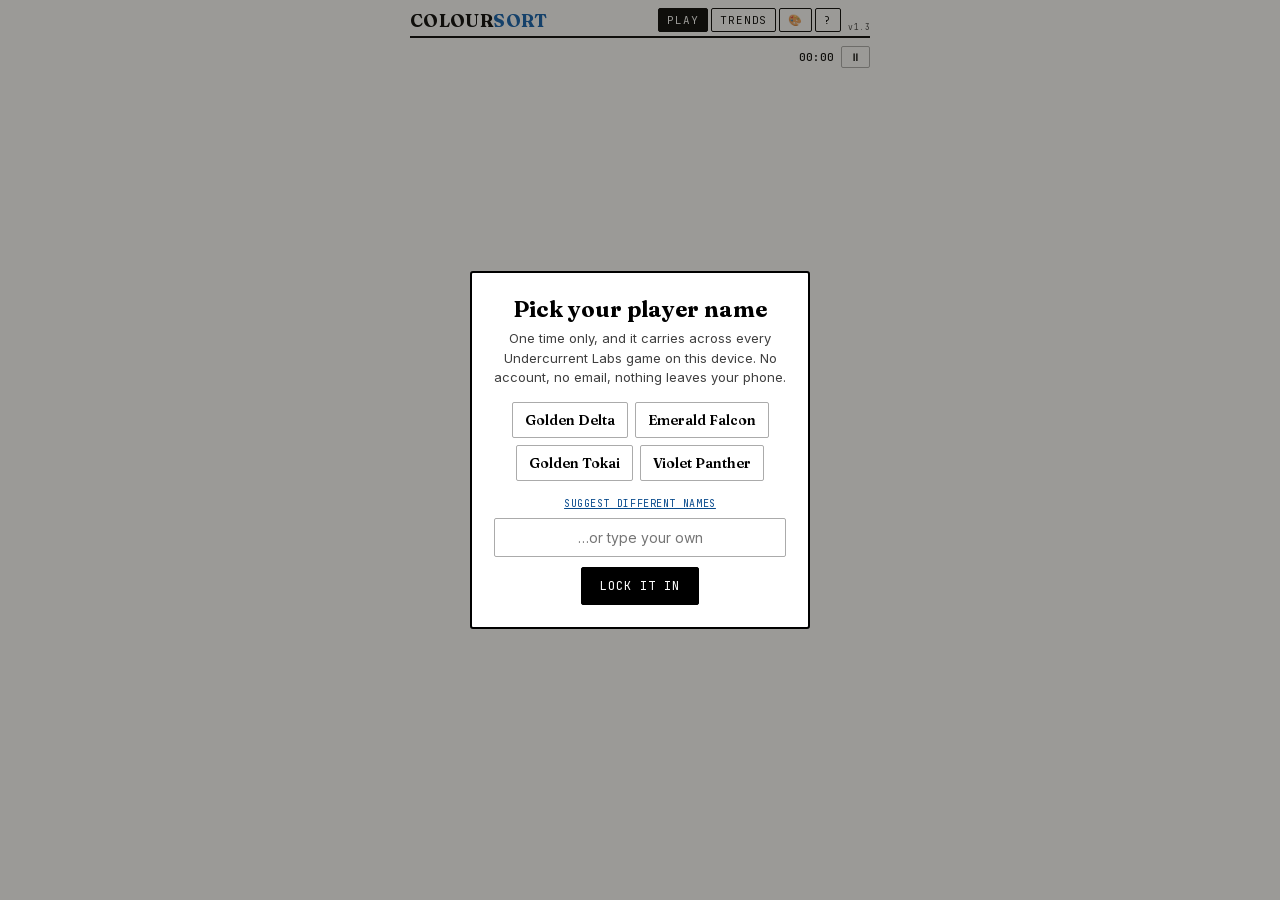
<file: docs/sort/index.html>
<!DOCTYPE html>
<html lang="en">
<head>
<meta charset="UTF-8">
<meta name="viewport" content="width=device-width, initial-scale=1.0, maximum-scale=1.0, user-scalable=no">
<meta name="theme-color" content="#101820">
<title>Undercurrent Labs Ad-Free Games</title>
<style>
/* ---- fonts, built in so the game looks the same offline ---- */
@font-face{font-family:'Fraunces';src:url([data-uri]) format('woff2');font-weight:600 700;font-style:normal;font-display:block}
@font-face{font-family:'Inter';src:url([data-uri]) format('woff2');font-weight:400 700;font-style:normal;font-display:block}
@font-face{font-family:'JetBrains Mono';src:url([data-uri]) format('woff2');font-weight:400 500;font-style:normal;font-display:block}
</style>
<style>
/* ---- SHELL STYLES (shared, do not edit per game) ---- */
:root{
  --cream:#FCFAF6; --ink:#22201A; --gold:#B08D3E; --gold-deep:#8C6D2C;
  --muted:#8A8578; --line:#E4DECF; --line-strong:#22201A;
  --sel:#F2EAD8; --peer:#F7F3E9; --same:#EADFC4; --err:#A63D2F; --err-bg:#F6E4E0;
  --ok:#4A6B4F; --cellbg:#FFFFFF; --radius:2px;
}
[data-theme="clear"]{
  --cream:#FFFFFF; --ink:#000000; --gold:#0B5CAD; --gold-deep:#084A8C;
  --muted:#3F3F3F; --line:#ABABAB; --sel:#CFE5FB; --peer:#EFF5FB; --same:#B4D6F6;
  --err:#C62828; --err-bg:#FBDCDC; --cellbg:#FFFFFF; --radius:2px;
}
[data-theme="night"]{
  --cream:#171612; --ink:#F2EFE7; --gold:#D2A94E; --gold-deep:#E4C06A;
  --muted:#9A947F; --line:#3A372E; --sel:#3A3320; --peer:#22201A; --same:#4A3E1E;
  --err:#E06552; --err-bg:#46231D; --cellbg:#211F1A; --radius:2px;
}
[data-theme="candy"]{
  --cream:#FFF6E5; --ink:#3D2B56; --gold:#F26B3A; --gold-deep:#D8541F;
  --muted:#8A7AA0; --line:#F0DBB2; --sel:#FFE3B3; --peer:#FFF0D6; --same:#FFD48A;
  --err:#E5484D; --err-bg:#FFE1E1; --cellbg:#FFFFFF; --radius:12px;
}
[data-theme="forest"]{
  --cream:#F2F6EF; --ink:#1E2A20; --gold:#3F6B45; --gold-deep:#2E5133;
  --muted:#6E7C6F; --line:#D3DFD1; --sel:#DCEBDA; --peer:#EDF3EB; --same:#C3DDC0;
  --err:#A63D2F; --err-bg:#F6E4E0; --cellbg:#FFFFFF; --radius:4px;
}
[data-theme="ocean"]{
  --cream:#F1F6FA; --ink:#12242E; --gold:#1C6E8C; --gold-deep:#14556E;
  --muted:#69808C; --line:#CFDFE8; --sel:#D8EBF4; --peer:#EAF3F8; --same:#B7DCEC;
  --err:#B3402F; --err-bg:#F8E3DE; --cellbg:#FFFFFF; --radius:4px;
}
[data-theme="rose"]{
  --cream:#FDF3F3; --ink:#2B1A1E; --gold:#A8455C; --gold-deep:#87344A;
  --muted:#8C7076; --line:#EBD5D8; --sel:#F8E1E6; --peer:#FCEFF1; --same:#F3C9D3;
  --err:#9E3B2F; --err-bg:#F8E2DE; --cellbg:#FFFFFF; --radius:8px;
}
html{background:var(--cream)}
*{margin:0;padding:0;box-sizing:border-box;-webkit-tap-highlight-color:transparent}
button,.chip,.lvl,.ctrl,.tab{touch-action:manipulation}
html,body{height:100%}
body{background:var(--cream);color:var(--ink);font-family:'Inter',system-ui,sans-serif;display:flex;justify-content:center;
  user-select:none;-webkit-user-select:none;overscroll-behavior:none}
.app{width:100%;max-width:480px;padding:8px 10px 10px;display:flex;flex-direction:column;gap:7px}

.masthead{display:flex;align-items:center;justify-content:space-between;border-bottom:2px solid var(--ink);padding-bottom:4px}
.masthead h1{font-family:'Fraunces',serif;font-weight:700;font-size:18px;letter-spacing:.02em;text-transform:uppercase}
.masthead h1 span{color:var(--gold)}
.tabs{display:flex;gap:3px;align-items:center}
.tab{font-family:'JetBrains Mono',monospace;font-size:11px;letter-spacing:.08em;text-transform:uppercase;
  padding:4px 8px;border:1px solid var(--ink);background:transparent;color:var(--ink);cursor:pointer;border-radius:var(--radius)}
.tab.active{background:var(--ink);color:var(--cream)}
.vchip{font-family:'JetBrains Mono',monospace;font-size:8px;letter-spacing:.06em;color:var(--muted);border:none;background:none;cursor:pointer;padding:0 0 0 4px;align-self:flex-end}

.statusbar{display:flex;justify-content:space-between;align-items:center;font-family:'JetBrains Mono',monospace;font-size:11px;color:var(--muted);min-height:24px}
.statusbar b{color:var(--ink);font-weight:500}
#pauseBtn{border:1px solid var(--line);background:var(--cellbg);border-radius:var(--radius);padding:3px 8px;cursor:pointer;font-family:inherit;font-size:11px;color:var(--ink)}

/* The stage is the square the game draws in. It always fits one phone screen with the controls below it. */
.stage-wrap{position:relative;margin:0 auto;width:min(100%, max(250px, calc(100dvh - 265px)))}
#stage{position:relative;width:100%;aspect-ratio:1;touch-action:none}
.pause-veil{position:absolute;inset:0;background:var(--cream);border:2px solid var(--ink);display:none;flex-direction:column;align-items:center;justify-content:center;gap:10px;z-index:30}
.pause-veil.show{display:flex}
.pause-veil p{font-family:'Fraunces',serif;font-weight:600;font-size:20px}

.controls{display:grid;grid-auto-flow:column;grid-auto-columns:1fr;gap:4px}
.ctrl{border:1px solid var(--line);background:var(--cellbg);border-radius:var(--radius);padding:6px 2px;cursor:pointer;
  display:flex;flex-direction:column;align-items:center;gap:2px;color:var(--ink)}
.ctrl svg{width:15px;height:15px;stroke:var(--ink);fill:none;stroke-width:1.6;stroke-linecap:round;stroke-linejoin:round}
.ctrl small{font-family:'JetBrains Mono',monospace;font-size:8px;letter-spacing:.03em;text-transform:uppercase;color:var(--muted);white-space:nowrap}
.ctrl.on{border-color:var(--gold);background:var(--sel)}
.ctrl.on small{color:var(--gold-deep)}
.ctrl.dim{opacity:.35}
.ctrl:active{transform:translateY(1px)}

.veil{position:fixed;inset:0;background:rgba(34,32,26,.45);display:none;align-items:center;justify-content:center;padding:20px;z-index:50}
.veil.show{display:flex}
.card{background:var(--cream);border:2px solid var(--ink);border-radius:calc(var(--radius) + 1px);max-width:340px;width:100%;padding:22px;text-align:center;max-height:92dvh;overflow:auto}
.card h2{font-family:'Fraunces',serif;font-weight:700;font-size:22px;margin-bottom:6px}
.card p{font-size:13px;color:var(--muted);margin-bottom:14px;line-height:1.5}
.lvl-list{display:flex;flex-direction:column;gap:8px;margin-top:6px}
.lvl{border:1px solid var(--ink);background:var(--cellbg);padding:11px;cursor:pointer;border-radius:var(--radius);display:flex;justify-content:space-between;align-items:center;color:var(--ink)}
.lvl b{font-family:'Fraunces',serif;font-weight:600;font-size:16px}
.lvl small{font-family:'JetBrains Mono',monospace;font-size:10px;color:var(--muted)}
.lvl.locked{opacity:.6}
.lvl.picked{border-color:var(--gold);background:var(--sel)}
.btn{border:1px solid var(--ink);background:var(--ink);color:var(--cream);padding:10px 18px;border-radius:var(--radius);cursor:pointer;
  font-family:'JetBrains Mono',monospace;font-size:12px;letter-spacing:.08em;text-transform:uppercase;margin-top:10px}
.btn.ghost{background:transparent;color:var(--ink)}
.big-score{font-family:'Fraunces',serif;font-weight:700;font-size:40px;color:var(--gold);margin:8px 0 2px}
.probadge{font-family:'JetBrains Mono',monospace;font-size:8px;letter-spacing:.08em;background:var(--gold);color:#fff;border-radius:999px;padding:2px 6px;margin-left:5px;vertical-align:middle}
.pay-list{text-align:left;margin:10px 0;font-size:13px;line-height:1.75}
.pay-list div{display:flex;gap:8px}
.pay-list span{color:var(--gold-deep)}
.price{font-family:'Fraunces',serif;font-weight:700;font-size:34px;color:var(--gold);margin:6px 0 0}
.price small{font-size:12px;color:var(--muted);font-family:'Inter',sans-serif;font-weight:400;display:block;margin-top:2px}
.note{font-size:10px;color:var(--muted);line-height:1.5;margin-top:8px}
.chips{display:flex;flex-wrap:wrap;gap:7px;justify-content:center;margin:8px 0 10px}
.chip{border:1px solid var(--line);background:var(--cellbg);border-radius:var(--radius);padding:8px 12px;cursor:pointer;font-family:'Fraunces',serif;font-weight:600;font-size:14px;color:var(--ink)}
.chip.picked{border-color:var(--gold);background:var(--sel);box-shadow:inset 0 0 0 1px var(--gold)}
.linkbtn{background:none;border:none;color:var(--gold-deep);cursor:pointer;font-family:'JetBrains Mono',monospace;font-size:10px;letter-spacing:.06em;text-transform:uppercase;text-decoration:underline;margin-bottom:8px}
.name-input{width:100%;border:1px solid var(--line);border-radius:var(--radius);padding:10px;font-family:'Inter',sans-serif;font-size:14px;text-align:center;background:var(--cellbg);color:var(--ink)}
.name-input:focus{outline:none;border-color:var(--gold)}
.tut-step{font-family:'JetBrains Mono',monospace;font-size:10px;letter-spacing:.1em;color:var(--gold-deep);margin-bottom:4px}
.tut-icon{font-size:30px;margin-bottom:6px}
.upd-list{text-align:left;font-size:12px;line-height:1.6;margin:8px 0 4px}
.upd-list b{font-family:'JetBrains Mono',monospace;font-size:10px;color:var(--gold-deep);display:block;margin-top:8px}
.sw{width:15px;height:15px;border-radius:50%;display:inline-block;border:1px solid rgba(0,0,0,.2);margin-left:4px;vertical-align:middle}
.theme-row .tname{display:flex;flex-direction:column;gap:2px;text-align:left}
.theme-row .tname small{font-family:'Inter',sans-serif;font-size:11px;letter-spacing:0;text-transform:none}

.view{display:none;flex-direction:column;gap:12px}
.view.show{display:flex}
.trend-grid{display:grid;grid-template-columns:1fr 1fr;gap:8px}
.tcard{border:1px solid var(--line);background:var(--cellbg);border-radius:var(--radius);padding:12px}
.tcard small{font-family:'JetBrains Mono',monospace;font-size:9px;letter-spacing:.08em;text-transform:uppercase;color:var(--muted);display:block;margin-bottom:4px}
.tcard b{font-family:'Fraunces',serif;font-size:22px;font-weight:600}
.tcard span{font-size:11px;color:var(--muted)}
.chart-card{border:1px solid var(--line);background:var(--cellbg);border-radius:var(--radius);padding:14px}
.chart-card h3{font-family:'Fraunces',serif;font-weight:600;font-size:15px;margin-bottom:8px}
canvas{width:100%;height:auto;display:block}
.diff-table{width:100%;border-collapse:collapse;font-size:12px}
.diff-table th{font-family:'JetBrains Mono',monospace;font-size:9px;letter-spacing:.08em;text-transform:uppercase;color:var(--muted);text-align:left;padding:6px 4px;border-bottom:1px solid var(--line)}
.diff-table td{padding:7px 4px;border-bottom:1px solid var(--line);font-family:'JetBrains Mono',monospace}
.rank-card{border:2px solid var(--ink);background:var(--cellbg);border-radius:calc(var(--radius) + 1px);padding:16px;text-align:center}
.rank-card .pname{font-family:'Fraunces',serif;font-size:22px;font-weight:700}
.rank-card .rating{font-family:'Fraunces',serif;font-weight:700;font-size:38px;color:var(--gold)}
.rank-card .sub{font-size:11px;color:var(--muted);margin-top:2px}
.empty-note{text-align:center;color:var(--muted);font-size:13px;padding:30px 10px;line-height:1.6}
.footer-note{text-align:center;font-family:'JetBrains Mono',monospace;font-size:9px;letter-spacing:.06em;color:var(--muted);margin-top:4px}

.toast{position:fixed;top:14px;left:50%;transform:translateX(-50%);background:var(--ink);color:var(--cream);padding:10px 16px;border-radius:var(--radius);
  font-family:'JetBrains Mono',monospace;font-size:11px;z-index:90;opacity:0;transition:opacity .25s;pointer-events:none;max-width:92%;text-align:center;line-height:1.5}
.toast.show{opacity:1}

/* Reward beats, shared by every game */
.praise{position:absolute;transform:translate(-50%,-100%);z-index:45;pointer-events:none;white-space:nowrap;font-family:'Fraunces',serif;font-weight:700;font-size:15px;color:var(--gold-deep);
  background:var(--cellbg);border:1px solid var(--gold);border-radius:999px;padding:4px 11px;box-shadow:0 3px 10px rgba(0,0,0,.18);animation:praiseUp .95s ease-out forwards}
.praise.big{font-size:19px;padding:6px 15px;border-width:2px;box-shadow:0 5px 18px rgba(0,0,0,.26);animation-duration:1.2s}
@keyframes praiseUp{0%{opacity:0;margin-top:4px}18%{opacity:1}75%{opacity:1}100%{opacity:0;margin-top:-36px}}
@keyframes ulpop{0%{transform:scale(.6)}70%{transform:scale(1.15)}100%{transform:scale(1)}}
.ul-pop{animation:ulpop .18s ease-out}
@keyframes ulsweep{0%{filter:brightness(1)}40%{filter:brightness(1.18) saturate(1.5)}100%{filter:brightness(1)}}
.ul-sweep{animation:ulsweep .55s ease-out}
@keyframes ulshake{0%,100%{transform:translateX(0)}25%{transform:translateX(-5px)}75%{transform:translateX(5px)}}
.ul-shake{animation:ulshake .22s ease-in-out}
@media (prefers-reduced-motion: reduce){.praise,.ul-pop,.ul-sweep,.ul-shake{animation-duration:.01s}}

/* ==== GAME STYLES START ==== */
/* Ad Free Colour Sort. The tubes and liquid are drawn on a canvas; the colours are defined once here.
   Every colour also carries its own faint symbol, so colour is never the only clue. */
.cs-box{position:absolute;inset:0;
  --cs-1:#E5534B; --cs-2:#F39A2E; --cs-3:#F2D13A; --cs-4:#5DBB4A; --cs-5:#22A99A;
  --cs-6:#3A86DE; --cs-7:#7B5AD8; --cs-8:#E065B3; --cs-9:#8E5B3A; --cs-10:#98A3AF;
  --cs-mark:rgba(20,16,30,.38)}
/* the canvas reaches above the board so a lifted tube can tip over the top row */
.cs-cv{position:absolute;pointer-events:none;z-index:1}
.cs-slot{position:absolute;z-index:2;background:none;border:0;padding:0;cursor:pointer;touch-action:manipulation;-webkit-tap-highlight-color:transparent}
.cs-slot:focus-visible{outline:2px solid var(--gold);outline-offset:-2px;border-radius:var(--radius)}
.cs-tag{position:absolute;z-index:3;display:flex;justify-content:center;pointer-events:none}
.cs-pill{font-family:'JetBrains Mono',monospace;font-size:11px;font-weight:700;color:var(--cream);background:var(--gold-deep);border-radius:99px;padding:3px 9px;white-space:nowrap}
/* ==== GAME STYLES END ==== */
</style>
</head>
<body>
<div class="app">
  <div class="masthead">
    <h1 id="ulTitle"></h1>
    <div class="tabs">
      <button class="tab active" id="tabPlay">Play</button>
      <button class="tab" id="tabTrends">Trends</button>
      <button class="tab" id="themeBtn" title="Themes">🎨</button>
      <button class="tab" id="helpBtn" title="How to play">?</button>
      <button class="vchip" id="verChip" title="Version"></button>
      <button class="tab" id="proChip" title="Pro" style="display:none">★</button>
    </div>
  </div>

  <div class="view show" id="viewPlay">
    <div class="statusbar">
      <span id="ulLevel"></span>
      <span id="ulStatA"></span>
      <span id="ulStatB"></span>
      <span><b id="ulTimer">00:00</b> <button id="pauseBtn">⏸</button></span>
    </div>
    <div class="stage-wrap" id="stageWrap">
      <div id="stage"></div>
      <div class="pause-veil" id="pauseVeil">
        <p>Paused</p>
        <button class="btn" id="resumeBtn">Resume</button>
        <button class="btn ghost" id="pauseRestart">Restart this game</button>
      </div>
    </div>
    <div class="controls" id="controls"></div>
    <div id="below"></div>
  </div>

  <div class="view" id="viewTrends">
    <div id="trendsBody"></div>
    <div class="footer-note" id="footNote"></div>
  </div>
</div>

<div class="toast" id="toast"></div>

<div class="veil" id="lvlVeil"><div class="card">
  <h2>New game</h2>
  <p id="lvlBlurb"></p>
  <div class="lvl-list" id="lvlList"></div>
  <button class="btn ghost" id="lvlCancel">Cancel</button>
</div></div>

<div class="veil" id="endVeil"><div class="card">
  <h2 id="endTitle"></h2>
  <div class="big-score" id="endScore"></div>
  <p id="endDetail"></p>
  <button class="btn" id="waShare">Share on WhatsApp</button>
  <button class="btn ghost" id="endNew">New game</button>
  <button class="btn ghost" id="endClose">View the board</button>
</div></div>

<div class="veil" id="nameVeil"><div class="card">
  <h2>Pick your player name</h2>
  <p>One time only, and it carries across every Undercurrent Labs game on this device. No account, no email, nothing leaves your phone.</p>
  <div class="chips" id="nameChips"></div>
  <button class="linkbtn" id="reroll">Suggest different names</button>
  <input class="name-input" id="nameInput" maxlength="20" placeholder="…or type your own">
  <button class="btn" id="nameSave">Lock it in</button>
</div></div>

<div class="veil" id="tutVeil"><div class="card">
  <div class="tut-step" id="tutStep"></div>
  <div class="tut-icon" id="tutIcon"></div>
  <h2 id="tutTitle"></h2>
  <p id="tutBody"></p>
  <button class="btn" id="tutNext">Next</button>
  <button class="btn ghost" id="tutSkip">Skip</button>
</div></div>

<div class="veil" id="themeVeil"><div class="card">
  <h2>Theme</h2>
  <p>Your choice carries across every Undercurrent Labs game.</p>
  <div class="lvl-list" id="themeList"></div>
  <button class="btn" id="themeDone">Done</button>
</div></div>

<div class="veil" id="proVeil"><div class="card">
  <h2 id="proTitle">Pro</h2>
  <p id="proWhy"></p>
  <div class="pay-list" id="proPerks"></div>
  <div class="price" id="proPrice"></div>
  <button class="btn" id="proBuy">Unlock Pro</button>
  <div class="note" id="webNote" style="display:none">Pro unlocks are handled by Google Play, so they're available in the Android app.</div>
  <button class="btn ghost" id="proRestore">Restore purchase</button>
  <button class="btn ghost" id="proClose">Not now</button>
</div></div>

<div class="veil" id="verVeil"><div class="card">
  <h2 id="verTitle"></h2>
  <p>Ad-free, offline, private. Made by Undercurrent Labs.</p>
  <div class="upd-list" id="verNotes"></div>
  <button class="btn" id="verGoPro">Unlock Pro</button>
  <button class="btn ghost" id="verReset">Reset scores &amp; start clean</button>
  <button class="btn ghost" id="verClose">Close</button>
</div></div>

<script>
"use strict";
/* =====================================================================
   UNDERCURRENT LABS — AD-FREE GAMES SHELL  (shared by every game)
   Do not edit per game. A game supplies a GAME object (see GAME CONTRACT
   in the game section below) and draws inside #stage. Everything else —
   player name, themes, Pro, saving, timer, trends, rewards, sharing,
   tutorial, versioning — lives here.
   ===================================================================== */
const SHELL_VERSION = "1.0";
/* Family unlock: only a SHA-256 fingerprint of the key lives here, never the key itself. */
const FAMILY_HASH = "fc0b91ea84d8294bbaacbaf19726c66b726bd75bb28d8acf3cd7e9646d3e2efc";
function ulHash(s){const K=[],H=[1779033703,-1150833019,1013904242,-1521486534,1359893119,-1694144372,528734635,1541459225];
for(let n=2,c=0;c<64;n++){let p=1;for(let d=2;d*d<=n;d++)if(n%d===0){p=0;break}if(p)K[c++]=(Math.pow(n,1/3)%1)*4294967296|0}
const b=unescape(encodeURIComponent(s)),l=b.length,w=[];for(let i=0;i<l;i++)w[i>>2]|=b.charCodeAt(i)<<(24-(i%4)*8);
w[l>>2]|=0x80<<(24-(l%4)*8);w[((l+8>>6)+1)*16-1]=l*8;
for(let j=0;j<w.length;j+=16){const W=[],a=H.slice();for(let i=0;i<64;i++){if(i<16)W[i]=w[j+i]|0;else{const x=W[i-15],y=W[i-2];
W[i]=(((x>>>7|x<<25)^(x>>>18|x<<14)^x>>>3)+W[i-7]+((y>>>17|y<<15)^(y>>>19|y<<13)^y>>>10)+W[i-16])|0}
const e=a[4],t1=a[7]+((e>>>6|e<<26)^(e>>>11|e<<21)^(e>>>25|e<<7))+((e&a[5])^(~e&a[6]))+K[i]+W[i],o=a[0],
t2=((o>>>2|o<<30)^(o>>>13|o<<19)^(o>>>22|o<<10))+((o&a[1])^(o&a[2])^(a[1]&a[2]));a.pop();a.unshift((t1+t2)|0);a[4]=(a[4]+t1)|0}
for(let i=0;i<8;i++)H[i]=(H[i]+a[i])|0}return H.map(h=>(h>>>0).toString(16).padStart(8,"0")).join("")}
const $ = id => document.getElementById(id);

const store = (() => {
  let mem = {}, ok = false;
  try { localStorage.setItem("__t","1"); localStorage.removeItem("__t"); ok = true; } catch(e){ ok = false; }
  return {
    get(k, fb){ try { if(ok){ const v = localStorage.getItem(k); return v==null ? fb : JSON.parse(v); } } catch(e){} return (k in mem) ? mem[k] : fb; },
    set(k, v){ try { if(ok){ localStorage.setItem(k, JSON.stringify(v)); return; } } catch(e){} mem[k] = v; }
  };
})();

const UL = {};
UL.store = store;
UL.kv    = (k, fb) => store.get("ul_"+GAME.id+"_"+k, fb);      // storage scoped to this game
UL.setKv = (k, v)  => store.set("ul_"+GAME.id+"_"+k, v);

/* ---------- seeded randomness: every game is replayable from its seed ---------- */
function mulberry(seed){
  return { s: seed|0, next(){ this.s = (this.s + 0x6D2B79F5)|0; let t = Math.imul(this.s ^ this.s>>>15, 1|this.s);
    t = t + Math.imul(t ^ t>>>7, 61|t) ^ t; return ((t ^ t>>>14)>>>0) / 4294967296; } };
}
UL.rng = mulberry(1);
UL.random  = () => UL.rng.next();
UL.rnd     = n => Math.floor(UL.rng.next()*n);
UL.pick    = a => a[UL.rnd(a.length)];
UL.shuffle = a => { a = a.slice(); for(let i=a.length-1;i>0;i--){ const j=UL.rnd(i+1); [a[i],a[j]]=[a[j],a[i]]; } return a; };
function strHash(s){ let h=2166136261; for(let i=0;i<s.length;i++){ h^=s.charCodeAt(i); h=Math.imul(h,16777619); } return h>>>0; }
UL.dailyNum = () => { const d=new Date(); return Math.floor((Date.UTC(d.getFullYear(),d.getMonth(),d.getDate())-Date.UTC(2026,0,1))/86400000)+1; };
const dailySeed = n => ((strHash(GAME.id)%100000)*7919 + n*2654435761) % 2147483647 | 0;

/* ---------- small utilities ---------- */
UL.fmtTime = sec => String(Math.floor(sec/60)).padStart(2,"0")+":"+String(sec%60).padStart(2,"0");
const BZ = { tap:10, act:15, err:180, wow:[16,38,24], win:[40,60,40,60,180] };
UL.buzz = p => { const v = (typeof p==="string") ? BZ[p] : p; if(navigator.vibrate){ try{ navigator.vibrate(v); }catch(e){} } };
let toastTimer = null;
UL.toast = (msg, ms) => { const t=$("toast"); t.textContent=msg; t.classList.add("show"); clearTimeout(toastTimer); toastTimer=setTimeout(()=>t.classList.remove("show"), ms||2600); };
const animOnce = (el, cls) => { if(!el) return; el.classList.remove(cls); void el.offsetWidth; el.classList.add(cls);
  el.addEventListener("animationend", ()=>el.classList.remove(cls), {once:true}); };
UL.pop   = el => animOnce(el, "ul-pop");
UL.shake = el => animOnce(el, "ul-shake");
UL.sweep = (els, stepMs) => { [...els].forEach((el,i)=>{ if(!el) return; el.style.animationDelay=(i*(stepMs==null?32:stepMs))+"ms"; animOnce(el,"ul-sweep");
  el.addEventListener("animationend", ()=>{ el.style.animationDelay=""; }, {once:true}); }); };
UL.isNative = () => !!(window.Capacitor && window.Capacitor.isNativePlatform && window.Capacitor.isNativePlatform());

/* ---------- reward beats ---------- */
const PRAISE = {
  1:{odds:0.30, icon:"",   words:["Nice","Clean","Tidy","Neat","Smooth","Crisp","Steady"]},
  2:{odds:0.60, icon:"✦",  words:["Sharp","Slick","Good eye","Well spotted","Eagle-eyed","Nicely seen","Keen"]},
  3:{odds:1,    icon:"💎", words:["Clever","Intelligent","Shrewd","Astute","Incisive","Canny","Crafty"]},
  4:{odds:1,    icon:"🔥", big:1, words:["Genius!","Brilliant!","Masterful!","Outstanding!","Remarkable!","Virtuoso!","Inspired!"]}
};
let lastWord = "", lastBadgeAt = 0;
/* target: an element inside the stage, or {x,y} in px relative to the stage wrap */
UL.badge = (target, text, big, hold) => {
  const wrap = $("stageWrap"); if(!wrap) return;
  wrap.querySelectorAll(".praise").forEach(e=>e.remove());            // one at a time, newest wins
  const el = document.createElement("div");
  el.className = "praise"+(big?" big":""); el.textContent = text;
  const wr = wrap.getBoundingClientRect();
  let x = wr.width/2, y = wr.height*0.3;
  try{
    if(target && target.getBoundingClientRect){ const r=target.getBoundingClientRect(); x=r.left-wr.left+r.width/2; y=r.top-wr.top; }
    else if(target && typeof target.x==="number"){ x=target.x; y=target.y; }
  }catch(e){}
  el.style.left = x+"px"; el.style.top = y+"px";
  wrap.appendChild(el);
  try{
    const br = el.getBoundingClientRect(), pad = 6; let shift = 0;
    if(br.left < wr.left+pad)   shift = (wr.left+pad) - br.left;
    if(br.right > wr.right-pad) shift = (wr.right-pad) - br.right;
    if(shift) el.style.left = (x+shift)+"px";
    if(y < br.height+pad) el.style.top = (br.height+pad)+"px";
  }catch(e){}
  lastBadgeAt = Date.now();
  setTimeout(()=>el.remove(), hold || (big?1250:1000));
};
/* tier 1 = routine good move … tier 4 = measurably hard. Tiers 1-2 are throttled, 3-4 always show. */
UL.praise = (target, tier) => {
  const P = PRAISE[tier]; if(!P) return false;
  const now = Date.now();
  if(P.odds < 1){ if(Math.random() > P.odds) return false; if(now-lastBadgeAt < 1600) return false; }
  let w = P.words[Math.floor(Math.random()*P.words.length)], g = 0;
  while(w===lastWord && g++<6) w = P.words[Math.floor(Math.random()*P.words.length)];
  lastWord = w;
  if(P.big) UL.buzz("wow");
  UL.badge(target, (P.icon?P.icon+" ":"")+w, P.big);
  return true;
};
/* a rare, named moment: "✨ Row and box complete", "✨ 512!" */
UL.milestone = (target, text) => { UL.buzz("wow"); UL.badge(target, "✨ "+text, true, 1300); };
UL.confetti = () => {
  const wrap = $("stageWrap"), cv = document.createElement("canvas");
  cv.style.cssText = "position:absolute;inset:0;width:100%;height:100%;pointer-events:none;z-index:40";
  cv.width = wrap.clientWidth||360; cv.height = wrap.clientHeight||360; wrap.appendChild(cv);
  const ctx = cv.getContext && cv.getContext("2d"); if(!ctx){ cv.remove(); return; }
  const css = getComputedStyle(document.documentElement);
  const cols = [css.getPropertyValue("--gold"), css.getPropertyValue("--err"), "#4A6B4F", "#0B5CAD", "#7C4DFF"].map(s=>s.trim()||"#B08D3E");
  const P = []; for(let i=0;i<90;i++) P.push({x:Math.random()*cv.width, y:-10-Math.random()*90, vy:2+Math.random()*3, vx:-1+Math.random()*2, s:3+Math.random()*4, c:cols[i%cols.length], r:Math.random()*6.3});
  let t = 0; const id = setInterval(()=>{ t++; ctx.clearRect(0,0,cv.width,cv.height);
    for(const p of P){ p.x+=p.vx; p.y+=p.vy; p.r+=.1; ctx.save(); ctx.translate(p.x,p.y); ctx.rotate(p.r); ctx.fillStyle=p.c; ctx.fillRect(-p.s/2,-p.s/2,p.s,p.s*1.6); ctx.restore(); }
    if(t>110){ clearInterval(id); cv.remove(); } }, 16);
};

/* ---------- Pro ---------- */
let PRO = store.get("ul_pro", false) || store.get("sdk_pro", false);
(function familyUnlock(){ try{ const k = new URLSearchParams(location.search).get("k");
  if(k && ulHash(k)===FAMILY_HASH){ PRO = true; store.set("ul_pro", true); history.replaceState(null, "", location.pathname); } }catch(e){} })();
UL.isPro = () => !!PRO;
function applyPro(){
  document.body.classList.toggle("pro", UL.isPro());
  $("proChip").style.display = UL.isPro() ? "" : "none";
  $("webNote").style.display = (!UL.isNative() && !UL.isPro()) ? "" : "none";
}
function grantPro(){ PRO = true; store.set("ul_pro", true); applyPro(); $("proVeil").classList.remove("show");
  UL.toast("Pro unlocked. Thank you — enjoy the full game."); if(GAME.onPro) GAME.onPro(); }
UL.paywall = reason => {
  $("proTitle").textContent = GAME.name+" Pro";
  $("proWhy").textContent = reason || "No ads in either version — Pro opens the rest of the game. One payment, no subscription.";
  $("proPerks").innerHTML = (GAME.proPerks||[]).map((p,i)=>"<div><span>✓</span>"+(i===0?"<b>"+p+"</b>":p)+"</div>").join("");
  $("proPrice").innerHTML = (GAME.price||"₹99")+"<small>one-time · includes every future update</small>";
  pauseGame(); $("proVeil").classList.add("show");
};
/* use at the top of any Pro-only action:  if(!UL.requirePro("Unlimited undo is part of Pro.")) return; */
UL.requirePro = reason => { if(UL.isPro()) return true; UL.paywall(reason); return false; };
const Billing = {
  async purchase(sku){
    if(window.PlayBilling && window.PlayBilling.purchase) return await window.PlayBilling.purchase(sku);
    if(UL.isNative()){ UL.toast("Pro isn't on sale yet — coming in the next update."); return false; }
    const localDev = ["localhost","127.0.0.1","::1"].includes(location.hostname) || location.protocol==="file:";
    if(localDev) return confirm("[Local build] Simulate a successful purchase for testing?");
    UL.toast("Pro is available in the Android app on Google Play."); return false;
  },
  async restore(){
    if(window.PlayBilling && window.PlayBilling.restore) return await window.PlayBilling.restore();
    UL.toast(UL.isNative() ? "Pro isn't on sale yet — coming in the next update." : "Purchases are restored in the Android app on Google Play."); return false;
  }
};
$("proClose").addEventListener("click", ()=>$("proVeil").classList.remove("show"));
$("proBuy").addEventListener("click", async ()=>{ try{ if(await Billing.purchase(GAME.sku||"ul_pro_unlock")) grantPro(); }catch(e){ UL.toast("Purchase could not be completed."); } });
$("proRestore").addEventListener("click", async ()=>{ try{ if(await Billing.restore()) grantPro(); }catch(e){ UL.toast("Could not reach Google Play."); } });
$("proChip").addEventListener("click", ()=>UL.toast("Pro is active on this device. Thank you."));

/* ---------- themes (shared across games) ---------- */
const THEMES = [
  {id:"clear",   name:"Clear",        desc:"Big contrast, easy reading", sw:["#FFFFFF","#0B5CAD","#000000"]},
  {id:"classic", name:"Classic Gold", desc:"Warm and calm", sw:["#FCFAF6","#B08D3E","#22201A"]},
  {id:"night",   name:"Night",        desc:"Easy on the eyes after dark", sw:["#171612","#D2A94E","#F2EFE7"]},
  {id:"candy",   name:"Candy",        desc:"Bright and fun for kids", sw:["#FFF6E5","#F26B3A","#3D2B56"]},
  {id:"forest",  name:"Forest", pro:1, desc:"Deep green, low glare", sw:["#F2F6EF","#3F6B45","#1E2A20"]},
  {id:"ocean",   name:"Ocean",  pro:1, desc:"Cool blues, calm focus", sw:["#F1F6FA","#1C6E8C","#12242E"]},
  {id:"rose",    name:"Rose",   pro:1, desc:"Soft and warm", sw:["#FDF3F3","#A8455C","#2B1A1E"]},
];
function applyTheme(id){
  const t = THEMES.find(x=>x.id===id); if(!t || (t.pro && !UL.isPro())) id = "clear";
  document.documentElement.setAttribute("data-theme", id); store.set("ul_theme", id);
  document.querySelectorAll(".theme-row").forEach(r=>r.classList.toggle("picked", r.dataset.t===id));
  if(GAME.onTheme) GAME.onTheme(id);
  if($("viewTrends").classList.contains("show")) renderTrends();
}
function buildThemeList(){
  const list = $("themeList"); list.innerHTML = "";
  for(const t of THEMES){
    const locked = t.pro && !UL.isPro(), b = document.createElement("button");
    b.className = "lvl theme-row"+(locked?" locked":""); b.dataset.t = t.id;
    b.innerHTML = '<span class="tname"><b>'+t.name+(t.pro?'<span class="probadge">PRO</span>':'')+'</b><small>'+t.desc+'</small></span><span>'+
      (locked ? "🔒" : t.sw.map(c=>'<span class="sw" style="background:'+c+'"></span>').join(""))+'</span>';
    b.addEventListener("click", ()=>{ if(locked){ $("themeVeil").classList.remove("show"); UL.paywall("Forest, Ocean and Rose are Pro themes."); return; } applyTheme(t.id); });
    list.appendChild(b);
  }
}
$("themeBtn").addEventListener("click", ()=>{ buildThemeList(); applyTheme(document.documentElement.getAttribute("data-theme")||"clear"); $("themeVeil").classList.add("show"); });
$("themeDone").addEventListener("click", ()=>$("themeVeil").classList.remove("show"));

/* ---------- player name (shared across games) ---------- */
let profile = store.get("ul_profile", null) || store.get("sdk_profile", null);
UL.playerName = () => profile ? profile.name : "Player";
const ADJ = ["Blue","Crimson","Indigo","Golden","Silver","Emerald","Cobalt","Amber","Ivory","Onyx","Scarlet","Teal","Violet","Copper","Jade","Slate","Coral","Saffron","Pearl","Midnight"];
const NOUN = ["Tokai","Falcon","Panther","Lotus","Comet","Harbour","Summit","Willow","Orchid","Raven","Tiger","Heron","Cedar","Nimbus","Ember","Delta","Quartz","Mango","Monsoon","Peak"];
let chosenChip = "";
function fillChips(){
  chosenChip = ""; const wrap = $("nameChips"); wrap.innerHTML = ""; const seen = new Set();
  while(seen.size < 4) seen.add(ADJ[Math.floor(Math.random()*ADJ.length)]+" "+NOUN[Math.floor(Math.random()*NOUN.length)]);
  for(const nm of seen){ const b = document.createElement("button"); b.className = "chip"; b.textContent = nm;
    b.addEventListener("click", ()=>{ chosenChip = nm; $("nameInput").value = ""; wrap.querySelectorAll(".chip").forEach(c=>c.classList.toggle("picked", c===b)); });
    wrap.appendChild(b); }
}
$("reroll").addEventListener("click", fillChips);
$("nameInput").addEventListener("input", ()=>{ chosenChip = ""; $("nameChips").querySelectorAll(".chip").forEach(c=>c.classList.remove("picked")); });
$("nameSave").addEventListener("click", ()=>{
  const name = ($("nameInput").value.trim() || chosenChip).replace(/\s+/g," ").slice(0,20); if(name.length < 3) return;
  profile = {name, created:Date.now()}; store.set("ul_profile", profile); $("nameVeil").classList.remove("show"); afterName();
});

/* ---------- tutorial ---------- */
const COMMON_TUT = [
  {icon:"↻", title:"Start over", body:"Pause, or tap New game, and choose Restart to replay the very same game from the beginning."},
  {icon:"⏸️", title:"Leave anytime", body:"Your game saves itself. Close the app and come back whenever — it will be waiting exactly where you left it."}
];
let tutIdx = 0, tutAfter = null, tutSteps = [];
function showTutorial(after){ tutSteps = (GAME.tutorial||[]).concat(COMMON_TUT); tutIdx = 0; tutAfter = after||null; renderTut(); $("tutVeil").classList.add("show"); }
function renderTut(){ const s = tutSteps[tutIdx]; $("tutStep").textContent = (tutIdx+1)+" / "+tutSteps.length; $("tutIcon").textContent = s.icon;
  $("tutTitle").textContent = s.title; $("tutBody").textContent = s.body; $("tutNext").textContent = tutIdx===tutSteps.length-1 ? "Let's play" : "Next"; }
function endTut(){ $("tutVeil").classList.remove("show"); UL.setKv("tut", true); if(tutAfter){ const f = tutAfter; tutAfter = null; f(); } }
$("tutNext").addEventListener("click", ()=>{ tutIdx++; if(tutIdx >= tutSteps.length) endTut(); else renderTut(); });
$("tutSkip").addEventListener("click", endTut);
$("helpBtn").addEventListener("click", ()=>{ pauseGame(); showTutorial(null); });

/* ---------- the running game ---------- */
UL.cur = null;                    // {level, daily, seed, sec, score, over, paused}
let wakeLock = null;
async function keepAwake(){ try{ if(navigator.wakeLock && !wakeLock){ wakeLock = await navigator.wakeLock.request("screen"); wakeLock.addEventListener("release", ()=>{ wakeLock = null; }); } }catch(e){ wakeLock = null; } }
function releaseWake(){ try{ if(wakeLock){ wakeLock.release(); wakeLock = null; } }catch(e){} }
const levelOf = id => GAME.levels.find(l=>l.id===id) || GAME.levels[0];
UL.setScore = n => { if(UL.cur) UL.cur.score = n; $("ulStatB").innerHTML = "Score <b>"+n+"</b>"; };
UL.addScore = n => UL.setScore((UL.cur?UL.cur.score:0)+n);
UL.setStat  = html => { $("ulStatA").innerHTML = html||""; };             // the game's own status slot
function tickLabel(){ $("ulTimer").textContent = UL.fmtTime(UL.cur ? UL.cur.sec : 0); }

const ICONS = {
  undo:'<path d="M9 14L4 9l5-5"/><path d="M4 9h11a5 5 0 0 1 0 10h-3"/>',
  erase:'<path d="M20 20H8L3 15a2 2 0 0 1 0-3l8-8a2 2 0 0 1 3 0l6 6a2 2 0 0 1 0 3l-6 7"/>',
  pencil:'<path d="M17 3a2.8 2.8 0 1 1 4 4L7.5 20.5 2 22l1.5-5.5Z"/>',
  bolt:'<path d="M13 2L4 14h6l-1 8 9-12h-6l1-8z"/>',
  hint:'<path d="M9 18h6"/><path d="M10 22h4"/><path d="M12 2a7 7 0 0 1 4.9 12 5 5 0 0 0-1.4 2.5V18h-7v-1.5A5 5 0 0 0 7.1 14 7 7 0 0 1 12 2z"/>',
  fresh:'<path d="M21 12a9 9 0 1 1-2.64-6.36"/><path d="M21 3v6h-6"/>',
  flag:'<path d="M5 22V4"/><path d="M5 4h12l-2 4 2 4H5"/>',
  shuffle:'<path d="M16 3h5v5"/><path d="M4 20L21 3"/><path d="M21 16v5h-5"/><path d="M15 15l6 6"/><path d="M4 4l5 5"/>'
};
/* add a button to the control row. Returns the element; el.setLabel("Undo 2") updates its caption. */
UL.ctrl = ({icon, label, onTap}) => {
  const b = document.createElement("button"); b.className = "ctrl";
  b.innerHTML = '<svg viewBox="0 0 24 24">'+(ICONS[icon]||ICONS.fresh)+'</svg><small></small>';
  b.setLabel = t => { b.querySelector("small").textContent = t; }; b.setLabel(label);
  b.addEventListener("pointerdown", e=>{ e.preventDefault(); UL.buzz("tap"); if(UL.cur && UL.cur.paused) return; onTap(b); });
  $("controls").appendChild(b); return b;
};

UL.start = (levelId, opts) => {
  opts = opts||{};
  const lvl = levelOf(levelId), sv = opts.restore||null;
  const seed = sv ? sv.seed : (opts.seed!=null ? opts.seed : (opts.daily ? dailySeed(opts.daily) : (Math.random()*2147483647)|0));
  UL.cur = {level:lvl.id, daily:opts.daily||null, seed, sec:0, score:0, over:false, paused:false};
  UL.rng = mulberry(seed); lastBadgeAt = 0;
  $("stage").innerHTML = ""; $("controls").innerHTML = ""; $("below").innerHTML = "";
  $("stageWrap").querySelectorAll(".praise,canvas").forEach(e=>e.remove());
  $("ulLevel").innerHTML = "<b>"+(UL.cur.daily ? "Daily #"+UL.cur.daily : lvl.name)+"</b>";
  $("ulTimer").style.visibility = (GAME.timer===false || lvl.timer===false) ? "hidden" : "";
  UL.setScore(0); UL.setStat("");
  $("pauseVeil").classList.remove("show"); $("endVeil").classList.remove("show");
  GAME.start({level:lvl, daily:UL.cur.daily, restore: sv ? sv.state : null});
  UL.ctrl({icon:"fresh", label:"New game", onTap:()=>showLevelPicker()});
  if(sv){ UL.cur.sec = sv.sec||0; UL.setScore(sv.score||0); UL.rng.s = sv.rng|0; UL.cur.paused = true; $("pauseVeil").classList.add("show"); }
  else { keepAwake(); UL.save(); }
  tickLabel();
};
UL.save = () => {
  if(!UL.cur || UL.cur.over){ UL.setKv("save", null); return; }
  let state = null; try{ state = GAME.serialize(); }catch(e){ return; }
  UL.setKv("save", {level:UL.cur.level, daily:UL.cur.daily, seed:UL.cur.seed, sec:UL.cur.sec, score:UL.cur.score, rng:UL.rng.s, state});
};
UL.restart = () => {
  if(!UL.cur) return;
  if(!UL.cur.over && UL.cur.sec > 20 && !confirm("Restart this game?\n\nThe same game starts over — your progress, score and timer all reset.")) return;
  $("lvlVeil").classList.remove("show");
  UL.start(UL.cur.level, {daily:UL.cur.daily, seed:UL.cur.seed});
  UL.toast("Same game, fresh start.");
};
setInterval(()=>{ const c = UL.cur; if(c && !c.paused && !c.over){ c.sec++; tickLabel(); if(c.sec%5===0) UL.save(); } }, 1000);

function pauseGame(){ const c = UL.cur; if(!c || c.over || c.paused) return; c.paused = true; $("pauseVeil").classList.add("show"); releaseWake(); UL.save(); if(GAME.onPause) GAME.onPause(); }
function resumeGame(){ const c = UL.cur; if(!c || !c.paused) return; c.paused = false; $("pauseVeil").classList.remove("show"); keepAwake(); if(GAME.onResume) GAME.onResume(); }
UL.paused = () => !UL.cur || UL.cur.paused || UL.cur.over;       // games check this before accepting input
$("pauseBtn").addEventListener("click", pauseGame);
$("resumeBtn").addEventListener("click", resumeGame);
$("pauseRestart").addEventListener("click", ()=>UL.restart());
document.addEventListener("visibilitychange", ()=>{ if(document.hidden) pauseGame(); });
window.addEventListener("pagehide", ()=>UL.save());

/* the game calls this exactly once when a game finishes.
   won: did the player reach the goal · title: heading · line: one factual sentence for the end card and the share text */
UL.end = ({won, title, line}) => {
  const c = UL.cur; if(!c || c.over) return;
  c.over = true; UL.setKv("save", null); releaseWake();
  const recs = UL.kv("records", []);
  recs.push({t:Date.now(), lvl:c.level, sec:c.sec, sc:c.score, w:won?1:0, dl:c.daily||0});
  if(recs.length > 500) recs.splice(0, recs.length-500);
  UL.setKv("records", recs);
  const best = Math.max(...recs.filter(r=>r.lvl===c.level).map(r=>r.sc));
  const isBest = c.score > 0 && c.score >= best && recs.filter(r=>r.lvl===c.level).length > 1;
  const head = c.daily ? "⭐ "+GAME.name+" Daily #"+c.daily : (GAME.icon||"🎮")+" "+GAME.name+" · "+levelOf(c.level).name;
  c.shareTxt = head+" — "+UL.playerName()+"\n"+(line?line+" · ":"")+"Score "+c.score+(GAME.timer===false?"":" · "+UL.fmtTime(c.sec))+"\n"+(won?"Beat that 😎":"Can you do better?");
  $("endTitle").textContent = title || (won ? "Solved" : "Game over");
  $("endScore").textContent = c.score;
  $("endDetail").innerHTML = (line||"")+(isBest ? "<br><b>New personal best.</b>" : "");
  if(won){ UL.buzz("win"); UL.confetti(); setTimeout(()=>$("endVeil").classList.add("show"), 1200); }
  else $("endVeil").classList.add("show");
};
$("waShare").addEventListener("click", ()=>{ if(UL.cur) window.open("https://wa.me/?text="+encodeURIComponent(UL.cur.shareTxt||""), "_blank"); });
$("endNew").addEventListener("click", ()=>{ $("endVeil").classList.remove("show"); showLevelPicker(); });
$("endClose").addEventListener("click", ()=>$("endVeil").classList.remove("show"));

/* ---------- level picker ---------- */
function showLevelPicker(){
  const list = $("lvlList"); list.innerHTML = "";
  $("lvlBlurb").textContent = GAME.blurb || "Pick a level.";
  const row = (html, onClick, cls) => { const b = document.createElement("button"); b.className = "lvl"+(cls?" "+cls:""); b.innerHTML = html; b.addEventListener("click", onClick); list.appendChild(b); return b; };
  if(UL.cur && !UL.cur.over) row("<b>↻ Restart this game</b><small>same game, fresh start</small>", ()=>UL.restart());
  if(GAME.daily){
    const n = UL.dailyNum(), done = UL.kv("records", []).some(r=>r.dl===n && r.w);
    const b = row("<b>⭐ Daily #"+n+"</b><small>"+(done?"✓ done — play again anytime":"same game for everyone today")+"</small>",
      ()=>{ $("lvlVeil").classList.remove("show"); switchTab(true); UL.start(GAME.daily, {daily:n}); });
    b.style.borderWidth = "2px";
  }
  for(const l of GAME.levels){
    const locked = l.pro && !UL.isPro();
    row("<b>"+l.name+"</b><small>"+(locked?"🔒 Pro":(l.note||""))+"</small>", ()=>{
      $("lvlVeil").classList.remove("show");
      if(locked){ UL.paywall(l.name+" is part of Pro."); return; }
      switchTab(true); UL.start(l.id);
    }, locked?"locked":"");
  }
  $("lvlCancel").style.display = UL.cur ? "" : "none";
  pauseGame(); $("lvlVeil").classList.add("show");
}
UL.newGame = showLevelPicker;
$("lvlCancel").addEventListener("click", ()=>{ $("lvlVeil").classList.remove("show"); });

/* ---------- trends ---------- */
function switchTab(play){
  $("tabPlay").classList.toggle("active", play); $("tabTrends").classList.toggle("active", !play);
  $("viewPlay").classList.toggle("show", play); $("viewTrends").classList.toggle("show", !play);
  if(!play){ pauseGame(); renderTrends(); }
}
$("tabPlay").addEventListener("click", ()=>switchTab(true));
$("tabTrends").addEventListener("click", ()=>switchTab(false));
function renderTrends(){
  const recs = UL.kv("records", []), body = $("trendsBody");
  const best = recs.length ? Math.max(...recs.map(r=>r.sc)) : 0, wins = recs.filter(r=>r.w).length;
  let streak = 0; for(let i=recs.length-1;i>=0;i--){ if(recs[i].w) streak++; else break; }
  const rank = '<div class="rank-card"><div class="pname">'+UL.playerName()+'</div><div class="rating">'+(best||"—")+'</div>'+
    '<div class="sub">best score in '+GAME.name+'</div><button class="btn" id="shareRank">Share my stats</button></div>';
  if(!recs.length){ body.innerHTML = rank+'<div class="empty-note">No games finished yet.<br>Your scores and streaks will build up here.</div>'; wireRank(recs, best); return; }
  const avg = Math.round(recs.reduce((a,r)=>a+r.sc,0)/recs.length);
  let rows = "";
  for(const l of GAME.levels){ const g = recs.filter(r=>r.lvl===l.id); if(!g.length) continue; const gw = g.filter(r=>r.w);
    rows += "<tr><td>"+l.name+"</td><td>"+g.length+"</td><td>"+Math.max(...g.map(r=>r.sc))+"</td><td>"+(gw.length&&GAME.timer!==false?UL.fmtTime(Math.min(...gw.map(r=>r.sec))):"—")+"</td><td>"+Math.round(100*gw.length/g.length)+"%</td></tr>"; }
  body.innerHTML = rank+
    '<div class="trend-grid"><div class="tcard"><small>Games played</small><b>'+recs.length+'</b> <span>'+Math.round(100*wins/recs.length)+'% won</span></div>'+
    '<div class="tcard"><small>Average score</small><b>'+avg+'</b></div>'+
    '<div class="tcard"><small>Win streak</small><b>'+streak+'</b></div>'+
    '<div class="tcard"><small>Dailies done</small><b>'+new Set(recs.filter(r=>r.dl&&r.w).map(r=>r.dl)).size+'</b></div></div>'+
    (UL.isPro()
      ? '<div class="chart-card"><h3>Score trend — last 20 games</h3><canvas id="chScore" width="640" height="220"></canvas></div>'+
        '<div class="chart-card"><h3>By level</h3><table class="diff-table"><tr><th>Level</th><th>Games</th><th>Best</th><th>Fastest</th><th>Won</th></tr>'+rows+'</table></div>'
      : '<div class="chart-card"><h3>Trends &amp; charts</h3><div class="note">The score chart and per-level breakdown are part of Pro.</div><button class="btn" id="trendPro" style="width:100%">See Pro</button></div>');
  wireRank(recs, best);
  const tp = $("trendPro"); if(tp) tp.onclick = ()=>UL.paywall("Full trends and charts are part of Pro.");
  if(UL.isPro()) drawLine($("chScore"), recs.slice(-20).map(r=>r.sc), recs.slice(-20).map(r=>r.w));
}
function wireRank(recs, best){ const b = $("shareRank"); if(!b) return; b.onclick = ()=>{
  const txt = (GAME.icon||"🎮")+" "+GAME.name+" — "+UL.playerName()+"\nBest score "+best+" · "+recs.filter(r=>r.w).length+"/"+recs.length+" won";
  window.open("https://wa.me/?text="+encodeURIComponent(txt), "_blank"); }; }
function drawLine(cv, data, flags){
  const ctx = cv && cv.getContext && cv.getContext("2d"); if(!ctx || !data.length) return;
  const css = getComputedStyle(document.documentElement), g = k => css.getPropertyValue(k).trim();
  const W = cv.width, H = cv.height, P = 30, min = Math.min(...data), max = Math.max(...data), span = (max-min)||1;
  const x = i => P+(W-2*P)*(data.length===1?0.5:i/(data.length-1)), y = v => H-P-(H-2*P)*((v-min)/span);
  ctx.clearRect(0,0,W,H); ctx.strokeStyle = g("--line"); ctx.lineWidth = 1;
  for(let k=0;k<4;k++){ const gy = P+(H-2*P)*k/3; ctx.beginPath(); ctx.moveTo(P,gy); ctx.lineTo(W-P,gy); ctx.stroke(); }
  ctx.strokeStyle = g("--gold"); ctx.lineWidth = 2.5; ctx.beginPath(); data.forEach((v,i)=>{ i?ctx.lineTo(x(i),y(v)):ctx.moveTo(x(i),y(v)); }); ctx.stroke();
  data.forEach((v,i)=>{ ctx.beginPath(); ctx.arc(x(i),y(v),4,0,7); ctx.fillStyle = flags[i]?g("--gold"):g("--err"); ctx.fill(); });
  ctx.font = "11px JetBrains Mono, monospace"; ctx.fillStyle = g("--muted"); ctx.fillText(max, 4, y(max)+4); ctx.fillText(min, 4, y(min)+4);
}

/* ---------- version card ---------- */
$("verChip").addEventListener("click", ()=>{
  $("verTitle").textContent = GAME.name+" v"+GAME.version+(UL.isPro()?" Pro":"");
  $("verNotes").innerHTML = (GAME.changelog||[]).map(c=>"<b>v"+c[0]+"</b>"+c[1]).join("");
  $("verGoPro").style.display = UL.isPro() ? "none" : ""; pauseGame(); $("verVeil").classList.add("show");
});
$("verClose").addEventListener("click", ()=>$("verVeil").classList.remove("show"));
$("verGoPro").addEventListener("click", ()=>{ $("verVeil").classList.remove("show"); UL.paywall(); });
$("verReset").addEventListener("click", ()=>{
  if(!confirm("Clear all scores, trends and the saved game for "+GAME.name+"? Your player name and theme stay.")) return;
  UL.setKv("records", []); UL.setKv("save", null); if(GAME.onReset) GAME.onReset();
  $("verVeil").classList.remove("show"); UL.toast("Scores cleared. Fresh start.");
  if($("viewTrends").classList.contains("show")) renderTrends();
});

/* ---------- boot ---------- */
function afterName(){ if(!UL.kv("tut", false)) showTutorial(()=>showLevelPicker()); else showLevelPicker(); }
UL.boot = () => {
  document.title = GAME.name+" — Undercurrent Labs";
  const t = GAME.title || [GAME.name, ""]; $("ulTitle").innerHTML = t[0]+"<span>"+(t[1]||"")+"</span>";
  $("verChip").textContent = "v"+GAME.version;
  $("footNote").textContent = "v"+GAME.version+" · No ads, ever. No tracking. Your stats stay on this device.";
  applyPro(); applyTheme(store.get("ul_theme", null) || store.get("sdk_theme2", "clear"));
  const seen = UL.kv("seen", null); if(seen !== GAME.version){ UL.setKv("seen", GAME.version); if(seen) setTimeout(()=>UL.toast("Updated to v"+GAME.version+"."), 600); }
  if(GAME.mount) GAME.mount($("stage"));
  const sv = UL.kv("save", null);
  if(!profile){ fillChips(); $("nameVeil").classList.add("show"); }
  else if(sv && sv.state){ try{ UL.start(sv.level, {daily:sv.daily, restore:sv}); }catch(e){ UL.setKv("save", null); afterName(); } }
  else afterName();
};

/* ==== GAME START ==== */
/* ===================== AD FREE COLOUR SORT ===================== */
/* A tube is a string of colour letters, bottom first: "aab" has two of colour a at the bottom and b on top. */
const CS_CAP = 4, CS_LET = "abcdefghij";

const GAME = {
  id: "sort",
  name: "Ad Free Colour Sort",
  title: ["COLOUR","SORT"],
  icon: "🧪",
  version: "1.3",
  changelog: [["1.3","Longer, wider tubes that are easier to see and tap."],["1.2","Long glass tubes, and pours that behave like real liquid: the tube tips over the target, the stream falls and splashes, and the levels settle."],["1.1","The tubes now hold real-looking liquid that flows when you pour, the tubes are bigger, and a Hint button shows a good next pour."],["1.0","First release: Easy, Medium, Hard and Expert puzzles, a Daily, undo and an extra tube."]],
  blurb: "Pour until every tube holds one colour.",
  timer: false,
  daily: "medium",
  levels: [
    {id:"easy",   name:"Easy",   note:"5 colours · 7 tubes",           k:5,  n:7,  base:100},
    {id:"medium", name:"Medium", note:"7 colours · 9 tubes",           k:7,  n:9,  base:150},
    {id:"hard",   name:"Hard",   note:"9 colours · 11 tubes",  pro:1,  k:9,  n:11, base:200},
    {id:"expert", name:"Expert", note:"10 colours · 11 tubes", pro:1,  k:10, n:11, base:250}
  ],
  proPerks: ["Hard and Expert puzzles","Unlimited undo and hints","One extra tube when you are stuck","Three extra themes"],
  tutorial: [
    {icon:"👆", title:"Tap to lift, tap to pour", body:"Tap a tube to lift its top colour. Tap another tube to pour it in. Tap the same tube again to put it back."},
    {icon:"🧪", title:"Same colour or empty", body:"You can pour only onto the same colour, or into an empty tube, and only as much as fits."},
    {icon:"✅", title:"One colour per tube", body:"Sort every tube so each one holds a single colour. Fewer moves score more."}
  ],
  FREE_UNDOS: 3, FREE_HINTS: 3, SOLVER_CAP: 60000,
  st: null, sel: -1, els: [], box: null, undoBtn: null, extraBtn: null, hintBtn: null, hinted: null, lvl: null,

  /* ---------- pure puzzle logic (also used by the tests) ---------- */
  top(t){ return t[t.length-1]; },
  run(t){ if(!t) return 0; const c = t[t.length-1]; let r = 0; for(let i=t.length-1;i>=0 && t[i]===c;i--) r++; return r; },
  full(t){ return t.length===CS_CAP && this.run(t)===CS_CAP; },
  solved(tubes){ return tubes.every(t=>t.length===0 || this.full(t)); },
  /* how many layers a pour from a to b would move (0 = not allowed) */
  canPour(tubes, a, b){
    if(a===b) return 0; const A = tubes[a], B = tubes[b];
    if(!A.length || B.length>=CS_CAP) return 0;
    if(B.length && this.top(B)!==this.top(A)) return 0;
    return Math.min(this.run(A), CS_CAP - B.length);
  },
  pour(tubes, a, b){ const k = this.canPour(tubes, a, b); if(!k) return null; const t = tubes.slice();
    t[b] = t[b] + t[a].slice(t[a].length-k); t[a] = t[a].slice(0, t[a].length-k); return t; },
  anyMove(tubes){ for(let a=0;a<tubes.length;a++) for(let b=0;b<tubes.length;b++) if(this.canPour(tubes,a,b)) return true; return false; },
  /* start from the solved state and make random REVERSE pours, so the puzzle can always be solved */
  runs(t){ let r = 0; for(const z of t) for(let i=0;i<z.length;i++) if(i===0 || z[i]!==z[i-1]) r++; return r; },
  scramble(k, n){
    let t = []; for(let i=0;i<n;i++) t.push(i<k ? CS_LET[i].repeat(CS_CAP) : "");
    const want = Math.round(k*2.6), minSteps = 40 + k*10; let last = null;
    for(let s=0; s<2500; s++){
      const opts = []; let bestGain = -9;
      for(let y=0;y<n;y++){ const Y = t[y]; if(!Y.length) continue; const c = this.top(Y), r = this.run(Y);
        for(let q=1;q<=r;q++){ if(q===r && q!==Y.length) continue;            // what stays in Y must still show colour c, or Y must end empty
          for(let x=0;x<n;x++){ if(x===y) continue; const X = t[x];
            if(X.length + q > CS_CAP) continue;
            if(X.length && this.top(X)===c && Y.length < CS_CAP) continue;   // same colour below is fine only if Y was filled to the brim (the pour stopped when Y was full)
            if(last && last[0]===x && last[1]===y) continue;                     // do not undo the step just made
            const gain = (q<r ? 1 : 0) + (X.length ? 1 : 0) - (q===Y.length ? 1 : 0);   // change in the number of colour runs
            opts.push([y,x,q,gain]); bestGain = Math.max(bestGain, gain); } } }
      if(!opts.length) break;
      const pool = UL.random() < 0.35 ? opts.filter(o=>o[3]===bestGain) : opts;  // sometimes mix on purpose, mostly wander
      const [y,x,q] = UL.pick(pool); t = t.slice(); t[x] = t[x] + t[y].slice(t[y].length-q); t[y] = t[y].slice(0, t[y].length-q); last = [y,x];
      if(s >= minSteps && this.runs(t) - k >= want && !t.some(z=>this.full(z))) break;
    }
    return t;
  },
  key(tubes){ return tubes.slice().sort().join("|"); },
  /* A* search. h = colour runs beyond one per colour; one pour removes at most one run, so the answer is the shortest. */
  solve(tubes, cap){
    cap = cap || this.SOLVER_CAP;
    const h = t => { let r = 0; const seen = new Set(); for(const z of t){ for(let i=0;i<z.length;i++){ if(i===0 || z[i]!==z[i-1]) r++; seen.add(z[i]); } } return r - seen.size; };
    const heap = [], push = n => { heap.push(n); let i = heap.length-1; while(i){ const p = (i-1)>>1; if(heap[p].f <= n.f) break; heap[i] = heap[p]; i = p; } heap[i] = n; },
      pop = () => { const r = heap[0], x = heap.pop(); if(heap.length){ let i = 0; for(;;){ let c = 2*i+1; if(c >= heap.length) break; if(c+1 < heap.length && heap[c+1].f < heap[c].f) c++; if(heap[c].f >= x.f) break; heap[i] = heap[c]; i = c; } heap[i] = x; } return r; };
    const best = new Map(); push({t:tubes, g:0, f:h(tubes), path:null}); best.set(this.key(tubes), 0);
    let n = 0;
    while(heap.length && n++ < cap){
      const cur = pop(); if(this.solved(cur.t)){ const out = []; for(let p = cur.path; p; p = p.prev) out.push([p.a, p.b]); return out.reverse(); }
      if(best.get(this.key(cur.t)) < cur.g) continue;
      const t = cur.t;
      for(let a=0;a<t.length;a++){ if(!t[a].length || this.full(t[a])) continue; const uni = this.run(t[a])===t[a].length; let usedEmpty = false;   // pouring into one empty tube is as good as any other
        for(let b=0;b<t.length;b++){ if(!t[b].length){ if(uni || usedEmpty) continue; usedEmpty = true; }
          const nt = this.pour(t, a, b); if(!nt) continue;
          const kk = this.key(nt), g = cur.g+1; if(best.has(kk) && best.get(kk) <= g) continue; best.set(kk, g);
          push({t:nt, g, f:g+h(nt), path:{a, b, prev:cur.path}}); }
      }
    }
    return null;
  },
  /* a random deal: k full tubes and the rest empty, in a shuffled order */
  deal(k, n){
    let layers = []; for(let c=0;c<k;c++) layers.push(...CS_LET[c].repeat(CS_CAP).split(""));
    layers = UL.shuffle(layers); const t = [];
    for(let i=0;i<n;i++) t.push(i<k ? layers.slice(i*CS_CAP, i*CS_CAP+CS_CAP).join("") : "");
    return UL.shuffle(t);
  },
  /* a puzzle for this level from the seeded random functions, always checked by the solver.
     Two or more spare tubes: a random deal (well mixed). One spare tube (Expert): random deals are never solvable,
     so it is scrambled backwards from the solved state. par = the solver's move count, which is the shortest possible. */
  make(level){
    const spare = level.n - level.k;
    for(let tries=0; tries<80; tries++){
      const t = spare >= 2 ? this.deal(level.k, level.n) : this.scramble(level.k, level.n);
      if(this.solved(t) || t.some(z=>this.full(z))) continue;
      const sol = this.solve(t); if(sol) return {tubes:t, par:sol.length};
    }
    throw new Error("Colour Sort could not build a puzzle");
  },

  /* ---------- game ---------- */
  start({level, restore}){
    this.lvl = level; this.sel = -1; this.anim = null; this.fx = {};
    const st = this.st = restore ? JSON.parse(JSON.stringify(restore))
      : Object.assign(this.make(level), {moves:0, undosUsed:0, hintsUsed:0, undo:[], extra:false, done:0, recent:[]});
    if(st.hintsUsed == null) st.hintsUsed = 0;
    const stage = document.getElementById("stage");
    const box = this.box = document.createElement("div"); box.className = "cs-box"; stage.appendChild(box);
    this.cv = document.createElement("canvas"); this.cv.className = "cs-cv"; box.appendChild(this.cv);
    this.undoBtn = UL.ctrl({icon:"undo", label:"Undo", onTap:()=>this.undoMove()});
    this.hintBtn = UL.ctrl({icon:"hint", label:"Hint", onTap:()=>this.hint()});
    this.extraBtn = UL.ctrl({icon:"fresh", label:"Extra tube", onTap:()=>this.addTube()});
    this.readTheme(); this.render(); this.hud(); this.bind();
  },
  serialize(){ return JSON.parse(JSON.stringify(this.st)); },

  /* ---------- geometry: long test tubes, two rows ---------- */
  layout(){
    const stage = document.getElementById("stage"), S = Math.min(stage.clientWidth, stage.clientHeight) || 340, n = this.st.tubes.length;
    const rows = n > 5 ? 2 : 1, per = Math.ceil(n/rows), slotW = S/per, rowH = S/rows;
    const w = Math.min(slotW*0.66, 56), len = rowH - 16, padTop = Math.round(len*1.05), padX = 24;   // as tall as a row allows, and wide enough to tap easily
    return {S, rows, per, slotW, rowH, w, len, g:2.4, padTop, padX};
  },
  /* the inside of a tube in its own frame: mouth centre at (0,0), y grows toward the rounded bottom */
  innerPoly(L){
    const wi = L.w - 2*L.g, r = wi/2, top = 3, bot = L.len - L.g, cy = bot - r, pts = [[-r, top]];
    for(let k=0;k<=18;k++){ const a = Math.PI - k*Math.PI/18; pts.push([r*Math.cos(a), cy + r*Math.sin(a)]); }
    pts.push([r, top]); return pts;
  },
  /* ---------- liquid physics: the surface stays level, whatever the tube does ---------- */
  rot(p, a, c){ const s = Math.sin(a), co = Math.cos(a), x = p[0]-(c?c[0]:0), y = p[1]-(c?c[1]:0); return [x*co - y*s + (c?c[0]:0), x*s + y*co + (c?c[1]:0)]; },
  area(poly){ let a = 0; for(let i=0;i<poly.length;i++){ const p = poly[i], q = poly[(i+1)%poly.length]; a += p[0]*q[1] - q[0]*p[1]; } return Math.abs(a)/2; },
  clipY(poly, Y, below){       // keep the part with y >= Y (below) or y <= Y
    const out = [], inside = p => below ? p[1] >= Y : p[1] <= Y;
    for(let i=0;i<poly.length;i++){ const p = poly[i], q = poly[(i+1)%poly.length], pi = inside(p), qi = inside(q);
      if(pi) out.push(p);
      if(pi !== qi){ const t = (Y - p[1]) / (q[1] - p[1]); out.push([p[0] + t*(q[0]-p[0]), Y]); } }
    return out;
  },
  levelFor(poly, A){            // world height of the surface that holds area A at the bottom of poly
    let lo = Infinity, hi = -Infinity; for(const p of poly){ lo = Math.min(lo, p[1]); hi = Math.max(hi, p[1]); }
    if(A <= 0) return hi; let a = lo, b = hi;
    for(let i=0;i<26;i++){ const m = (a+b)/2; if(this.area(this.clipY(poly, m, true)) > A) a = m; else b = m; }
    return (a+b)/2;
  },
  /* the tilt at which a tube holding area A brings its liquid up to the pouring lip (table, built once per layout) */
  tiltTable(){
    const L = this.L, P = this.inner, out = [], wi = L.w - 2*L.g, steps = 80;
    for(let k=0;k<=steps;k++){ const A = this.unitA*CS_CAP*k/steps; let lo = 0, hi = 2.6;
      for(let i=0;i<22;i++){ const m = (lo+hi)/2, poly = P.map(p=>this.rot(p, m)), lip = this.rot([wi/2, 3], m);
        if(this.levelFor(poly, A) <= lip[1] + 0.3) hi = m; else lo = m; }
      out.push(hi); }
    return out;
  },
  tiltFor(A){ const T = this.tilt, f = Math.max(0, Math.min(1, A/(this.unitA*CS_CAP)))*(T.length-1), i = Math.floor(f), t = f - i; return i >= T.length-1 ? T[T.length-1] : T[i]*(1-t) + T[i+1]*t; },

  readTheme(){
    const cs = getComputedStyle(this.box), v = n => cs.getPropertyValue(n).trim();
    this.C = {ink:v("--ink"), cell:v("--cellbg"), gold:v("--gold"), deep:v("--gold-deep"), cream:v("--cream"), mark:v("--cs-mark"),
      liq:[1,2,3,4,5,6,7,8,9,10].map(k=>v("--cs-"+k))};
  },
  onTheme(){ if(this.box){ this.readTheme(); this.draw(); } },
  mix(hex, other, t){ const h = c => { c = c.replace("#",""); if(c.length===3) c = c.split("").map(x=>x+x).join(""); return [0,2,4].map(i=>parseInt(c.substr(i,2),16)); };
    try{ const a = h(hex), b = h(other); return "rgb("+a.map((x,i)=>Math.round(x*(1-t)+b[i]*t)).join(",")+")"; }catch(e){ return hex; } },

  render(){
    this.finishAnim(true);
    const L = this.L = this.layout(), t = this.st.tubes, box = this.box;
    box.querySelectorAll(".cs-slot,.cs-tag").forEach(e=>e.remove()); this.els = []; this.hinted = null;
    this.inner = this.innerPoly(L);
    const full = this.area(this.inner), headroom = this.area(this.clipY(this.inner, L.len*0.16, false));
    this.unitA = (full - headroom)/CS_CAP; this.tilt = this.tiltTable();
    this.pos = [];
    t.forEach((z, i)=>{
      const row = L.rows===2 && i >= L.per ? 1 : 0, inRow = row ? t.length - L.per : Math.min(L.per, t.length), col = row ? i - L.per : i;
      const x = (L.S - inRow*L.slotW)/2 + col*L.slotW, y = row*L.rowH;
      const slot = document.createElement("button"); slot.className = "cs-slot"; slot.dataset.i = i;
      slot.style.left = x+"px"; slot.style.top = y+"px"; slot.style.width = L.slotW+"px"; slot.style.height = L.rowH+"px";
      box.appendChild(slot); this.els.push(slot);
      this.pos.push([x + L.slotW/2, y + L.rowH - 4 - L.len]);
    });
    const dpr = Math.min(3, window.devicePixelRatio || 1), W = L.S + 2*L.padX, H = L.S + L.padTop + 8;
    const cv = this.cv; cv.width = Math.round(W*dpr); cv.height = Math.round(H*dpr);
    cv.style.width = W+"px"; cv.style.height = H+"px"; cv.style.left = (-L.padX)+"px"; cv.style.top = (-L.padTop)+"px";
    this.dpr = dpr; this.lift = t.map((_,i)=>i===this.sel ? 1 : 0);
    this.sync(); this.draw();
  },
  /* the slot buttons carry the state in words (for screen readers and the tests) */
  sync(){
    const names = ["red","orange","yellow","green","teal","blue","violet","pink","brown","grey"];
    this.st.tubes.forEach((z, i)=>{ const e = this.els[i]; if(!e) return;
      e.dataset.layers = z.length; e.classList.toggle("up", i===this.sel); e.classList.toggle("done", this.full(z));
      e.setAttribute("aria-label", "Tube "+(i+1)+": "+(z.length ? z.split("").map(c=>names[CS_LET.indexOf(c)]).join(", ")+" (top)" : "empty")); });
  },
  segs(z){ const out = []; for(const c of z){ const k = CS_LET.indexOf(c); if(out.length && out[out.length-1].c===k) out[out.length-1].v++; else out.push({c:k, v:1}); } return out; },

  /* ---------- drawing ---------- */
  draw(){
    const L = this.L, cv = this.cv, ctx = cv.getContext("2d"), now = performance.now(), a = this.anim, n = this.st.tubes.length;
    ctx.setTransform(this.dpr, 0, 0, this.dpr, 0, 0); ctx.clearRect(0, 0, cv.width, cv.height); ctx.translate(L.padX, L.padTop);
    let busy = false;
    for(let i=0;i<n;i++){ const target = i===this.sel ? 1 : 0; this.lift[i] += (target - this.lift[i])*0.35; if(Math.abs(target - this.lift[i]) > 0.01) busy = true; else this.lift[i] = target; }
    const order = [...Array(n).keys()].filter(i=>!a || i!==a.a).concat(a ? [a.a] : []);   // the pouring tube is drawn on top
    let stream = null;
    for(const i of order){
      let P = [this.pos[i][0], this.pos[i][1] - 14*this.lift[i]], ang = 0, segs = this.segs(this.st.tubes[i]), wave = 0, slosh = 0;
      const fx = this.fx[i];
      if(fx){ const t = (now - fx.t0)/1000;
        if(fx.shake && t < 0.24){ P = [P[0] + 5*Math.sin(t*60)*(1 - t/0.24), P[1]]; busy = true; }
        if(fx.slosh && t < 1.2){ slosh = fx.slosh*Math.exp(-t*4.2)*Math.sin(t*17); busy = true; } }
      if(a && (i===a.a || i===a.b)){ const r = this.animFrame(a, now, i); P = r.P || P; ang = r.ang || 0; segs = r.segs; wave = r.wave || 0; slosh = r.slosh || slosh; if(r.stream) stream = r.stream; busy = true; }
      this.drawTube(ctx, i, P, ang, segs, wave, slosh, now);
    }
    if(stream) this.drawStream(ctx, stream);
    if(a && now >= a.tEnd) this.finishAnim(false);
    if(busy || this.anim){ cancelAnimationFrame(this.raf); this.raf = requestAnimationFrame(()=>this.draw()); }
  },
  tubePath(ctx, L, outer){
    const w = outer ? L.w/2 : L.w/2 - L.g, bot = outer ? L.len : L.len - L.g, cy = bot - w;
    ctx.beginPath(); ctx.moveTo(-w, 0); ctx.lineTo(-w, cy); ctx.arc(0, cy, w, Math.PI, 0, true); ctx.lineTo(w, 0);
  },
  drawTube(ctx, i, P, ang, segs, wave, slosh, now){
    const L = this.L, C = this.C, wi = L.w - 2*L.g;
    const hintOn = this.hinted && (this.hinted[0]===i || this.hinted[1]===i), done = this.full(this.st.tubes[i]) && !(this.anim && (this.anim.b===i || this.anim.a===i));
    ctx.save(); ctx.translate(P[0], P[1]); ctx.rotate(ang);
    // glass body
    if(hintOn){ ctx.save(); ctx.shadowColor = C.gold; ctx.shadowBlur = 16; this.tubePath(ctx, L, true); ctx.strokeStyle = C.gold; ctx.lineWidth = 4; ctx.stroke(); ctx.restore(); }
    this.tubePath(ctx, L, true); ctx.fillStyle = this.mix(C.cell, C.gold, 0.06); ctx.fill();
    ctx.restore();
    // liquid, computed in the world frame so its surface is level
    if(segs.length){
      const c0 = [P[0], P[1] + L.len/2], g = slosh;               // slosh tips the "gravity" a little after a bump
      const world = this.inner.map(p=>{ const q = this.rot(p, ang); return this.rot([q[0]+P[0], q[1]+P[1]], -g, c0); });
      let cum = 0, prevY = Infinity; const bands = [];
      for(const s of segs){ cum += s.v; const Y = this.levelFor(world, cum*this.unitA); bands.push({c:s.c, top:Y, bot:prevY, v:s.v}); prevY = Y; }
      ctx.save(); ctx.translate(c0[0], c0[1]); ctx.rotate(g); ctx.translate(-c0[0], -c0[1]);
      bands.forEach((bd, k)=>{
        let poly = this.clipY(world, bd.top, true); if(bd.bot !== Infinity) poly = this.clipY(poly, bd.bot, false);
        if(poly.length < 3) return;
        const col = C.liq[bd.c], ax = this.rot([1,0], ang), cx = P[0], cy = P[1] + L.len/2;
        const gr = ctx.createLinearGradient(cx - ax[0]*wi/2, cy - ax[1]*wi/2, cx + ax[0]*wi/2, cy + ax[1]*wi/2);
        gr.addColorStop(0, this.mix(col, "#000", 0.22)); gr.addColorStop(0.3, col); gr.addColorStop(0.48, this.mix(col, "#fff", 0.18)); gr.addColorStop(0.68, col); gr.addColorStop(1, this.mix(col, "#000", 0.2));
        ctx.beginPath(); poly.forEach((p, j)=> j ? ctx.lineTo(p[0], p[1]) : ctx.moveTo(p[0], p[1])); ctx.closePath(); ctx.fillStyle = gr; ctx.fill();
        if(k === bands.length-1){            // the surface: a lighter skin, with ripples while liquid lands
          const xs = poly.filter(p=>Math.abs(p[1]-bd.top) < 0.6).map(p=>p[0]); if(xs.length >= 2){
            const x0 = Math.min(...xs), x1 = Math.max(...xs); ctx.beginPath();
            for(let x = x0; x <= x1; x += 2){ const y = bd.top + wave*Math.sin((x - x0)*0.45 + now*0.03)*Math.sin(Math.PI*(x - x0)/(x1 - x0 || 1)); x===x0 ? ctx.moveTo(x, y) : ctx.lineTo(x, y); }
            ctx.strokeStyle = this.mix(col, "#fff", 0.42); ctx.lineWidth = 2.6; ctx.lineCap = "round"; ctx.stroke(); } }
        if(Math.abs(ang) < 0.02 && Math.abs(g) < 0.02 && Math.abs(bd.v - Math.round(bd.v)) < 1e-3 && (k < bands.length-1 || !wave)) this.drawMarks(ctx, bd, P);
      });
      ctx.restore();
    }
    // glass front: shine, outline, rim, cap
    ctx.save(); ctx.translate(P[0], P[1]); ctx.rotate(ang);
    ctx.fillStyle = "rgba(255,255,255,.34)"; ctx.beginPath(); ctx.roundRect(-wi/2 + wi*0.14, L.len*0.08, wi*0.13, L.len*0.72, wi*0.07); ctx.fill();
    this.tubePath(ctx, L, true); ctx.strokeStyle = this.mix(C.ink, C.cell, 0.25); ctx.lineWidth = L.g; ctx.stroke();
    ctx.beginPath(); ctx.roundRect(-L.w/2 - 5, -3, L.w + 10, 5, 2.5); ctx.fillStyle = this.mix(C.ink, C.cell, 0.25); ctx.fill();
    if(done){ const f = this.fx[i], t = f && f.cap ? Math.min(1, (now - f.cap)/220) : 1, e = 1 - Math.pow(1 - t, 3);
      ctx.globalAlpha = e; ctx.beginPath(); ctx.roundRect(-L.w/2 - 6, -12 - 16*(1 - e), L.w + 12, 11, [5,5,2,2]); ctx.fillStyle = C.gold; ctx.fill(); ctx.globalAlpha = 1;
      if(f && f.cap && now - f.cap < 700){ const gl = 1 - (now - f.cap)/700; ctx.save(); ctx.globalAlpha = gl*0.55; ctx.shadowColor = C.gold; ctx.shadowBlur = 22; this.tubePath(ctx, L, true); ctx.strokeStyle = C.gold; ctx.lineWidth = 3; ctx.stroke(); ctx.restore(); } }
    ctx.restore();
  },
  drawMarks(ctx, bd, P){        // each layer keeps a faint symbol, so colour is never the only clue
    const L = this.L, C = this.C, bot = bd.bot === Infinity ? P[1] + L.len - L.g : bd.bot, step = (bot - bd.top)/bd.v, s = Math.min(L.w*0.2, step*0.26);
    ctx.save(); ctx.fillStyle = C.mark; ctx.strokeStyle = C.mark; ctx.lineWidth = Math.max(1.6, s*0.32); ctx.lineCap = "round";
    for(let u=0;u<bd.v;u++){ const x = P[0], y = bd.top + step*(u + 0.55); ctx.beginPath();
      switch(bd.c){
        case 0: ctx.arc(x, y, s*0.8, 0, 7); ctx.fill(); break;
        case 1: ctx.arc(x, y, s*0.85, 0, 7); ctx.stroke(); break;
        case 2: ctx.moveTo(x - s*1.3, y); ctx.lineTo(x + s*1.3, y); ctx.stroke(); break;
        case 3: ctx.moveTo(x - s, y); ctx.lineTo(x + s, y); ctx.moveTo(x, y - s); ctx.lineTo(x, y + s); ctx.stroke(); break;
        case 4: ctx.moveTo(x, y - s*1.3); ctx.lineTo(x, y + s*1.3); ctx.stroke(); break;
        case 5: ctx.moveTo(x, y - s); ctx.lineTo(x + s, y + s*0.8); ctx.lineTo(x - s, y + s*0.8); ctx.closePath(); ctx.fill(); break;
        case 6: ctx.rect(x - s*0.85, y - s*0.85, s*1.7, s*1.7); ctx.stroke(); break;
        case 7: ctx.moveTo(x, y - s); ctx.lineTo(x + s, y); ctx.lineTo(x, y + s); ctx.lineTo(x - s, y); ctx.closePath(); ctx.fill(); break;
        case 8: ctx.arc(x - s*0.7, y, s*0.5, 0, 7); ctx.moveTo(x + s*1.2, y); ctx.arc(x + s*0.7, y, s*0.5, 0, 7); ctx.fill(); break;
        default: ctx.moveTo(x - s, y - s); ctx.lineTo(x + s, y + s); ctx.moveTo(x + s, y - s); ctx.lineTo(x - s, y + s); ctx.stroke();
      } }
    ctx.restore();
  },

  /* ---------- the pour ----------
     1. lift and carry: the tube rises, swings over the target and tips until its liquid reaches the lip
     2. pour: it turns around its lip, just as fast as the liquid level needs; the stream falls under gravity,
        thick while the flow is strong and thin at the start and end, and lands in the target, which rises and ripples
     3. return: the tube rights itself and goes home, and both liquids slosh and settle */
  ease(t){ return t<0 ? 0 : t>1 ? 1 : t<0.5 ? 4*t*t*t : 1 - Math.pow(-2*t + 2, 3)/2; },
  pourEase(t){ return t<0 ? 0 : t>1 ? 1 : (1 - Math.cos(Math.PI*t))/2; },
  startPour(a, b, k, before){
    const L = this.L, now = performance.now(), dir = this.pos[b][0] >= this.pos[a][0] ? 1 : -1, wi = L.w - 2*L.g;
    const T1 = 260, T2 = 300 + 130*k, T3 = 280, vA0 = before[a].length*this.unitA;
    const lipT = [this.pos[b][0] - dir*(wi/2 - 4), this.pos[b][1] - 14];
    this.anim = {a, b, k, dir, c:CS_LET.indexOf(this.top(before[a])), segA:this.segs(before[a]), segB:this.segs(before[b]),
      t0:now, t1:now + T1, t2:now + T1 + T2, tEnd:now + T1 + T2 + T3, vA0, lipT, home:[this.pos[a][0], this.pos[a][1] - 14*this.lift[a]], emits:[]};
    this.anim.fall = Math.sqrt(2*Math.max(20, (this.pos[b][1] + L.len*0.6) - lipT[1])/5200)*1000;
    this.anim.tEnd += Math.max(0, this.anim.fall - T3 + 120);
    cancelAnimationFrame(this.raf); this.raf = requestAnimationFrame(()=>this.draw());
  },
  pivot(a, ang){ const wi = this.L.w - 2*this.L.g, lip = this.rot([a.dir*wi/2, 3], ang); return [a.lipT[0] - lip[0], a.lipT[1] - lip[1]]; },
  pouredAt(a, t){ return t <= a.t1 ? 0 : t >= a.t2 ? a.k : a.k*this.pourEase((t - a.t1)/(a.t2 - a.t1)); },
  animFrame(a, now, i){
    const L = this.L, U = this.unitA, out = {};
    const take = (segs, v) => { const s = segs.map(x=>({c:x.c, v:x.v})); let r = v; while(r > 1e-6 && s.length){ const t = s[s.length-1], d = Math.min(t.v, r); t.v -= d; r -= d; if(t.v <= 1e-6) s.pop(); } return s; };
    const add = (segs, c, v) => { const s = segs.map(x=>({c:x.c, v:x.v})); if(v <= 1e-6) return s; if(s.length && s[s.length-1].c===c) s[s.length-1].v += v; else s.push({c, v}); return s; };
    const poured = this.pouredAt(a, now);
    if(i === a.a){
      out.segs = take(a.segA, poured);
      const vol = a.vA0 - poured*U, tiltNow = a.dir*this.tiltFor(vol);
      if(now < a.t1){ const u = this.ease((now - a.t0)/(a.t1 - a.t0)), start = a.dir*this.tiltFor(a.vA0)*0.92, end = this.pivot(a, start);
        out.ang = start*u; const arc = -26*Math.sin(Math.PI*u);
        out.P = [a.home[0] + (end[0] - a.home[0])*u, a.home[1] + (end[1] - a.home[1])*u + arc]; }
      else if(now < a.t2){ out.ang = tiltNow; out.P = this.pivot(a, tiltNow); }
      else { const u = this.ease((now - a.t2)/(a.tEnd - a.t2 - Math.max(0, a.fall - 160))), from = a.dir*this.tiltFor(a.vA0 - a.k*U), p0 = this.pivot(a, from);
        const uu = Math.min(1, u); out.ang = from*(1 - uu); out.P = [p0[0] + (a.home[0] - p0[0])*uu, p0[1] + (a.home[1] - p0[1])*uu - 18*Math.sin(Math.PI*uu)];
        if(uu >= 1){ const t = (now - a.t2)/1000 - 0.28; out.slosh = -a.dir*0.12*Math.exp(-t*5)*Math.sin(t*16); } }
      // the stream: parcels leave the lip and fall; each is drawn where it is now
      if(now >= a.t1){
        const last = a.emits.length ? a.emits[a.emits.length-1].t : a.t1;
        for(let e = last + 8; e <= Math.min(now, a.t2); e += 8){ const q = (this.pouredAt(a, e) - this.pouredAt(a, e - 8))/8*1000/a.k;   // flow, 0..~1.6
          const ang = a.dir*this.tiltFor(a.vA0 - this.pouredAt(a, e)*U), wi = L.w - 2*L.g, lip = this.rot([a.dir*wi/2, 3], ang), P = this.pivot(a, ang);
          a.emits.push({t:e, x:P[0] + lip[0], y:P[1] + lip[1], q}); }
        out.stream = {a, now};
      }
    } else {
      const fall = a.fall, got = this.pouredAt(a, now - fall);
      out.segs = add(a.segB, a.c, got);
      const flowing = now - fall > a.t1 && now - fall < a.t2, after = (now - fall - a.t2)/1000;
      out.wave = flowing ? 2.4 : after > 0 && after < 0.8 ? 2.4*Math.exp(-after*5) : 0;
      if(after > 0 && after < 1.2) out.slosh = a.dir*0.07*Math.exp(-after*4)*Math.sin(after*15);
    }
    return out;
  },
  drawStream(ctx, st){
    const a = st.a, now = st.now, L = this.L, G = 5200, col = this.C.liq[a.c];
    const tops = this.surfaceOf(a.b, now);           // the target's liquid surface, where the stream disappears
    const pts = [];
    for(const e of a.emits){ const tau = (now - e.t)/1000; if(tau < 0) continue;
      const x = e.x + a.dir*(10 + 30*e.q)*tau, y = e.y + 0.5*G*tau*tau + 30*tau;
      if(y > tops) continue; pts.push([x, y, Math.max(0, Math.min(1.4, e.q))]); }
    if(pts.length < 2) return;
    ctx.save(); ctx.lineCap = "round"; ctx.lineJoin = "round";
    for(let j=1;j<pts.length;j++){ const p = pts[j-1], q = pts[j], wq = 2.6 + 4.6*Math.min(p[2], q[2]);
      if(Math.hypot(q[0]-p[0], q[1]-p[1]) > 40) continue;
      ctx.beginPath(); ctx.moveTo(p[0], p[1]); ctx.lineTo(q[0], q[1]); ctx.strokeStyle = col; ctx.lineWidth = wq; ctx.stroke();
      ctx.strokeStyle = this.mix(col, "#fff", 0.35); ctx.lineWidth = Math.max(0.8, wq*0.28); ctx.stroke(); }
    // a few drops jump where the stream lands
    const land = pts.reduce((m, p)=>p[1] > m[1] ? p : m, pts[0]);
    if(tops - land[1] < 12 && now < a.t2 + a.fall){ ctx.fillStyle = col;
      for(let d=0; d<4; d++){ const ph = ((now*0.004 + d*0.27) % 1), dx = (d%2 ? 1 : -1)*(3 + 7*ph)*(1 + d*0.2), dy = -14*ph*(1 - ph)*4*(0.6 + 0.2*d);
        ctx.globalAlpha = 1 - ph; ctx.beginPath(); ctx.arc(land[0] + dx, tops + dy, 1.4 + 0.6*(1 - ph), 0, 7); ctx.fill(); } }
    ctx.restore();
  },
  surfaceOf(i, now){
    const L = this.L, a = this.anim; let segs = this.segs(this.st.tubes[i]);
    if(a && i === a.b) segs = this.animFrame(a, now, i).segs;
    const v = segs.reduce((s, x)=>s + x.v, 0), world = this.inner.map(p=>[p[0] + this.pos[i][0], p[1] + this.pos[i][1]]);
    return v ? this.levelFor(world, v*this.unitA) : this.pos[i][1] + L.len - L.g;
  },
  finishAnim(silent){
    const a = this.anim; if(!a) return; this.anim = null;
    if(!silent){ const now = performance.now(); this.fx[a.b] = Object.assign(this.fx[a.b] || {}, {t0:now, slosh:a.dir*0.05}); }
  },
  reduced(){ try{ return matchMedia("(prefers-reduced-motion: reduce)").matches; }catch(e){ return false; } },

  /* ---------- play ---------- */
  hud(){
    const s = this.st; UL.setStat("Moves <b>"+s.moves+"</b> · par "+s.par);
    const left = UL.isPro() ? "∞" : Math.max(0, this.FREE_UNDOS - s.undosUsed);
    this.undoBtn.setLabel("Undo "+left); this.undoBtn.classList.toggle("dim", !s.undo.length || left===0);
    this.extraBtn.setLabel(s.extra ? "Extra tube used" : "Extra tube"); this.extraBtn.classList.toggle("dim", s.extra);
    const hl = UL.isPro() ? "∞" : Math.max(0, this.FREE_HINTS - s.hintsUsed);
    this.hintBtn.setLabel("Hint "+hl); this.hintBtn.classList.toggle("dim", hl===0);
  },
  shakeTube(i){ this.fx[i] = Object.assign(this.fx[i] || {}, {t0:performance.now(), shake:1}); this.draw(); },
  tapTube(i){
    if(UL.paused()) return;
    const s = this.st; this.clearHint();
    if(this.anim && (i === this.anim.a || i === this.anim.b)) this.finishAnim(false);   // a tube still pouring finishes at once
    if(this.sel < 0){
      if(!s.tubes[i].length || this.full(s.tubes[i])){ this.shakeTube(i); UL.buzz("err"); return; }
      this.sel = i; this.sync(); UL.buzz("tap"); this.draw(); return;
    }
    const a = this.sel; this.sel = -1;
    if(a === i){ this.sync(); UL.buzz("tap"); this.draw(); return; }
    const k = this.canPour(s.tubes, a, i);
    if(!k){ this.sync(); this.shakeTube(i); UL.buzz("err"); return; }
    this.move(a, i, k);
  },
  move(a, b, k){
    const s = this.st, before = s.tubes.slice();
    if(this.anim) this.finishAnim(false);
    s.undo.push(s.tubes.slice()); if(s.undo.length > 60) s.undo.shift();
    s.tubes = this.pour(s.tubes, a, b); s.moves++;
    this.sync();
    if(this.reduced()) this.draw(); else this.startPour(a, b, k, before);
    UL.buzz("tap");
    if(this.full(s.tubes[b])){
      s.done++; s.recent.push(s.moves); s.recent = s.recent.filter(m=>s.moves - m < 3);
      const el = this.els[b], when = this.anim ? this.anim.t2 + this.anim.fall - performance.now() : 0;
      setTimeout(()=>{ this.fx[b] = Object.assign(this.fx[b] || {}, {cap:performance.now()}); this.draw(); UL.buzz("act");
        if(!this.solved(s.tubes)) UL.praise(el, s.recent.length >= 2 ? 2 : 1); }, Math.max(0, when));
    }
    this.hud(); UL.save();
    if(this.solved(s.tubes)) return this.win(b);
    if(!this.anyMove(s.tubes)) UL.toast("No moves left. Undo or restart.");
  },
  win(b){
    const s = this.st, lvl = this.lvl, over = Math.max(0, s.moves - s.par);
    UL.setScore(Math.max(10, lvl.base - 5*over));
    const el = this.els[b], expertish = lvl.id==="hard" || lvl.id==="expert";
    setTimeout(()=>{
      if(expertish && s.moves <= s.par && s.undosUsed===0 && s.hintsUsed===0) UL.praise(el, 4);   // par is the shortest possible solution
      else if(s.moves <= s.par && s.hintsUsed===0) UL.praise(el, 3);
      else UL.milestone(el, "Sorted!");
    }, 260);
    UL.end({won:true, title:"Sorted", line:"Sorted in "+s.moves+" moves (par "+s.par+")"});
  },
  /* Hint: solve from the board as it stands now and show the first pour of the shortest finish */
  hint(){
    if(UL.paused()) return;
    const s = this.st;
    if(!UL.isPro() && s.hintsUsed >= this.FREE_HINTS){ UL.requirePro("Free games include "+this.FREE_HINTS+" hints. Pro is unlimited."); return; }
    const sol = this.solve(s.tubes);
    if(!sol){ UL.toast("There is no way to finish from here. Undo a few pours or restart."); UL.buzz("err"); return; }
    if(!sol.length) return;
    const [a, b] = sol[0]; s.hintsUsed++;
    this.sel = -1; this.clearHint(); this.hinted = [a, b];
    const tag = (i, t)=>{ const g = document.createElement("span"); g.className = "cs-tag"; g.innerHTML = '<b class="cs-pill">'+t+'</b>'; g.style.left = this.els[i].style.left; g.style.width = this.els[i].style.width;
      g.style.top = (this.pos[i][1] - 30)+"px"; this.box.appendChild(g); };
    tag(a, "pour this"); tag(b, "into here");
    this.sync(); UL.buzz("tap"); this.hud(); UL.save(); this.draw();
  },
  clearHint(){
    if(!this.hinted) return; this.hinted = null;
    this.box.querySelectorAll(".cs-tag").forEach(e=>e.remove()); this.draw();
  },
  undoMove(){
    if(UL.paused()) return;
    const s = this.st; if(!s.undo.length) return;
    if(!UL.isPro() && s.undosUsed >= this.FREE_UNDOS){ UL.requirePro("Free games include "+this.FREE_UNDOS+" undos. Pro is unlimited."); return; }
    const prev = s.undo.pop(); while(prev.length < s.tubes.length) prev.push("");   // an extra tube stays
    s.tubes = prev; s.undosUsed++; s.done = s.tubes.filter(z=>this.full(z)).length; s.recent = [];
    this.sel = -1; this.render(); this.hud(); UL.save();
  },
  addTube(){
    if(UL.paused()) return;
    if(!UL.requirePro("An extra tube is part of Pro.")) return;
    const s = this.st; if(s.extra){ UL.toast("One extra tube per game."); return; }
    s.extra = true; s.tubes = s.tubes.concat([""]); this.sel = -1; this.render(); this.hud(); UL.save();
  },
  bind(){
    this.box.addEventListener("pointerup", e=>{ const slot = e.target.closest(".cs-slot"); if(slot) this.tapTube(+slot.dataset.i); });
    if(this.bound) return; this.bound = true;
    document.addEventListener("keydown", e=>{ if(!this.st || document.activeElement.tagName === "INPUT") return;
      const d = "1234567890-=".indexOf(e.key); if(d >= 0 && d < this.st.tubes.length) this.tapTube(d); });
    window.addEventListener("resize", ()=>{ if(this.st && this.box) this.render(); });
  },
  onPause(){ this.finishAnim(true); if(this.box) this.draw(); },
  onPro(){ if(this.undoBtn) this.hud(); }
};
/* ==== GAME END ==== */

UL.boot();
</script>
</body>
</html>
</file>
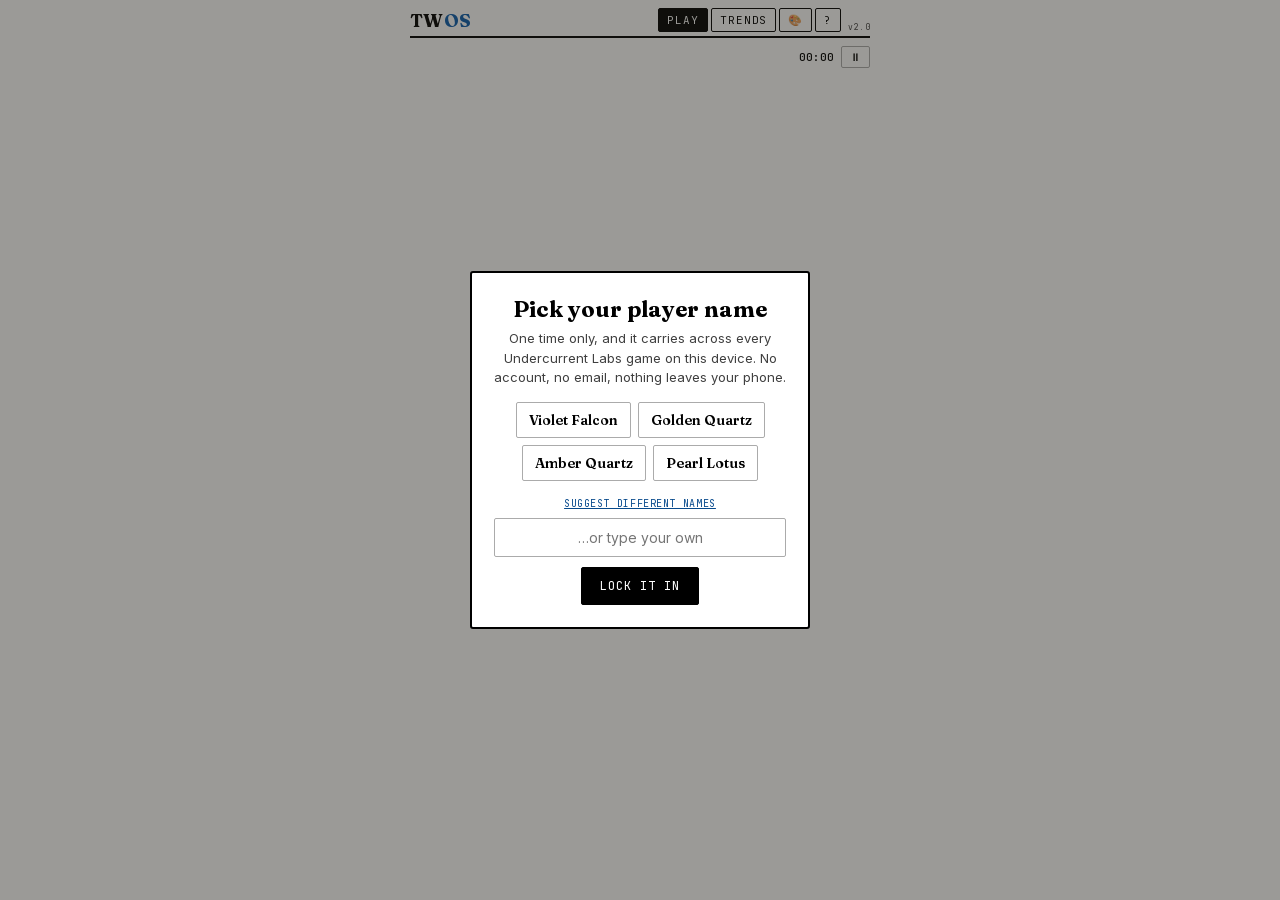
<file: docs/twos/index.html>
<!DOCTYPE html>
<html lang="en">
<head>
<meta charset="UTF-8">
<meta name="viewport" content="width=device-width, initial-scale=1.0, maximum-scale=1.0, user-scalable=no">
<meta name="theme-color" content="#101820">
<title>Undercurrent Labs Ad-Free Games</title>
<style>
/* ---- fonts, built in so the game looks the same offline ---- */
@font-face{font-family:'Fraunces';src:url([data-uri]) format('woff2');font-weight:600 700;font-style:normal;font-display:block}
@font-face{font-family:'Inter';src:url([data-uri]) format('woff2');font-weight:400 700;font-style:normal;font-display:block}
@font-face{font-family:'JetBrains Mono';src:url([data-uri]) format('woff2');font-weight:400 500;font-style:normal;font-display:block}
</style>
<style>
/* ---- SHELL STYLES (shared, do not edit per game) ---- */
:root{
  --cream:#FCFAF6; --ink:#22201A; --gold:#B08D3E; --gold-deep:#8C6D2C;
  --muted:#8A8578; --line:#E4DECF; --line-strong:#22201A;
  --sel:#F2EAD8; --peer:#F7F3E9; --same:#EADFC4; --err:#A63D2F; --err-bg:#F6E4E0;
  --ok:#4A6B4F; --cellbg:#FFFFFF; --radius:2px;
}
[data-theme="clear"]{
  --cream:#FFFFFF; --ink:#000000; --gold:#0B5CAD; --gold-deep:#084A8C;
  --muted:#3F3F3F; --line:#ABABAB; --sel:#CFE5FB; --peer:#EFF5FB; --same:#B4D6F6;
  --err:#C62828; --err-bg:#FBDCDC; --cellbg:#FFFFFF; --radius:2px;
}
[data-theme="night"]{
  --cream:#171612; --ink:#F2EFE7; --gold:#D2A94E; --gold-deep:#E4C06A;
  --muted:#9A947F; --line:#3A372E; --sel:#3A3320; --peer:#22201A; --same:#4A3E1E;
  --err:#E06552; --err-bg:#46231D; --cellbg:#211F1A; --radius:2px;
}
[data-theme="candy"]{
  --cream:#FFF6E5; --ink:#3D2B56; --gold:#F26B3A; --gold-deep:#D8541F;
  --muted:#8A7AA0; --line:#F0DBB2; --sel:#FFE3B3; --peer:#FFF0D6; --same:#FFD48A;
  --err:#E5484D; --err-bg:#FFE1E1; --cellbg:#FFFFFF; --radius:12px;
}
[data-theme="forest"]{
  --cream:#F2F6EF; --ink:#1E2A20; --gold:#3F6B45; --gold-deep:#2E5133;
  --muted:#6E7C6F; --line:#D3DFD1; --sel:#DCEBDA; --peer:#EDF3EB; --same:#C3DDC0;
  --err:#A63D2F; --err-bg:#F6E4E0; --cellbg:#FFFFFF; --radius:4px;
}
[data-theme="ocean"]{
  --cream:#F1F6FA; --ink:#12242E; --gold:#1C6E8C; --gold-deep:#14556E;
  --muted:#69808C; --line:#CFDFE8; --sel:#D8EBF4; --peer:#EAF3F8; --same:#B7DCEC;
  --err:#B3402F; --err-bg:#F8E3DE; --cellbg:#FFFFFF; --radius:4px;
}
[data-theme="rose"]{
  --cream:#FDF3F3; --ink:#2B1A1E; --gold:#A8455C; --gold-deep:#87344A;
  --muted:#8C7076; --line:#EBD5D8; --sel:#F8E1E6; --peer:#FCEFF1; --same:#F3C9D3;
  --err:#9E3B2F; --err-bg:#F8E2DE; --cellbg:#FFFFFF; --radius:8px;
}
html{background:var(--cream)}
*{margin:0;padding:0;box-sizing:border-box;-webkit-tap-highlight-color:transparent}
button,.chip,.lvl,.ctrl,.tab{touch-action:manipulation}
html,body{height:100%}
body{background:var(--cream);color:var(--ink);font-family:'Inter',system-ui,sans-serif;display:flex;justify-content:center;
  user-select:none;-webkit-user-select:none;overscroll-behavior:none}
.app{width:100%;max-width:480px;padding:8px 10px 10px;display:flex;flex-direction:column;gap:7px}

.masthead{display:flex;align-items:center;justify-content:space-between;border-bottom:2px solid var(--ink);padding-bottom:4px}
.masthead h1{font-family:'Fraunces',serif;font-weight:700;font-size:18px;letter-spacing:.02em;text-transform:uppercase}
.masthead h1 span{color:var(--gold)}
.tabs{display:flex;gap:3px;align-items:center}
.tab{font-family:'JetBrains Mono',monospace;font-size:11px;letter-spacing:.08em;text-transform:uppercase;
  padding:4px 8px;border:1px solid var(--ink);background:transparent;color:var(--ink);cursor:pointer;border-radius:var(--radius)}
.tab.active{background:var(--ink);color:var(--cream)}
.vchip{font-family:'JetBrains Mono',monospace;font-size:8px;letter-spacing:.06em;color:var(--muted);border:none;background:none;cursor:pointer;padding:0 0 0 4px;align-self:flex-end}

.statusbar{display:flex;justify-content:space-between;align-items:center;font-family:'JetBrains Mono',monospace;font-size:11px;color:var(--muted);min-height:24px}
.statusbar b{color:var(--ink);font-weight:500}
#pauseBtn{border:1px solid var(--line);background:var(--cellbg);border-radius:var(--radius);padding:3px 8px;cursor:pointer;font-family:inherit;font-size:11px;color:var(--ink)}

/* The stage is the square the game draws in. It always fits one phone screen with the controls below it. */
.stage-wrap{position:relative;margin:0 auto;width:min(100%, max(250px, calc(100dvh - 265px)))}
#stage{position:relative;width:100%;aspect-ratio:1;touch-action:none}
.pause-veil{position:absolute;inset:0;background:var(--cream);border:2px solid var(--ink);display:none;flex-direction:column;align-items:center;justify-content:center;gap:10px;z-index:30}
.pause-veil.show{display:flex}
.pause-veil p{font-family:'Fraunces',serif;font-weight:600;font-size:20px}

.controls{display:grid;grid-auto-flow:column;grid-auto-columns:1fr;gap:4px}
.ctrl{border:1px solid var(--line);background:var(--cellbg);border-radius:var(--radius);padding:6px 2px;cursor:pointer;
  display:flex;flex-direction:column;align-items:center;gap:2px;color:var(--ink)}
.ctrl svg{width:15px;height:15px;stroke:var(--ink);fill:none;stroke-width:1.6;stroke-linecap:round;stroke-linejoin:round}
.ctrl small{font-family:'JetBrains Mono',monospace;font-size:8px;letter-spacing:.03em;text-transform:uppercase;color:var(--muted);white-space:nowrap}
.ctrl.on{border-color:var(--gold);background:var(--sel)}
.ctrl.on small{color:var(--gold-deep)}
.ctrl.dim{opacity:.35}
.ctrl:active{transform:translateY(1px)}

.veil{position:fixed;inset:0;background:rgba(34,32,26,.45);display:none;align-items:center;justify-content:center;padding:20px;z-index:50}
.veil.show{display:flex}
.card{background:var(--cream);border:2px solid var(--ink);border-radius:calc(var(--radius) + 1px);max-width:340px;width:100%;padding:22px;text-align:center;max-height:92dvh;overflow:auto}
.card h2{font-family:'Fraunces',serif;font-weight:700;font-size:22px;margin-bottom:6px}
.card p{font-size:13px;color:var(--muted);margin-bottom:14px;line-height:1.5}
.lvl-list{display:flex;flex-direction:column;gap:8px;margin-top:6px}
.lvl{border:1px solid var(--ink);background:var(--cellbg);padding:11px;cursor:pointer;border-radius:var(--radius);display:flex;justify-content:space-between;align-items:center;color:var(--ink)}
.lvl b{font-family:'Fraunces',serif;font-weight:600;font-size:16px}
.lvl small{font-family:'JetBrains Mono',monospace;font-size:10px;color:var(--muted)}
.lvl.locked{opacity:.6}
.lvl.picked{border-color:var(--gold);background:var(--sel)}
.btn{border:1px solid var(--ink);background:var(--ink);color:var(--cream);padding:10px 18px;border-radius:var(--radius);cursor:pointer;
  font-family:'JetBrains Mono',monospace;font-size:12px;letter-spacing:.08em;text-transform:uppercase;margin-top:10px}
.btn.ghost{background:transparent;color:var(--ink)}
.big-score{font-family:'Fraunces',serif;font-weight:700;font-size:40px;color:var(--gold);margin:8px 0 2px}
.probadge{font-family:'JetBrains Mono',monospace;font-size:8px;letter-spacing:.08em;background:var(--gold);color:#fff;border-radius:999px;padding:2px 6px;margin-left:5px;vertical-align:middle}
.pay-list{text-align:left;margin:10px 0;font-size:13px;line-height:1.75}
.pay-list div{display:flex;gap:8px}
.pay-list span{color:var(--gold-deep)}
.price{font-family:'Fraunces',serif;font-weight:700;font-size:34px;color:var(--gold);margin:6px 0 0}
.price small{font-size:12px;color:var(--muted);font-family:'Inter',sans-serif;font-weight:400;display:block;margin-top:2px}
.note{font-size:10px;color:var(--muted);line-height:1.5;margin-top:8px}
.chips{display:flex;flex-wrap:wrap;gap:7px;justify-content:center;margin:8px 0 10px}
.chip{border:1px solid var(--line);background:var(--cellbg);border-radius:var(--radius);padding:8px 12px;cursor:pointer;font-family:'Fraunces',serif;font-weight:600;font-size:14px;color:var(--ink)}
.chip.picked{border-color:var(--gold);background:var(--sel);box-shadow:inset 0 0 0 1px var(--gold)}
.linkbtn{background:none;border:none;color:var(--gold-deep);cursor:pointer;font-family:'JetBrains Mono',monospace;font-size:10px;letter-spacing:.06em;text-transform:uppercase;text-decoration:underline;margin-bottom:8px}
.name-input{width:100%;border:1px solid var(--line);border-radius:var(--radius);padding:10px;font-family:'Inter',sans-serif;font-size:14px;text-align:center;background:var(--cellbg);color:var(--ink)}
.name-input:focus{outline:none;border-color:var(--gold)}
.tut-step{font-family:'JetBrains Mono',monospace;font-size:10px;letter-spacing:.1em;color:var(--gold-deep);margin-bottom:4px}
.tut-icon{font-size:30px;margin-bottom:6px}
.upd-list{text-align:left;font-size:12px;line-height:1.6;margin:8px 0 4px}
.upd-list b{font-family:'JetBrains Mono',monospace;font-size:10px;color:var(--gold-deep);display:block;margin-top:8px}
.sw{width:15px;height:15px;border-radius:50%;display:inline-block;border:1px solid rgba(0,0,0,.2);margin-left:4px;vertical-align:middle}
.theme-row .tname{display:flex;flex-direction:column;gap:2px;text-align:left}
.theme-row .tname small{font-family:'Inter',sans-serif;font-size:11px;letter-spacing:0;text-transform:none}

.view{display:none;flex-direction:column;gap:12px}
.view.show{display:flex}
.trend-grid{display:grid;grid-template-columns:1fr 1fr;gap:8px}
.tcard{border:1px solid var(--line);background:var(--cellbg);border-radius:var(--radius);padding:12px}
.tcard small{font-family:'JetBrains Mono',monospace;font-size:9px;letter-spacing:.08em;text-transform:uppercase;color:var(--muted);display:block;margin-bottom:4px}
.tcard b{font-family:'Fraunces',serif;font-size:22px;font-weight:600}
.tcard span{font-size:11px;color:var(--muted)}
.chart-card{border:1px solid var(--line);background:var(--cellbg);border-radius:var(--radius);padding:14px}
.chart-card h3{font-family:'Fraunces',serif;font-weight:600;font-size:15px;margin-bottom:8px}
canvas{width:100%;height:auto;display:block}
.diff-table{width:100%;border-collapse:collapse;font-size:12px}
.diff-table th{font-family:'JetBrains Mono',monospace;font-size:9px;letter-spacing:.08em;text-transform:uppercase;color:var(--muted);text-align:left;padding:6px 4px;border-bottom:1px solid var(--line)}
.diff-table td{padding:7px 4px;border-bottom:1px solid var(--line);font-family:'JetBrains Mono',monospace}
.rank-card{border:2px solid var(--ink);background:var(--cellbg);border-radius:calc(var(--radius) + 1px);padding:16px;text-align:center}
.rank-card .pname{font-family:'Fraunces',serif;font-size:22px;font-weight:700}
.rank-card .rating{font-family:'Fraunces',serif;font-weight:700;font-size:38px;color:var(--gold)}
.rank-card .sub{font-size:11px;color:var(--muted);margin-top:2px}
.empty-note{text-align:center;color:var(--muted);font-size:13px;padding:30px 10px;line-height:1.6}
.footer-note{text-align:center;font-family:'JetBrains Mono',monospace;font-size:9px;letter-spacing:.06em;color:var(--muted);margin-top:4px}

.toast{position:fixed;top:14px;left:50%;transform:translateX(-50%);background:var(--ink);color:var(--cream);padding:10px 16px;border-radius:var(--radius);
  font-family:'JetBrains Mono',monospace;font-size:11px;z-index:90;opacity:0;transition:opacity .25s;pointer-events:none;max-width:92%;text-align:center;line-height:1.5}
.toast.show{opacity:1}

/* Reward beats, shared by every game */
.praise{position:absolute;transform:translate(-50%,-100%);z-index:45;pointer-events:none;white-space:nowrap;font-family:'Fraunces',serif;font-weight:700;font-size:15px;color:var(--gold-deep);
  background:var(--cellbg);border:1px solid var(--gold);border-radius:999px;padding:4px 11px;box-shadow:0 3px 10px rgba(0,0,0,.18);animation:praiseUp .95s ease-out forwards}
.praise.big{font-size:19px;padding:6px 15px;border-width:2px;box-shadow:0 5px 18px rgba(0,0,0,.26);animation-duration:1.2s}
@keyframes praiseUp{0%{opacity:0;margin-top:4px}18%{opacity:1}75%{opacity:1}100%{opacity:0;margin-top:-36px}}
@keyframes ulpop{0%{transform:scale(.6)}70%{transform:scale(1.15)}100%{transform:scale(1)}}
.ul-pop{animation:ulpop .18s ease-out}
@keyframes ulsweep{0%{filter:brightness(1)}40%{filter:brightness(1.18) saturate(1.5)}100%{filter:brightness(1)}}
.ul-sweep{animation:ulsweep .55s ease-out}
@keyframes ulshake{0%,100%{transform:translateX(0)}25%{transform:translateX(-5px)}75%{transform:translateX(5px)}}
.ul-shake{animation:ulshake .22s ease-in-out}
@media (prefers-reduced-motion: reduce){.praise,.ul-pop,.ul-sweep,.ul-shake{animation-duration:.01s}}

/* ==== GAME STYLES START ==== */
/* Ad Free Twos: bright "little creature" tiles. Piece colours are defined once here (allowed for distinct pieces);
   every tile also shows its number, so colour is never the only clue. */
.tw-board{--p:7px;--g:7px;
  --tw-dark:#1E1A33; --tw-light:#FFFFFF; --tw-shade:rgba(20,14,40,.22); --tw-crown:#FFC93C;
  --tw-c1:#7CCFF5; --tw-c2:#86DB7E; --tw-c3:#FFD64A; --tw-c4:#FF9E45; --tw-c5:#FF7A93; --tw-c6:#E2457E;
  --tw-c7:#B062EB; --tw-c8:#6A5AE0; --tw-c9:#2D82D8; --tw-c10:#0FA37F; --tw-c11:#F0A81C; --tw-c12:#2B2F4A;
  position:absolute;inset:0;border-radius:calc(var(--radius) + 16px);
  background:color-mix(in srgb, var(--gold) 16%, var(--cellbg));
  border:3px solid color-mix(in srgb, var(--gold) 38%, var(--cellbg))}
.tw-slot,.tw-tile{position:absolute;left:var(--p);top:var(--p);
  width:calc((100% - 2*var(--p) - (var(--n) - 1)*var(--g)) / var(--n));height:calc((100% - 2*var(--p) - (var(--n) - 1)*var(--g)) / var(--n))}
.tw-slot{background:color-mix(in srgb, var(--gold) 7%, var(--cellbg));border-radius:calc(var(--radius) + 10px);
  box-shadow:inset 0 3px 0 color-mix(in srgb, var(--gold) 14%, var(--cellbg))}
.tw-tile{transition:transform .11s ease-out;z-index:2}
.tw-tile.ghost{z-index:1}
.tw-face{--c:var(--tw-c1);--t:var(--tw-dark);position:relative;width:100%;height:100%;border-radius:calc(var(--radius) + 10px);
  background:var(--c);color:var(--t);box-shadow:inset 0 calc(var(--w) * -.07) 0 var(--tw-shade);
  display:flex;align-items:center;justify-content:center;padding-top:calc(var(--w) * .30);padding-bottom:calc(var(--w) * .08);
  font-family:'Fraunces',serif;font-weight:800;line-height:1;letter-spacing:-.02em;font-variant-numeric:lining-nums}
.tw-eyes{position:absolute;left:50%;top:13%;width:calc(var(--w) * .30);height:calc(var(--w) * .09);transform:translateX(-50%);
  display:flex;justify-content:space-between}
.tw-eyes::before,.tw-eyes::after{content:"";width:calc(var(--w) * .09);height:100%;border-radius:50%;background:var(--t)}
.tw-face.k11::before,.tw-face.k12::before{content:"";position:absolute;left:50%;top:calc(var(--w) * -.13);width:calc(var(--w) * .42);height:calc(var(--w) * .22);
  transform:translateX(-50%);background:var(--tw-crown);clip-path:polygon(0 100%,0 15%,25% 60%,50% 0,75% 60%,100% 15%,100% 100%)}
.tw-face.k2{--c:var(--tw-c2)} .tw-face.k3{--c:var(--tw-c3)} .tw-face.k4{--c:var(--tw-c4)} .tw-face.k5{--c:var(--tw-c5)}
.tw-face.k6{--c:var(--tw-c6);--t:var(--tw-light)} .tw-face.k7{--c:var(--tw-c7);--t:var(--tw-light)} .tw-face.k8{--c:var(--tw-c8);--t:var(--tw-light)}
.tw-face.k9{--c:var(--tw-c9);--t:var(--tw-light)} .tw-face.k10{--c:var(--tw-c10);--t:var(--tw-light)} .tw-face.k11{--c:var(--tw-c11)}
.tw-face.k12{--c:var(--tw-c12);--t:var(--tw-light)}
[data-theme="night"] .tw-board{--tw-shade:rgba(0,0,0,.35)}
.tw-face.k11::before{background:var(--tw-c6)}
.tw-face.happy .tw-eyes::before,.tw-face.happy .tw-eyes::after{background:none;height:70%;margin-top:4%;box-sizing:border-box;
  border:calc(var(--w) * .035) solid var(--t);border-bottom:0;border-radius:999px 999px 0 0}
/* calmer motion: slides take a little longer, new tiles appear only after the slide has finished */
.tw-tile{transition-duration:.18s}
@keyframes tw-in{from{opacity:0;transform:scale(.4)}to{opacity:1;transform:scale(1)}}
.tw-face.tw-new{animation:tw-in .16s ease-out .17s both}
/* first-game hint: shown until the first move */
.tw-hint{position:absolute;left:50%;top:50%;transform:translate(-50%,-50%);z-index:5;pointer-events:none;
  padding:14px 20px;border-radius:calc(var(--radius) + 14px);background:var(--cellbg);color:var(--ink);
  border:3px solid var(--gold);text-align:center;font-family:'Inter',sans-serif;font-size:15px;line-height:1.35;
  box-shadow:0 6px 0 color-mix(in srgb, var(--gold) 35%, var(--cellbg))}
.tw-hint b{display:block;font-family:'Fraunces',serif;font-size:30px;font-weight:800;color:var(--gold-deep)}
.tw-hint svg{display:block;margin:6px auto 4px;width:64px;height:64px}
.tw-hint svg path{fill:none;stroke:var(--gold);stroke-width:5;stroke-linecap:round;stroke-linejoin:round}
@media (prefers-reduced-motion: reduce){.tw-tile{transition-duration:.01s}.tw-face.tw-new{animation-duration:.01s;animation-delay:0s}}

/* 2.0: drag a tile onto its twin */
.tw-tile{transition:transform .18s ease-out, opacity .18s ease-out;touch-action:none;cursor:grab}
.tw-tile.sel .tw-face{box-shadow:0 0 0 3px var(--ink), inset 0 calc(var(--w) * -.07) 0 var(--tw-shade)}
.tw-tile.twin .tw-face{box-shadow:0 0 0 3px var(--gold), 0 0 14px var(--gold), inset 0 calc(var(--w) * -.07) 0 var(--tw-shade)}
.tw-tile.lift{transition:none;z-index:6}
.tw-tile.lift .tw-face{transform:scale(1.07)}
.tw-tile.gone{opacity:0;z-index:1}
.tw-board{touch-action:none}
@media (prefers-reduced-motion: reduce){.tw-tile{transition-duration:.01s}}
/* ==== GAME STYLES END ==== */
</style>
</head>
<body>
<div class="app">
  <div class="masthead">
    <h1 id="ulTitle"></h1>
    <div class="tabs">
      <button class="tab active" id="tabPlay">Play</button>
      <button class="tab" id="tabTrends">Trends</button>
      <button class="tab" id="themeBtn" title="Themes">🎨</button>
      <button class="tab" id="helpBtn" title="How to play">?</button>
      <button class="vchip" id="verChip" title="Version"></button>
      <button class="tab" id="proChip" title="Pro" style="display:none">★</button>
    </div>
  </div>

  <div class="view show" id="viewPlay">
    <div class="statusbar">
      <span id="ulLevel"></span>
      <span id="ulStatA"></span>
      <span id="ulStatB"></span>
      <span><b id="ulTimer">00:00</b> <button id="pauseBtn">⏸</button></span>
    </div>
    <div class="stage-wrap" id="stageWrap">
      <div id="stage"></div>
      <div class="pause-veil" id="pauseVeil">
        <p>Paused</p>
        <button class="btn" id="resumeBtn">Resume</button>
        <button class="btn ghost" id="pauseRestart">Restart this game</button>
      </div>
    </div>
    <div class="controls" id="controls"></div>
    <div id="below"></div>
  </div>

  <div class="view" id="viewTrends">
    <div id="trendsBody"></div>
    <div class="footer-note" id="footNote"></div>
  </div>
</div>

<div class="toast" id="toast"></div>

<div class="veil" id="lvlVeil"><div class="card">
  <h2>New game</h2>
  <p id="lvlBlurb"></p>
  <div class="lvl-list" id="lvlList"></div>
  <button class="btn ghost" id="lvlCancel">Cancel</button>
</div></div>

<div class="veil" id="endVeil"><div class="card">
  <h2 id="endTitle"></h2>
  <div class="big-score" id="endScore"></div>
  <p id="endDetail"></p>
  <button class="btn" id="waShare">Share on WhatsApp</button>
  <button class="btn ghost" id="endNew">New game</button>
  <button class="btn ghost" id="endClose">View the board</button>
</div></div>

<div class="veil" id="nameVeil"><div class="card">
  <h2>Pick your player name</h2>
  <p>One time only, and it carries across every Undercurrent Labs game on this device. No account, no email, nothing leaves your phone.</p>
  <div class="chips" id="nameChips"></div>
  <button class="linkbtn" id="reroll">Suggest different names</button>
  <input class="name-input" id="nameInput" maxlength="20" placeholder="…or type your own">
  <button class="btn" id="nameSave">Lock it in</button>
</div></div>

<div class="veil" id="tutVeil"><div class="card">
  <div class="tut-step" id="tutStep"></div>
  <div class="tut-icon" id="tutIcon"></div>
  <h2 id="tutTitle"></h2>
  <p id="tutBody"></p>
  <button class="btn" id="tutNext">Next</button>
  <button class="btn ghost" id="tutSkip">Skip</button>
</div></div>

<div class="veil" id="themeVeil"><div class="card">
  <h2>Theme</h2>
  <p>Your choice carries across every Undercurrent Labs game.</p>
  <div class="lvl-list" id="themeList"></div>
  <button class="btn" id="themeDone">Done</button>
</div></div>

<div class="veil" id="proVeil"><div class="card">
  <h2 id="proTitle">Pro</h2>
  <p id="proWhy"></p>
  <div class="pay-list" id="proPerks"></div>
  <div class="price" id="proPrice"></div>
  <button class="btn" id="proBuy">Unlock Pro</button>
  <div class="note" id="webNote" style="display:none">Pro unlocks are handled by Google Play, so they're available in the Android app.</div>
  <button class="btn ghost" id="proRestore">Restore purchase</button>
  <button class="btn ghost" id="proClose">Not now</button>
</div></div>

<div class="veil" id="verVeil"><div class="card">
  <h2 id="verTitle"></h2>
  <p>Ad-free, offline, private. Made by Undercurrent Labs.</p>
  <div class="upd-list" id="verNotes"></div>
  <button class="btn" id="verGoPro">Unlock Pro</button>
  <button class="btn ghost" id="verReset">Reset scores &amp; start clean</button>
  <button class="btn ghost" id="verClose">Close</button>
</div></div>

<script>
"use strict";
/* =====================================================================
   UNDERCURRENT LABS — AD-FREE GAMES SHELL  (shared by every game)
   Do not edit per game. A game supplies a GAME object (see GAME CONTRACT
   in the game section below) and draws inside #stage. Everything else —
   player name, themes, Pro, saving, timer, trends, rewards, sharing,
   tutorial, versioning — lives here.
   ===================================================================== */
const SHELL_VERSION = "1.0";
/* Family unlock: only a SHA-256 fingerprint of the key lives here, never the key itself. */
const FAMILY_HASH = "fc0b91ea84d8294bbaacbaf19726c66b726bd75bb28d8acf3cd7e9646d3e2efc";
function ulHash(s){const K=[],H=[1779033703,-1150833019,1013904242,-1521486534,1359893119,-1694144372,528734635,1541459225];
for(let n=2,c=0;c<64;n++){let p=1;for(let d=2;d*d<=n;d++)if(n%d===0){p=0;break}if(p)K[c++]=(Math.pow(n,1/3)%1)*4294967296|0}
const b=unescape(encodeURIComponent(s)),l=b.length,w=[];for(let i=0;i<l;i++)w[i>>2]|=b.charCodeAt(i)<<(24-(i%4)*8);
w[l>>2]|=0x80<<(24-(l%4)*8);w[((l+8>>6)+1)*16-1]=l*8;
for(let j=0;j<w.length;j+=16){const W=[],a=H.slice();for(let i=0;i<64;i++){if(i<16)W[i]=w[j+i]|0;else{const x=W[i-15],y=W[i-2];
W[i]=(((x>>>7|x<<25)^(x>>>18|x<<14)^x>>>3)+W[i-7]+((y>>>17|y<<15)^(y>>>19|y<<13)^y>>>10)+W[i-16])|0}
const e=a[4],t1=a[7]+((e>>>6|e<<26)^(e>>>11|e<<21)^(e>>>25|e<<7))+((e&a[5])^(~e&a[6]))+K[i]+W[i],o=a[0],
t2=((o>>>2|o<<30)^(o>>>13|o<<19)^(o>>>22|o<<10))+((o&a[1])^(o&a[2])^(a[1]&a[2]));a.pop();a.unshift((t1+t2)|0);a[4]=(a[4]+t1)|0}
for(let i=0;i<8;i++)H[i]=(H[i]+a[i])|0}return H.map(h=>(h>>>0).toString(16).padStart(8,"0")).join("")}
const $ = id => document.getElementById(id);

const store = (() => {
  let mem = {}, ok = false;
  try { localStorage.setItem("__t","1"); localStorage.removeItem("__t"); ok = true; } catch(e){ ok = false; }
  return {
    get(k, fb){ try { if(ok){ const v = localStorage.getItem(k); return v==null ? fb : JSON.parse(v); } } catch(e){} return (k in mem) ? mem[k] : fb; },
    set(k, v){ try { if(ok){ localStorage.setItem(k, JSON.stringify(v)); return; } } catch(e){} mem[k] = v; }
  };
})();

const UL = {};
UL.store = store;
UL.kv    = (k, fb) => store.get("ul_"+GAME.id+"_"+k, fb);      // storage scoped to this game
UL.setKv = (k, v)  => store.set("ul_"+GAME.id+"_"+k, v);

/* ---------- seeded randomness: every game is replayable from its seed ---------- */
function mulberry(seed){
  return { s: seed|0, next(){ this.s = (this.s + 0x6D2B79F5)|0; let t = Math.imul(this.s ^ this.s>>>15, 1|this.s);
    t = t + Math.imul(t ^ t>>>7, 61|t) ^ t; return ((t ^ t>>>14)>>>0) / 4294967296; } };
}
UL.rng = mulberry(1);
UL.random  = () => UL.rng.next();
UL.rnd     = n => Math.floor(UL.rng.next()*n);
UL.pick    = a => a[UL.rnd(a.length)];
UL.shuffle = a => { a = a.slice(); for(let i=a.length-1;i>0;i--){ const j=UL.rnd(i+1); [a[i],a[j]]=[a[j],a[i]]; } return a; };
function strHash(s){ let h=2166136261; for(let i=0;i<s.length;i++){ h^=s.charCodeAt(i); h=Math.imul(h,16777619); } return h>>>0; }
UL.dailyNum = () => { const d=new Date(); return Math.floor((Date.UTC(d.getFullYear(),d.getMonth(),d.getDate())-Date.UTC(2026,0,1))/86400000)+1; };
const dailySeed = n => ((strHash(GAME.id)%100000)*7919 + n*2654435761) % 2147483647 | 0;

/* ---------- small utilities ---------- */
UL.fmtTime = sec => String(Math.floor(sec/60)).padStart(2,"0")+":"+String(sec%60).padStart(2,"0");
const BZ = { tap:10, act:15, err:180, wow:[16,38,24], win:[40,60,40,60,180] };
UL.buzz = p => { const v = (typeof p==="string") ? BZ[p] : p; if(navigator.vibrate){ try{ navigator.vibrate(v); }catch(e){} } };
let toastTimer = null;
UL.toast = (msg, ms) => { const t=$("toast"); t.textContent=msg; t.classList.add("show"); clearTimeout(toastTimer); toastTimer=setTimeout(()=>t.classList.remove("show"), ms||2600); };
const animOnce = (el, cls) => { if(!el) return; el.classList.remove(cls); void el.offsetWidth; el.classList.add(cls);
  el.addEventListener("animationend", ()=>el.classList.remove(cls), {once:true}); };
UL.pop   = el => animOnce(el, "ul-pop");
UL.shake = el => animOnce(el, "ul-shake");
UL.sweep = (els, stepMs) => { [...els].forEach((el,i)=>{ if(!el) return; el.style.animationDelay=(i*(stepMs==null?32:stepMs))+"ms"; animOnce(el,"ul-sweep");
  el.addEventListener("animationend", ()=>{ el.style.animationDelay=""; }, {once:true}); }); };
UL.isNative = () => !!(window.Capacitor && window.Capacitor.isNativePlatform && window.Capacitor.isNativePlatform());

/* ---------- reward beats ---------- */
const PRAISE = {
  1:{odds:0.30, icon:"",   words:["Nice","Clean","Tidy","Neat","Smooth","Crisp","Steady"]},
  2:{odds:0.60, icon:"✦",  words:["Sharp","Slick","Good eye","Well spotted","Eagle-eyed","Nicely seen","Keen"]},
  3:{odds:1,    icon:"💎", words:["Clever","Intelligent","Shrewd","Astute","Incisive","Canny","Crafty"]},
  4:{odds:1,    icon:"🔥", big:1, words:["Genius!","Brilliant!","Masterful!","Outstanding!","Remarkable!","Virtuoso!","Inspired!"]}
};
let lastWord = "", lastBadgeAt = 0;
/* target: an element inside the stage, or {x,y} in px relative to the stage wrap */
UL.badge = (target, text, big, hold) => {
  const wrap = $("stageWrap"); if(!wrap) return;
  wrap.querySelectorAll(".praise").forEach(e=>e.remove());            // one at a time, newest wins
  const el = document.createElement("div");
  el.className = "praise"+(big?" big":""); el.textContent = text;
  const wr = wrap.getBoundingClientRect();
  let x = wr.width/2, y = wr.height*0.3;
  try{
    if(target && target.getBoundingClientRect){ const r=target.getBoundingClientRect(); x=r.left-wr.left+r.width/2; y=r.top-wr.top; }
    else if(target && typeof target.x==="number"){ x=target.x; y=target.y; }
  }catch(e){}
  el.style.left = x+"px"; el.style.top = y+"px";
  wrap.appendChild(el);
  try{
    const br = el.getBoundingClientRect(), pad = 6; let shift = 0;
    if(br.left < wr.left+pad)   shift = (wr.left+pad) - br.left;
    if(br.right > wr.right-pad) shift = (wr.right-pad) - br.right;
    if(shift) el.style.left = (x+shift)+"px";
    if(y < br.height+pad) el.style.top = (br.height+pad)+"px";
  }catch(e){}
  lastBadgeAt = Date.now();
  setTimeout(()=>el.remove(), hold || (big?1250:1000));
};
/* tier 1 = routine good move … tier 4 = measurably hard. Tiers 1-2 are throttled, 3-4 always show. */
UL.praise = (target, tier) => {
  const P = PRAISE[tier]; if(!P) return false;
  const now = Date.now();
  if(P.odds < 1){ if(Math.random() > P.odds) return false; if(now-lastBadgeAt < 1600) return false; }
  let w = P.words[Math.floor(Math.random()*P.words.length)], g = 0;
  while(w===lastWord && g++<6) w = P.words[Math.floor(Math.random()*P.words.length)];
  lastWord = w;
  if(P.big) UL.buzz("wow");
  UL.badge(target, (P.icon?P.icon+" ":"")+w, P.big);
  return true;
};
/* a rare, named moment: "✨ Row and box complete", "✨ 512!" */
UL.milestone = (target, text) => { UL.buzz("wow"); UL.badge(target, "✨ "+text, true, 1300); };
UL.confetti = () => {
  const wrap = $("stageWrap"), cv = document.createElement("canvas");
  cv.style.cssText = "position:absolute;inset:0;width:100%;height:100%;pointer-events:none;z-index:40";
  cv.width = wrap.clientWidth||360; cv.height = wrap.clientHeight||360; wrap.appendChild(cv);
  const ctx = cv.getContext && cv.getContext("2d"); if(!ctx){ cv.remove(); return; }
  const css = getComputedStyle(document.documentElement);
  const cols = [css.getPropertyValue("--gold"), css.getPropertyValue("--err"), "#4A6B4F", "#0B5CAD", "#7C4DFF"].map(s=>s.trim()||"#B08D3E");
  const P = []; for(let i=0;i<90;i++) P.push({x:Math.random()*cv.width, y:-10-Math.random()*90, vy:2+Math.random()*3, vx:-1+Math.random()*2, s:3+Math.random()*4, c:cols[i%cols.length], r:Math.random()*6.3});
  let t = 0; const id = setInterval(()=>{ t++; ctx.clearRect(0,0,cv.width,cv.height);
    for(const p of P){ p.x+=p.vx; p.y+=p.vy; p.r+=.1; ctx.save(); ctx.translate(p.x,p.y); ctx.rotate(p.r); ctx.fillStyle=p.c; ctx.fillRect(-p.s/2,-p.s/2,p.s,p.s*1.6); ctx.restore(); }
    if(t>110){ clearInterval(id); cv.remove(); } }, 16);
};

/* ---------- Pro ---------- */
let PRO = store.get("ul_pro", false) || store.get("sdk_pro", false);
(function familyUnlock(){ try{ const k = new URLSearchParams(location.search).get("k");
  if(k && ulHash(k)===FAMILY_HASH){ PRO = true; store.set("ul_pro", true); history.replaceState(null, "", location.pathname); } }catch(e){} })();
UL.isPro = () => !!PRO;
function applyPro(){
  document.body.classList.toggle("pro", UL.isPro());
  $("proChip").style.display = UL.isPro() ? "" : "none";
  $("webNote").style.display = (!UL.isNative() && !UL.isPro()) ? "" : "none";
}
function grantPro(){ PRO = true; store.set("ul_pro", true); applyPro(); $("proVeil").classList.remove("show");
  UL.toast("Pro unlocked. Thank you — enjoy the full game."); if(GAME.onPro) GAME.onPro(); }
UL.paywall = reason => {
  $("proTitle").textContent = GAME.name+" Pro";
  $("proWhy").textContent = reason || "No ads in either version — Pro opens the rest of the game. One payment, no subscription.";
  $("proPerks").innerHTML = (GAME.proPerks||[]).map((p,i)=>"<div><span>✓</span>"+(i===0?"<b>"+p+"</b>":p)+"</div>").join("");
  $("proPrice").innerHTML = (GAME.price||"₹99")+"<small>one-time · includes every future update</small>";
  pauseGame(); $("proVeil").classList.add("show");
};
/* use at the top of any Pro-only action:  if(!UL.requirePro("Unlimited undo is part of Pro.")) return; */
UL.requirePro = reason => { if(UL.isPro()) return true; UL.paywall(reason); return false; };
const Billing = {
  async purchase(sku){
    if(window.PlayBilling && window.PlayBilling.purchase) return await window.PlayBilling.purchase(sku);
    if(UL.isNative()){ UL.toast("Pro isn't on sale yet — coming in the next update."); return false; }
    const localDev = ["localhost","127.0.0.1","::1"].includes(location.hostname) || location.protocol==="file:";
    if(localDev) return confirm("[Local build] Simulate a successful purchase for testing?");
    UL.toast("Pro is available in the Android app on Google Play."); return false;
  },
  async restore(){
    if(window.PlayBilling && window.PlayBilling.restore) return await window.PlayBilling.restore();
    UL.toast(UL.isNative() ? "Pro isn't on sale yet — coming in the next update." : "Purchases are restored in the Android app on Google Play."); return false;
  }
};
$("proClose").addEventListener("click", ()=>$("proVeil").classList.remove("show"));
$("proBuy").addEventListener("click", async ()=>{ try{ if(await Billing.purchase(GAME.sku||"ul_pro_unlock")) grantPro(); }catch(e){ UL.toast("Purchase could not be completed."); } });
$("proRestore").addEventListener("click", async ()=>{ try{ if(await Billing.restore()) grantPro(); }catch(e){ UL.toast("Could not reach Google Play."); } });
$("proChip").addEventListener("click", ()=>UL.toast("Pro is active on this device. Thank you."));

/* ---------- themes (shared across games) ---------- */
const THEMES = [
  {id:"clear",   name:"Clear",        desc:"Big contrast, easy reading", sw:["#FFFFFF","#0B5CAD","#000000"]},
  {id:"classic", name:"Classic Gold", desc:"Warm and calm", sw:["#FCFAF6","#B08D3E","#22201A"]},
  {id:"night",   name:"Night",        desc:"Easy on the eyes after dark", sw:["#171612","#D2A94E","#F2EFE7"]},
  {id:"candy",   name:"Candy",        desc:"Bright and fun for kids", sw:["#FFF6E5","#F26B3A","#3D2B56"]},
  {id:"forest",  name:"Forest", pro:1, desc:"Deep green, low glare", sw:["#F2F6EF","#3F6B45","#1E2A20"]},
  {id:"ocean",   name:"Ocean",  pro:1, desc:"Cool blues, calm focus", sw:["#F1F6FA","#1C6E8C","#12242E"]},
  {id:"rose",    name:"Rose",   pro:1, desc:"Soft and warm", sw:["#FDF3F3","#A8455C","#2B1A1E"]},
];
function applyTheme(id){
  const t = THEMES.find(x=>x.id===id); if(!t || (t.pro && !UL.isPro())) id = "clear";
  document.documentElement.setAttribute("data-theme", id); store.set("ul_theme", id);
  document.querySelectorAll(".theme-row").forEach(r=>r.classList.toggle("picked", r.dataset.t===id));
  if(GAME.onTheme) GAME.onTheme(id);
  if($("viewTrends").classList.contains("show")) renderTrends();
}
function buildThemeList(){
  const list = $("themeList"); list.innerHTML = "";
  for(const t of THEMES){
    const locked = t.pro && !UL.isPro(), b = document.createElement("button");
    b.className = "lvl theme-row"+(locked?" locked":""); b.dataset.t = t.id;
    b.innerHTML = '<span class="tname"><b>'+t.name+(t.pro?'<span class="probadge">PRO</span>':'')+'</b><small>'+t.desc+'</small></span><span>'+
      (locked ? "🔒" : t.sw.map(c=>'<span class="sw" style="background:'+c+'"></span>').join(""))+'</span>';
    b.addEventListener("click", ()=>{ if(locked){ $("themeVeil").classList.remove("show"); UL.paywall("Forest, Ocean and Rose are Pro themes."); return; } applyTheme(t.id); });
    list.appendChild(b);
  }
}
$("themeBtn").addEventListener("click", ()=>{ buildThemeList(); applyTheme(document.documentElement.getAttribute("data-theme")||"clear"); $("themeVeil").classList.add("show"); });
$("themeDone").addEventListener("click", ()=>$("themeVeil").classList.remove("show"));

/* ---------- player name (shared across games) ---------- */
let profile = store.get("ul_profile", null) || store.get("sdk_profile", null);
UL.playerName = () => profile ? profile.name : "Player";
const ADJ = ["Blue","Crimson","Indigo","Golden","Silver","Emerald","Cobalt","Amber","Ivory","Onyx","Scarlet","Teal","Violet","Copper","Jade","Slate","Coral","Saffron","Pearl","Midnight"];
const NOUN = ["Tokai","Falcon","Panther","Lotus","Comet","Harbour","Summit","Willow","Orchid","Raven","Tiger","Heron","Cedar","Nimbus","Ember","Delta","Quartz","Mango","Monsoon","Peak"];
let chosenChip = "";
function fillChips(){
  chosenChip = ""; const wrap = $("nameChips"); wrap.innerHTML = ""; const seen = new Set();
  while(seen.size < 4) seen.add(ADJ[Math.floor(Math.random()*ADJ.length)]+" "+NOUN[Math.floor(Math.random()*NOUN.length)]);
  for(const nm of seen){ const b = document.createElement("button"); b.className = "chip"; b.textContent = nm;
    b.addEventListener("click", ()=>{ chosenChip = nm; $("nameInput").value = ""; wrap.querySelectorAll(".chip").forEach(c=>c.classList.toggle("picked", c===b)); });
    wrap.appendChild(b); }
}
$("reroll").addEventListener("click", fillChips);
$("nameInput").addEventListener("input", ()=>{ chosenChip = ""; $("nameChips").querySelectorAll(".chip").forEach(c=>c.classList.remove("picked")); });
$("nameSave").addEventListener("click", ()=>{
  const name = ($("nameInput").value.trim() || chosenChip).replace(/\s+/g," ").slice(0,20); if(name.length < 3) return;
  profile = {name, created:Date.now()}; store.set("ul_profile", profile); $("nameVeil").classList.remove("show"); afterName();
});

/* ---------- tutorial ---------- */
const COMMON_TUT = [
  {icon:"↻", title:"Start over", body:"Pause, or tap New game, and choose Restart to replay the very same game from the beginning."},
  {icon:"⏸️", title:"Leave anytime", body:"Your game saves itself. Close the app and come back whenever — it will be waiting exactly where you left it."}
];
let tutIdx = 0, tutAfter = null, tutSteps = [];
function showTutorial(after){ tutSteps = (GAME.tutorial||[]).concat(COMMON_TUT); tutIdx = 0; tutAfter = after||null; renderTut(); $("tutVeil").classList.add("show"); }
function renderTut(){ const s = tutSteps[tutIdx]; $("tutStep").textContent = (tutIdx+1)+" / "+tutSteps.length; $("tutIcon").textContent = s.icon;
  $("tutTitle").textContent = s.title; $("tutBody").textContent = s.body; $("tutNext").textContent = tutIdx===tutSteps.length-1 ? "Let's play" : "Next"; }
function endTut(){ $("tutVeil").classList.remove("show"); UL.setKv("tut", true); if(tutAfter){ const f = tutAfter; tutAfter = null; f(); } }
$("tutNext").addEventListener("click", ()=>{ tutIdx++; if(tutIdx >= tutSteps.length) endTut(); else renderTut(); });
$("tutSkip").addEventListener("click", endTut);
$("helpBtn").addEventListener("click", ()=>{ pauseGame(); showTutorial(null); });

/* ---------- the running game ---------- */
UL.cur = null;                    // {level, daily, seed, sec, score, over, paused}
let wakeLock = null;
async function keepAwake(){ try{ if(navigator.wakeLock && !wakeLock){ wakeLock = await navigator.wakeLock.request("screen"); wakeLock.addEventListener("release", ()=>{ wakeLock = null; }); } }catch(e){ wakeLock = null; } }
function releaseWake(){ try{ if(wakeLock){ wakeLock.release(); wakeLock = null; } }catch(e){} }
const levelOf = id => GAME.levels.find(l=>l.id===id) || GAME.levels[0];
UL.setScore = n => { if(UL.cur) UL.cur.score = n; $("ulStatB").innerHTML = "Score <b>"+n+"</b>"; };
UL.addScore = n => UL.setScore((UL.cur?UL.cur.score:0)+n);
UL.setStat  = html => { $("ulStatA").innerHTML = html||""; };             // the game's own status slot
function tickLabel(){ $("ulTimer").textContent = UL.fmtTime(UL.cur ? UL.cur.sec : 0); }

const ICONS = {
  undo:'<path d="M9 14L4 9l5-5"/><path d="M4 9h11a5 5 0 0 1 0 10h-3"/>',
  erase:'<path d="M20 20H8L3 15a2 2 0 0 1 0-3l8-8a2 2 0 0 1 3 0l6 6a2 2 0 0 1 0 3l-6 7"/>',
  pencil:'<path d="M17 3a2.8 2.8 0 1 1 4 4L7.5 20.5 2 22l1.5-5.5Z"/>',
  bolt:'<path d="M13 2L4 14h6l-1 8 9-12h-6l1-8z"/>',
  hint:'<path d="M9 18h6"/><path d="M10 22h4"/><path d="M12 2a7 7 0 0 1 4.9 12 5 5 0 0 0-1.4 2.5V18h-7v-1.5A5 5 0 0 0 7.1 14 7 7 0 0 1 12 2z"/>',
  fresh:'<path d="M21 12a9 9 0 1 1-2.64-6.36"/><path d="M21 3v6h-6"/>',
  flag:'<path d="M5 22V4"/><path d="M5 4h12l-2 4 2 4H5"/>',
  shuffle:'<path d="M16 3h5v5"/><path d="M4 20L21 3"/><path d="M21 16v5h-5"/><path d="M15 15l6 6"/><path d="M4 4l5 5"/>'
};
/* add a button to the control row. Returns the element; el.setLabel("Undo 2") updates its caption. */
UL.ctrl = ({icon, label, onTap}) => {
  const b = document.createElement("button"); b.className = "ctrl";
  b.innerHTML = '<svg viewBox="0 0 24 24">'+(ICONS[icon]||ICONS.fresh)+'</svg><small></small>';
  b.setLabel = t => { b.querySelector("small").textContent = t; }; b.setLabel(label);
  b.addEventListener("pointerdown", e=>{ e.preventDefault(); UL.buzz("tap"); if(UL.cur && UL.cur.paused) return; onTap(b); });
  $("controls").appendChild(b); return b;
};

UL.start = (levelId, opts) => {
  opts = opts||{};
  const lvl = levelOf(levelId), sv = opts.restore||null;
  const seed = sv ? sv.seed : (opts.seed!=null ? opts.seed : (opts.daily ? dailySeed(opts.daily) : (Math.random()*2147483647)|0));
  UL.cur = {level:lvl.id, daily:opts.daily||null, seed, sec:0, score:0, over:false, paused:false};
  UL.rng = mulberry(seed); lastBadgeAt = 0;
  $("stage").innerHTML = ""; $("controls").innerHTML = ""; $("below").innerHTML = "";
  $("stageWrap").querySelectorAll(".praise,canvas").forEach(e=>e.remove());
  $("ulLevel").innerHTML = "<b>"+(UL.cur.daily ? "Daily #"+UL.cur.daily : lvl.name)+"</b>";
  $("ulTimer").style.visibility = (GAME.timer===false || lvl.timer===false) ? "hidden" : "";
  UL.setScore(0); UL.setStat("");
  $("pauseVeil").classList.remove("show"); $("endVeil").classList.remove("show");
  GAME.start({level:lvl, daily:UL.cur.daily, restore: sv ? sv.state : null});
  UL.ctrl({icon:"fresh", label:"New game", onTap:()=>showLevelPicker()});
  if(sv){ UL.cur.sec = sv.sec||0; UL.setScore(sv.score||0); UL.rng.s = sv.rng|0; UL.cur.paused = true; $("pauseVeil").classList.add("show"); }
  else { keepAwake(); UL.save(); }
  tickLabel();
};
UL.save = () => {
  if(!UL.cur || UL.cur.over){ UL.setKv("save", null); return; }
  let state = null; try{ state = GAME.serialize(); }catch(e){ return; }
  UL.setKv("save", {level:UL.cur.level, daily:UL.cur.daily, seed:UL.cur.seed, sec:UL.cur.sec, score:UL.cur.score, rng:UL.rng.s, state});
};
UL.restart = () => {
  if(!UL.cur) return;
  if(!UL.cur.over && UL.cur.sec > 20 && !confirm("Restart this game?\n\nThe same game starts over — your progress, score and timer all reset.")) return;
  $("lvlVeil").classList.remove("show");
  UL.start(UL.cur.level, {daily:UL.cur.daily, seed:UL.cur.seed});
  UL.toast("Same game, fresh start.");
};
setInterval(()=>{ const c = UL.cur; if(c && !c.paused && !c.over){ c.sec++; tickLabel(); if(c.sec%5===0) UL.save(); } }, 1000);

function pauseGame(){ const c = UL.cur; if(!c || c.over || c.paused) return; c.paused = true; $("pauseVeil").classList.add("show"); releaseWake(); UL.save(); if(GAME.onPause) GAME.onPause(); }
function resumeGame(){ const c = UL.cur; if(!c || !c.paused) return; c.paused = false; $("pauseVeil").classList.remove("show"); keepAwake(); if(GAME.onResume) GAME.onResume(); }
UL.paused = () => !UL.cur || UL.cur.paused || UL.cur.over;       // games check this before accepting input
$("pauseBtn").addEventListener("click", pauseGame);
$("resumeBtn").addEventListener("click", resumeGame);
$("pauseRestart").addEventListener("click", ()=>UL.restart());
document.addEventListener("visibilitychange", ()=>{ if(document.hidden) pauseGame(); });
window.addEventListener("pagehide", ()=>UL.save());

/* the game calls this exactly once when a game finishes.
   won: did the player reach the goal · title: heading · line: one factual sentence for the end card and the share text */
UL.end = ({won, title, line}) => {
  const c = UL.cur; if(!c || c.over) return;
  c.over = true; UL.setKv("save", null); releaseWake();
  const recs = UL.kv("records", []);
  recs.push({t:Date.now(), lvl:c.level, sec:c.sec, sc:c.score, w:won?1:0, dl:c.daily||0});
  if(recs.length > 500) recs.splice(0, recs.length-500);
  UL.setKv("records", recs);
  const best = Math.max(...recs.filter(r=>r.lvl===c.level).map(r=>r.sc));
  const isBest = c.score > 0 && c.score >= best && recs.filter(r=>r.lvl===c.level).length > 1;
  const head = c.daily ? "⭐ "+GAME.name+" Daily #"+c.daily : (GAME.icon||"🎮")+" "+GAME.name+" · "+levelOf(c.level).name;
  c.shareTxt = head+" — "+UL.playerName()+"\n"+(line?line+" · ":"")+"Score "+c.score+(GAME.timer===false?"":" · "+UL.fmtTime(c.sec))+"\n"+(won?"Beat that 😎":"Can you do better?");
  $("endTitle").textContent = title || (won ? "Solved" : "Game over");
  $("endScore").textContent = c.score;
  $("endDetail").innerHTML = (line||"")+(isBest ? "<br><b>New personal best.</b>" : "");
  if(won){ UL.buzz("win"); UL.confetti(); setTimeout(()=>$("endVeil").classList.add("show"), 1200); }
  else $("endVeil").classList.add("show");
};
$("waShare").addEventListener("click", ()=>{ if(UL.cur) window.open("https://wa.me/?text="+encodeURIComponent(UL.cur.shareTxt||""), "_blank"); });
$("endNew").addEventListener("click", ()=>{ $("endVeil").classList.remove("show"); showLevelPicker(); });
$("endClose").addEventListener("click", ()=>$("endVeil").classList.remove("show"));

/* ---------- level picker ---------- */
function showLevelPicker(){
  const list = $("lvlList"); list.innerHTML = "";
  $("lvlBlurb").textContent = GAME.blurb || "Pick a level.";
  const row = (html, onClick, cls) => { const b = document.createElement("button"); b.className = "lvl"+(cls?" "+cls:""); b.innerHTML = html; b.addEventListener("click", onClick); list.appendChild(b); return b; };
  if(UL.cur && !UL.cur.over) row("<b>↻ Restart this game</b><small>same game, fresh start</small>", ()=>UL.restart());
  if(GAME.daily){
    const n = UL.dailyNum(), done = UL.kv("records", []).some(r=>r.dl===n && r.w);
    const b = row("<b>⭐ Daily #"+n+"</b><small>"+(done?"✓ done — play again anytime":"same game for everyone today")+"</small>",
      ()=>{ $("lvlVeil").classList.remove("show"); switchTab(true); UL.start(GAME.daily, {daily:n}); });
    b.style.borderWidth = "2px";
  }
  for(const l of GAME.levels){
    const locked = l.pro && !UL.isPro();
    row("<b>"+l.name+"</b><small>"+(locked?"🔒 Pro":(l.note||""))+"</small>", ()=>{
      $("lvlVeil").classList.remove("show");
      if(locked){ UL.paywall(l.name+" is part of Pro."); return; }
      switchTab(true); UL.start(l.id);
    }, locked?"locked":"");
  }
  $("lvlCancel").style.display = UL.cur ? "" : "none";
  pauseGame(); $("lvlVeil").classList.add("show");
}
UL.newGame = showLevelPicker;
$("lvlCancel").addEventListener("click", ()=>{ $("lvlVeil").classList.remove("show"); });

/* ---------- trends ---------- */
function switchTab(play){
  $("tabPlay").classList.toggle("active", play); $("tabTrends").classList.toggle("active", !play);
  $("viewPlay").classList.toggle("show", play); $("viewTrends").classList.toggle("show", !play);
  if(!play){ pauseGame(); renderTrends(); }
}
$("tabPlay").addEventListener("click", ()=>switchTab(true));
$("tabTrends").addEventListener("click", ()=>switchTab(false));
function renderTrends(){
  const recs = UL.kv("records", []), body = $("trendsBody");
  const best = recs.length ? Math.max(...recs.map(r=>r.sc)) : 0, wins = recs.filter(r=>r.w).length;
  let streak = 0; for(let i=recs.length-1;i>=0;i--){ if(recs[i].w) streak++; else break; }
  const rank = '<div class="rank-card"><div class="pname">'+UL.playerName()+'</div><div class="rating">'+(best||"—")+'</div>'+
    '<div class="sub">best score in '+GAME.name+'</div><button class="btn" id="shareRank">Share my stats</button></div>';
  if(!recs.length){ body.innerHTML = rank+'<div class="empty-note">No games finished yet.<br>Your scores and streaks will build up here.</div>'; wireRank(recs, best); return; }
  const avg = Math.round(recs.reduce((a,r)=>a+r.sc,0)/recs.length);
  let rows = "";
  for(const l of GAME.levels){ const g = recs.filter(r=>r.lvl===l.id); if(!g.length) continue; const gw = g.filter(r=>r.w);
    rows += "<tr><td>"+l.name+"</td><td>"+g.length+"</td><td>"+Math.max(...g.map(r=>r.sc))+"</td><td>"+(gw.length&&GAME.timer!==false?UL.fmtTime(Math.min(...gw.map(r=>r.sec))):"—")+"</td><td>"+Math.round(100*gw.length/g.length)+"%</td></tr>"; }
  body.innerHTML = rank+
    '<div class="trend-grid"><div class="tcard"><small>Games played</small><b>'+recs.length+'</b> <span>'+Math.round(100*wins/recs.length)+'% won</span></div>'+
    '<div class="tcard"><small>Average score</small><b>'+avg+'</b></div>'+
    '<div class="tcard"><small>Win streak</small><b>'+streak+'</b></div>'+
    '<div class="tcard"><small>Dailies done</small><b>'+new Set(recs.filter(r=>r.dl&&r.w).map(r=>r.dl)).size+'</b></div></div>'+
    (UL.isPro()
      ? '<div class="chart-card"><h3>Score trend — last 20 games</h3><canvas id="chScore" width="640" height="220"></canvas></div>'+
        '<div class="chart-card"><h3>By level</h3><table class="diff-table"><tr><th>Level</th><th>Games</th><th>Best</th><th>Fastest</th><th>Won</th></tr>'+rows+'</table></div>'
      : '<div class="chart-card"><h3>Trends &amp; charts</h3><div class="note">The score chart and per-level breakdown are part of Pro.</div><button class="btn" id="trendPro" style="width:100%">See Pro</button></div>');
  wireRank(recs, best);
  const tp = $("trendPro"); if(tp) tp.onclick = ()=>UL.paywall("Full trends and charts are part of Pro.");
  if(UL.isPro()) drawLine($("chScore"), recs.slice(-20).map(r=>r.sc), recs.slice(-20).map(r=>r.w));
}
function wireRank(recs, best){ const b = $("shareRank"); if(!b) return; b.onclick = ()=>{
  const txt = (GAME.icon||"🎮")+" "+GAME.name+" — "+UL.playerName()+"\nBest score "+best+" · "+recs.filter(r=>r.w).length+"/"+recs.length+" won";
  window.open("https://wa.me/?text="+encodeURIComponent(txt), "_blank"); }; }
function drawLine(cv, data, flags){
  const ctx = cv && cv.getContext && cv.getContext("2d"); if(!ctx || !data.length) return;
  const css = getComputedStyle(document.documentElement), g = k => css.getPropertyValue(k).trim();
  const W = cv.width, H = cv.height, P = 30, min = Math.min(...data), max = Math.max(...data), span = (max-min)||1;
  const x = i => P+(W-2*P)*(data.length===1?0.5:i/(data.length-1)), y = v => H-P-(H-2*P)*((v-min)/span);
  ctx.clearRect(0,0,W,H); ctx.strokeStyle = g("--line"); ctx.lineWidth = 1;
  for(let k=0;k<4;k++){ const gy = P+(H-2*P)*k/3; ctx.beginPath(); ctx.moveTo(P,gy); ctx.lineTo(W-P,gy); ctx.stroke(); }
  ctx.strokeStyle = g("--gold"); ctx.lineWidth = 2.5; ctx.beginPath(); data.forEach((v,i)=>{ i?ctx.lineTo(x(i),y(v)):ctx.moveTo(x(i),y(v)); }); ctx.stroke();
  data.forEach((v,i)=>{ ctx.beginPath(); ctx.arc(x(i),y(v),4,0,7); ctx.fillStyle = flags[i]?g("--gold"):g("--err"); ctx.fill(); });
  ctx.font = "11px JetBrains Mono, monospace"; ctx.fillStyle = g("--muted"); ctx.fillText(max, 4, y(max)+4); ctx.fillText(min, 4, y(min)+4);
}

/* ---------- version card ---------- */
$("verChip").addEventListener("click", ()=>{
  $("verTitle").textContent = GAME.name+" v"+GAME.version+(UL.isPro()?" Pro":"");
  $("verNotes").innerHTML = (GAME.changelog||[]).map(c=>"<b>v"+c[0]+"</b>"+c[1]).join("");
  $("verGoPro").style.display = UL.isPro() ? "none" : ""; pauseGame(); $("verVeil").classList.add("show");
});
$("verClose").addEventListener("click", ()=>$("verVeil").classList.remove("show"));
$("verGoPro").addEventListener("click", ()=>{ $("verVeil").classList.remove("show"); UL.paywall(); });
$("verReset").addEventListener("click", ()=>{
  if(!confirm("Clear all scores, trends and the saved game for "+GAME.name+"? Your player name and theme stay.")) return;
  UL.setKv("records", []); UL.setKv("save", null); if(GAME.onReset) GAME.onReset();
  $("verVeil").classList.remove("show"); UL.toast("Scores cleared. Fresh start.");
  if($("viewTrends").classList.contains("show")) renderTrends();
});

/* ---------- boot ---------- */
function afterName(){ if(!UL.kv("tut", false)) showTutorial(()=>showLevelPicker()); else showLevelPicker(); }
UL.boot = () => {
  document.title = GAME.name+" — Undercurrent Labs";
  const t = GAME.title || [GAME.name, ""]; $("ulTitle").innerHTML = t[0]+"<span>"+(t[1]||"")+"</span>";
  $("verChip").textContent = "v"+GAME.version;
  $("footNote").textContent = "v"+GAME.version+" · No ads, ever. No tracking. Your stats stay on this device.";
  applyPro(); applyTheme(store.get("ul_theme", null) || store.get("sdk_theme2", "clear"));
  const seen = UL.kv("seen", null); if(seen !== GAME.version){ UL.setKv("seen", GAME.version); if(seen) setTimeout(()=>UL.toast("Updated to v"+GAME.version+"."), 600); }
  if(GAME.mount) GAME.mount($("stage"));
  const sv = UL.kv("save", null);
  if(!profile){ fillChips(); $("nameVeil").classList.add("show"); }
  else if(sv && sv.state){ try{ UL.start(sv.level, {daily:sv.daily, restore:sv}); }catch(e){ UL.setKv("save", null); afterName(); } }
  else afterName();
};

/* ==== GAME START ==== */
/* ===================== AD FREE TWOS ===================== */
/* The box is always full. Drag a tile onto a matching neighbour: they merge into one worth double.
   The tiles above fall into the gap and a new tile drops in at the top. No pairs left ends the game. */
const GAME = {
  id: "twos",
  name: "Ad Free Twos",
  title: ["TW","OS"],
  icon: "🔢",
  version: "2.0",
  changelog: [["2.0","A new way to play: the box is always full, and you drag a number onto its twin to merge them. Tiles fall and new ones drop in, so every move is your choice."],
    ["1.1","Brighter tiles with little faces and crowns, calmer sliding, a swipe hint on your first game, and tap near an edge to move."],["1.0","First release: Tiny, Classic, Wide and Grand boards, a Daily, undo."]],
  blurb: "Drag a number onto its twin. They merge and double.",
  timer: false,
  daily: "classic",
  levels: [
    {id:"tiny",    name:"Tiny 3×3",    note:"reach 64",                n:3, target:64},
    {id:"classic", name:"Classic 4×4", note:"reach 256",               n:4, target:256},
    {id:"wide",    name:"Wide 5×5",    note:"reach 512",   pro:1,      n:5, target:512},
    {id:"grand",   name:"Grand 6×6",   note:"reach 1024",  pro:1,      n:6, target:1024}
  ],
  proPerks: ["Wide 5×5 and Grand 6×6 boards","Unlimited undo","Three extra themes","Score chart and level breakdown"],
  tutorial: [
    {icon:"👆", title:"Drag onto a twin", body:"Drag a number onto the same number right next to it (up, down, left or right). They merge into one worth double. You can also tap one, then tap its twin."},
    {icon:"⬇️", title:"Tiles drop in", body:"The tiles above fall into the gap and a new tile drops in at the top. Where you merge decides what falls next to what."},
    {icon:"🎯", title:"Keep a pair alive", body:"The game ends when no two neighbours match. Reach the target tile (256 on Classic), then keep going for a higher score."},
    {icon:"↩️", title:"Undo", body:"A merge can be taken back. You get two undos a game; Pro makes them unlimited."}
  ],
  FREE_UNDOS: 2,
  st: null, els: new Map(), board: null, undoBtn: null, sel: -1, drag: null,

  /* ---------- pure logic (also used by the tests) ---------- */
  newTile(){ const r = UL.random(); return r < 0.55 ? 2 : r < 0.85 ? 4 : 8; },
  pairs(cells, n){ const out = []; for(let i=0;i<n*n;i++){ const v = cells[i].v;
    if(i%n < n-1 && cells[i+1].v===v) out.push([i,i+1]); if(i+n < n*n && cells[i+n].v===v) out.push([i,i+n]); } return out; },
  adjacent(a, b, n){ return (Math.abs(a-b)===1 && Math.floor(a/n)===Math.floor(b/n)) || Math.abs(a-b)===n; },
  /* merge tile a into its matching neighbour b; the gap at a fills from above and a new tile drops in */
  merge(s, a, b){
    const n = s.n, c = s.cells;
    if(a===b || !this.adjacent(a, b, n) || c[a].v !== c[b].v) return null;
    const made = c[b].v*2; c[b] = {id:c[b].id, v:made};
    const col = a % n; let r = Math.floor(a/n);
    for(; r>0; r--) c[r*n+col] = c[(r-1)*n+col];
    c[col] = {id:s.nextId++, v:this.newTile(), fresh:true};
    s.moves++;
    return {made};
  },
  deal(s){                    // a full starting box with a few pairs in it
    for(let t=0;t<40;t++){ s.cells = []; for(let i=0;i<s.n*s.n;i++) s.cells.push({id:s.nextId++, v:this.newTile()});
      if(this.pairs(s.cells, s.n).length >= Math.max(2, s.n)) return; }
  },

  /* ---------- game ---------- */
  start({level, restore}){
    this.els = new Map(); this.sel = -1; this.drag = null;
    const st = this.st = restore ? JSON.parse(JSON.stringify(restore)) : {v:2, n:level.n, target:level.target, cells:[], nextId:1, moves:0, best:0, reached:false, undosUsed:0, undo:[]};
    if(!restore || st.v !== 2){ Object.assign(st, {v:2, n:level.n, target:level.target, cells:[], nextId:1, moves:0, best:0, reached:false, undosUsed:0, undo:[]}); this.deal(st);
      st.best = Math.max(...st.cells.map(t=>t.v)); }
    const stage = document.getElementById("stage");
    const b = this.board = document.createElement("div"); b.className = "tw-board"; b.style.setProperty("--n", st.n);
    for(let i=0;i<st.n*st.n;i++){ const s = document.createElement("div"); s.className = "tw-slot"; s.style.transform = this.xy(i); b.appendChild(s); }
    stage.appendChild(b);
    this.undoBtn = UL.ctrl({icon:"undo", label:"Undo", onTap:()=>this.undoMove()});
    this.bind(); this.render(); this.hud();
    if(!UL.kv("merged", false) && !st.moves){
      const h = this.hint = document.createElement("div"); h.className = "tw-hint";
      h.innerHTML = '<b>Drag a twin</b><svg viewBox="0 0 64 64" aria-hidden="true"><path d="M10 32h40M50 32l-10-10M50 32l-10 10"/></svg>Drag a number onto the<br>same number next to it.';
      b.appendChild(h);
    }
  },
  serialize(){ const s = this.st; return {v:2, n:s.n, target:s.target, cells:s.cells.map(t=>({id:t.id, v:t.v})), nextId:s.nextId, moves:s.moves, best:s.best, reached:s.reached, undosUsed:s.undosUsed, undo:s.undo.slice(-20)}; },
  xy(i){ const n = this.st.n, c = i%n, r = Math.floor(i/n); return "translate(calc("+c+" * (100% + var(--g))), calc("+r+" * (100% + var(--g))))"; },
  face(t){            // a bright little creature: its own colour per value, two eyes, the number, a crown from 2048 up
    const k = Math.min(12, Math.log2(t.v)), w = (this.board.clientWidth||340)/this.st.n, d = String(t.v).length;
    const f = document.createElement("div"); f.className = "tw-face k"+k; f.style.setProperty("--w", w.toFixed(1)+"px");
    const eyes = document.createElement("i"); eyes.className = "tw-eyes"; const num = document.createElement("span"); num.textContent = t.v;
    f.append(eyes, num);
    f.style.fontSize = Math.round(w*(d<=2?0.36:d===3?0.30:d===4?0.23:0.19))+"px";
    return f;
  },
  render(){
    const s = this.st, live = new Set();
    s.cells.forEach((t, i)=>{
      live.add(t.id); let el = this.els.get(t.id);
      if(!el){ el = document.createElement("div"); el.className = "tw-tile"; el.dataset.v = t.v; el.appendChild(this.face(t)); this.board.appendChild(el); this.els.set(t.id, el);
        if(t.fresh){ el.style.transition = "none"; el.style.transform = this.xy(i)+" translateY(-110%)"; el.style.opacity = "0"; void el.offsetWidth; el.style.transition = ""; el.style.opacity = ""; delete t.fresh; } }
      el.style.transform = this.xy(i); el.dataset.i = i;
      if(+el.dataset.v !== t.v){ el.dataset.v = t.v; const f = this.face(t); f.classList.add("happy"); el.replaceChild(f, el.firstChild); setTimeout(()=>UL.pop(f), 120); setTimeout(()=>f.classList.remove("happy"), 500); }
      el.classList.toggle("sel", i===this.sel);
      el.classList.toggle("twin", this.sel>=0 && i!==this.sel && this.adjacent(i, this.sel, s.n) && s.cells[i].v===s.cells[this.sel].v);
    });
    for(const [id, el] of this.els){ if(!live.has(id)){ el.classList.add("gone"); this.els.delete(id); setTimeout(()=>el.remove(), 200); } }
  },
  hud(){
    const s = this.st; UL.setStat("Best tile <b>"+(s.best||"—")+"</b> · "+this.pairs(s.cells, s.n).length+" pairs");
    const left = UL.isPro() ? "∞" : Math.max(0, this.FREE_UNDOS - s.undosUsed);
    this.undoBtn.setLabel("Undo "+left); this.undoBtn.classList.toggle("dim", !s.undo.length || left===0);
  },
  /* a player's merge: a onto b */
  play(a, b){
    if(UL.paused()) return false;
    const s = this.st;
    const before = {cells:s.cells.map(t=>({id:t.id, v:t.v})), nextId:s.nextId, score:UL.cur.score, rng:UL.rng.s, moves:s.moves, best:s.best, reached:s.reached};
    const target = s.cells[b] && s.cells[b].id, res = this.merge(s, a, b);
    if(!res){ if(this.els.get(s.cells[a].id)) UL.shake(this.els.get(s.cells[a].id)); UL.buzz("err"); return false; }
    s.undo.push(before); if(s.undo.length > 30) s.undo.shift();
    if(this.hint){ this.hint.remove(); this.hint = null; UL.setKv("merged", true); }
    this.sel = -1; UL.addScore(res.made);
    const srcEl = this.els.get(before.cells[a].id), tgtEl = this.els.get(target);
    if(srcEl){ srcEl.style.transform = this.xy(b); srcEl.style.zIndex = 1; }     // the dragged tile slides into its twin, then disappears
    this.render(); UL.buzz("act");
    const at = s.cells.findIndex(t=>t.id===target), el = this.els.get(target);
    if(res.made > s.best){
      s.best = res.made;
      if(res.made >= s.target && !s.reached){ s.reached = true; UL.milestone(el, res.made+"!"); UL.confetti(); UL.toast("Target reached. Keep going for a higher score."); }
      else if(res.made >= 64) UL.praise(el, res.made >= 1024 ? 4 : res.made >= 256 ? 3 : 2);
    } else {
      const n = s.n, near = [at-n, at+n, (at%n) ? at-1 : -1, (at%n < n-1) ? at+1 : -1].filter(j=>j>=0 && j<n*n);
      if(near.some(j=>s.cells[j].v===res.made)) UL.praise(el, 1);   // the new tile already has a twin waiting: a set-up
    }
    this.hud(); UL.save();
    if(!this.pairs(s.cells, s.n).length) setTimeout(()=>UL.end({won:s.reached, title:s.reached ? "You made "+s.target : "No pairs left", line:"Best tile "+s.best+" in "+s.moves+" merges"}), 450);
    return true;
  },
  undoMove(){
    if(UL.paused()) return;
    const s = this.st; if(!s.undo.length) return;
    if(!UL.isPro() && s.undosUsed >= this.FREE_UNDOS){ UL.requirePro("Free games include "+this.FREE_UNDOS+" undos. Pro is unlimited."); return; }
    const u = s.undo.pop(); s.undosUsed++;
    s.cells = u.cells; s.nextId = u.nextId; s.moves = u.moves; s.best = u.best; s.reached = u.reached; UL.rng.s = u.rng; UL.setScore(u.score);
    for(const [,el] of this.els) el.remove(); this.els = new Map(); this.sel = -1;
    this.render(); this.hud(); UL.save();
  },
  cellAt(x, y){ const r = this.board.getBoundingClientRect(), n = this.st.n, c = Math.floor((x - r.left)/r.width*n), w = Math.floor((y - r.top)/r.height*n);
    return (c<0||w<0||c>=n||w>=n) ? -1 : w*n + c; },
  bind(){
    const b = this.board;
    b.addEventListener("pointerdown", e=>{
      if(UL.paused()) return; const i = this.cellAt(e.clientX, e.clientY); if(i < 0) return;
      e.preventDefault(); try{ b.setPointerCapture(e.pointerId); }catch(err){}
      this.drag = {i, id:e.pointerId, x0:e.clientX, y0:e.clientY, moved:false};
    });
    b.addEventListener("pointermove", e=>{ const d = this.drag; if(!d || d.id !== e.pointerId) return;
      const dx = e.clientX - d.x0, dy = e.clientY - d.y0; if(!d.moved && Math.hypot(dx, dy) < 10) return;
      if(!d.moved){ d.moved = true; this.sel = d.i; this.render(); d.el = this.els.get(this.st.cells[d.i].id); if(d.el) d.el.classList.add("lift"); }
      const cs = this.board.getBoundingClientRect().width / this.st.n, lim = cs*1.05;
      if(d.el) d.el.style.transform = this.xy(d.i)+" translate("+Math.max(-lim, Math.min(lim, dx))+"px,"+Math.max(-lim, Math.min(lim, dy))+"px)"; });
    const up = e=>{ const d = this.drag; if(!d || d.id !== e.pointerId) return; this.drag = null;
      if(d.el) d.el.classList.remove("lift");
      if(!d.moved){                                   // a tap: pick a tile, then tap its twin
        if(this.sel >= 0 && this.sel !== d.i && this.adjacent(this.sel, d.i, this.st.n) && this.st.cells[this.sel].v === this.st.cells[d.i].v){ this.play(this.sel, d.i); return; }
        this.sel = this.sel === d.i ? -1 : d.i; UL.buzz("tap"); this.render(); return; }
      const t = this.cellAt(e.clientX, e.clientY);
      if(t >= 0 && t !== d.i && this.adjacent(d.i, t, this.st.n) && this.st.cells[t].v === this.st.cells[d.i].v){ this.play(d.i, t); return; }
      if(t !== d.i && t >= 0) { UL.buzz("err"); }
      this.sel = -1; this.render(); };
    b.addEventListener("pointerup", up); b.addEventListener("pointercancel", e=>{ if(this.drag){ this.drag = null; this.sel = -1; this.render(); } });
    if(this.bound) return; this.bound = true;
    window.addEventListener("resize", ()=>{ if(!this.st || !this.board) return; for(const [,el] of this.els) el.remove(); this.els = new Map(); this.render(); });
  },
  onPro(){ if(this.undoBtn) this.hud(); }
};
/* ==== GAME END ==== */

UL.boot();
</script>
</body>
</html>
</file>
